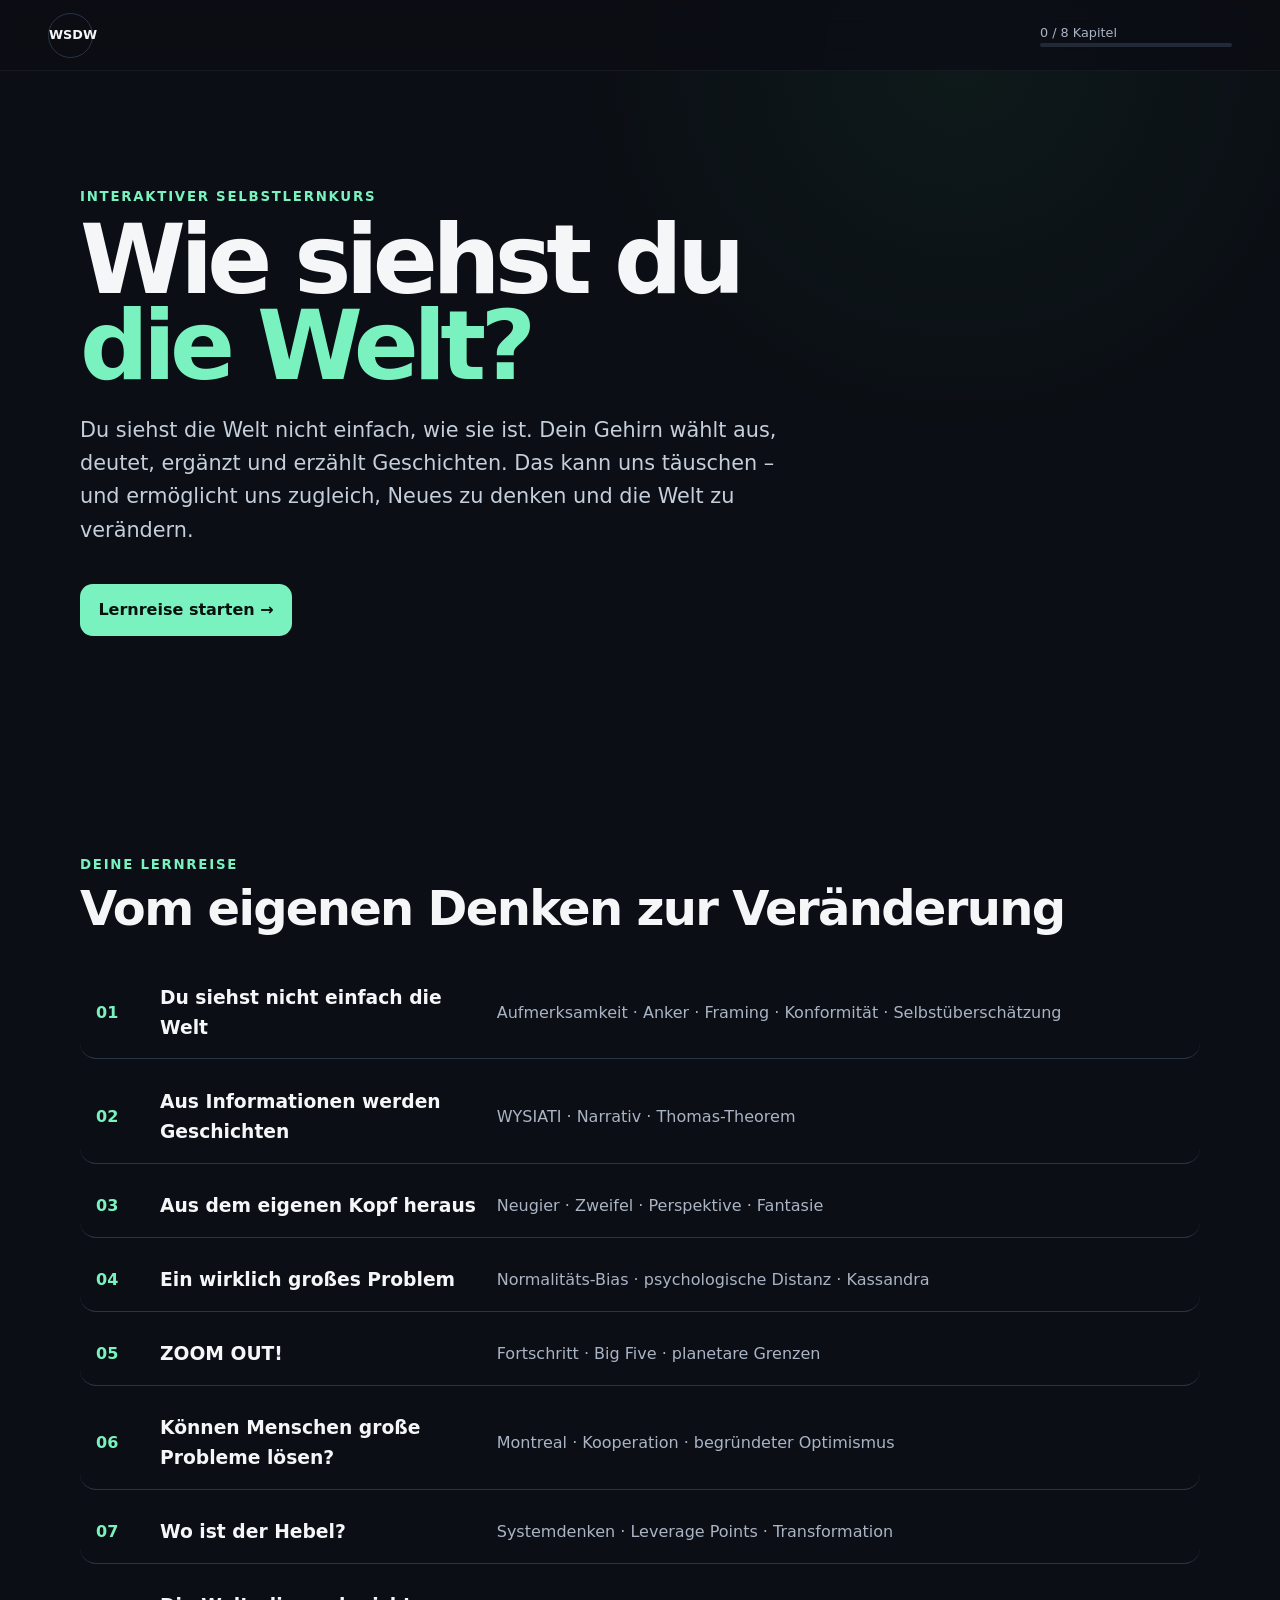
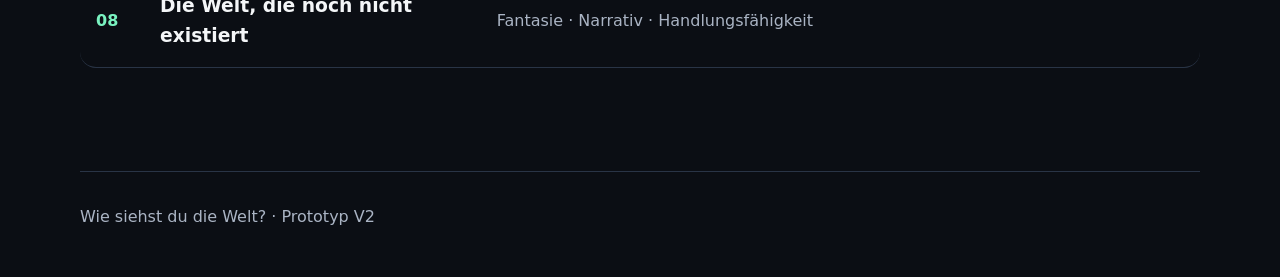
<file: index.html>
<!doctype html><html lang="de"><head><meta charset="utf-8"><meta name="viewport" content="width=device-width,initial-scale=1"><title>Wie siehst du die Welt?</title><link rel="stylesheet" href="css/style.css"><style>
.journey-map{gap:.7rem}
.journey-link{display:block;border-radius:1rem}
.journey-link article,.journey-future{
  border-radius:1rem;
  transition:transform .18s ease,border-color .18s ease,background .18s ease,box-shadow .18s ease;
}
.journey-link:hover article,.journey-link:focus-visible article{
  transform:translateY(-3px);
  border-color:var(--a);
  background:#79f2c00b;
  box-shadow:0 .8rem 2rem #0000002b;
}
.journey-link:focus-visible{outline:none}
.journey-future:hover{
  transform:translateY(-2px);
  background:#ffffff025;
}
@media(prefers-reduced-motion:reduce){
  .journey-link article,.journey-future{transition:none}
  .journey-link:hover article,.journey-future:hover{transform:none}
}
</style></head><body><header><a class="logo" href="index.html">WSDW</a><div><span id="pt">0 / 8 Kapitel</span><div class="bar"><i id="pf"></i></div></div></header><main><section class="lessonhero"><small>INTERAKTIVER SELBSTLERNKURS</small><h1>Wie siehst du <em>die Welt?</em></h1><p>Du siehst die Welt nicht einfach, wie sie ist. Dein Gehirn wählt aus, deutet, ergänzt und erzählt Geschichten. Das kann uns täuschen – und ermöglicht uns zugleich, Neues zu denken und die Welt zu verändern.</p><a class="btn" href="01-denken.html">Lernreise starten →</a></section><section><small>DEINE LERNREISE</small><h2>Vom eigenen Denken zur Veränderung</h2><div class="biasmap journey-map">
<a class="journey-link" href="01-denken.html"><article><span>01</span><h3>Du siehst nicht einfach die Welt</h3><p>Aufmerksamkeit · Anker · Framing · Konformität · Selbstüberschätzung</p></article></a>
<a class="journey-link" href="02-geschichten.html"><article><span>02</span><h3>Aus Informationen werden Geschichten</h3><p>WYSIATI · Narrativ · Thomas-Theorem</p></article></a>
<a class="journey-link" href="03-denkwerkzeuge.html"><article><span>03</span><h3>Aus dem eigenen Kopf heraus</h3><p>Neugier · Zweifel · Perspektive · Fantasie</p></article></a>
<a class="journey-link" href="04-grosse-probleme.html"><article><span>04</span><h3>Ein wirklich großes Problem</h3><p>Normalitäts-Bias · psychologische Distanz · Kassandra</p></article></a>
<a class="journey-link" href="05-zoom-out.html"><article><span>05</span><h3>ZOOM OUT!</h3><p>Fortschritt · Big Five · planetare Grenzen</p></article></a>
<a class="journey-link" href="06-probleme-loesen.html"><article><span>06</span><h3>Können Menschen große Probleme lösen?</h3><p>Montreal · Kooperation · begründeter Optimismus</p></article></a>
<a class="journey-link" href="07-hebel.html"><article><span>07</span><h3>Wo ist der Hebel?</h3><p>Systemdenken · Leverage Points · Transformation</p></article></a>
<a class="journey-link" href="08-zukunft.html"><article><span>08</span><h3>Die Welt, die noch nicht existiert</h3><p>Fantasie · Narrativ · Handlungsfähigkeit</p></article></a>
</div></section></main><footer>Wie siehst du die Welt? · Prototyp V2</footer><script src="js/script.js"></script></body></html>
</file>
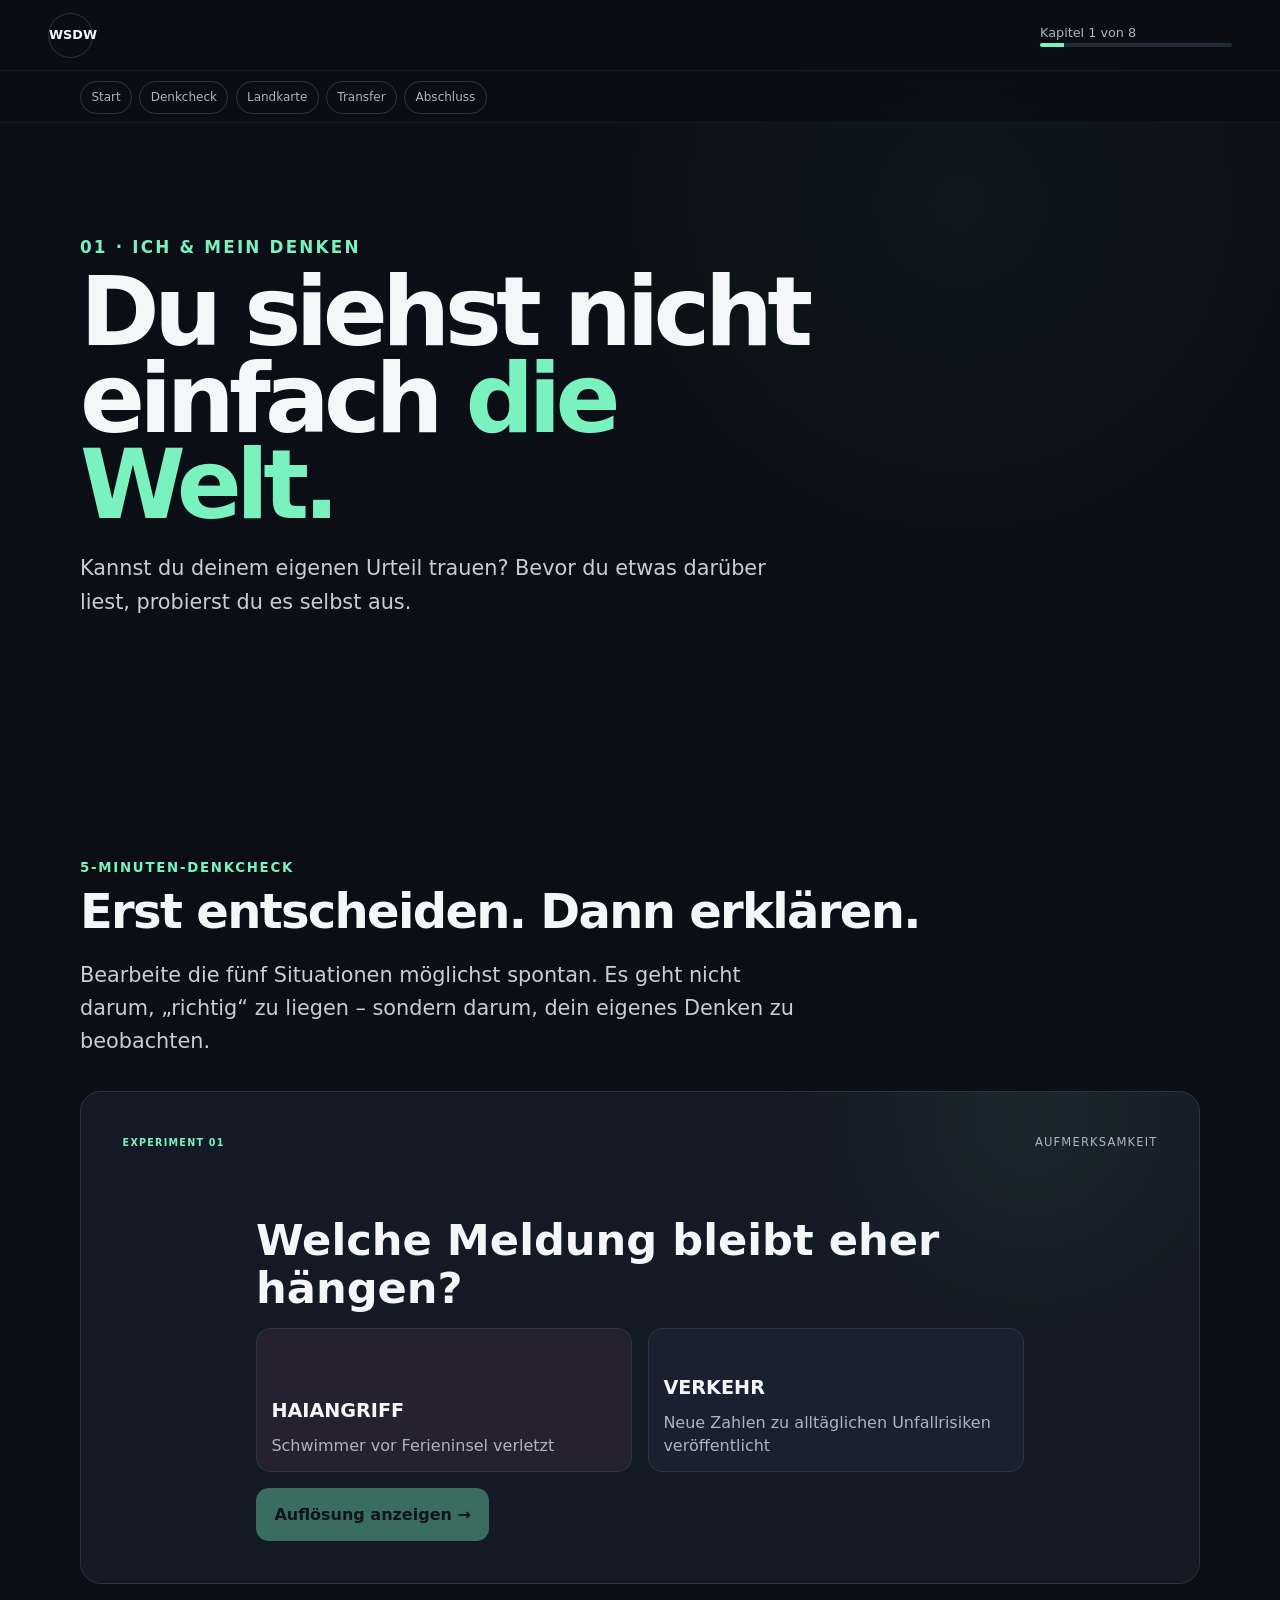
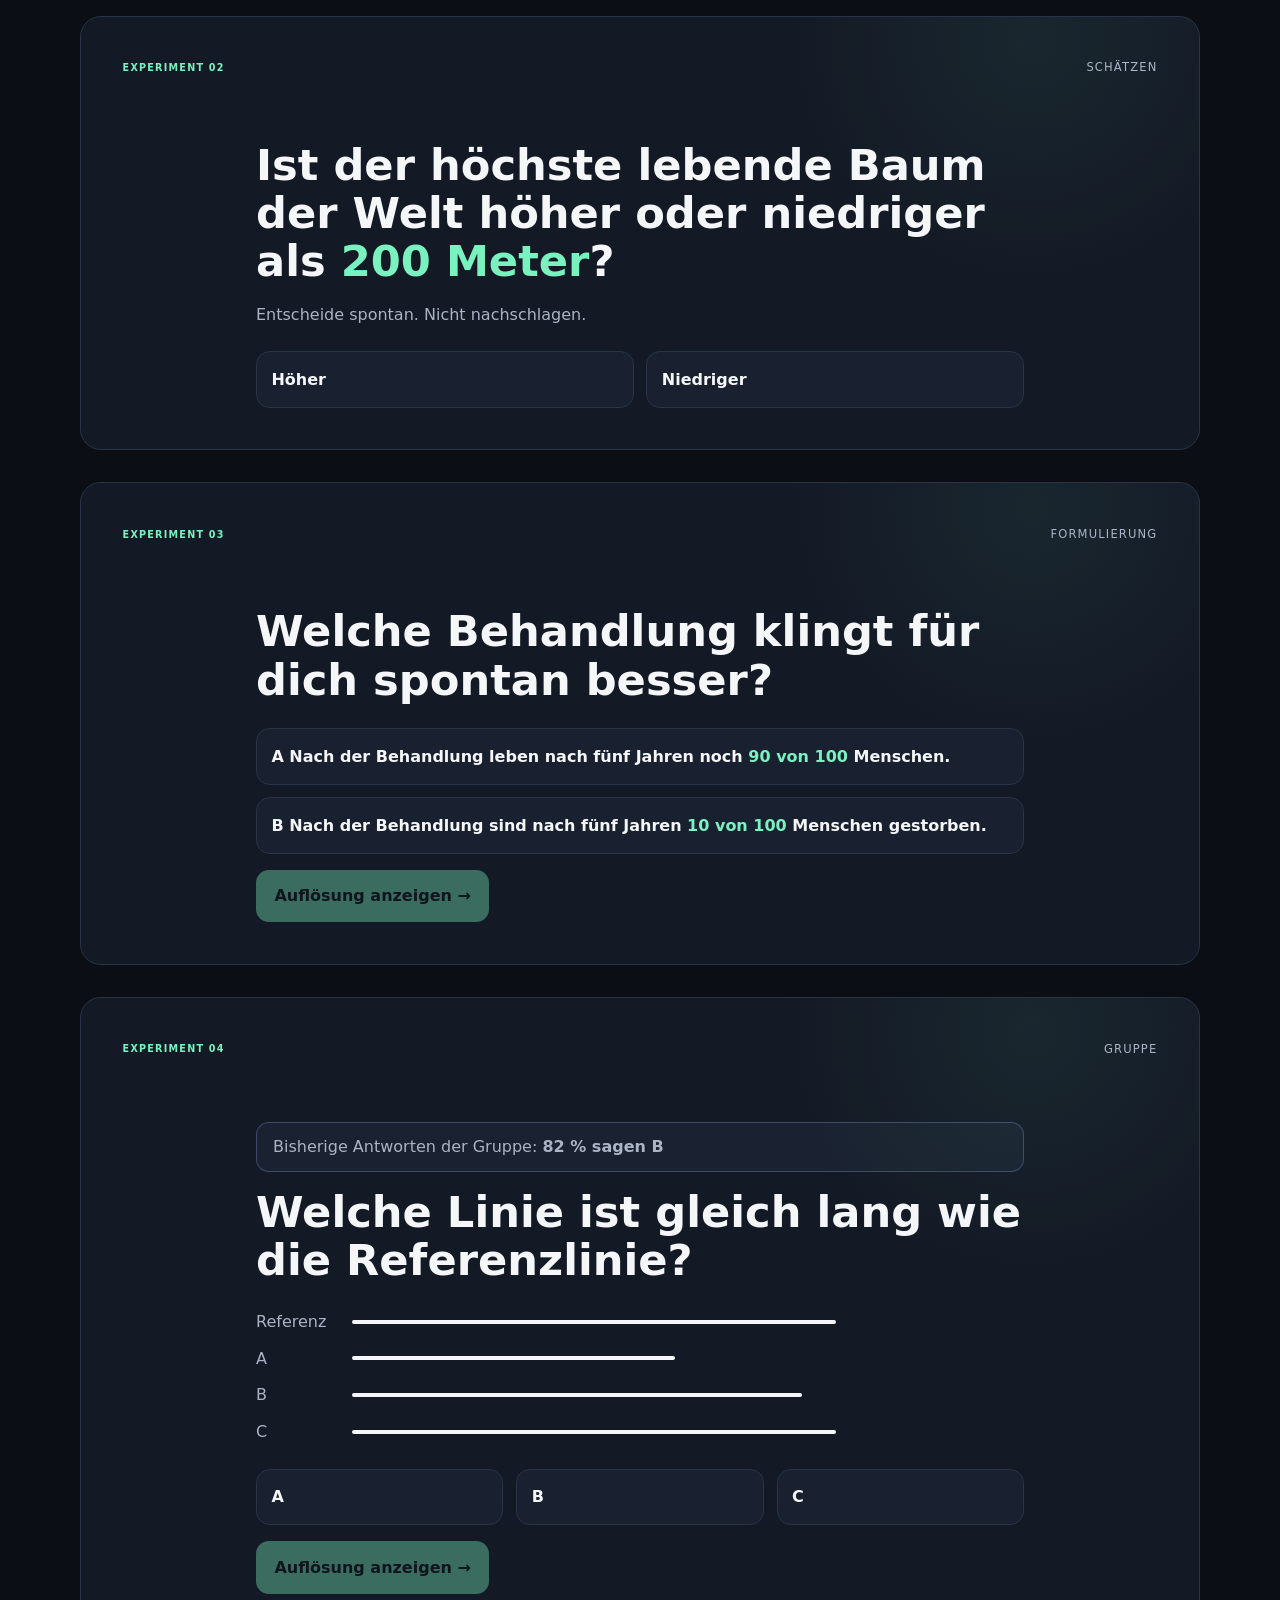
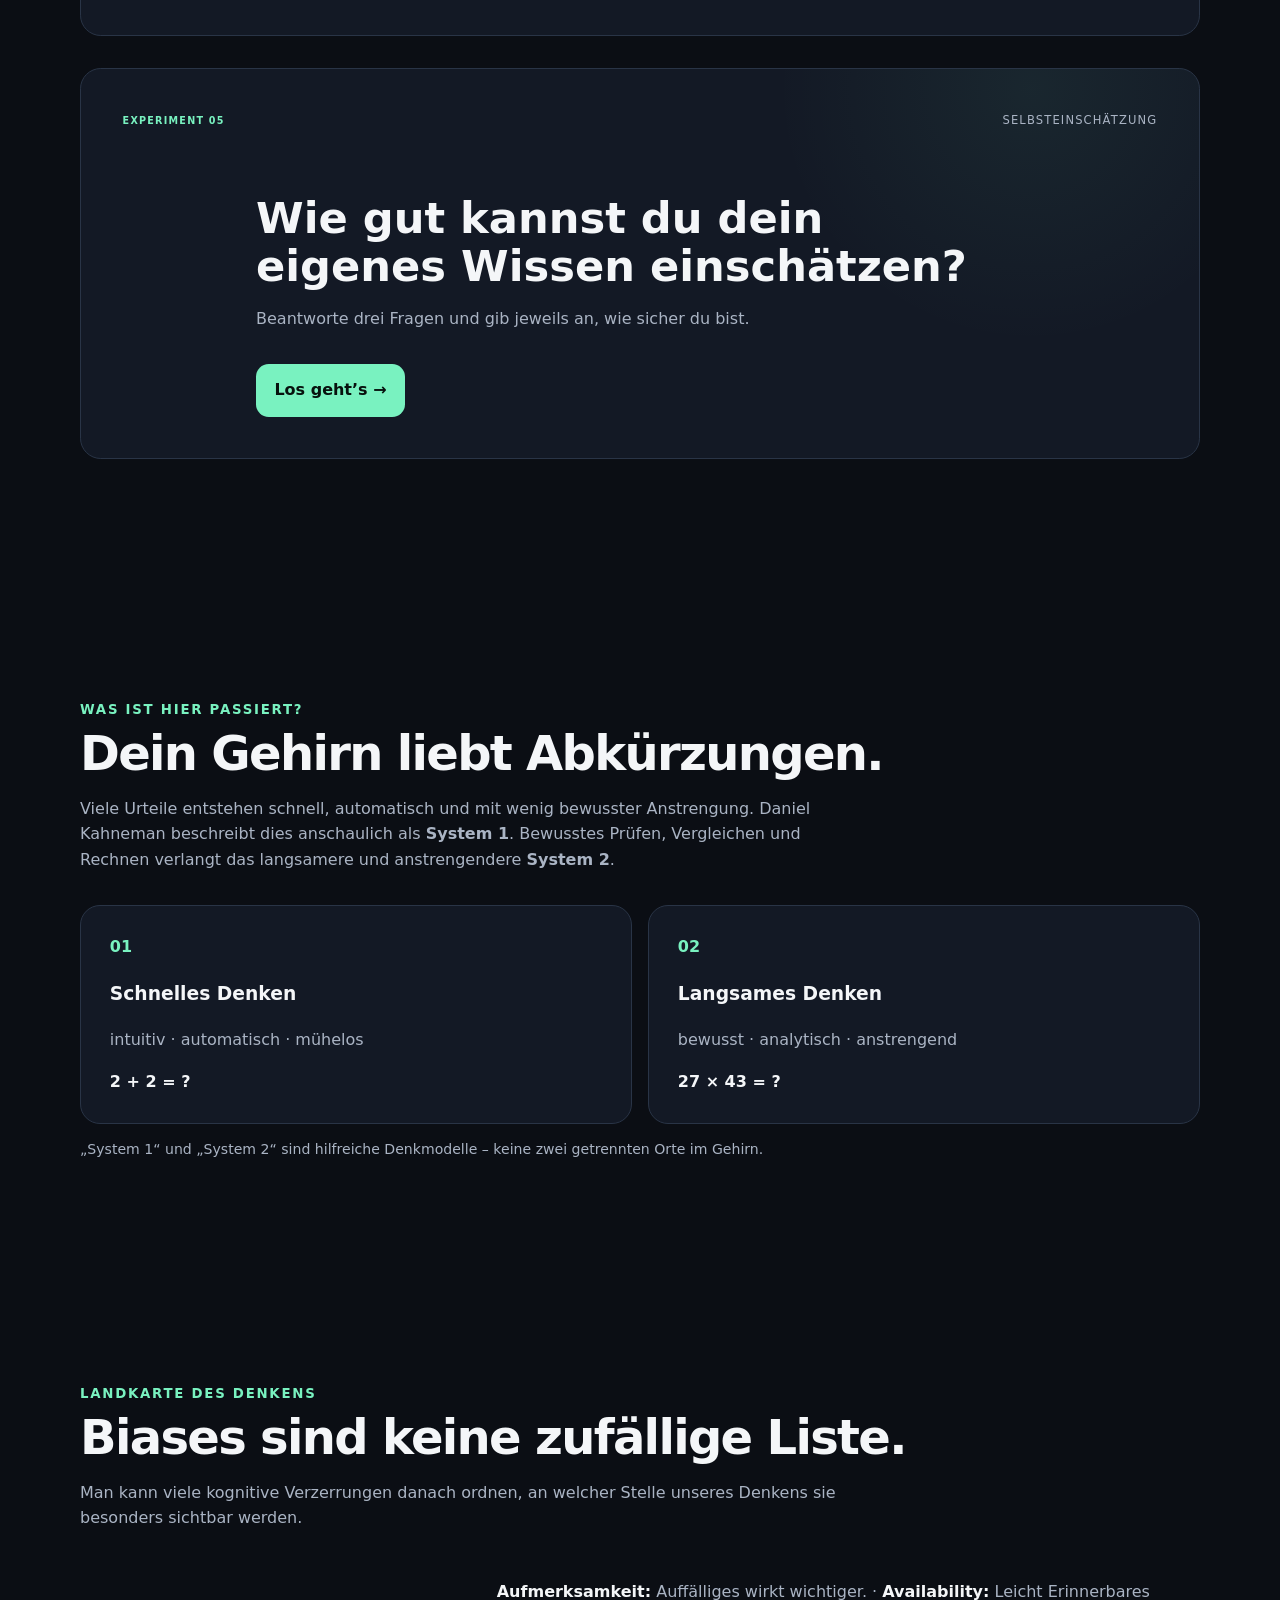
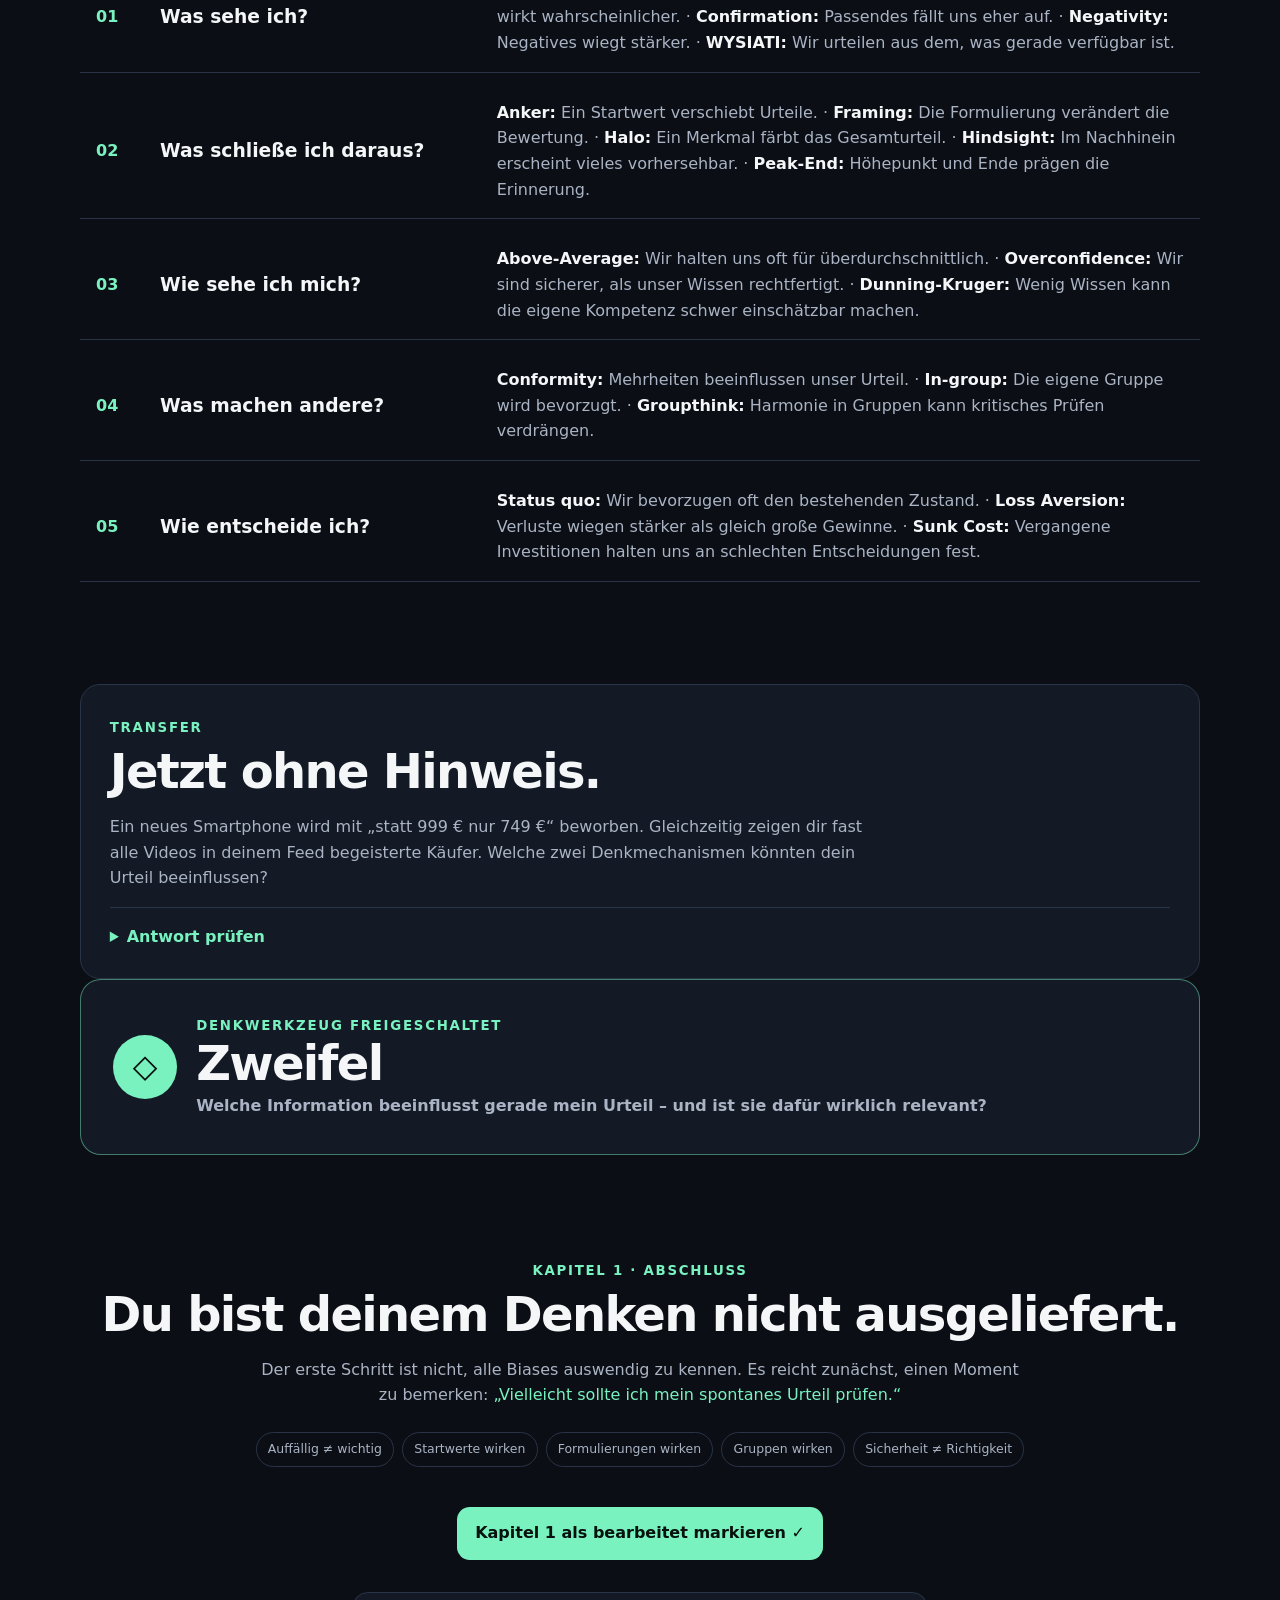
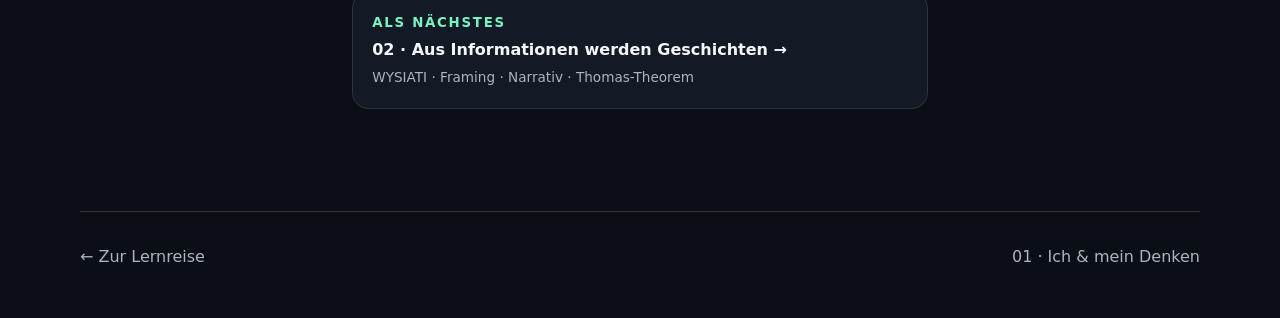
<file: 01-denken.html>
<!doctype html>
<html lang="de">
<head>
<meta charset="utf-8"><meta name="viewport" content="width=device-width,initial-scale=1">
<meta name="theme-color" content="#0b0e14">
<title>01 · Du siehst nicht einfach die Welt</title>
<link rel="stylesheet" href="css/style.css">
<style>
.next{transition:transform .18s ease,border-color .18s ease,background .18s ease}
.next:hover,.next:focus-visible{transform:translateY(-2px);border-color:var(--a);background:#79f2c00b;outline:none}
@media(prefers-reduced-motion:reduce){.next{transition:none}.next:hover{transform:none}}
</style></head>
<body>
<header>
  <a href="index.html" class="logo">WSDW</a>
  <div class="head-progress"><span>Kapitel 1 von 8</span><div class="bar"><i style="width:12.5%"></i></div></div>
</header>

<nav class="section-nav" aria-label="Kapitelabschnitte">
  <a href="#start">Start</a>
  <a href="#denkcheck">Denkcheck</a>
  <a href="#landkarte">Landkarte</a>
  <a href="#transfer">Transfer</a>
  <a href="#abschluss">Abschluss</a>
</nav>

<main>
<section class="lessonhero" id="start">
  <small style="font-size:clamp(.88rem,1.6vw,1.05rem)">01 · ICH & MEIN DENKEN</small>
  <h1>Du siehst nicht einfach <em>die Welt.</em></h1>
  <p>Kannst du deinem eigenen Urteil trauen? Bevor du etwas darüber liest, probierst du es selbst aus.</p>
</section>

<section id="denkcheck">
  <small>5-MINUTEN-DENKCHECK</small>
  <h2>Erst entscheiden. Dann erklären.</h2>
  <p class="intro">Bearbeite die fünf Situationen möglichst spontan. Es geht nicht darum, „richtig“ zu liegen – sondern darum, dein eigenes Denken zu beobachten.</p>

  <article class="experiment" data-exp="attention">
    <div class="exphead"><small>EXPERIMENT 01</small><span>AUFMERKSAMKEIT</span></div>
    <div class="step on">
      <h3>Welche Meldung bleibt eher hängen?</h3>
      <div class="news-grid">
        <button class="news choice" data-pick="dramatic"><b>HAIANGRIFF</b><span>Schwimmer vor Ferieninsel verletzt</span></button>
        <button class="news choice" data-pick="plain"><b>VERKEHR</b><span>Neue Zahlen zu alltäglichen Unfallrisiken veröffentlicht</span></button>
      </div><button class="btn reveal-btn" disabled>Auflösung anzeigen →</button>
    </div>
    <div class="reveal">
      <p class="tag">AUFLÖSUNG</p><h3>Was auffällt, bekommt mehr Gewicht.</h3>
      <p>Ungewöhnliche, emotionale oder bildhafte Informationen ziehen Aufmerksamkeit an. Dadurch können sie wichtiger oder wahrscheinlicher wirken, als sie tatsächlich sind.</p>
      <div class="term"><span>Fachbegriff: <strong>Salience Bias (Aufmerksamkeits-Bias)</strong></span></div>
      <blockquote><b>Merksatz:</b> Auffällig ≠ wichtig.</blockquote>
    </div>
  </article>

  <article class="experiment" data-exp="anchor">
    <div class="exphead"><small>EXPERIMENT 02</small><span>SCHÄTZEN</span></div>
    <div class="step on anchor-q">
      <h3>Ist der höchste lebende Baum der Welt höher oder niedriger als <em>200 Meter</em>?</h3>
      <p>Entscheide spontan. Nicht nachschlagen.</p>
      <div class="choices"><button class="choice">Höher</button><button class="choice">Niedriger</button></div>
    </div>
    <div class="step anchor-est">
      <h3>Wie hoch ist er deiner Schätzung nach?</h3>
      <div class="estimate"><input type="number" inputmode="numeric" placeholder="z. B. 150"><span>Meter</span></div>
      <button class="btn anchor-go">Auflösung anzeigen →</button>
    </div>
    <div class="reveal anchor-reveal">
      <p class="tag">AUFLÖSUNG</p><h3>Die erste Zahl bleibt im Kopf.</h3>
      <p>Hyperion, der höchste bekannte lebende Baum, ist rund 116 Meter hoch. Die 200 Meter waren für die Sachfrage unnötig, können aber die anschließende Schätzung beeinflussen.</p>
      <div class="term"><span>Fachbegriff: <strong>Anchoring Bias (Ankereffekt)</strong></span></div>
      <blockquote><b>Merksatz:</b> Ein Startwert kann spätere Urteile verschieben.</blockquote>
    </div>
  </article>

  <article class="experiment" data-exp="frame">
    <div class="exphead"><small>EXPERIMENT 03</small><span>FORMULIERUNG</span></div>
    <div class="step on">
      <h3>Welche Behandlung klingt für dich spontan besser?</h3>
      <div class="choices vertical">
        <button class="choice"><b>A</b> Nach der Behandlung leben nach fünf Jahren noch <em>90 von 100</em> Menschen.</button>
        <button class="choice"><b>B</b> Nach der Behandlung sind nach fünf Jahren <em>10 von 100</em> Menschen gestorben.</button>
      </div><button class="btn reveal-btn" disabled>Auflösung anzeigen →</button>
    </div>
    <div class="reveal">
      <p class="tag">AUFLÖSUNG</p><h3>Die Fakten waren identisch.</h3>
      <p>90 % Überleben und 10 % Sterblichkeit beschreiben denselben Sachverhalt. Trotzdem kann die Formulierung unsere Bewertung verändern.</p>
      <div class="term"><span>Fachbegriff: <strong>Framing Effect (Rahmungs-Effekt)</strong></span></div>
      <blockquote><b>Merksatz:</b> Gleiche Fakten können sich unterschiedlich anfühlen.</blockquote>
    </div>
  </article>

  <article class="experiment" data-exp="conformity">
    <div class="exphead"><small>EXPERIMENT 04</small><span>GRUPPE</span></div>
    <div class="step on">
      <p class="social-proof">Bisherige Antworten der Gruppe: <b>82 % sagen B</b></p>
      <h3>Welche Linie ist gleich lang wie die Referenzlinie?</h3>
      <div class="lines" aria-label="Linienvergleich">
        <div><span>Referenz</span><i><u style="width:72%"></u></i></div>
        <div><span>A</span><i><u style="width:48%"></u></i></div>
        <div><span>B</span><i><u style="width:67%"></u></i></div>
        <div><span>C</span><i><u style="width:72%"></u></i></div>
      </div>
      <div class="choices three"><button class="choice">A</button><button class="choice">B</button><button class="choice">C</button></div><button class="btn reveal-btn" disabled>Auflösung anzeigen →</button>
    </div>
    <div class="reveal">
      <p class="tag">AUFLÖSUNG</p><h3>C war gleich lang.</h3>
      <p>Die angeblichen „82 %“ waren Teil des Experiments. Mehrheitsmeinungen können unser Urteil beeinflussen – sogar bei einfachen Wahrnehmungsaufgaben. Das klassische Vorbild sind die Konformitätsexperimente von Solomon Asch.</p>
      <div class="term"><span>Fachbegriff: <strong>Conformity Bias (Konformitätseffekt)</strong></span></div>
      <blockquote><b>Merksatz:</b> Viele Stimmen machen eine Aussage nicht automatisch richtig.</blockquote>
    </div>
  </article>

  <article class="experiment" data-exp="confidence">
    <div class="exphead"><small>EXPERIMENT 05</small><span>SELBSTEINSCHÄTZUNG</span></div>
    <div class="confidence-intro">
      <h3>Wie gut kannst du dein eigenes Wissen einschätzen?</h3>
      <p>Beantworte drei Fragen und gib jeweils an, wie sicher du bist.</p>
      <button class="btn start-confidence">Los geht’s →</button>
    </div>
    <div class="confidence-quiz">
      <div class="q" data-correct="B">
        <p><b>1.</b> Welcher Planet ist der Sonne am nächsten?</p>
        <div class="mini-choices"><button>A · Venus</button><button>B · Merkur</button><button>C · Mars</button></div>
        <label>Wie sicher? <input type="range" min="50" max="100" value="75"><output>75 %</output></label>
      </div>
      <div class="q" data-correct="C">
        <p><b>2.</b> Welches Tier ist näher mit Vögeln verwandt?</p>
        <div class="mini-choices"><button>A · Eidechse</button><button>B · Schildkröte</button><button>C · Krokodil</button></div>
        <label>Wie sicher? <input type="range" min="50" max="100" value="75"><output>75 %</output></label>
      </div>
      <div class="q" data-correct="A">
        <p><b>3.</b> Was ist größer?</p>
        <div class="mini-choices"><button>A · Afrika</button><button>B · Grönland</button></div>
        <label>Wie sicher? <input type="range" min="50" max="100" value="75"><output>75 %</output></label>
      </div>
      <button class="btn confidence-go">Auflösung anzeigen →</button>
    </div>
    <div class="reveal confidence-reveal">
      <p class="tag">DEINE KALIBRIERUNG</p><h3><span id="score">–</span> richtig · Ø <span id="certainty">–</span> sicher</h3>
      <p>Menschen überschätzen häufig, wie zuverlässig ihr Wissen oder Urteil ist. Drei Fragen sind natürlich kein psychologischer Test – sie machen aber sichtbar, dass <em>Sicherheit</em> und <em>Richtigkeit</em> zwei verschiedene Dinge sind.</p>
      <div class="term"><span>Fachbegriff: <strong>Overconfidence Bias (Selbstüberschätzung)</strong></span></div>
      <blockquote><b>Merksatz:</b> Sich sicher fühlen ≠ sicher richtig liegen.</blockquote>
    </div>
  </article>
</section>

<section class="bridge">
  <small>WAS IST HIER PASSIERT?</small>
  <h2>Dein Gehirn liebt Abkürzungen.</h2>
  <p>Viele Urteile entstehen schnell, automatisch und mit wenig bewusster Anstrengung. Daniel Kahneman beschreibt dies anschaulich als <b>System 1</b>. Bewusstes Prüfen, Vergleichen und Rechnen verlangt das langsamere und anstrengendere <b>System 2</b>.</p>
  <div class="twocol">
    <article class="card"><b>01</b><h3>Schnelles Denken</h3><p>intuitiv · automatisch · mühelos</p><strong>2 + 2 = ?</strong></article>
    <article class="card"><b>02</b><h3>Langsames Denken</h3><p>bewusst · analytisch · anstrengend</p><strong>27 × 43 = ?</strong></article>
  </div>
  <p class="note">„System 1“ und „System 2“ sind hilfreiche Denkmodelle – keine zwei getrennten Orte im Gehirn.</p>
</section>

<section id="landkarte" class="map-section">
  <small>LANDKARTE DES DENKENS</small><h2>Biases sind keine zufällige Liste.</h2>
  <p>Man kann viele kognitive Verzerrungen danach ordnen, an welcher Stelle unseres Denkens sie besonders sichtbar werden.</p>
  <div class="biasmap">
    <article><span>01</span><h3>Was sehe ich?</h3><p><b>Aufmerksamkeit:</b> Auffälliges wirkt wichtiger. · <b>Availability:</b> Leicht Erinnerbares wirkt wahrscheinlicher. · <b>Confirmation:</b> Passendes fällt uns eher auf. · <b>Negativity:</b> Negatives wiegt stärker. · <b>WYSIATI:</b> Wir urteilen aus dem, was gerade verfügbar ist.</p></article>
    <article><span>02</span><h3>Was schließe ich daraus?</h3><p><b>Anker:</b> Ein Startwert verschiebt Urteile. · <b>Framing:</b> Die Formulierung verändert die Bewertung. · <b>Halo:</b> Ein Merkmal färbt das Gesamturteil. · <b>Hindsight:</b> Im Nachhinein erscheint vieles vorhersehbar. · <b>Peak-End:</b> Höhepunkt und Ende prägen die Erinnerung.</p></article>
    <article><span>03</span><h3>Wie sehe ich mich?</h3><p><b>Above-Average:</b> Wir halten uns oft für überdurchschnittlich. · <b>Overconfidence:</b> Wir sind sicherer, als unser Wissen rechtfertigt. · <b>Dunning-Kruger:</b> Wenig Wissen kann die eigene Kompetenz schwer einschätzbar machen.</p></article>
    <article><span>04</span><h3>Was machen andere?</h3><p><b>Conformity:</b> Mehrheiten beeinflussen unser Urteil. · <b>In-group:</b> Die eigene Gruppe wird bevorzugt. · <b>Groupthink:</b> Harmonie in Gruppen kann kritisches Prüfen verdrängen.</p></article>
    <article><span>05</span><h3>Wie entscheide ich?</h3><p><b>Status quo:</b> Wir bevorzugen oft den bestehenden Zustand. · <b>Loss Aversion:</b> Verluste wiegen stärker als gleich große Gewinne. · <b>Sunk Cost:</b> Vergangene Investitionen halten uns an schlechten Entscheidungen fest.</p></article>
  </div>
</section>

<section id="transfer" class="panel">
  <small>TRANSFER</small><h2>Jetzt ohne Hinweis.</h2>
  <p>Ein neues Smartphone wird mit „statt 999 € nur 749 €“ beworben. Gleichzeitig zeigen dir fast alle Videos in deinem Feed begeisterte Käufer. Welche zwei Denkmechanismen könnten dein Urteil beeinflussen?</p>
  <details><summary>Antwort prüfen</summary><p><b>Ankereffekt:</b> 999 € wird zum Vergleichswert. <b>Konformitätseffekt:</b> Die scheinbare Mehrheit kann das eigene Urteil verschieben. Zusätzlich wäre auch selektive Aufmerksamkeit denkbar.</p></details>
</section>

<section class="unlock">
  <b>◇</b><div><small>DENKWERKZEUG FREIGESCHALTET</small><h2>Zweifel</h2><p><strong>Welche Information beeinflusst gerade mein Urteil – und ist sie dafür wirklich relevant?</strong></p></div>
</section>

<section id="abschluss" class="end">
  <small>KAPITEL 1 · ABSCHLUSS</small>
  <h2>Du bist deinem Denken nicht ausgeliefert.</h2>
  <p>Der erste Schritt ist nicht, alle Biases auswendig zu kennen. Es reicht zunächst, einen Moment zu bemerken: <em>„Vielleicht sollte ich mein spontanes Urteil prüfen.“</em></p>
  <div class="takeaways"><span>Auffällig ≠ wichtig</span><span>Startwerte wirken</span><span>Formulierungen wirken</span><span>Gruppen wirken</span><span>Sicherheit ≠ Richtigkeit</span></div>
  <button class="btn" id="done">Kapitel 1 als bearbeitet markieren ✓</button>
  <a class="next" href="02-geschichten.html"><small>ALS NÄCHSTES</small><strong>02 · Aus Informationen werden Geschichten →</strong><span>WYSIATI · Framing · Narrativ · Thomas-Theorem</span></a>
</section>
</main>
<footer><a href="index.html">← Zur Lernreise</a><span>01 · Ich & mein Denken</span></footer>
<script src="js/script.js"></script>
</body></html>
</file>
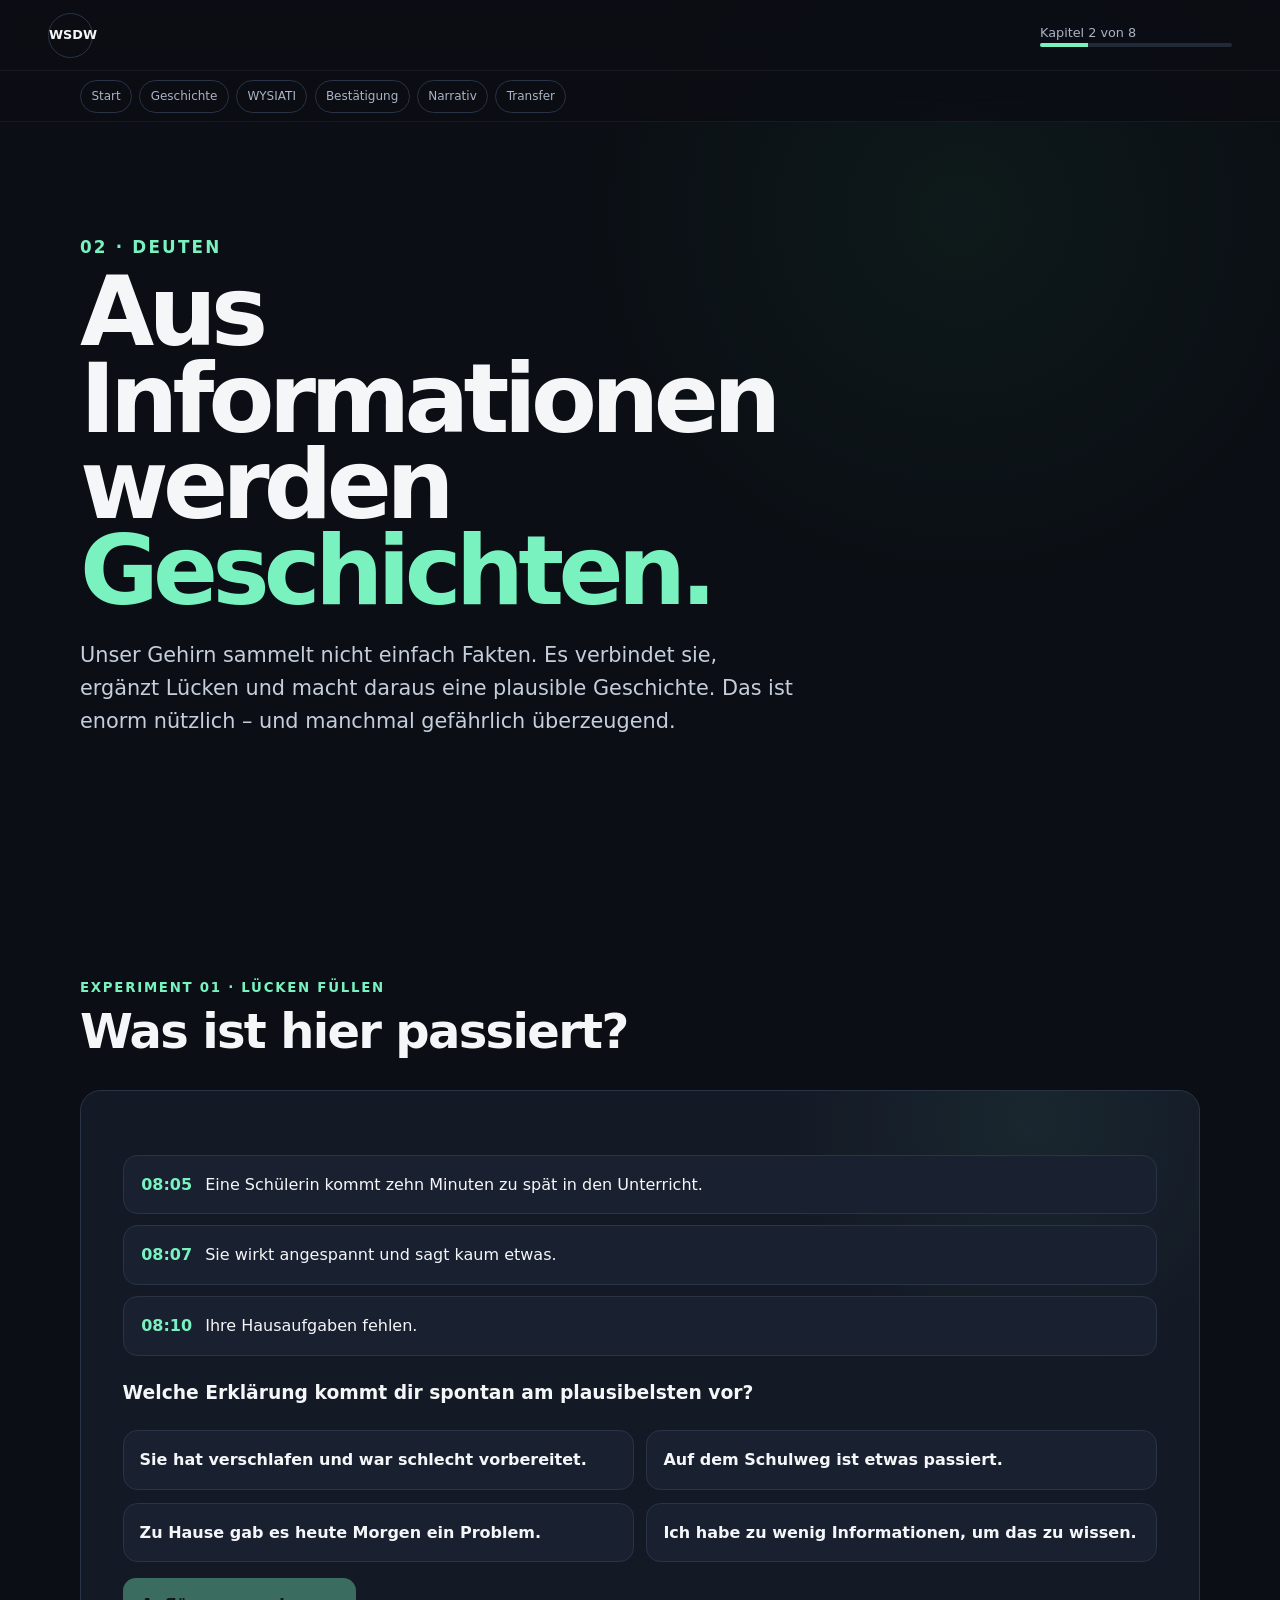
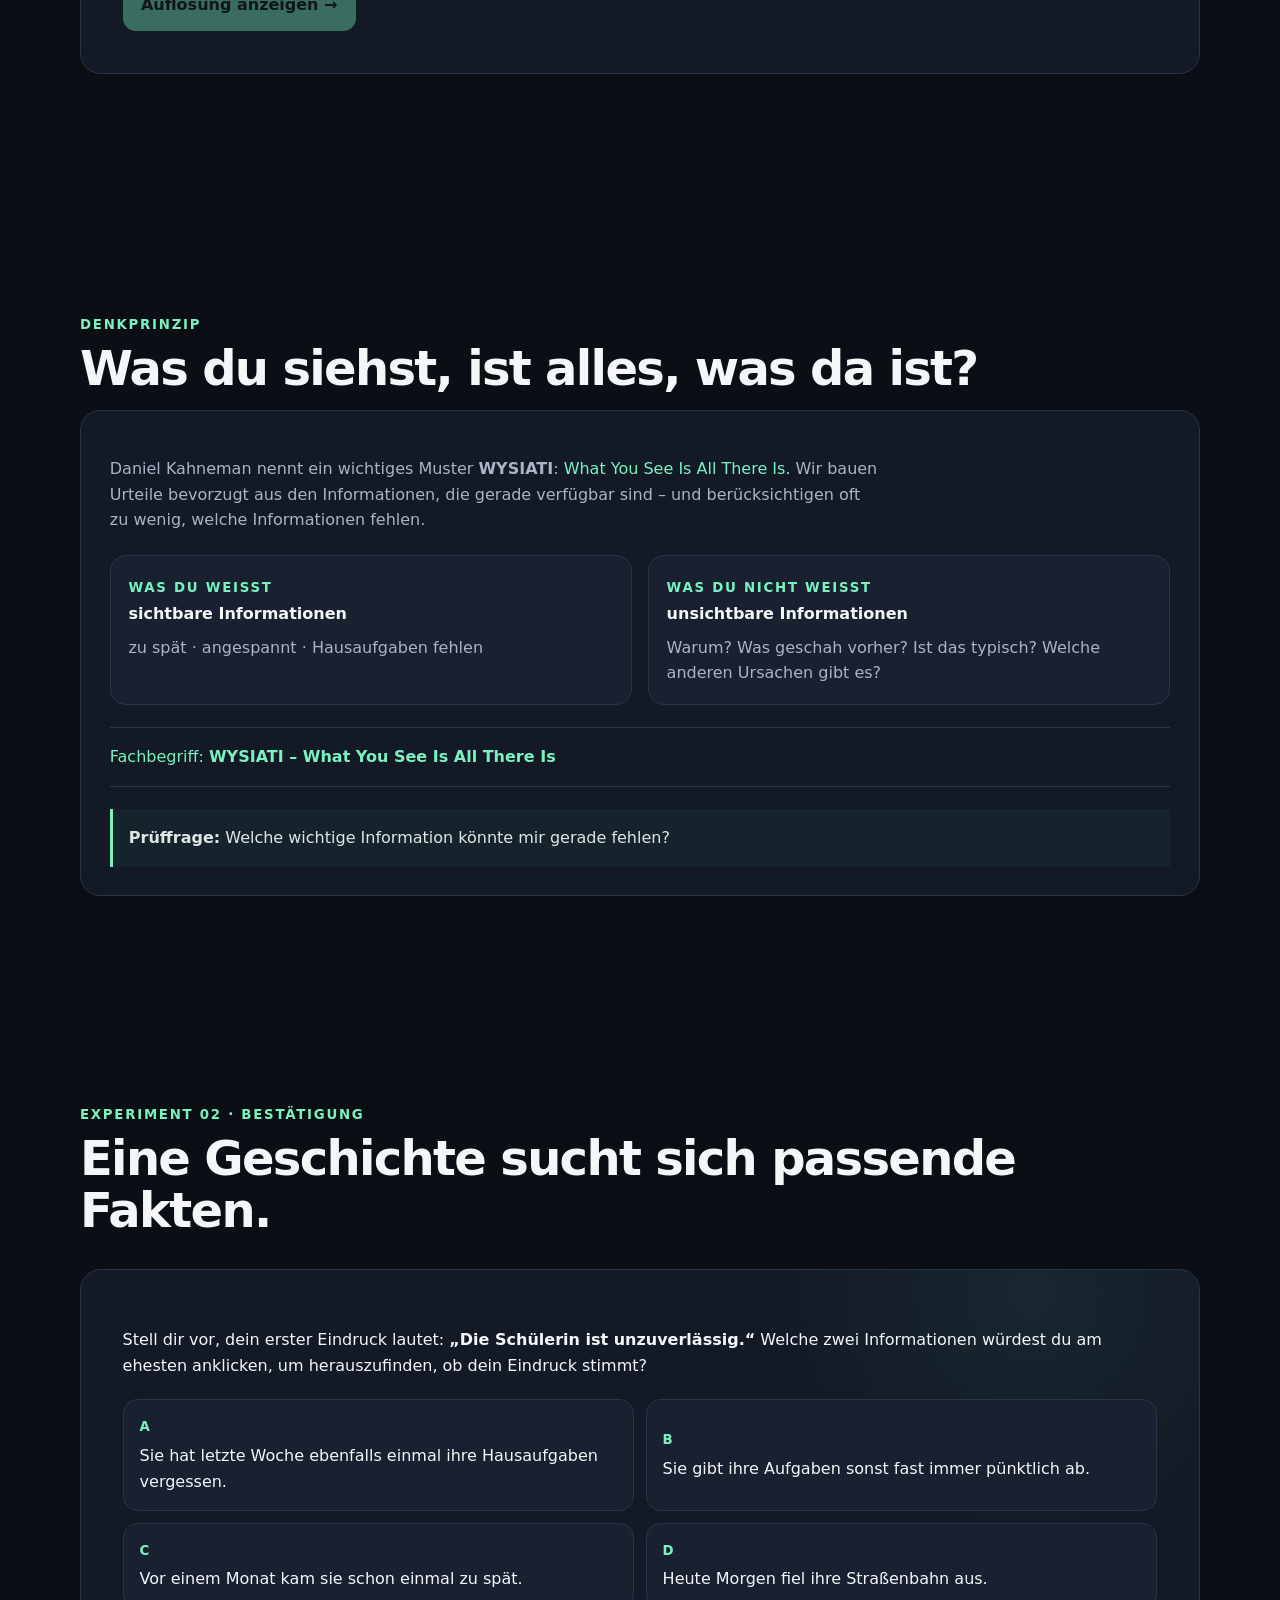
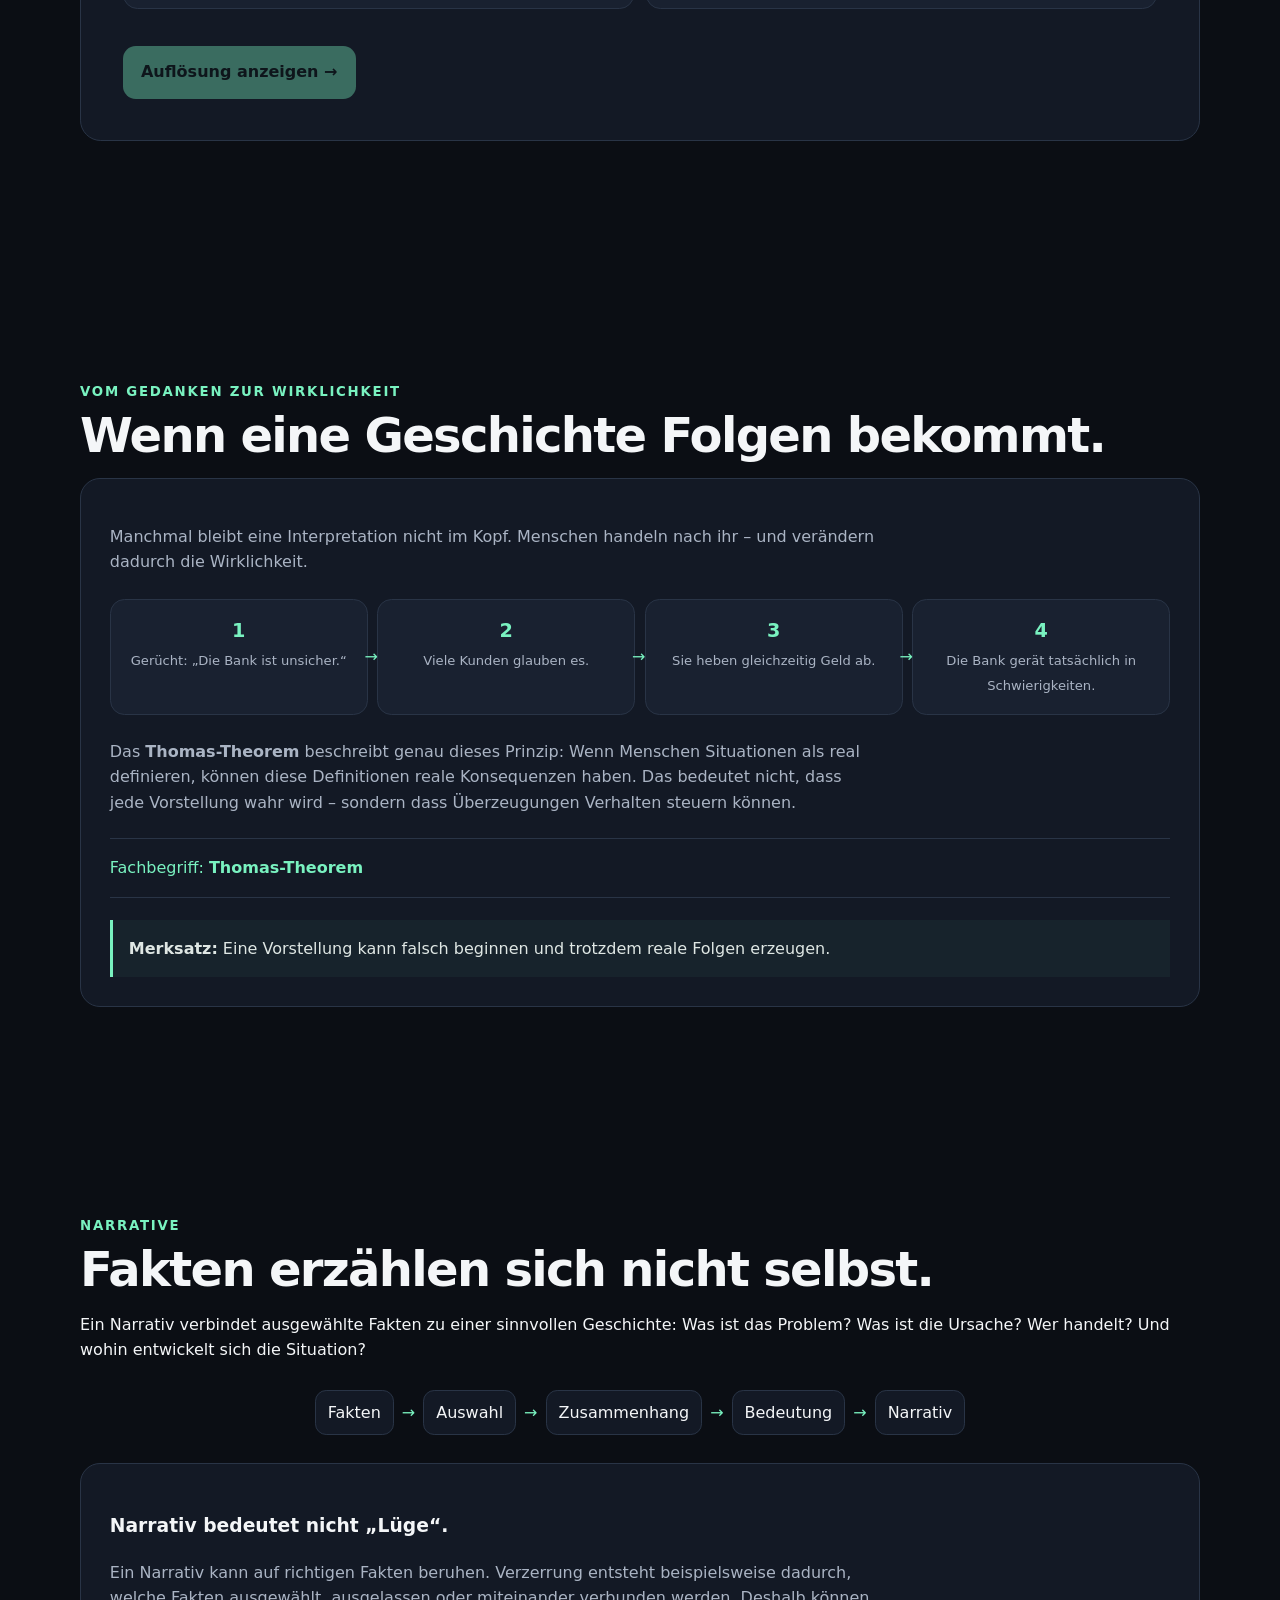
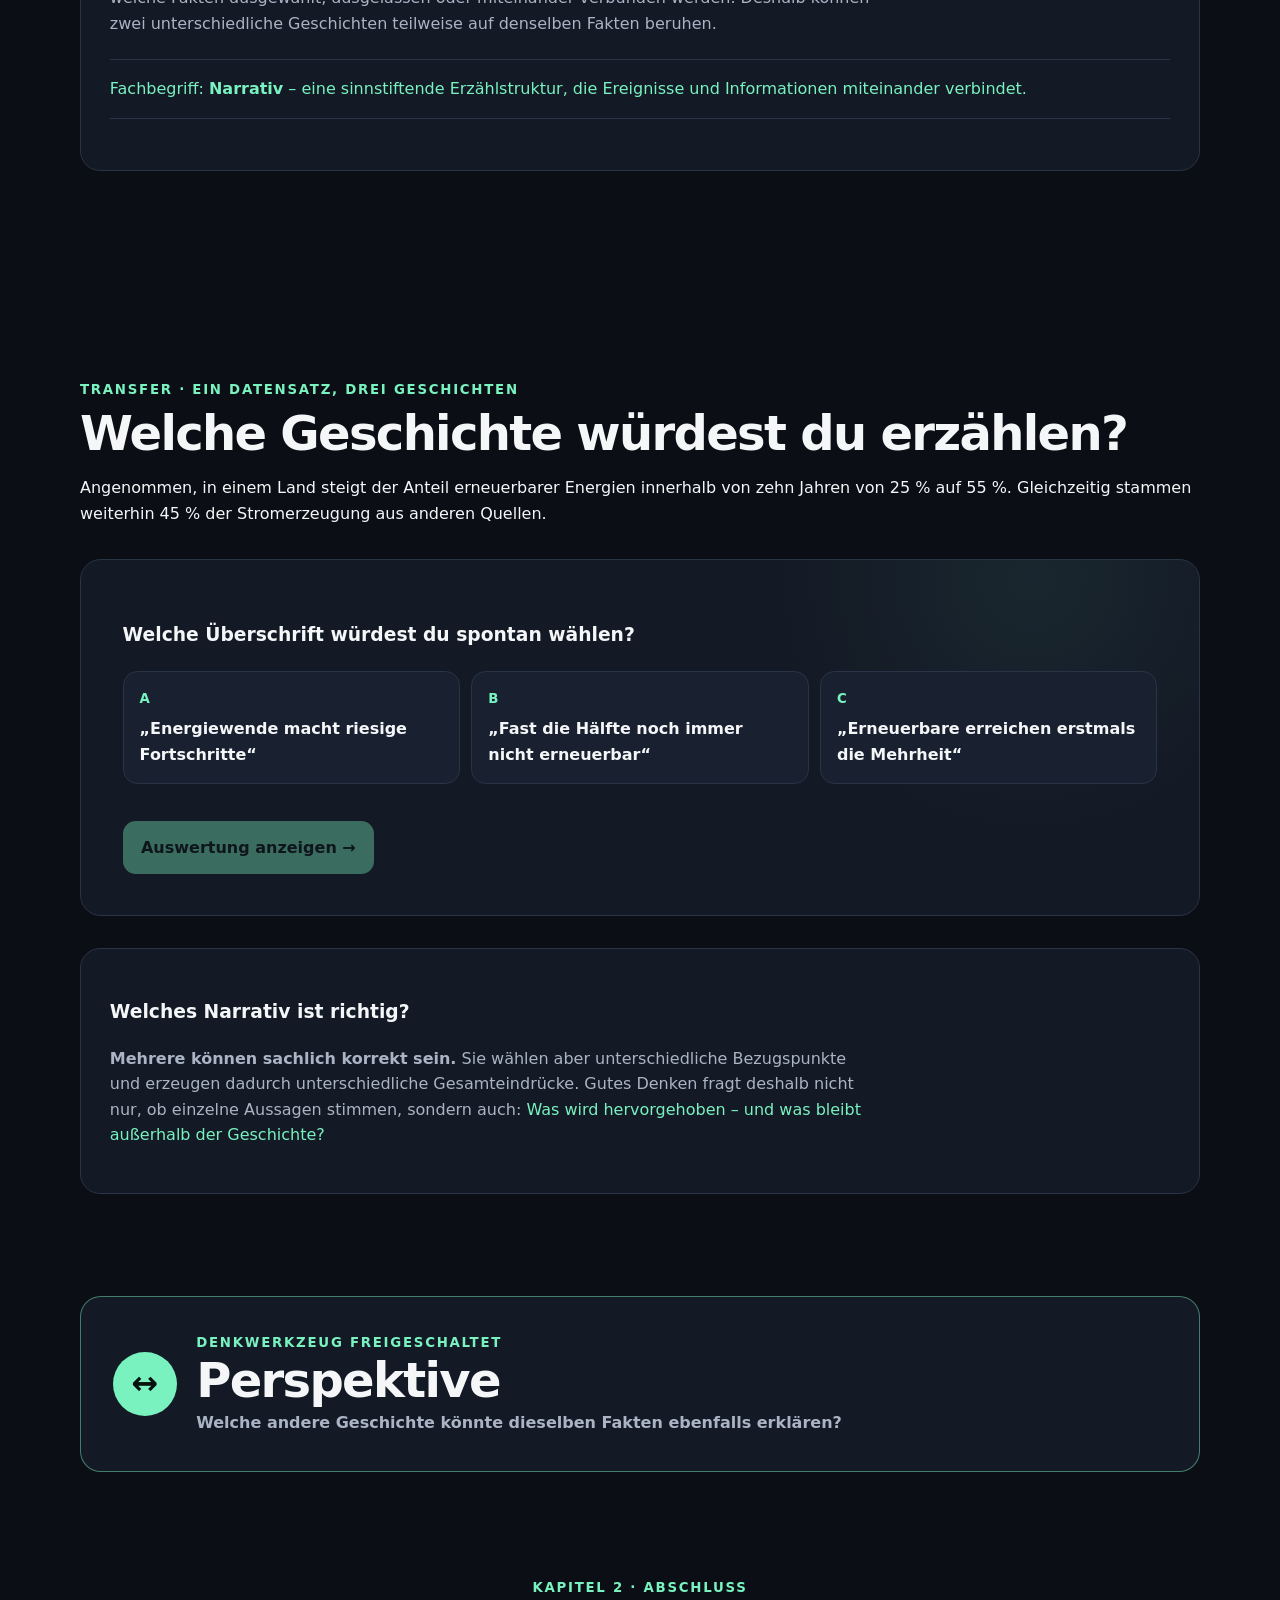
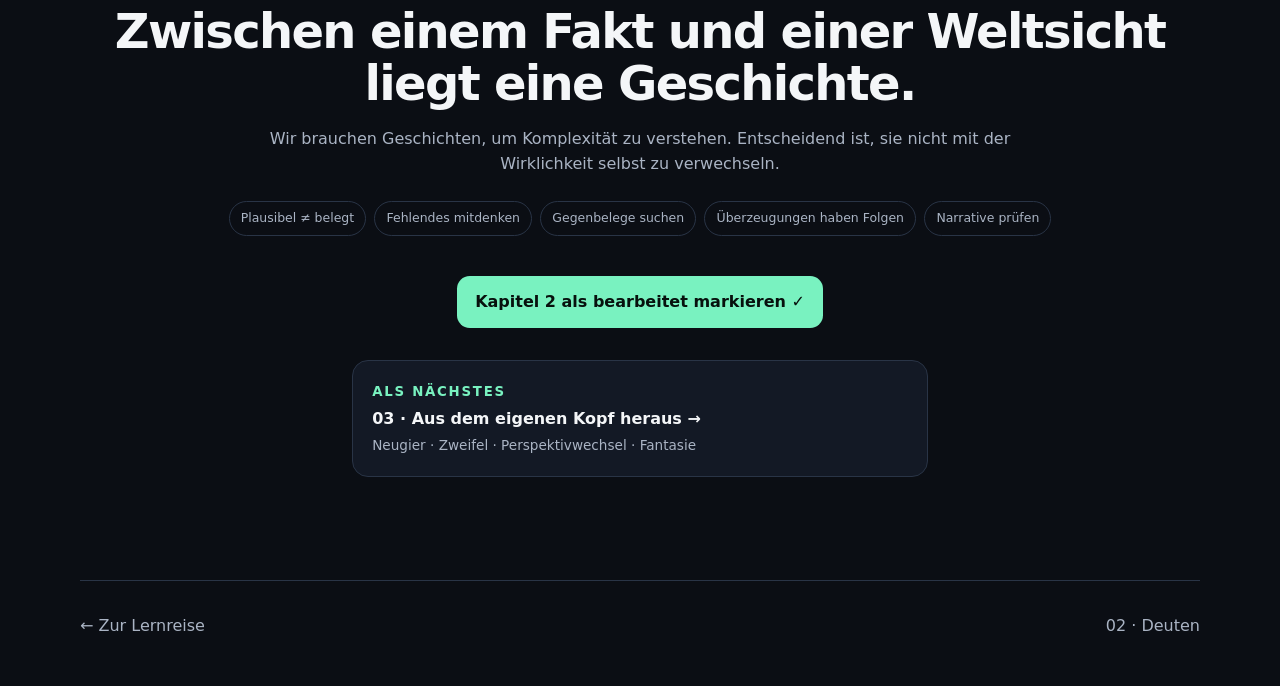
<file: 02-geschichten.html>
<!doctype html>
<html lang="de">
<head>
<meta charset="utf-8">
<meta name="viewport" content="width=device-width,initial-scale=1">
<meta name="theme-color" content="#0b0e14">
<title>02 · Aus Informationen werden Geschichten</title>
<link rel="stylesheet" href="css/style.css">
<style>
/* Kapitel 2 – Ergänzungen; Grundlayout bleibt identisch zu Kapitel 1 */
.k2-nav{position:sticky;top:4.45rem;z-index:9;display:flex;gap:.45rem;overflow:auto;padding:.55rem max(4%,calc((100% - 70rem)/2));background:#0b0e14e8;backdrop-filter:blur(12px);border-bottom:1px solid #ffffff0d;scrollbar-width:none}
.k2-nav a{white-space:nowrap;padding:.35rem .65rem;border:1px solid var(--line);border-radius:99rem;color:var(--mut);font-size:.75rem}
.k2-nav a:hover{color:var(--txt);border-color:var(--a)}
.k2-label{font-size:clamp(.88rem,1.6vw,1.05rem)}
.story-clues{display:grid;gap:.7rem;margin:1.4rem 0}
.story-clues div{padding:1rem 1.1rem;background:var(--s2);border:1px solid var(--line);border-radius:.9rem}
.story-clues b{color:var(--a);margin-right:.5rem}
.story-options{display:grid;grid-template-columns:repeat(2,1fr);gap:.8rem;margin-top:1.4rem}
.story-options button,.evidence-card,.narrative-card{padding:1rem;background:var(--s2);border:1px solid var(--line);border-radius:.9rem;color:var(--txt);text-align:left}
.story-options button{cursor:pointer;font:inherit;font-weight:700}
.story-options button:hover,.story-options button:focus-visible,.evidence-card.selectable:hover,.evidence-card.selectable:focus-visible{outline:none;border-color:var(--a)}
.story-options button.selected,.evidence-card.selected{border-color:var(--a);background:#79f2c012}
.k2-action:disabled{opacity:.38;cursor:not-allowed}
.k2-reveal{display:none;max-width:48rem;margin:1.5rem auto 0}
.k2-reveal.on{display:block}
.k2-term{padding:1rem 0;border-block:1px solid var(--line);margin:1.4rem 0;color:var(--a)}
.k2-term strong{color:var(--a)}
.missing-grid{display:grid;grid-template-columns:1fr 1fr;gap:1rem;margin:1.4rem 0}
.missing-grid article{padding:1.1rem;border:1px solid var(--line);border-radius:1rem;background:var(--s2)}
.missing-grid h4{margin:.1rem 0 .5rem}
.missing-grid p{margin:0;color:var(--mut)}
.confirm-grid{display:grid;grid-template-columns:repeat(2,1fr);gap:.7rem;margin:1.3rem 0}
.evidence-card{cursor:pointer;font:inherit}
.evidence-card small{display:block;margin-bottom:.35rem}
.bankrun{display:grid;grid-template-columns:repeat(4,1fr);gap:.6rem;margin:1.5rem 0}
.bankrun div{position:relative;padding:1rem .8rem;background:var(--s2);border:1px solid var(--line);border-radius:.9rem;text-align:center}
.bankrun div:not(:last-child)::after{content:"→";position:absolute;right:-.7rem;top:50%;transform:translateY(-50%);color:var(--a);z-index:2}
.bankrun b{display:block;color:var(--a);font-size:1.2rem}
.bankrun span{font-size:.82rem;color:var(--mut)}
.narratives{display:grid;grid-template-columns:1fr 1fr;gap:1rem;margin:1.5rem 0}
.narrative-card h4{font-size:1.15rem;margin:.1rem 0 .7rem}
.narrative-card p{color:var(--mut);margin:.5rem 0}
.narrative-card .facts{padding-top:.8rem;border-top:1px solid var(--line);font-size:.88rem}
.chain{display:flex;align-items:center;justify-content:center;flex-wrap:wrap;gap:.5rem;margin:1.7rem 0}
.chain span{padding:.55rem .75rem;border:1px solid var(--line);border-radius:.7rem;background:var(--s)}
.chain i{font-style:normal;color:var(--a)}
.perspective-box{display:grid;grid-template-columns:auto 1fr;gap:1.2rem;align-items:center;padding:clamp(1.2rem,3vw,2rem);border:1px solid #79f2c077;border-radius:1.3rem;background:var(--s)}
.perspective-box>b{display:grid;place-items:center;width:4rem;aspect-ratio:1;border-radius:50%;background:var(--a);color:#07110d;font-size:2rem}
.perspective-box h2{margin:0}
.perspective-box p{color:var(--mut);margin:.2rem 0}
@media(max-width:40rem){
 .k2-nav{top:4.4rem}
 .story-options,.missing-grid,.confirm-grid,.narratives{grid-template-columns:1fr}
 .bankrun{grid-template-columns:1fr}
 .bankrun div:not(:last-child)::after{content:"↓";right:50%;top:auto;bottom:-1.05rem;transform:translateX(50%)}
}

/* Interaktiver Narrativ-Transfer */
.headline-options{display:grid;grid-template-columns:repeat(3,1fr);gap:.7rem;margin:1.3rem 0}.headline-options button,.info-options button{padding:1rem;background:var(--s2);border:1px solid var(--line);border-radius:.9rem;color:var(--txt);font:inherit;text-align:left;cursor:pointer}.headline-options button small{display:block;margin-bottom:.45rem}.headline-options button:hover,.headline-options button:focus-visible,.info-options button:hover,.info-options button:focus-visible{outline:none;border-color:var(--a)}.headline-options button.selected,.info-options button.selected{border-color:var(--a);background:#79f2c012}.narrative-first:disabled{opacity:.38;cursor:not-allowed}.narrative-stage2,.narrative-final{display:none;margin-top:2rem;padding-top:1.5rem;border-top:1px solid var(--line)}.narrative-stage2.on,.narrative-final.on{display:block}.narrative-focus{display:grid;grid-template-columns:repeat(3,1fr);gap:.7rem;margin:1.3rem 0 2rem}.narrative-focus article{padding:1rem;background:var(--s2);border:1px solid var(--line);border-radius:.9rem}.narrative-focus p{margin:.4rem 0 0;color:var(--mut)}.next-question{margin-top:2rem}.info-options{display:grid;grid-template-columns:repeat(2,1fr);gap:.7rem;margin-top:1rem}.info-options button{display:flex;align-items:center;gap:.8rem;font-weight:700}.info-options span{display:grid;place-items:center;flex:0 0 2.6rem;aspect-ratio:1;border-radius:50%;background:#79f2c012;color:var(--a);font-size:.78rem;font-weight:800}@media(max-width:40rem){.headline-options,.narrative-focus,.info-options{grid-template-columns:1fr}}
</style>
</head>
<body>
<header>
  <a href="index.html" class="logo">WSDW</a>
  <div class="head-progress"><span>Kapitel 2 von 8</span><div class="bar"><i style="width:25%"></i></div></div>
</header>

<nav class="k2-nav" aria-label="Kapitelabschnitte">
  <a href="#start">Start</a>
  <a href="#geschichte">Geschichte</a>
  <a href="#wysiati">WYSIATI</a>
  <a href="#confirmation">Bestätigung</a>
  <a href="#narrativ">Narrativ</a>
  <a href="#transfer">Transfer</a>
</nav>

<main>
<section class="lessonhero" id="start">
  <small class="k2-label">02 · DEUTEN</small>
  <h1>Aus Informationen werden <em>Geschichten.</em></h1>
  <p>Unser Gehirn sammelt nicht einfach Fakten. Es verbindet sie, ergänzt Lücken und macht daraus eine plausible Geschichte. Das ist enorm nützlich – und manchmal gefährlich überzeugend.</p>
</section>

<section id="geschichte">
  <small>EXPERIMENT 01 · LÜCKEN FÜLLEN</small>
  <h2>Was ist hier passiert?</h2>
  <article class="experiment" id="storyExp">
    <div class="story-clues">
      <div><b>08:05</b> Eine Schülerin kommt zehn Minuten zu spät in den Unterricht.</div>
      <div><b>08:07</b> Sie wirkt angespannt und sagt kaum etwas.</div>
      <div><b>08:10</b> Ihre Hausaufgaben fehlen.</div>
    </div>
    <h3>Welche Erklärung kommt dir spontan am plausibelsten vor?</h3>
    <div class="story-options">
      <button>Sie hat verschlafen und war schlecht vorbereitet.</button>
      <button>Auf dem Schulweg ist etwas passiert.</button>
      <button>Zu Hause gab es heute Morgen ein Problem.</button>
      <button>Ich habe zu wenig Informationen, um das zu wissen.</button>
    </div>
    <button class="btn k2-action" disabled>Auflösung anzeigen →</button>
    <div class="k2-reveal">
      <p class="tag">AUFLÖSUNG</p>
      <h3>Aus drei Beobachtungen ist bereits eine Geschichte geworden.</h3>
      <p>Keine der ersten drei Erklärungen folgt zwingend aus den Informationen. Trotzdem erzeugt unser Denken sehr schnell Ursachen, Motive und Zusammenhänge. Das hilft uns, eine komplexe Welt handhabbar zu machen – kann aber Lücken mit Vermutungen füllen.</p>
      <blockquote><b>Merksatz:</b> Plausibel ist nicht dasselbe wie belegt.</blockquote>
    </div>
  </article>
</section>

<section id="wysiati">
  <small>DENKPRINZIP</small>
  <h2>Was du siehst, ist alles, was da ist?</h2>
  <article class="panel">
    <p>Daniel Kahneman nennt ein wichtiges Muster <strong>WYSIATI</strong>: <em>What You See Is All There Is.</em> Wir bauen Urteile bevorzugt aus den Informationen, die gerade verfügbar sind – und berücksichtigen oft zu wenig, welche Informationen fehlen.</p>
    <div class="missing-grid">
      <article><small>WAS DU WEISST</small><h4>sichtbare Informationen</h4><p>zu spät · angespannt · Hausaufgaben fehlen</p></article>
      <article><small>WAS DU NICHT WEISST</small><h4>unsichtbare Informationen</h4><p>Warum? Was geschah vorher? Ist das typisch? Welche anderen Ursachen gibt es?</p></article>
    </div>
    <div class="k2-term">Fachbegriff: <strong>WYSIATI – What You See Is All There Is</strong></div>
    <blockquote><b>Prüffrage:</b> Welche wichtige Information könnte mir gerade fehlen?</blockquote>
  </article>
</section>

<section id="confirmation">
  <small>EXPERIMENT 02 · BESTÄTIGUNG</small>
  <h2>Eine Geschichte sucht sich passende Fakten.</h2>
  <article class="experiment" id="confirmExp">
    <p>Stell dir vor, dein erster Eindruck lautet: <strong>„Die Schülerin ist unzuverlässig.“</strong> Welche zwei Informationen würdest du am ehesten anklicken, um herauszufinden, ob dein Eindruck stimmt?</p>
    <div class="confirm-grid">
      <button class="evidence-card selectable" data-kind="confirm"><small>A</small>Sie hat letzte Woche ebenfalls einmal ihre Hausaufgaben vergessen.</button>
      <button class="evidence-card selectable" data-kind="challenge"><small>B</small>Sie gibt ihre Aufgaben sonst fast immer pünktlich ab.</button>
      <button class="evidence-card selectable" data-kind="confirm"><small>C</small>Vor einem Monat kam sie schon einmal zu spät.</button>
      <button class="evidence-card selectable" data-kind="challenge"><small>D</small>Heute Morgen fiel ihre Straßenbahn aus.</button>
    </div>
    <button class="btn k2-action" disabled>Auflösung anzeigen →</button>
    <div class="k2-reveal">
      <p class="tag">AUFLÖSUNG</p><h3>Wir prüfen Hypothesen nicht immer neutral.</h3>
      <p>Wenn eine Vermutung erst einmal im Kopf ist, suchen und gewichten Menschen häufig Informationen stärker, die zu ihr passen. Besonders gutes Prüfen bedeutet deshalb auch: gezielt nach Informationen zu suchen, die die eigene Vermutung <em>widerlegen könnten</em>.</p>
      <div class="k2-term">Fachbegriff: <strong>Confirmation Bias (Bestätigungsfehler)</strong></div>
      <blockquote><b>Merksatz:</b> Frage nicht nur „Was spricht dafür?“, sondern auch „Was müsste ich sehen, wenn ich falsch liege?“</blockquote>
    </div>
  </article>
</section>

<section>
  <small>VOM GEDANKEN ZUR WIRKLICHKEIT</small>
  <h2>Wenn eine Geschichte Folgen bekommt.</h2>
  <article class="panel">
    <p>Manchmal bleibt eine Interpretation nicht im Kopf. Menschen handeln nach ihr – und verändern dadurch die Wirklichkeit.</p>
    <div class="bankrun">
      <div><b>1</b><span>Gerücht: „Die Bank ist unsicher.“</span></div>
      <div><b>2</b><span>Viele Kunden glauben es.</span></div>
      <div><b>3</b><span>Sie heben gleichzeitig Geld ab.</span></div>
      <div><b>4</b><span>Die Bank gerät tatsächlich in Schwierigkeiten.</span></div>
    </div>
    <p>Das <strong>Thomas-Theorem</strong> beschreibt genau dieses Prinzip: Wenn Menschen Situationen als real definieren, können diese Definitionen reale Konsequenzen haben. Das bedeutet nicht, dass jede Vorstellung wahr wird – sondern dass Überzeugungen Verhalten steuern können.</p>
    <div class="k2-term">Fachbegriff: <strong>Thomas-Theorem</strong></div>
    <blockquote><b>Merksatz:</b> Eine Vorstellung kann falsch beginnen und trotzdem reale Folgen erzeugen.</blockquote>
  </article>
</section>

<section id="narrativ">
  <small>NARRATIVE</small>
  <h2>Fakten erzählen sich nicht selbst.</h2>
  <p>Ein Narrativ verbindet ausgewählte Fakten zu einer sinnvollen Geschichte: Was ist das Problem? Was ist die Ursache? Wer handelt? Und wohin entwickelt sich die Situation?</p>
  <div class="chain">
    <span>Fakten</span><i>→</i><span>Auswahl</span><i>→</i><span>Zusammenhang</span><i>→</i><span>Bedeutung</span><i>→</i><span>Narrativ</span>
  </div>
  <article class="panel">
    <h3>Narrativ bedeutet nicht „Lüge“.</h3>
    <p>Ein Narrativ kann auf richtigen Fakten beruhen. Verzerrung entsteht beispielsweise dadurch, welche Fakten ausgewählt, ausgelassen oder miteinander verbunden werden. Deshalb können zwei unterschiedliche Geschichten teilweise auf denselben Fakten beruhen.</p>
    <div class="k2-term">Fachbegriff: <strong>Narrativ</strong> – eine sinnstiftende Erzählstruktur, die Ereignisse und Informationen miteinander verbindet.</div>
  </article>
</section>

<section id="transfer">
  <small>TRANSFER · EIN DATENSATZ, DREI GESCHICHTEN</small>
  <h2>Welche Geschichte würdest du erzählen?</h2>
  <p>Angenommen, in einem Land steigt der Anteil erneuerbarer Energien innerhalb von zehn Jahren von 25 % auf 55 %. Gleichzeitig stammen weiterhin 45 % der Stromerzeugung aus anderen Quellen.</p>
  <article class="experiment" id="narrativeExp">
    <h3>Welche Überschrift würdest du spontan wählen?</h3>
    <div class="headline-options">
      <button data-focus="Fortschritt"><small>A</small><strong>„Energiewende macht riesige Fortschritte“</strong></button>
      <button data-focus="Lücke"><small>B</small><strong>„Fast die Hälfte noch immer nicht erneuerbar“</strong></button>
      <button data-focus="Meilenstein"><small>C</small><strong>„Erneuerbare erreichen erstmals die Mehrheit“</strong></button>
    </div>
    <button class="btn narrative-first" disabled>Auswertung anzeigen →</button>
    <div class="narrative-stage2">
      <p class="tag">DEINE AUSWAHL</p><h3>Alle drei Überschriften lassen sich mit denselben Zahlen vereinbaren.</h3>
      <p id="headlineFeedback"></p>
      <div class="narrative-focus">
        <article><small>A · FORTSCHRITT</small><p>stellt die <strong>Veränderung</strong> der letzten zehn Jahre in den Mittelpunkt.</p></article>
        <article><small>B · LÜCKE</small><p>stellt das <strong>noch ungelöste Problem</strong> in den Mittelpunkt.</p></article>
        <article><small>C · MEILENSTEIN</small><p>stellt das <strong>Überschreiten der 50-%-Marke</strong> in den Mittelpunkt.</p></article>
      </div>
      <h3 class="next-question">Welche Information möchtest du als Nächstes wissen?</h3><p>Du darfst eine auswählen.</p>
      <div class="info-options">
        <button><span>€</span>Entwicklung der Strompreise</button><button><span>CO₂</span>Entwicklung des CO₂-Ausstoßes</button>
        <button><span>↔</span>Vergleich mit anderen Ländern</button><button><span>30</span>Entwicklung der letzten 30 Jahre</button>
      </div>
    </div>
    <div class="narrative-final">
      <p class="tag">WAS GERADE PASSIERT IST</p><h3>Auch die nächste Frage lenkt die Geschichte.</h3>
      <p>Welche Geschichte plausibel erscheint, hängt nicht nur von vorhandenen Fakten ab, sondern auch davon, <strong>welche zusätzlichen Informationen wir suchen</strong>. Damit treffen hier WYSIATI, Confirmation Bias und Narrativ aufeinander.</p>
      <div class="chain"><span>Fakten</span><i>→</i><span>Auswahl</span><i>→</i><span>Perspektive</span><i>→</i><span>Narrativ</span></div>
      <blockquote><b>Prüffrage:</b> Welche andere Geschichte könnten dieselben Fakten ebenfalls erzählen?</blockquote>
    </div>
  </article>
  <article class="panel"><h3>Welches Narrativ ist richtig?</h3><p><strong>Mehrere können sachlich korrekt sein.</strong> Sie wählen aber unterschiedliche Bezugspunkte und erzeugen dadurch unterschiedliche Gesamteindrücke. Gutes Denken fragt deshalb nicht nur, ob einzelne Aussagen stimmen, sondern auch: <em>Was wird hervorgehoben – und was bleibt außerhalb der Geschichte?</em></p></article>
</section>

<section class="perspective-box">
  <b>↔</b>
  <div><small>DENKWERKZEUG FREIGESCHALTET</small><h2>Perspektive</h2><p><strong>Welche andere Geschichte könnte dieselben Fakten ebenfalls erklären?</strong></p></div>
</section>

<section class="end" id="abschluss">
  <small>KAPITEL 2 · ABSCHLUSS</small>
  <h2>Zwischen einem Fakt und einer Weltsicht liegt eine Geschichte.</h2>
  <p>Wir brauchen Geschichten, um Komplexität zu verstehen. Entscheidend ist, sie nicht mit der Wirklichkeit selbst zu verwechseln.</p>
  <div class="takeaways">
    <span>Plausibel ≠ belegt</span><span>Fehlendes mitdenken</span><span>Gegenbelege suchen</span><span>Überzeugungen haben Folgen</span><span>Narrative prüfen</span>
  </div>
  <button class="btn" id="done2">Kapitel 2 als bearbeitet markieren ✓</button>
  <a class="next" href="03-denkwerkzeuge.html"><small>ALS NÄCHSTES</small><strong>03 · Aus dem eigenen Kopf heraus →</strong><span>Neugier · Zweifel · Perspektivwechsel · Fantasie</span></a>
</section>
</main>

<footer><a href="index.html">← Zur Lernreise</a><span>02 · Deuten</span></footer>

<script src="js/script.js"></script>
<script>
document.addEventListener("DOMContentLoaded",()=>{
  // Generic select-then-reveal for story experiment
  const story=document.querySelector("#storyExp");
  if(story){
    const choices=[...story.querySelectorAll(".story-options button")], action=story.querySelector(".k2-action"), reveal=story.querySelector(".k2-reveal");
    choices.forEach(b=>b.addEventListener("click",()=>{
      choices.forEach(x=>x.classList.remove("selected")); b.classList.add("selected"); action.disabled=false;
    }));
    action.addEventListener("click",()=>{reveal.classList.add("on");action.style.display="none";});
  }

  // Confirmation experiment: exactly two selections before reveal
  const confirm=document.querySelector("#confirmExp");
  if(confirm){
    const cards=[...confirm.querySelectorAll(".selectable")], action=confirm.querySelector(".k2-action"), reveal=confirm.querySelector(".k2-reveal");
    const sync=()=>{action.disabled=cards.filter(x=>x.classList.contains("selected")).length!==2};
    cards.forEach(c=>c.addEventListener("click",()=>{
      if(!c.classList.contains("selected") && cards.filter(x=>x.classList.contains("selected")).length>=2) return;
      c.classList.toggle("selected"); sync();
    }));
    action.addEventListener("click",()=>{
      const chosen=cards.filter(x=>x.classList.contains("selected"));
      const confirms=chosen.filter(x=>x.dataset.kind==="confirm").length;
      const p=reveal.querySelector("p:nth-of-type(2)");
      if(confirms===2) p.insertAdjacentHTML("afterbegin","<strong>Du hast zwei bestätigende Hinweise gewählt.</strong> ");
      else if(confirms===1) p.insertAdjacentHTML("afterbegin","<strong>Du hast einen bestätigenden und einen widersprechenden Hinweis gewählt.</strong> ");
      else p.insertAdjacentHTML("afterbegin","<strong>Du hast gezielt nach Gegenbelegen gesucht.</strong> ");
      reveal.classList.add("on");action.style.display="none";
    });
  }


  const narrative=document.querySelector("#narrativeExp");
  if(narrative){
    const headlines=[...narrative.querySelectorAll(".headline-options button")], first=narrative.querySelector(".narrative-first"), stage2=narrative.querySelector(".narrative-stage2"), feedback=narrative.querySelector("#headlineFeedback"); let focus="";
    headlines.forEach(b=>b.addEventListener("click",()=>{headlines.forEach(x=>x.classList.remove("selected"));b.classList.add("selected");focus=b.dataset.focus;first.disabled=false;}));
    first.addEventListener("click",()=>{const m={Fortschritt:"Du hast A gewählt. Damit machst du die Veränderung und den Fortschritt zum Mittelpunkt deiner Geschichte.",Lücke:"Du hast B gewählt. Damit machst du die verbleibende Lücke und das noch ungelöste Problem zum Mittelpunkt deiner Geschichte.",Meilenstein:"Du hast C gewählt. Damit machst du einen erreichten Meilenstein – die Mehrheit erneuerbarer Energien – zum Mittelpunkt deiner Geschichte."};feedback.textContent=m[focus];stage2.classList.add("on");first.style.display="none";});
    const infos=[...narrative.querySelectorAll(".info-options button")];infos.forEach(b=>b.addEventListener("click",()=>{infos.forEach(x=>x.classList.remove("selected"));b.classList.add("selected");narrative.querySelector(".narrative-final").classList.add("on");}));
  }
  const done=document.querySelector("#done2");
  if(done){
    const current=JSON.parse(localStorage.getItem("wsdwDone")||"[]");
    if(current.includes(2))done.textContent="Kapitel 2 ist bearbeitet ✓";
    done.addEventListener("click",()=>{
      const set=new Set(JSON.parse(localStorage.getItem("wsdwDone")||"[]"));set.add(2);
      localStorage.setItem("wsdwDone",JSON.stringify([...set]));done.textContent="Kapitel 2 ist bearbeitet ✓";
    });
  }
});
</script>
</body>
</html>
</file>
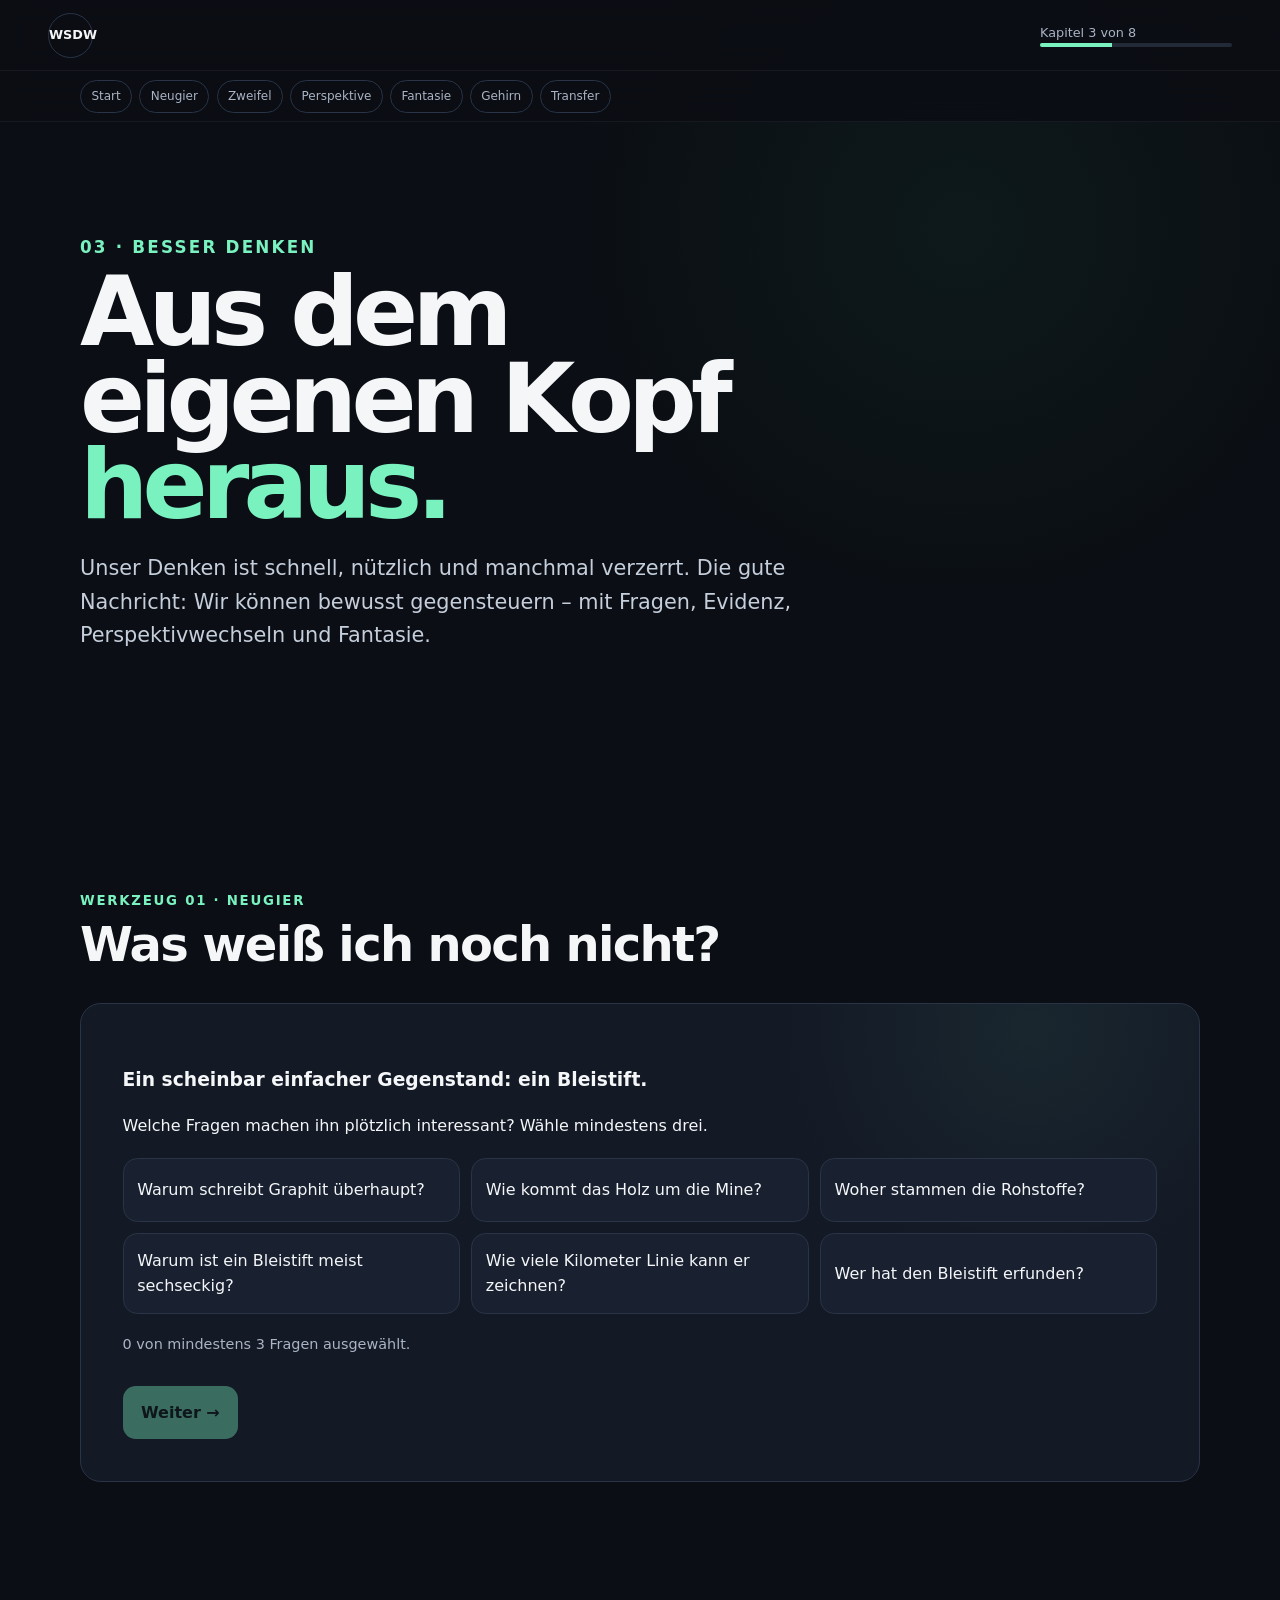
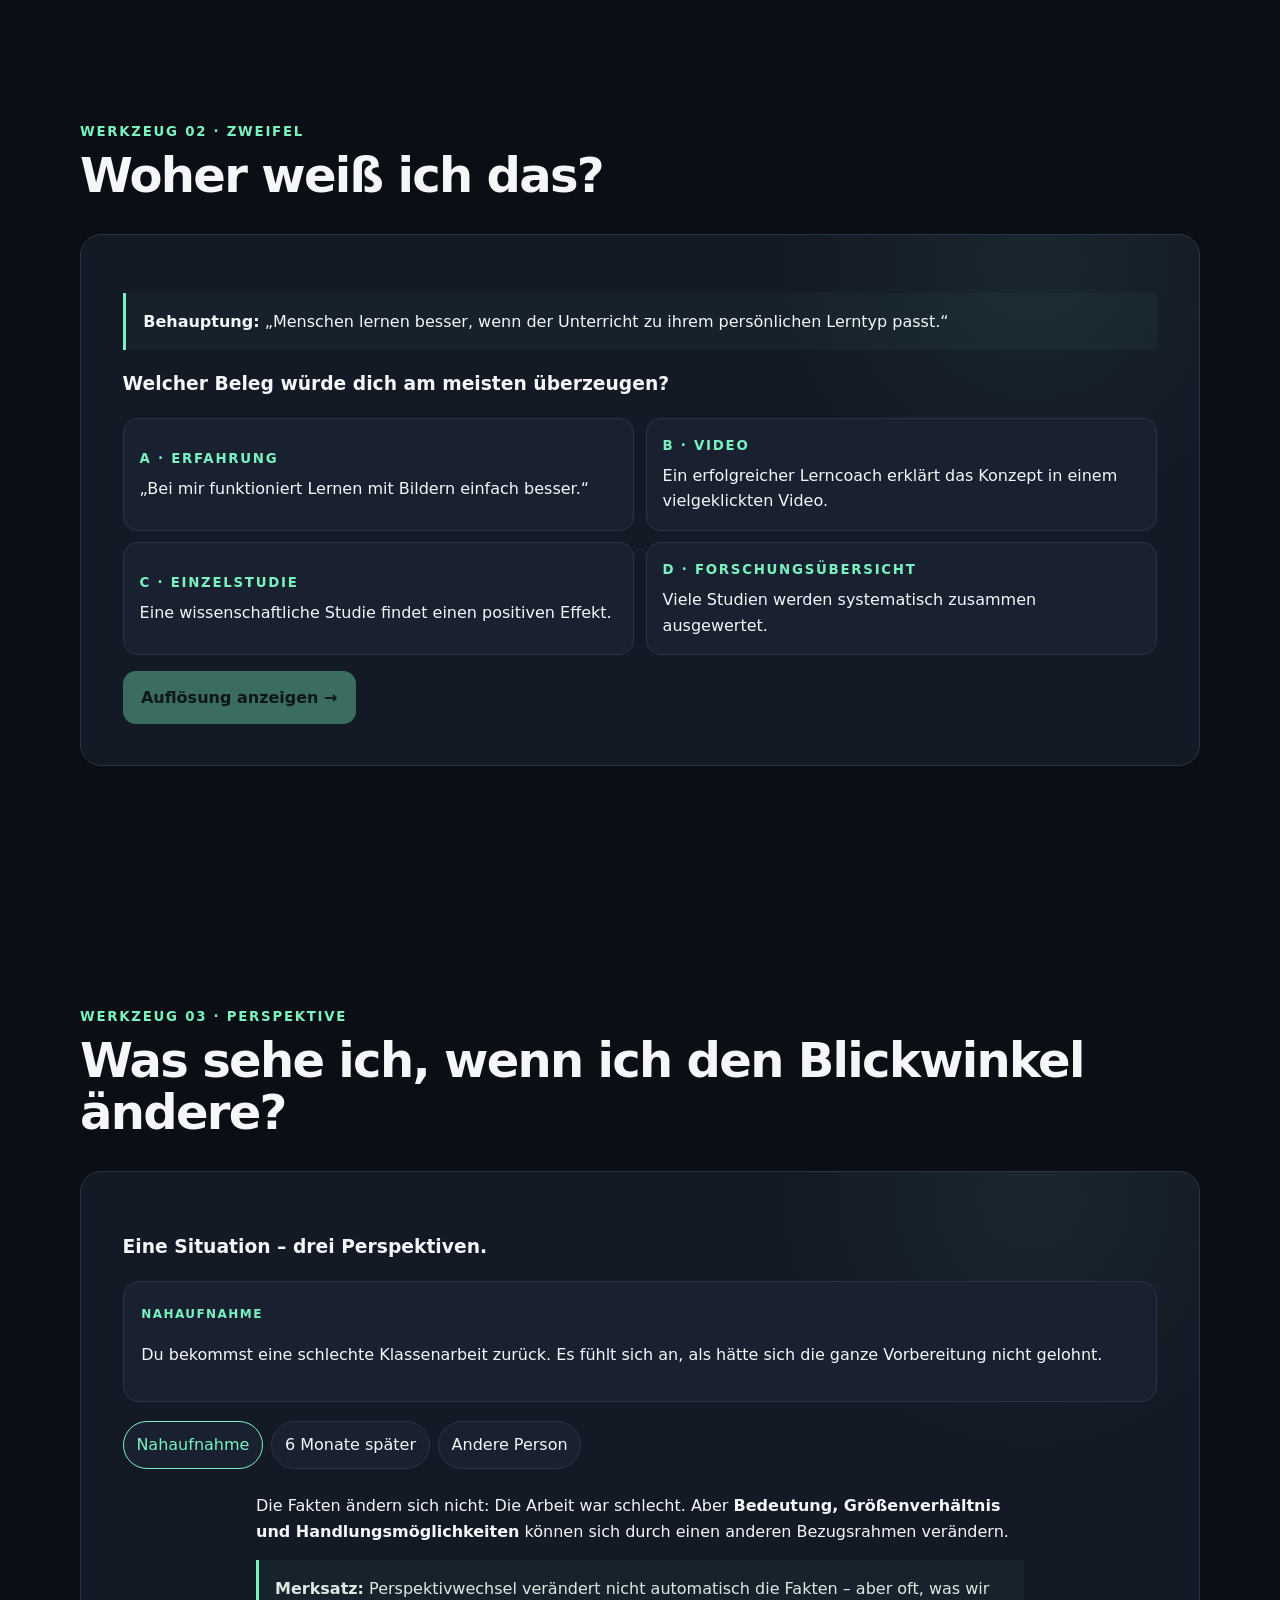
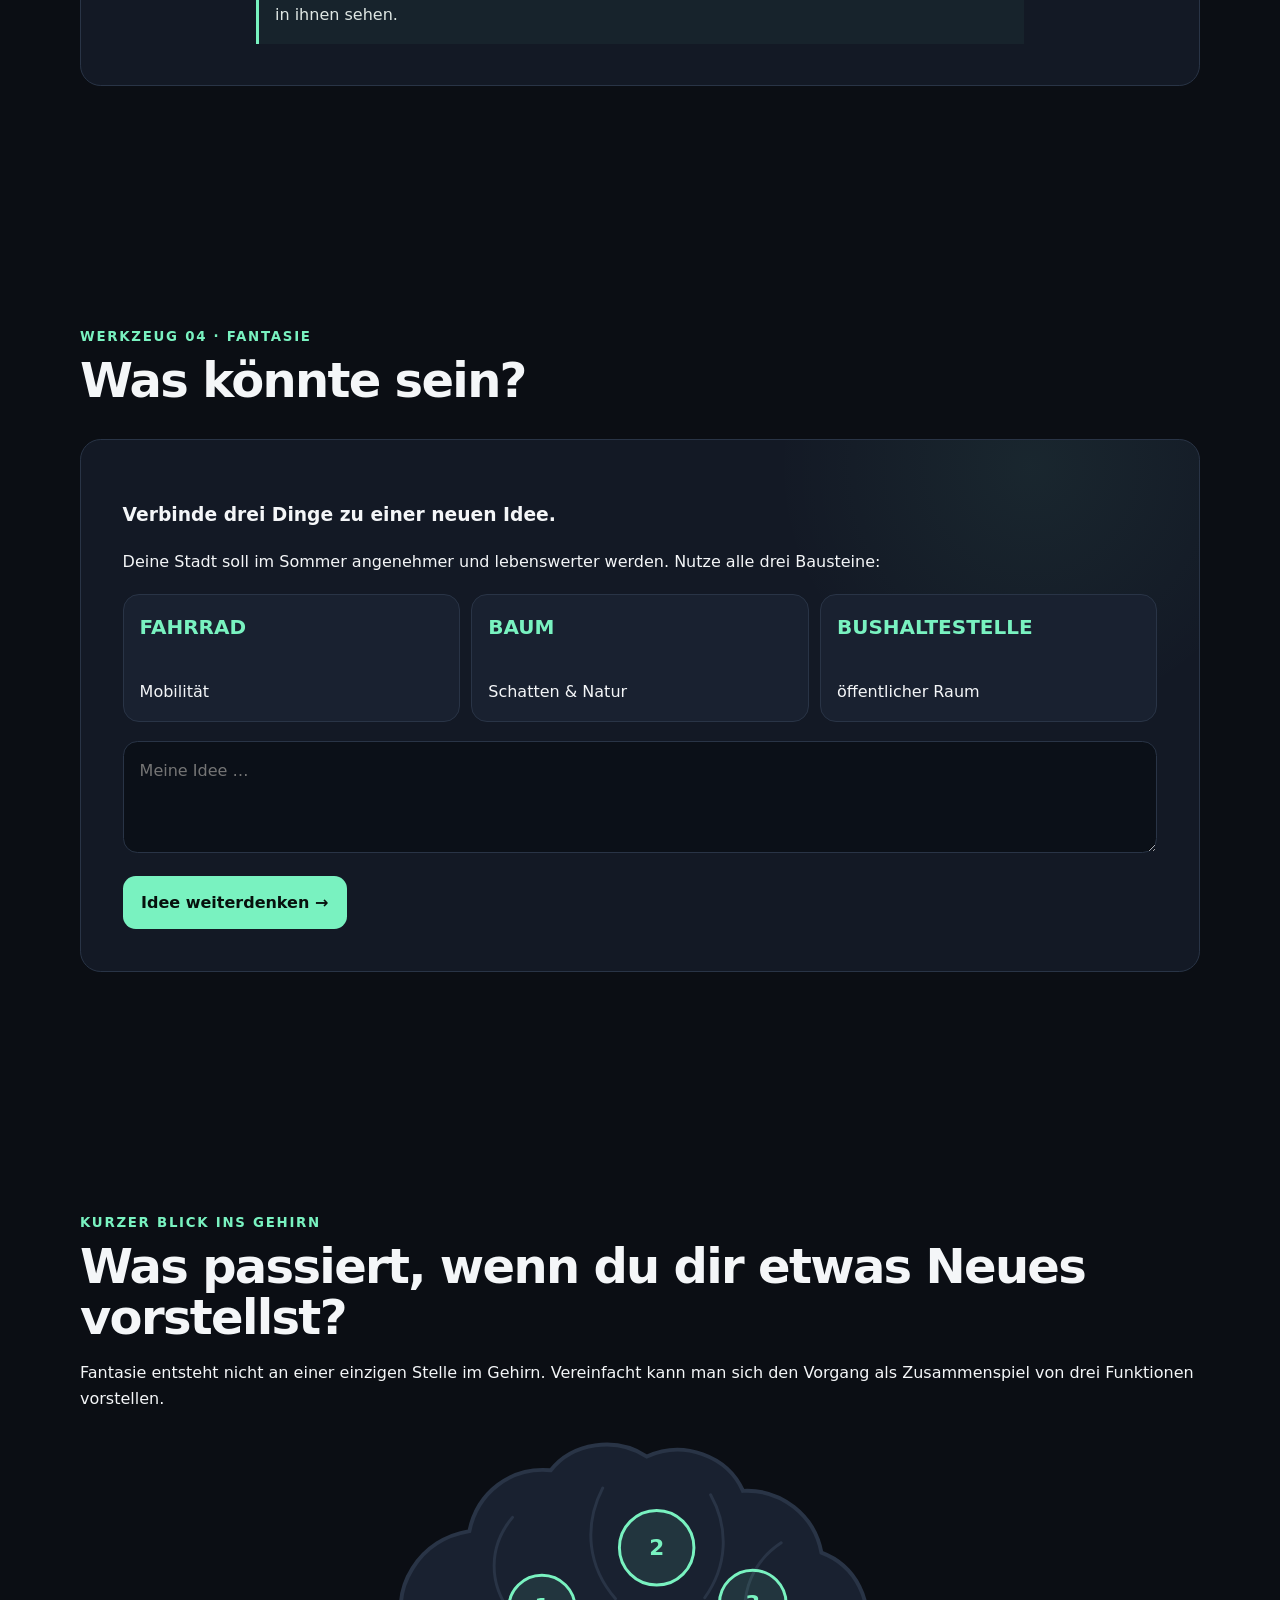
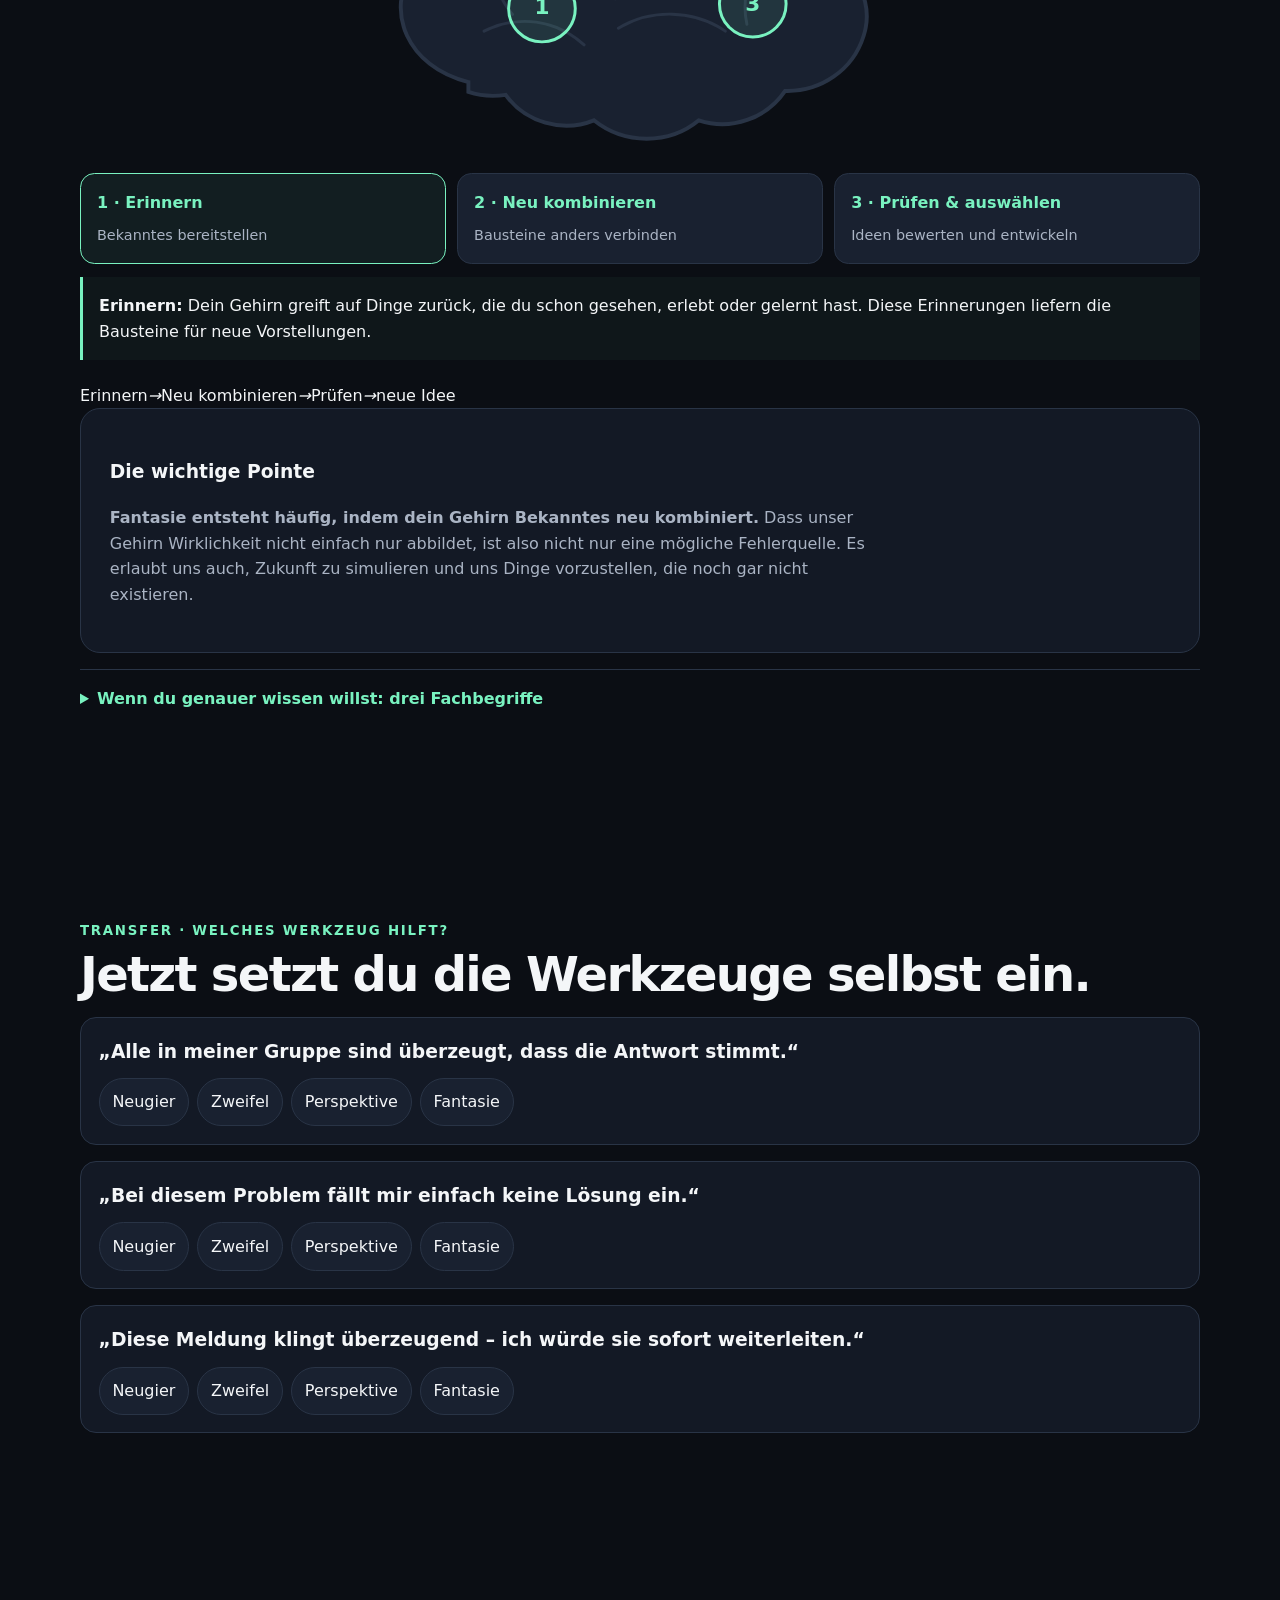
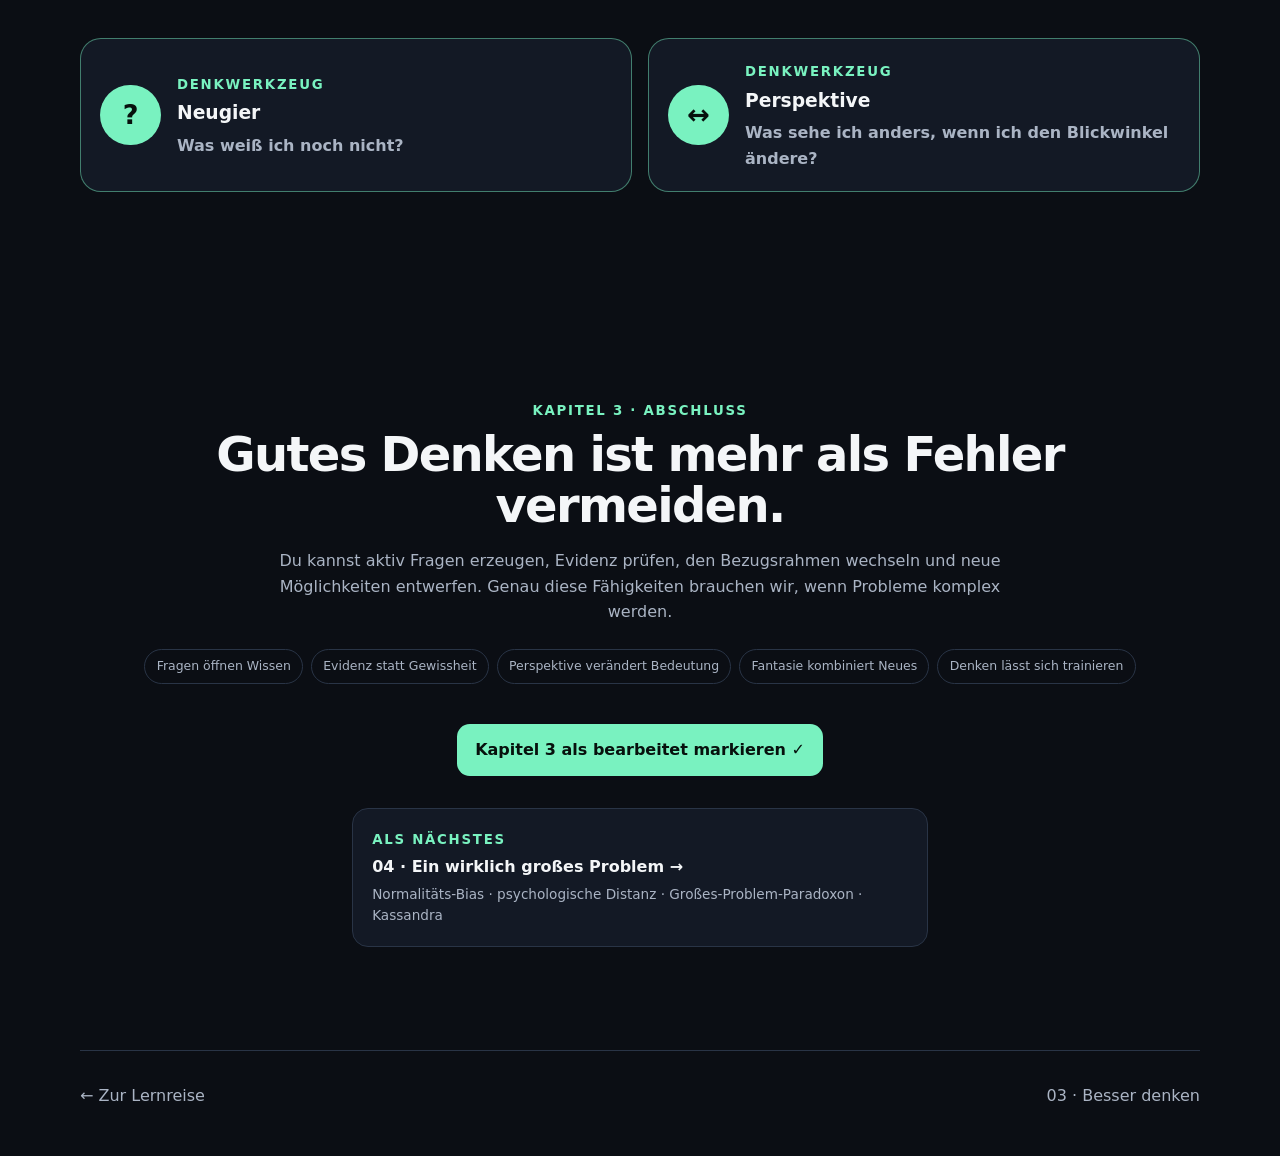
<file: 03-denkwerkzeuge.html>
<!doctype html>
<html lang="de">
<head>
<meta charset="utf-8">
<meta name="viewport" content="width=device-width,initial-scale=1">
<meta name="theme-color" content="#0b0e14">
<title>03 · Aus dem eigenen Kopf heraus</title>
<link rel="stylesheet" href="css/style.css">
<style>
/* Kapitel 3 – Ergänzungen; Grundlayout bleibt identisch */
.k3-nav{position:sticky;top:4.45rem;z-index:9;display:flex;gap:.45rem;overflow:auto;padding:.55rem max(4%,calc((100% - 70rem)/2));background:#0b0e14e8;backdrop-filter:blur(12px);border-bottom:1px solid #ffffff0d;scrollbar-width:none}
.k3-nav a{white-space:nowrap;padding:.35rem .65rem;border:1px solid var(--line);border-radius:99rem;color:var(--mut);font-size:.75rem}
.k3-nav a:hover{color:var(--txt);border-color:var(--a)}
.k3-label{font-size:clamp(.88rem,1.6vw,1.05rem)}
.k3-reveal{display:none;max-width:48rem;margin:1.5rem auto 0}
.k3-reveal.on{display:block}
.k3-action:disabled{opacity:.38;cursor:not-allowed}

/* Neugier */
.question-cloud{display:grid;grid-template-columns:repeat(3,1fr);gap:.7rem;margin:1.2rem 0}
.question-chip{min-height:4rem;padding:.85rem;background:var(--s2);border:1px solid var(--line);border-radius:.9rem;color:var(--txt);font:inherit;text-align:left;cursor:pointer}
.question-chip:hover,.question-chip:focus-visible{outline:none;border-color:var(--a)}
.question-chip.selected{border-color:var(--a);background:#79f2c012}
.question-counter{color:var(--mut);font-size:.9rem;margin-top:.8rem}
.curiosity-box{display:grid;grid-template-columns:auto 1fr;gap:1rem;padding:1rem;border:1px solid var(--line);border-radius:1rem;background:var(--s2);margin:1.2rem 0}
.curiosity-box>b{color:var(--a);font-size:1.6rem}

/* Evidenz */
.claim{padding:1rem 1.1rem;margin:1rem 0 1.2rem;border-left:.22rem solid var(--a);background:#79f2c009}
.evidence-grid{display:grid;grid-template-columns:repeat(2,1fr);gap:.7rem}
.evidence-grid button{padding:1rem;background:var(--s2);border:1px solid var(--line);border-radius:.9rem;color:var(--txt);font:inherit;text-align:left;cursor:pointer}
.evidence-grid button:hover,.evidence-grid button:focus-visible{outline:none;border-color:var(--a)}
.evidence-grid button.selected{border-color:var(--a);background:#79f2c012}
.evidence-grid small{display:block;margin-bottom:.4rem}
.evidence-rank{display:grid;gap:.5rem;margin:1.2rem 0}
.evidence-rank div{display:grid;grid-template-columns:2rem 1fr;gap:.7rem;align-items:start;padding:.8rem;border-bottom:1px solid var(--line)}
.evidence-rank b{color:var(--a)}

/* Perspektive */
.perspective-scene{display:grid;gap:.8rem;margin:1.2rem 0}
.perspective-view{display:none;padding:1.1rem;background:var(--s2);border:1px solid var(--line);border-radius:1rem}
.perspective-view.on{display:block}
.perspective-tabs{display:flex;flex-wrap:wrap;gap:.5rem;margin-top:1rem}
.perspective-tabs button{padding:.65rem .8rem;background:var(--s2);border:1px solid var(--line);border-radius:99rem;color:var(--txt);font:inherit;cursor:pointer}
.perspective-tabs button.active{border-color:var(--a);color:var(--a)}
.view-tag{color:var(--a);font-weight:800;font-size:.75rem;letter-spacing:.12em}

/* Fantasie */
.ingredient-row{display:grid;grid-template-columns:repeat(3,1fr);gap:.7rem;margin:1.2rem 0}
.ingredient{display:flex;flex-direction:column;justify-content:space-between;min-height:8rem;padding:1rem;border:1px solid var(--line);border-radius:1rem;background:var(--s2)}
.ingredient b{font-size:1.25rem;color:var(--a)}
.idea-box{width:100%;min-height:7rem;padding:1rem;background:#0b1018;color:var(--txt);border:1px solid var(--line);border-radius:.9rem;resize:vertical;font:inherit}
.idea-result{display:none;margin-top:1.2rem;padding-top:1.2rem;border-top:1px solid var(--line)}
.idea-result.on{display:block}

/* Gehirn */
.brain-grid{display:grid;grid-template-columns:repeat(4,1fr);gap:.7rem;margin:1.2rem 0}
.brain-node{padding:1rem;background:var(--s2);border:1px solid var(--line);border-radius:1rem;cursor:pointer;min-height:9rem}
.brain-node:hover,.brain-node:focus-visible{outline:none;border-color:var(--a)}
.brain-node.active{border-color:var(--a);background:#79f2c012}
.brain-node b{display:block;color:var(--a);margin-bottom:.5rem}
.brain-detail{min-height:6rem;padding:1rem;border-left:.22rem solid var(--a);background:#79f2c009}
.more-brain{margin-top:1rem}
.more-brain summary{color:var(--a);font-weight:800;cursor:pointer}
.more-brain-grid{display:grid;grid-template-columns:repeat(3,1fr);gap:.7rem;margin-top:1rem}
.more-brain-grid article{padding:1rem;background:var(--s2);border:1px solid var(--line);border-radius:.9rem}

/* Werkzeug-Transfer */
.tool-transfer{display:grid;gap:1rem}
.scenario{padding:1.1rem;background:var(--s);border:1px solid var(--line);border-radius:1rem}
.scenario h3{margin:.1rem 0 .7rem}
.tool-options{display:flex;flex-wrap:wrap;gap:.5rem}
.tool-options button{padding:.65rem .8rem;background:var(--s2);border:1px solid var(--line);border-radius:99rem;color:var(--txt);font:inherit;cursor:pointer}
.tool-options button:hover,.tool-options button:focus-visible{outline:none;border-color:var(--a)}
.tool-options button.selected{border-color:var(--a);background:#79f2c012}
.tool-feedback{display:none;margin-top:.8rem;color:var(--mut)}
.tool-feedback.on{display:block}

/* Werkzeugkarten */
.tool-unlocks{display:grid;grid-template-columns:repeat(2,1fr);gap:1rem}
.tool-unlock-card{display:grid;grid-template-columns:auto 1fr;gap:1rem;align-items:center;padding:1.2rem;border:1px solid #79f2c077;border-radius:1.3rem;background:var(--s)}
.tool-unlock-card>b{display:grid;place-items:center;width:3.8rem;aspect-ratio:1;border-radius:50%;background:var(--a);color:#07110d;font-size:1.7rem}
.tool-unlock-card h3{margin:.1rem 0 .3rem}
.tool-unlock-card p{margin:0;color:var(--mut)}

@media(max-width:48rem){
 .question-cloud,.brain-grid{grid-template-columns:repeat(2,1fr)}
 .ingredient-row{grid-template-columns:1fr}
}
@media(max-width:40rem){
 .k3-nav{top:4.4rem}
 .question-cloud,.evidence-grid,.brain-grid,.more-brain-grid,.tool-unlocks{grid-template-columns:1fr}
}

/* Vereinfachter Gehirn-Exkurs */
.simple-brain{margin:1.4rem 0}
.brain-visual{max-width:38rem;margin:0 auto 1rem}
.brain-visual svg{display:block;width:100%;height:auto}
.brain-outline{fill:var(--s2);stroke:var(--line);stroke-width:4}
.brain-line{fill:none;stroke:var(--line);stroke-width:3;stroke-linecap:round}
.brain-hotspot{fill:#79f2c018;stroke:var(--a);stroke-width:3}
.brain-visual text{fill:var(--a);font-size:22px;font-weight:800;text-anchor:middle}
.brain-steps{display:grid;grid-template-columns:repeat(3,1fr);gap:.7rem}
.brain-step{padding:1rem;background:var(--s2);border:1px solid var(--line);border-radius:.9rem;color:var(--txt);font:inherit;text-align:left;cursor:pointer}
.brain-step b{display:block;color:var(--a);margin-bottom:.35rem}
.brain-step span{color:var(--mut);font-size:.9rem}
.brain-step:hover,.brain-step:focus-visible{outline:none;border-color:var(--a)}
.brain-step.active{border-color:var(--a);background:#79f2c012}
.brain-simple-detail{margin-top:.8rem;min-height:5.2rem;padding:1rem;border-left:.22rem solid var(--a);background:#79f2c009}
@media(max-width:40rem){.brain-steps{grid-template-columns:1fr}}

</style>
</head>

<body>
<header>
  <a href="index.html" class="logo">WSDW</a>
  <div class="head-progress"><span>Kapitel 3 von 8</span><div class="bar"><i style="width:37.5%"></i></div></div>
</header>

<nav class="k3-nav" aria-label="Kapitelabschnitte">
  <a href="#start">Start</a>
  <a href="#neugier">Neugier</a>
  <a href="#zweifel">Zweifel</a>
  <a href="#perspektive">Perspektive</a>
  <a href="#fantasie">Fantasie</a>
  <a href="#gehirn">Gehirn</a>
  <a href="#transfer">Transfer</a>
</nav>

<main>
<section class="lessonhero" id="start">
  <small class="k3-label">03 · BESSER DENKEN</small>
  <h1>Aus dem eigenen Kopf <em>heraus.</em></h1>
  <p>Unser Denken ist schnell, nützlich und manchmal verzerrt. Die gute Nachricht: Wir können bewusst gegensteuern – mit Fragen, Evidenz, Perspektivwechseln und Fantasie.</p>
</section>

<section id="neugier">
  <small>WERKZEUG 01 · NEUGIER</small>
  <h2>Was weiß ich noch nicht?</h2>
  <article class="experiment" id="curiosityExp">
    <h3>Ein scheinbar einfacher Gegenstand: ein Bleistift.</h3>
    <p>Welche Fragen machen ihn plötzlich interessant? Wähle mindestens drei.</p>
    <div class="question-cloud">
      <button class="question-chip">Warum schreibt Graphit überhaupt?</button>
      <button class="question-chip">Wie kommt das Holz um die Mine?</button>
      <button class="question-chip">Woher stammen die Rohstoffe?</button>
      <button class="question-chip">Warum ist ein Bleistift meist sechseckig?</button>
      <button class="question-chip">Wie viele Kilometer Linie kann er zeichnen?</button>
      <button class="question-chip">Wer hat den Bleistift erfunden?</button>
    </div>
    <p class="question-counter">0 von mindestens 3 Fragen ausgewählt.</p>
    <button class="btn k3-action" disabled>Weiter →</button>

    <div class="k3-reveal">
      <p class="tag">AUFLÖSUNG</p>
      <h3>Neugier beginnt mit einer bemerkten Wissenslücke.</h3>
      <p>Oft werden Dinge erst interessant, wenn wir merken, dass zwischen dem, was wir wissen, und dem, was wir gern verstehen würden, eine Lücke liegt. Genau diese Lücke kann den Wunsch auslösen, weiterzufragen.</p>
      <div class="curiosity-box"><b>?</b><div><strong>Information-Gap-Idee</strong><br><span>Neugier wächst, wenn uns bewusst wird, dass uns ein Stück Information fehlt.</span></div></div>
      <blockquote><b>Merksatz:</b> Gute Fragen sind kein Zeichen von Unwissen – sie sind ein Werkzeug, Wissen zu erweitern.</blockquote>
    </div>
  </article>
</section>

<section id="zweifel">
  <small>WERKZEUG 02 · ZWEIFEL</small>
  <h2>Woher weiß ich das?</h2>
  <article class="experiment" id="evidenceExp">
    <div class="claim"><strong>Behauptung:</strong> „Menschen lernen besser, wenn der Unterricht zu ihrem persönlichen Lerntyp passt.“</div>
    <h3>Welcher Beleg würde dich am meisten überzeugen?</h3>
    <div class="evidence-grid">
      <button data-rank="1"><small>A · ERFAHRUNG</small>„Bei mir funktioniert Lernen mit Bildern einfach besser.“</button>
      <button data-rank="2"><small>B · VIDEO</small>Ein erfolgreicher Lerncoach erklärt das Konzept in einem vielgeklickten Video.</button>
      <button data-rank="3"><small>C · EINZELSTUDIE</small>Eine wissenschaftliche Studie findet einen positiven Effekt.</button>
      <button data-rank="4"><small>D · FORSCHUNGSÜBERSICHT</small>Viele Studien werden systematisch zusammen ausgewertet.</button>
    </div>
    <button class="btn k3-action" disabled>Auflösung anzeigen →</button>

    <div class="k3-reveal">
      <p class="tag">AUFLÖSUNG</p>
      <h3>Nicht jede Evidenz trägt gleich viel.</h3>
      <p>Persönliche Erfahrungen können Hinweise geben, aber sie sind anfällig für Zufälle und Verzerrungen. Einzelstudien sind stärker, können aber ebenfalls irren. Systematische Übersichten über viele Studien liefern meist eine belastbarere Grundlage.</p>
      <div class="evidence-rank">
        <div><b>1</b><span>Systematische Forschungsübersicht – viele Studien, transparente Auswahl, Gesamtbild.</span></div>
        <div><b>2</b><span>Gut gemachte Einzelstudie – kontrolliert, aber nur ein Ausschnitt.</span></div>
        <div><b>3</b><span>Expertenaussage oder Lernvideo – Qualität hängt stark von Grundlage und Expertise ab.</span></div>
        <div><b>4</b><span>Persönliche Erfahrung – anschaulich, aber kein verlässlicher Nachweis allgemeiner Wirkung.</span></div>
      </div>
      <p>Zweifel bedeutet deshalb nicht: <em>„Ich glaube gar nichts.“</em> Sondern: <strong>Ich passe die Stärke meiner Überzeugung an die Stärke der Evidenz an.</strong></p>
      <blockquote><b>Intellektuelle Demut:</b> „Das ist meine derzeit beste Einschätzung – aber welche Evidenz könnte zeigen, dass ich falsch liege?“</blockquote>
    </div>
  </article>
</section>

<section id="perspektive">
  <small>WERKZEUG 03 · PERSPEKTIVE</small>
  <h2>Was sehe ich, wenn ich den Blickwinkel ändere?</h2>
  <article class="experiment" id="perspectiveExp">
    <h3>Eine Situation – drei Perspektiven.</h3>
    <div class="perspective-scene">
      <div class="perspective-view on" data-view="near">
        <span class="view-tag">NAHAUFNAHME</span>
        <p>Du bekommst eine schlechte Klassenarbeit zurück. Es fühlt sich an, als hätte sich die ganze Vorbereitung nicht gelohnt.</p>
      </div>
      <div class="perspective-view" data-view="time">
        <span class="view-tag">ZEITLICH HERAUSGEZOOMT</span>
        <p>Ein halbes Jahr später ist diese Arbeit nur noch eine von vielen Rückmeldungen. Vielleicht hat sie sogar gezeigt, welche Lernstrategie nicht funktioniert hat.</p>
      </div>
      <div class="perspective-view" data-view="other">
        <span class="view-tag">ANDERE PERSON</span>
        <p>Eine Freundin sieht nicht nur die Note, sondern dass du dich intensiv vorbereitet hast und nun ziemlich genau weißt, woran du arbeiten kannst.</p>
      </div>
    </div>
    <div class="perspective-tabs">
      <button class="active" data-target="near">Nahaufnahme</button>
      <button data-target="time">6 Monate später</button>
      <button data-target="other">Andere Person</button>
    </div>
    <div class="k3-reveal on">
      <p>Die Fakten ändern sich nicht: Die Arbeit war schlecht. Aber <strong>Bedeutung, Größenverhältnis und Handlungsmöglichkeiten</strong> können sich durch einen anderen Bezugsrahmen verändern.</p>
      <blockquote><b>Merksatz:</b> Perspektivwechsel verändert nicht automatisch die Fakten – aber oft, was wir in ihnen sehen.</blockquote>
    </div>
  </article>
</section>

<section id="fantasie">
  <small>WERKZEUG 04 · FANTASIE</small>
  <h2>Was könnte sein?</h2>
  <article class="experiment" id="ideaExp">
    <h3>Verbinde drei Dinge zu einer neuen Idee.</h3>
    <p>Deine Stadt soll im Sommer angenehmer und lebenswerter werden. Nutze alle drei Bausteine:</p>
    <div class="ingredient-row">
      <div class="ingredient"><b>FAHRRAD</b><span>Mobilität</span></div>
      <div class="ingredient"><b>BAUM</b><span>Schatten & Natur</span></div>
      <div class="ingredient"><b>BUSHALTESTELLE</b><span>öffentlicher Raum</span></div>
    </div>
    <textarea class="idea-box" placeholder="Meine Idee …"></textarea>
    <button class="btn idea-go">Idee weiterdenken →</button>
    <div class="idea-result">
      <p class="tag">WAS DU GERADE GEMACHT HAST</p>
      <h3>Du hast Bekanntes neu kombiniert.</h3>
      <p>Fantasie muss nicht bedeuten, etwas vollständig aus dem Nichts zu erschaffen. Unser Gehirn kann bekannte Elemente, Erfahrungen und Wissensbausteine <strong>neu zusammensetzen</strong> – und daraus Möglichkeiten erzeugen, die noch nicht existieren.</p>
      <blockquote><b>Merksatz:</b> Fantasie ist oft Rekombination: Bekanntes wird anders verbunden.</blockquote>
    </div>
  </article>
</section>

<section id="gehirn">
  <small>KURZER BLICK INS GEHIRN</small>
  <h2>Was passiert, wenn du dir etwas Neues vorstellst?</h2>
  <p>Fantasie entsteht nicht an einer einzigen Stelle im Gehirn. Vereinfacht kann man sich den Vorgang als Zusammenspiel von drei Funktionen vorstellen.</p>

  <div class="simple-brain" id="simpleBrain">
    <div class="brain-visual" aria-label="Vereinfachte Darstellung eines Gehirns">
      <svg viewBox="0 0 620 330" role="img" aria-labelledby="brainTitle brainDesc">
        <title id="brainTitle">Vereinfachtes Gehirn mit drei Denkfunktionen</title>
        <desc id="brainDesc">Drei farblich hervorgehobene Bereiche stehen für Erinnern, neu Kombinieren sowie Prüfen und Auswählen.</desc>
        <path class="brain-outline" d="M135 253C72 237 50 181 78 137c13-21 34-34 58-38 8-39 42-66 83-62 22-28 66-35 98-14 37-17 82-1 98 35 39-2 73 25 80 63 35 13 54 51 43 85-11 35-44 57-80 56-19 28-55 41-88 30-30 25-76 25-107 0-32 13-70 2-90-26-13 2-26 1-38-3z"/>
        <path class="brain-line" d="M180 85c-25 30-25 69 0 99M272 55c-20 39-15 81 13 113M382 62c19 34 17 73-6 105M454 111c-29 19-42 51-35 83M151 201c35-17 73-12 102 14M288 198c33-20 77-19 109 3"/>
        <circle class="brain-hotspot" cx="210" cy="178" r="34"/>
        <circle class="brain-hotspot" cx="327" cy="116" r="38"/>
        <circle class="brain-hotspot" cx="425" cy="173" r="34"/>
        <text x="210" y="184">1</text>
        <text x="327" y="123">2</text>
        <text x="425" y="180">3</text>
      </svg>
    </div>

    <div class="brain-steps">
      <button class="brain-step active" data-simple="remember">
        <b>1 · Erinnern</b>
        <span>Bekanntes bereitstellen</span>
      </button>
      <button class="brain-step" data-simple="combine">
        <b>2 · Neu kombinieren</b>
        <span>Bausteine anders verbinden</span>
      </button>
      <button class="brain-step" data-simple="check">
        <b>3 · Prüfen & auswählen</b>
        <span>Ideen bewerten und entwickeln</span>
      </button>
    </div>

    <div class="brain-simple-detail" id="simpleBrainDetail">
      <strong>Erinnern:</strong> Dein Gehirn greift auf Dinge zurück, die du schon gesehen, erlebt oder gelernt hast. Diese Erinnerungen liefern die Bausteine für neue Vorstellungen.
    </div>
  </div>

  <div class="chain">
    <span>Erinnern</span><i>→</i><span>Neu kombinieren</span><i>→</i><span>Prüfen</span><i>→</i><span>neue Idee</span>
  </div>

  <article class="panel">
    <h3>Die wichtige Pointe</h3>
    <p><strong>Fantasie entsteht häufig, indem dein Gehirn Bekanntes neu kombiniert.</strong> Dass unser Gehirn Wirklichkeit nicht einfach nur abbildet, ist also nicht nur eine mögliche Fehlerquelle. Es erlaubt uns auch, Zukunft zu simulieren und uns Dinge vorzustellen, die noch gar nicht existieren.</p>
  </article>

  <details class="more-brain">
    <summary>Wenn du genauer wissen willst: drei Fachbegriffe</summary>
    <div class="more-brain-grid">
      <article><strong>Hippocampus</strong><p>hilft dabei, Erinnerungen abzurufen und miteinander zu verbinden.</p></article>
      <article><strong>Default Mode Network</strong><p>ist ein Netzwerk, das unter anderem bei inneren Vorstellungen und gedanklichen Zukunftsszenarien beteiligt ist.</p></article>
      <article><strong>Präfrontaler Kortex</strong><p>hilft, Ideen zu prüfen, auszuwählen und zielgerichtet weiterzuentwickeln.</p></article>
    </div>
  </details>
</section>

<section id="transfer">
  <small>TRANSFER · WELCHES WERKZEUG HILFT?</small>
  <h2>Jetzt setzt du die Werkzeuge selbst ein.</h2>
  <div class="tool-transfer">
    <article class="scenario">
      <h3>„Alle in meiner Gruppe sind überzeugt, dass die Antwort stimmt.“</h3>
      <div class="tool-options">
        <button data-good="zweifel">Neugier</button><button data-good="zweifel">Zweifel</button><button data-good="perspektive">Perspektive</button><button data-good="fantasie">Fantasie</button>
      </div>
      <p class="tool-feedback">Besonders hilfreich sind <strong>Zweifel</strong> („Welche Evidenz haben wir?“) und <strong>Perspektive</strong> („Wie würde jemand außerhalb unserer Gruppe urteilen?“).</p>
    </article>

    <article class="scenario">
      <h3>„Bei diesem Problem fällt mir einfach keine Lösung ein.“</h3>
      <div class="tool-options">
        <button>Neugier</button><button>Zweifel</button><button>Perspektive</button><button>Fantasie</button>
      </div>
      <p class="tool-feedback">Hier können <strong>Neugier</strong> („Welche Information fehlt?“), <strong>Perspektivwechsel</strong> und besonders <strong>Fantasie</strong> neue Möglichkeiten öffnen.</p>
    </article>

    <article class="scenario">
      <h3>„Diese Meldung klingt überzeugend – ich würde sie sofort weiterleiten.“</h3>
      <div class="tool-options">
        <button>Neugier</button><button>Zweifel</button><button>Perspektive</button><button>Fantasie</button>
      </div>
      <p class="tool-feedback"><strong>Zweifel</strong> ist hier zentral: Quelle, Evidenz und mögliche Gegeninformationen prüfen. <strong>Neugier</strong> hilft zu fragen, was noch fehlt.</p>
    </article>
  </div>
</section>

<section class="tool-unlocks">
  <article class="tool-unlock-card">
    <b>?</b><div><small>DENKWERKZEUG</small><h3>Neugier</h3><p><strong>Was weiß ich noch nicht?</strong></p></div>
  </article>
  <article class="tool-unlock-card">
    <b>↔</b><div><small>DENKWERKZEUG</small><h3>Perspektive</h3><p><strong>Was sehe ich anders, wenn ich den Blickwinkel ändere?</strong></p></div>
  </article>
</section>

<section class="end" id="abschluss">
  <small>KAPITEL 3 · ABSCHLUSS</small>
  <h2>Gutes Denken ist mehr als Fehler vermeiden.</h2>
  <p>Du kannst aktiv Fragen erzeugen, Evidenz prüfen, den Bezugsrahmen wechseln und neue Möglichkeiten entwerfen. Genau diese Fähigkeiten brauchen wir, wenn Probleme komplex werden.</p>
  <div class="takeaways">
    <span>Fragen öffnen Wissen</span>
    <span>Evidenz statt Gewissheit</span>
    <span>Perspektive verändert Bedeutung</span>
    <span>Fantasie kombiniert Neues</span>
    <span>Denken lässt sich trainieren</span>
  </div>
  <button class="btn" id="done3">Kapitel 3 als bearbeitet markieren ✓</button>
  <a class="next" href="04-grosse-probleme.html">
    <small>ALS NÄCHSTES</small>
    <strong>04 · Ein wirklich großes Problem →</strong>
    <span>Normalitäts-Bias · psychologische Distanz · Großes-Problem-Paradoxon · Kassandra</span>
  </a>
</section>
</main>

<footer><a href="index.html">← Zur Lernreise</a><span>03 · Besser denken</span></footer>

<script src="js/script.js"></script>
<script>
document.addEventListener("DOMContentLoaded",()=>{

  // Neugier
  const cur=document.querySelector("#curiosityExp");
  if(cur){
    const chips=[...cur.querySelectorAll(".question-chip")];
    const counter=cur.querySelector(".question-counter");
    const action=cur.querySelector(".k3-action");
    chips.forEach(c=>c.addEventListener("click",()=>{
      c.classList.toggle("selected");
      const n=chips.filter(x=>x.classList.contains("selected")).length;
      counter.textContent=`${n} von mindestens 3 Fragen ausgewählt.`;
      action.disabled=n<3;
    }));
    action.addEventListener("click",()=>{
      cur.querySelector(".k3-reveal").classList.add("on");
      action.style.display="none";
    });
  }

  // Evidenz
  const ev=document.querySelector("#evidenceExp");
  if(ev){
    const options=[...ev.querySelectorAll(".evidence-grid button")];
    const action=ev.querySelector(".k3-action");
    options.forEach(b=>b.addEventListener("click",()=>{
      options.forEach(x=>x.classList.remove("selected"));
      b.classList.add("selected");
      action.disabled=false;
    }));
    action.addEventListener("click",()=>{
      ev.querySelector(".k3-reveal").classList.add("on");
      action.style.display="none";
    });
  }

  // Perspektive
  const pexp=document.querySelector("#perspectiveExp");
  if(pexp){
    const tabs=[...pexp.querySelectorAll(".perspective-tabs button")];
    const views=[...pexp.querySelectorAll(".perspective-view")];
    tabs.forEach(t=>t.addEventListener("click",()=>{
      tabs.forEach(x=>x.classList.remove("active"));t.classList.add("active");
      views.forEach(v=>v.classList.toggle("on",v.dataset.view===t.dataset.target));
    }));
  }

  // Fantasie
  const idea=document.querySelector("#ideaExp");
  if(idea){
    idea.querySelector(".idea-go").addEventListener("click",()=>{
      const box=idea.querySelector(".idea-box");
      if(!box.value.trim()){box.focus();return;}
      idea.querySelector(".idea-result").classList.add("on");
    });
  }

  // Vereinfachter Gehirn-Exkurs
  const simpleBrain=document.querySelector("#simpleBrain");
  const simpleDetail=document.querySelector("#simpleBrainDetail");
  if(simpleBrain && simpleDetail){
    const texts={
      remember:"<strong>Erinnern:</strong> Dein Gehirn greift auf Dinge zurück, die du schon gesehen, erlebt oder gelernt hast. Diese Erinnerungen liefern die Bausteine für neue Vorstellungen.",
      combine:"<strong>Neu kombinieren:</strong> Dein Gehirn kann bekannte Bausteine auf ungewohnte Weise miteinander verbinden. Aus Fahrrad, Baum und Bushaltestelle kann so eine Idee entstehen, die vorher noch nicht da war.",
      check:"<strong>Prüfen & auswählen:</strong> Nicht jede spontane Idee ist brauchbar. Dein Gehirn kann Möglichkeiten vergleichen, verwerfen, verändern und gezielt weiterentwickeln."
    };
    simpleBrain.querySelectorAll(".brain-step").forEach(b=>b.addEventListener("click",()=>{
      simpleBrain.querySelectorAll(".brain-step").forEach(x=>x.classList.remove("active"));
      b.classList.add("active");
      simpleDetail.innerHTML=texts[b.dataset.simple];
    }));
  }

  // Werkzeugtransfer: mehrere Antworten können sinnvoll sein; Auswahl öffnet Reflexion
  document.querySelectorAll(".scenario").forEach(s=>{
    const buttons=[...s.querySelectorAll(".tool-options button")];
    buttons.forEach(b=>b.addEventListener("click",()=>{
      buttons.forEach(x=>x.classList.remove("selected"));
      b.classList.add("selected");
      s.querySelector(".tool-feedback").classList.add("on");
    }));
  });

  // Fortschritt
  const done=document.querySelector("#done3");
  if(done){
    const current=JSON.parse(localStorage.getItem("wsdwDone")||"[]");
    if(current.includes(3))done.textContent="Kapitel 3 ist bearbeitet ✓";
    done.addEventListener("click",()=>{
      const set=new Set(JSON.parse(localStorage.getItem("wsdwDone")||"[]"));
      set.add(3);
      localStorage.setItem("wsdwDone",JSON.stringify([...set]));
      done.textContent="Kapitel 3 ist bearbeitet ✓";
    });
  }
});
</script>
</body>
</html>
</file>
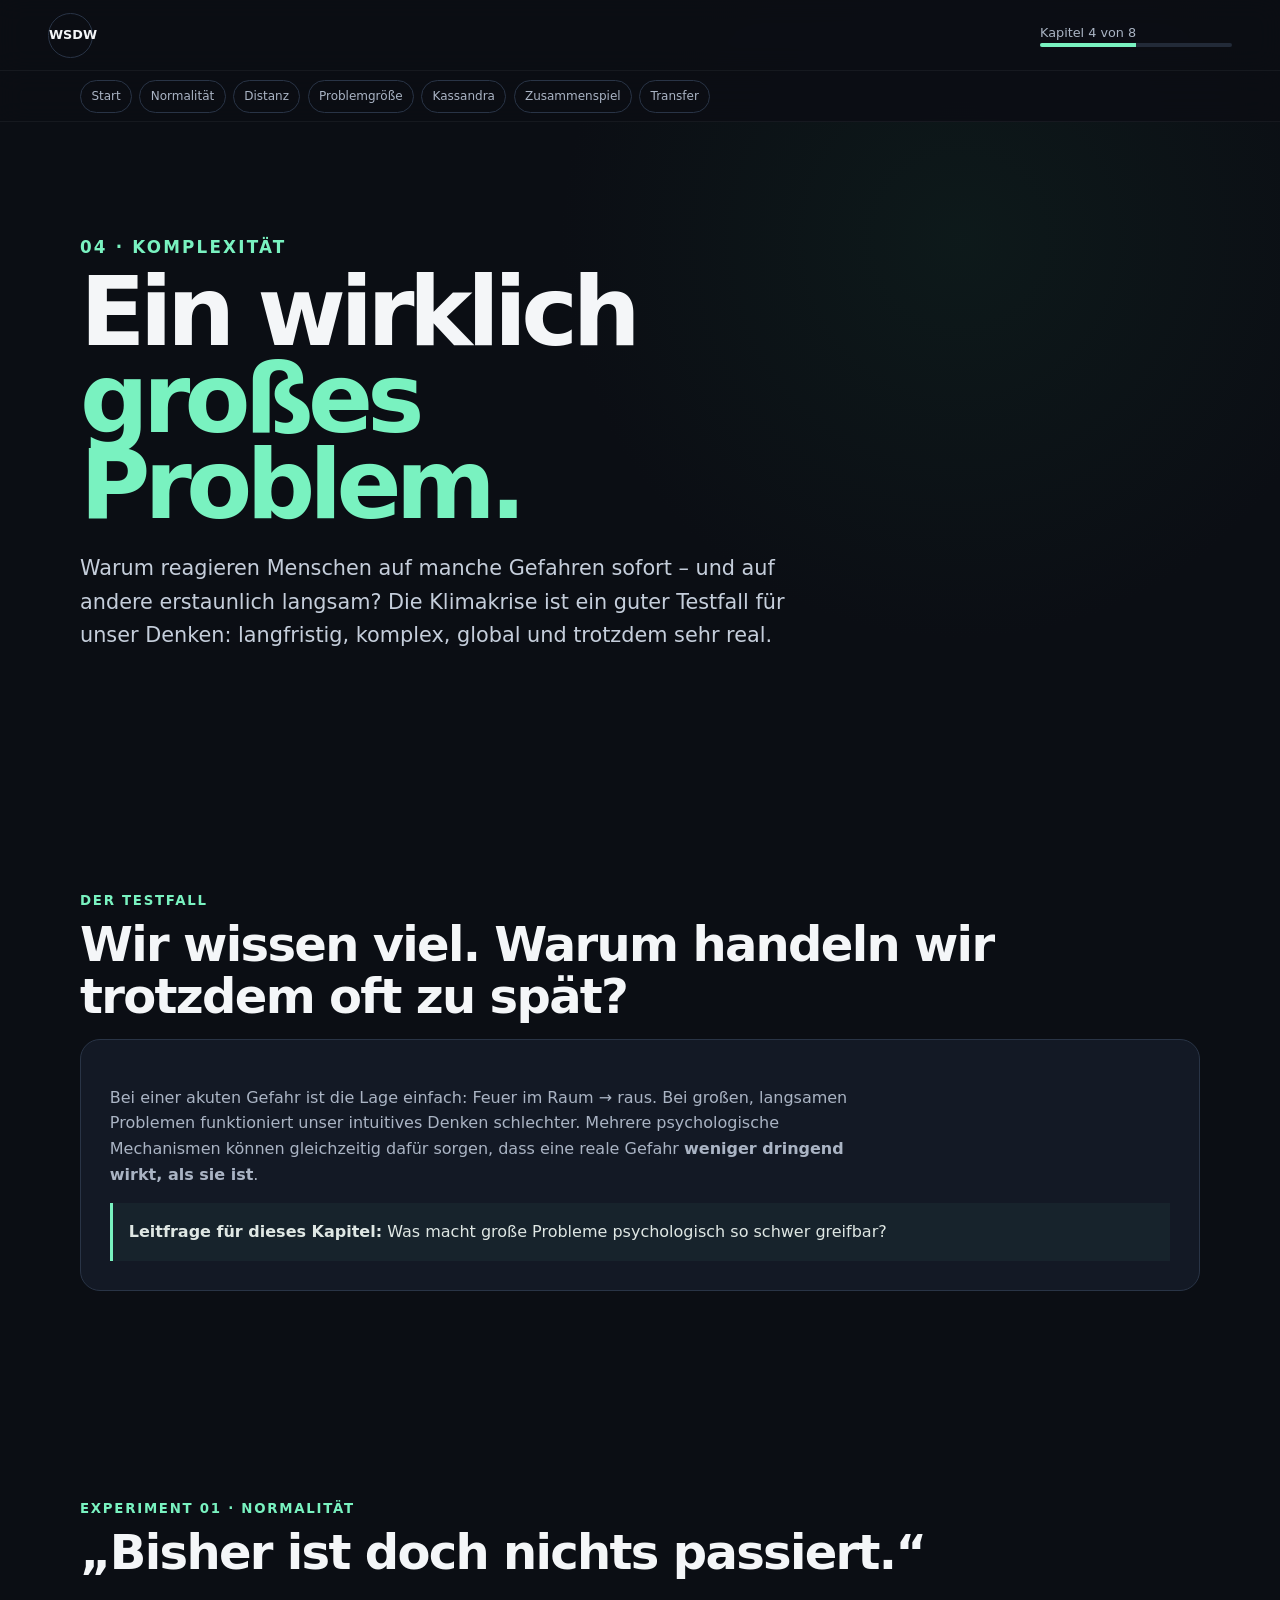
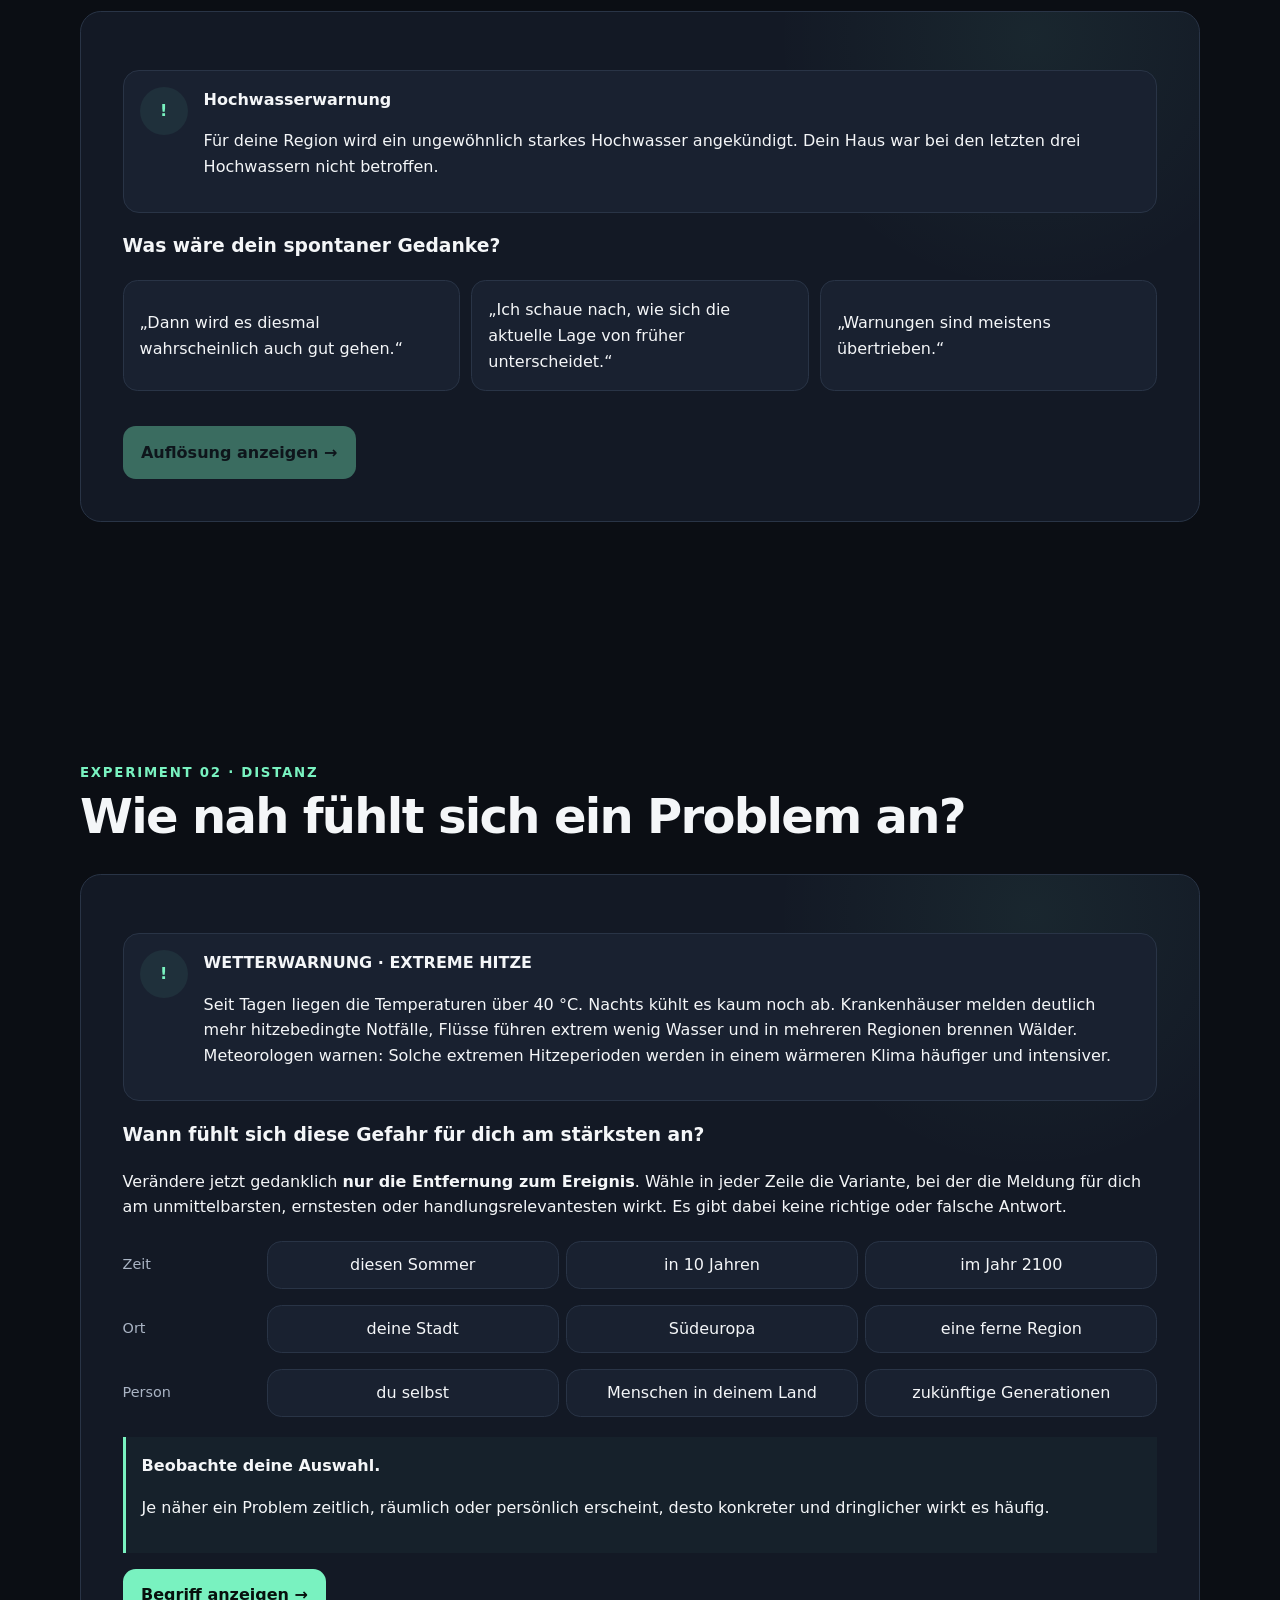
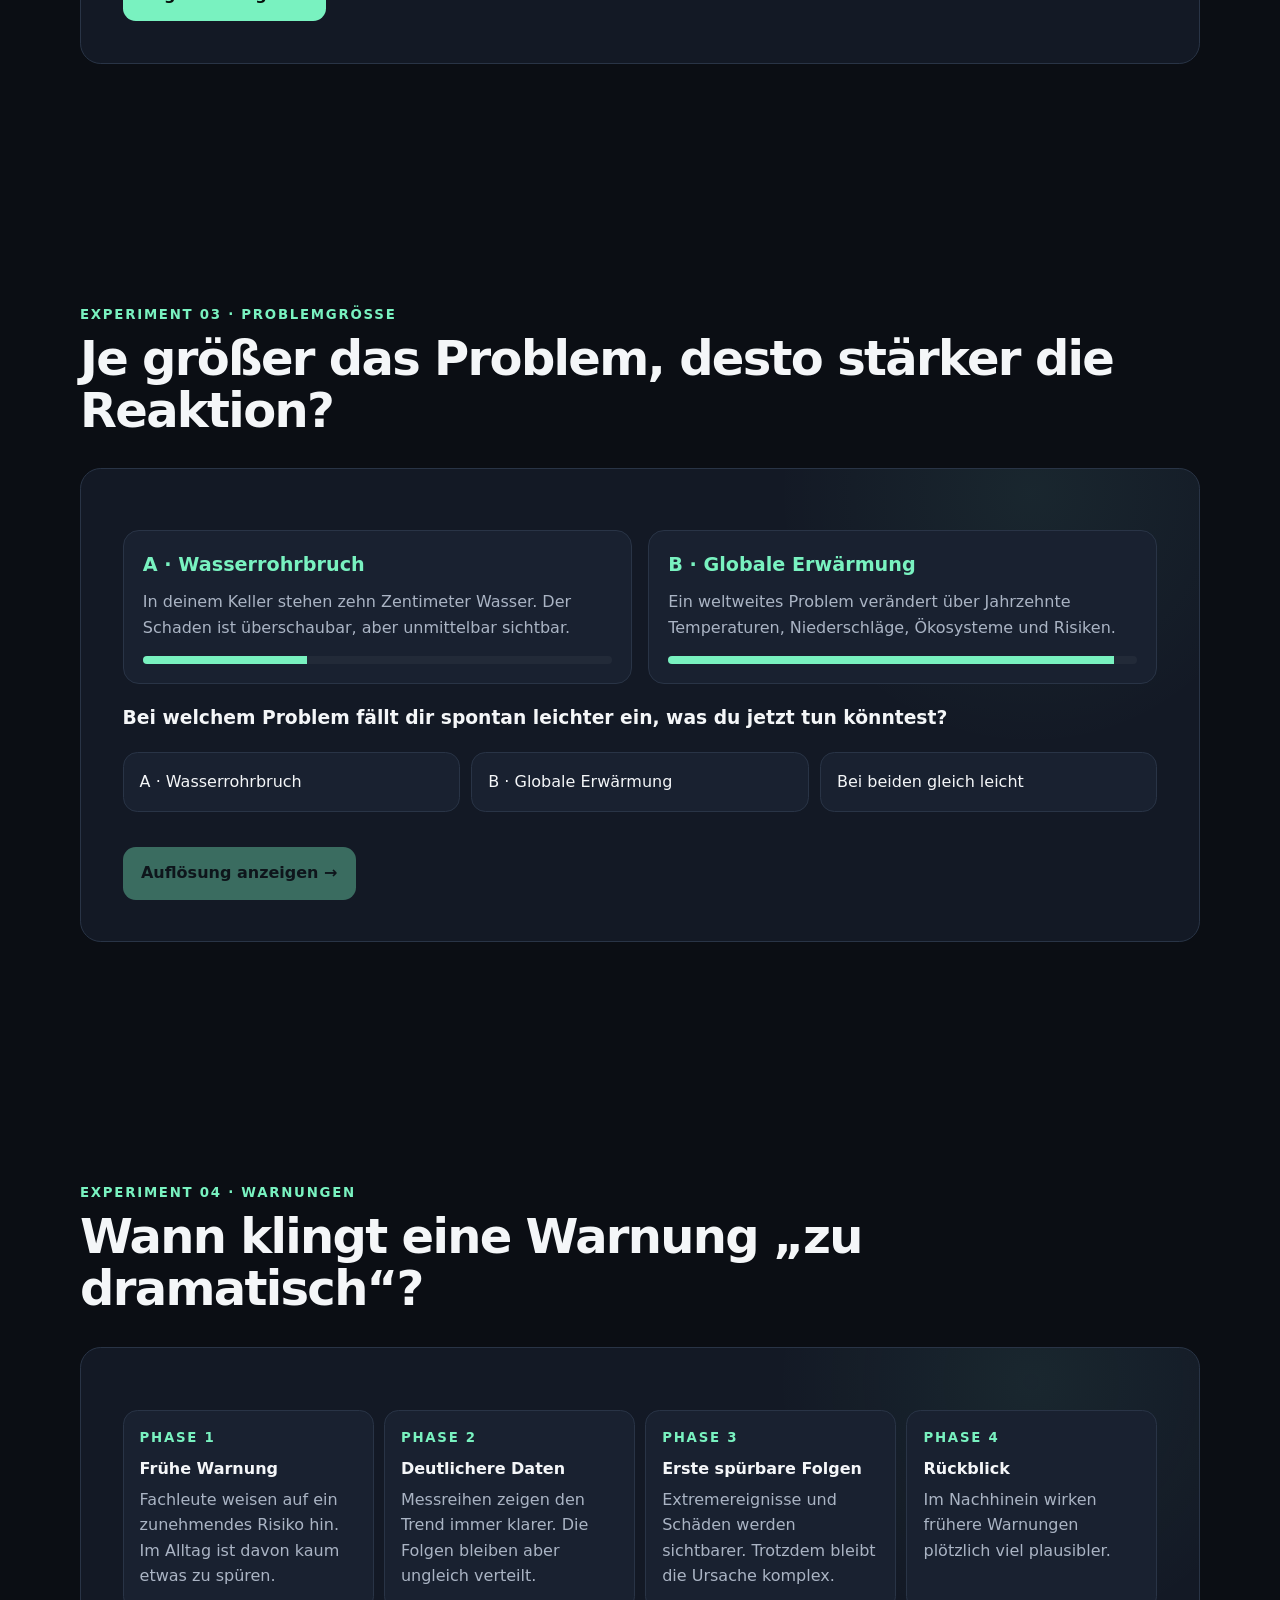
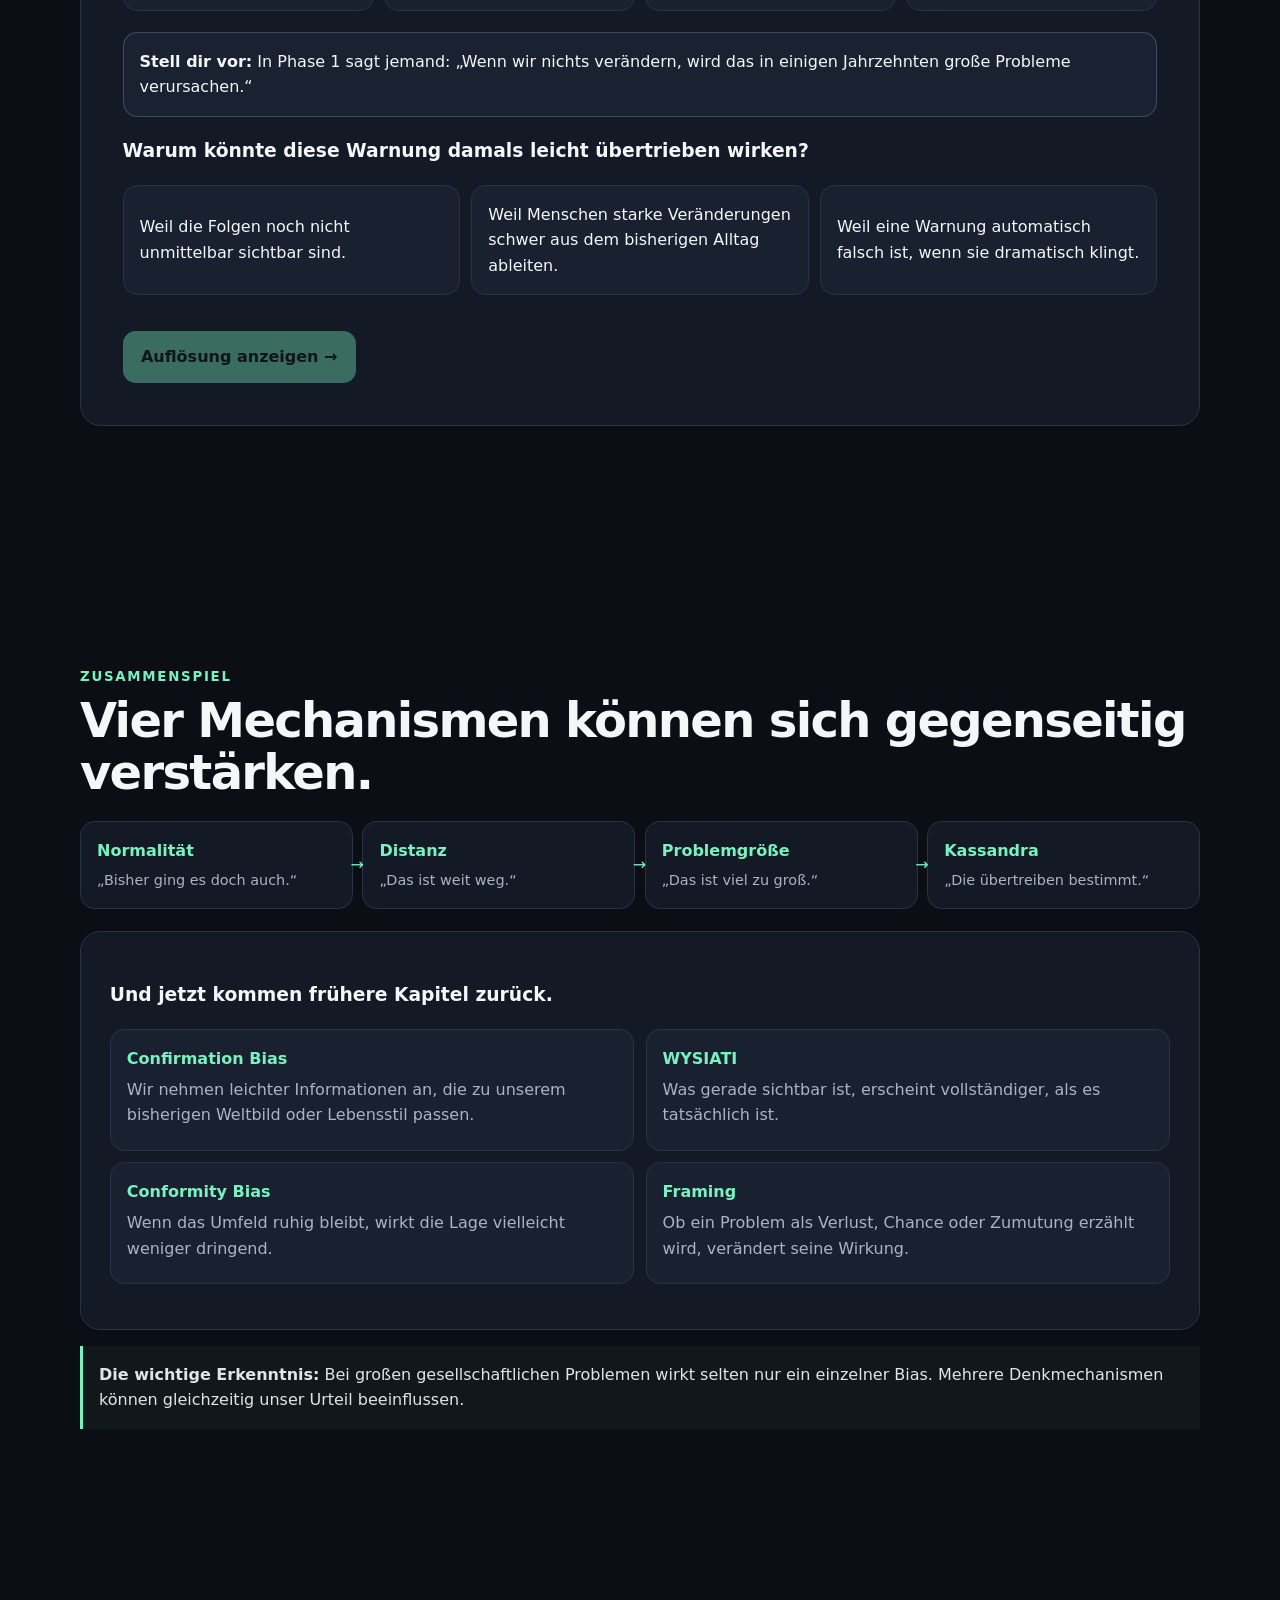
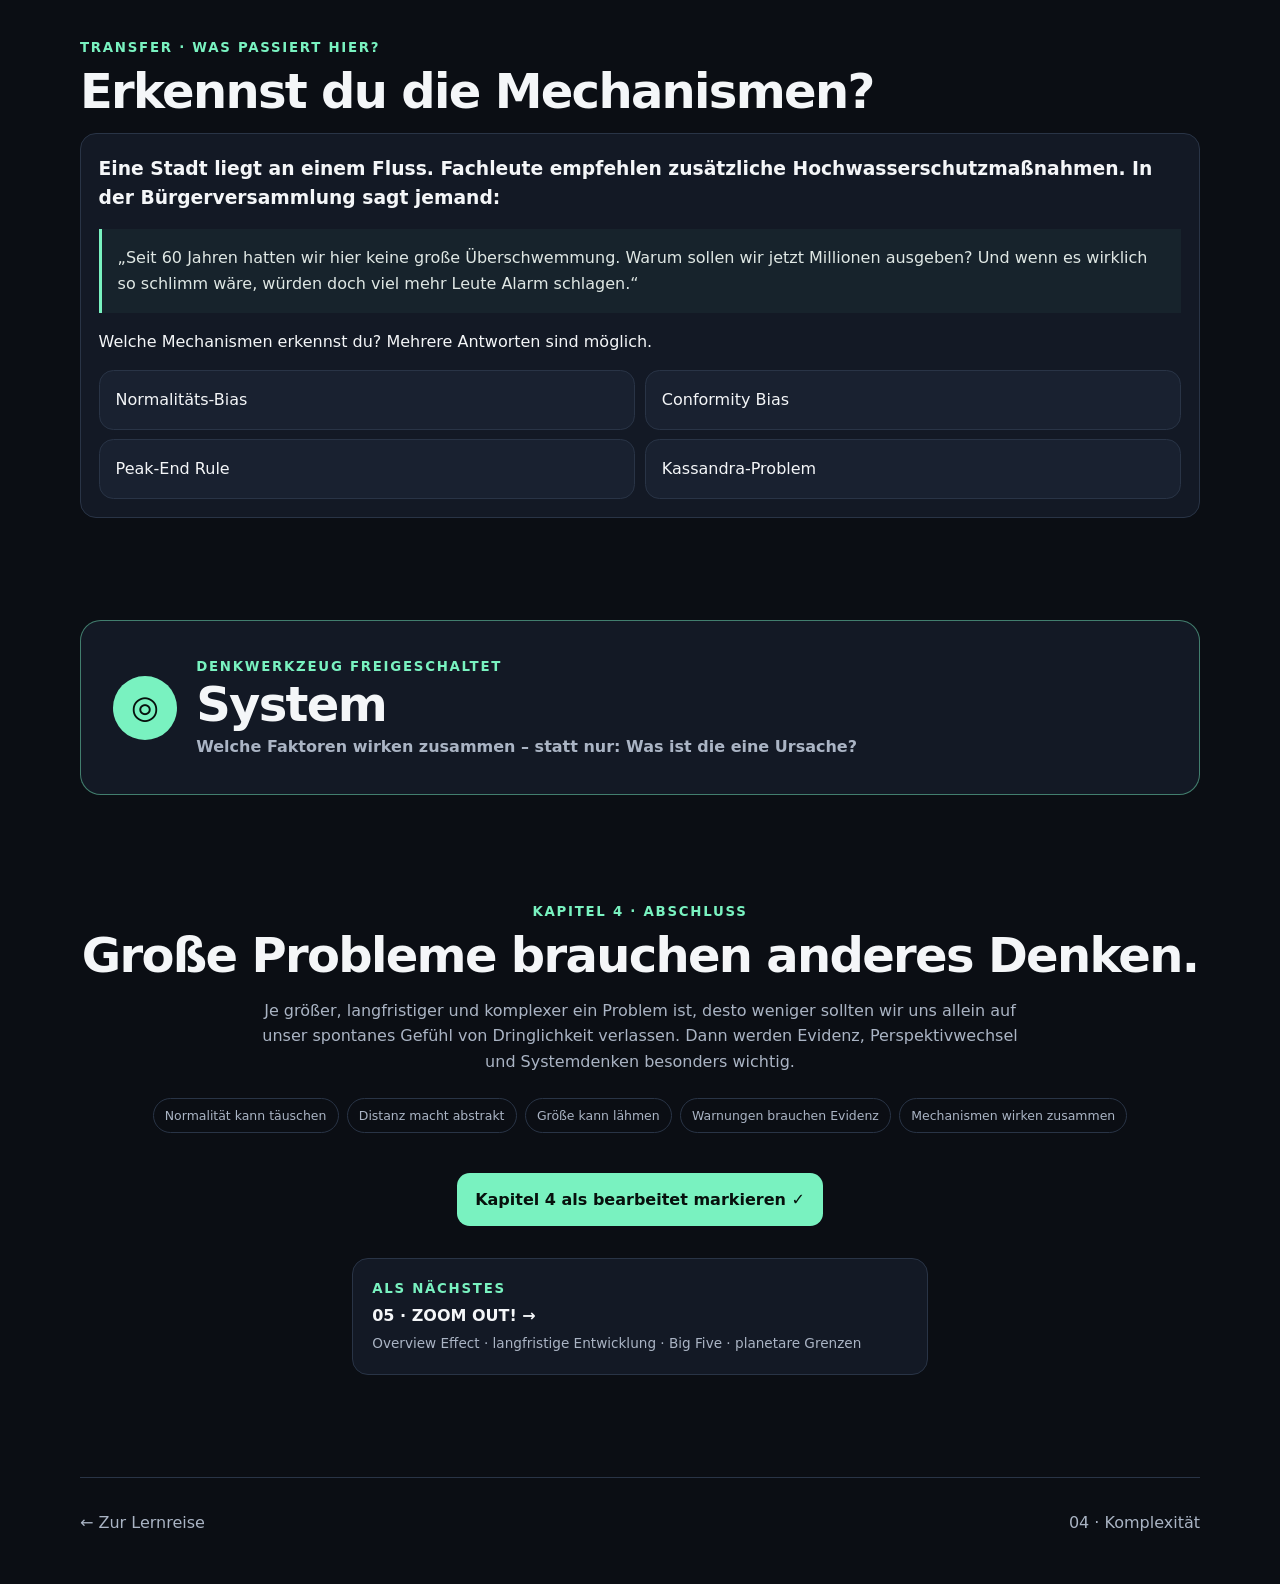
<file: 04-grosse-probleme.html>
<!doctype html>
<html lang="de">
<head>
<meta charset="utf-8">
<meta name="viewport" content="width=device-width,initial-scale=1">
<meta name="theme-color" content="#0b0e14">
<title>04 · Ein wirklich großes Problem</title>
<link rel="stylesheet" href="css/style.css">
<style>
/* Kapitel 4 – Ergänzungen; Grundlayout bleibt identisch */
.k4-nav{position:sticky;top:4.45rem;z-index:9;display:flex;gap:.45rem;overflow:auto;padding:.55rem max(4%,calc((100% - 70rem)/2));background:#0b0e14e8;backdrop-filter:blur(12px);border-bottom:1px solid #ffffff0d;scrollbar-width:none}
.k4-nav a{white-space:nowrap;padding:.35rem .65rem;border:1px solid var(--line);border-radius:99rem;color:var(--mut);font-size:.75rem}
.k4-nav a:hover{color:var(--txt);border-color:var(--a)}
.k4-label{font-size:clamp(.88rem,1.6vw,1.05rem)}
.k4-reveal{display:none;max-width:48rem;margin:1.5rem auto 0}
.k4-reveal.on{display:block}
.k4-action:disabled{opacity:.38;cursor:not-allowed}

/* Normalitäts-Bias */
.warning-card{display:grid;grid-template-columns:auto 1fr;gap:1rem;align-items:start;padding:1rem;background:var(--s2);border:1px solid var(--line);border-radius:1rem;margin:1rem 0}
.warning-icon{display:grid;place-items:center;width:3rem;aspect-ratio:1;border-radius:50%;background:#79f2c012;color:var(--a);font-weight:900}
.decision-grid{display:grid;grid-template-columns:repeat(3,1fr);gap:.7rem;margin:1.2rem 0}
.decision-grid button,.distance-options button,.problem-options button,.cassandra-options button,.synthesis-options button{
  padding:1rem;background:var(--s2);border:1px solid var(--line);border-radius:.9rem;color:var(--txt);font:inherit;text-align:left;cursor:pointer
}
.decision-grid button:hover,.decision-grid button:focus-visible,
.distance-options button:hover,.distance-options button:focus-visible,
.problem-options button:hover,.problem-options button:focus-visible,
.cassandra-options button:hover,.cassandra-options button:focus-visible,
.synthesis-options button:hover,.synthesis-options button:focus-visible{outline:none;border-color:var(--a)}
.decision-grid button.selected,.distance-options button.selected,.problem-options button.selected,.cassandra-options button.selected,.synthesis-options button.selected{
  border-color:var(--a);background:#79f2c012
}

/* Psychologische Distanz */
.distance-demo{display:grid;gap:1rem;margin:1.3rem 0}
.distance-row{display:grid;grid-template-columns:8rem 1fr;gap:1rem;align-items:center}
.distance-row span{color:var(--mut);font-size:.9rem}
.distance-scale{display:grid;grid-template-columns:repeat(3,1fr);gap:.45rem}
.distance-scale button{min-height:3rem;text-align:center;padding:.6rem}
.distance-result{padding:1rem;border-left:.22rem solid var(--a);background:#79f2c009;margin-top:1rem}

/* Großes Problem */
.problem-pair{display:grid;grid-template-columns:1fr 1fr;gap:1rem;margin:1.2rem 0}
.problem-card{padding:1.2rem;background:var(--s2);border:1px solid var(--line);border-radius:1rem}
.problem-card b{display:block;color:var(--a);font-size:1.2rem;margin-bottom:.5rem}
.problem-card p{color:var(--mut);margin:.4rem 0}
.problem-meter{height:.45rem;background:#222a38;border-radius:99rem;overflow:hidden;margin-top:1rem}
.problem-meter i{display:block;height:100%;background:var(--a);width:var(--w)}

/* Kassandra */
.timeline{display:grid;grid-template-columns:repeat(4,1fr);gap:.65rem;margin:1.3rem 0}
.timeline article{padding:1rem;background:var(--s2);border:1px solid var(--line);border-radius:.9rem;min-height:10rem}
.timeline small{display:block;margin-bottom:.5rem}
.timeline p{margin:.3rem 0;color:var(--mut)}
.timeline strong{color:var(--txt)}
.cassandra-note{padding:1rem;background:#9db8ff0d;border:1px solid #9db8ff44;border-radius:.9rem;margin:1rem 0}

/* Zusammenspiel */
.mechanism-chain{display:grid;grid-template-columns:repeat(4,1fr);gap:.6rem;margin:1.4rem 0}
.mechanism-chain article{position:relative;padding:1rem;background:var(--s);border:1px solid var(--line);border-radius:.9rem}
.mechanism-chain article:not(:last-child)::after{content:"→";position:absolute;right:-.75rem;top:50%;transform:translateY(-50%);color:var(--a);z-index:2}
.mechanism-chain b{display:block;color:var(--a);margin-bottom:.35rem}
.mechanism-chain p{margin:0;color:var(--mut);font-size:.9rem}
.revisit-grid{display:grid;grid-template-columns:repeat(2,1fr);gap:.7rem;margin:1rem 0}
.revisit-grid article{padding:1rem;background:var(--s2);border:1px solid var(--line);border-radius:.9rem}
.revisit-grid b{color:var(--a)}
.revisit-grid p{color:var(--mut);margin:.35rem 0}

/* Transfer */
.case-card{padding:1.1rem;background:var(--s);border:1px solid var(--line);border-radius:1rem}
.case-card h3{margin:.1rem 0 .7rem}
.synthesis-options{display:grid;grid-template-columns:repeat(2,1fr);gap:.6rem;margin-top:1rem}
.case-feedback{display:none;margin-top:1rem;padding-top:1rem;border-top:1px solid var(--line);color:var(--mut)}
.case-feedback.on{display:block}
.k4-tool{display:grid;grid-template-columns:auto 1fr;gap:1.2rem;align-items:center;padding:clamp(1.2rem,3vw,2rem);border:1px solid #79f2c077;border-radius:1.3rem;background:var(--s)}
.k4-tool>b{display:grid;place-items:center;width:4rem;aspect-ratio:1;border-radius:50%;background:var(--a);color:#07110d;font-size:2rem}
.k4-tool h2{margin:0}
.k4-tool p{margin:.2rem 0;color:var(--mut)}

@media(max-width:48rem){
 .decision-grid,.timeline,.mechanism-chain{grid-template-columns:1fr 1fr}
 .problem-pair{grid-template-columns:1fr}
}
@media(max-width:40rem){
 .k4-nav{top:4.4rem}
 .decision-grid,.timeline,.mechanism-chain,.revisit-grid,.synthesis-options{grid-template-columns:1fr}
 .distance-row{grid-template-columns:1fr}
 .mechanism-chain article:not(:last-child)::after{content:"↓";right:50%;top:auto;bottom:-1.1rem;transform:translateX(50%)}
}
</style>
</head>

<body>
<header>
  <a href="index.html" class="logo">WSDW</a>
  <div class="head-progress"><span>Kapitel 4 von 8</span><div class="bar"><i style="width:50%"></i></div></div>
</header>

<nav class="k4-nav" aria-label="Kapitelabschnitte">
  <a href="#start">Start</a>
  <a href="#normalitaet">Normalität</a>
  <a href="#distanz">Distanz</a>
  <a href="#problem">Problemgröße</a>
  <a href="#kassandra">Kassandra</a>
  <a href="#zusammenspiel">Zusammenspiel</a>
  <a href="#transfer">Transfer</a>
</nav>

<main>
<section class="lessonhero" id="start">
  <small class="k4-label">04 · KOMPLEXITÄT</small>
  <h1>Ein wirklich <em>großes Problem.</em></h1>
  <p>Warum reagieren Menschen auf manche Gefahren sofort – und auf andere erstaunlich langsam? Die Klimakrise ist ein guter Testfall für unser Denken: langfristig, komplex, global und trotzdem sehr real.</p>
</section>

<section>
  <small>DER TESTFALL</small>
  <h2>Wir wissen viel. Warum handeln wir trotzdem oft zu spät?</h2>
  <article class="panel">
    <p>Bei einer akuten Gefahr ist die Lage einfach: Feuer im Raum → raus. Bei großen, langsamen Problemen funktioniert unser intuitives Denken schlechter. Mehrere psychologische Mechanismen können gleichzeitig dafür sorgen, dass eine reale Gefahr <strong>weniger dringend wirkt, als sie ist</strong>.</p>
    <blockquote><b>Leitfrage für dieses Kapitel:</b> Was macht große Probleme psychologisch so schwer greifbar?</blockquote>
  </article>
</section>

<section id="normalitaet">
  <small>EXPERIMENT 01 · NORMALITÄT</small>
  <h2>„Bisher ist doch nichts passiert.“</h2>
  <article class="experiment" id="normalExp">
    <div class="warning-card">
      <div class="warning-icon">!</div>
      <div><strong>Hochwasserwarnung</strong><p>Für deine Region wird ein ungewöhnlich starkes Hochwasser angekündigt. Dein Haus war bei den letzten drei Hochwassern nicht betroffen.</p></div>
    </div>
    <h3>Was wäre dein spontaner Gedanke?</h3>
    <div class="decision-grid">
      <button>„Dann wird es diesmal wahrscheinlich auch gut gehen.“</button>
      <button>„Ich schaue nach, wie sich die aktuelle Lage von früher unterscheidet.“</button>
      <button>„Warnungen sind meistens übertrieben.“</button>
    </div>
    <button class="btn k4-action" disabled>Auflösung anzeigen →</button>
    <div class="k4-reveal">
      <p class="tag">AUFLÖSUNG</p>
      <h3>Vergangenheit fühlt sich wie ein guter Maßstab für die Zukunft an.</h3>
      <p>Der <strong>Normalitäts-Bias</strong> beschreibt die Tendenz, auch bei ungewöhnlichen Entwicklungen zunächst davon auszugehen, dass im Wesentlichen alles so weitergeht wie bisher. Warnzeichen werden dadurch leichter unterschätzt.</p>
      <div class="k4-term" style="color:var(--a)">Fachbegriff: <strong style="color:var(--a)">Normalcy Bias (Normalitäts-Bias)</strong></div>
      <blockquote><b>Merksatz:</b> Dass etwas bisher gut gegangen ist, beweist nicht, dass es so bleiben muss.</blockquote>
    </div>
  </article>
</section>

<section id="distanz">
  <small>EXPERIMENT 02 · DISTANZ</small>
  <h2>Wie nah fühlt sich ein Problem an?</h2>
  <article class="experiment" id="distanceExp">
    <div class="warning-card">
      <div class="warning-icon">!</div>
      <div>
        <strong>WETTERWARNUNG · EXTREME HITZE</strong>
        <p>Seit Tagen liegen die Temperaturen über 40&nbsp;°C. Nachts kühlt es kaum noch ab. Krankenhäuser melden deutlich mehr hitzebedingte Notfälle, Flüsse führen extrem wenig Wasser und in mehreren Regionen brennen Wälder. Meteorologen warnen: Solche extremen Hitzeperioden werden in einem wärmeren Klima häufiger und intensiver.</p>
      </div>
    </div>

    <h3>Wann fühlt sich diese Gefahr für dich am stärksten an?</h3>
    <p>Verändere jetzt gedanklich <strong>nur die Entfernung zum Ereignis</strong>. Wähle in jeder Zeile die Variante, bei der die Meldung für dich am unmittelbarsten, ernstesten oder handlungsrelevantesten wirkt. Es gibt dabei keine richtige oder falsche Antwort.</p>

    <div class="distance-demo">
      <div class="distance-row">
        <span>Zeit</span>
        <div class="distance-scale distance-options">
          <button data-d="near">diesen Sommer</button>
          <button data-d="mid">in 10 Jahren</button>
          <button data-d="far">im Jahr 2100</button>
        </div>
      </div>
      <div class="distance-row">
        <span>Ort</span>
        <div class="distance-scale distance-options">
          <button data-d="near">deine Stadt</button>
          <button data-d="mid">Südeuropa</button>
          <button data-d="far">eine ferne Region</button>
        </div>
      </div>
      <div class="distance-row">
        <span>Person</span>
        <div class="distance-scale distance-options">
          <button data-d="near">du selbst</button>
          <button data-d="mid">Menschen in deinem Land</button>
          <button data-d="far">zukünftige Generationen</button>
        </div>
      </div>
    </div>

    <div class="distance-result">
      <strong id="distanceHeadline">Beobachte deine Auswahl.</strong>
      <p id="distanceText">Je näher ein Problem zeitlich, räumlich oder persönlich erscheint, desto konkreter und dringlicher wirkt es häufig.</p>
    </div>

    <button class="btn k4-action">Begriff anzeigen →</button>
    <div class="k4-reveal">
      <h3>Entfernung verändert, wie konkret etwas wirkt.</h3>
      <p><strong>Psychologische Distanz</strong> beschreibt, dass zeitlich, räumlich oder sozial entfernte Ereignisse abstrakter wahrgenommen werden. Genau das kann langfristige Gefahren weniger handlungsnah erscheinen lassen.</p>
      <blockquote><b>Prüffrage:</b> Würde ich dasselbe Problem anders bewerten, wenn es morgen, hier und bei mir selbst passiert?</blockquote>
    </div>
  </article>
</section>

<section id="problem">
  <small>EXPERIMENT 03 · PROBLEMGRÖSSE</small>
  <h2>Je größer das Problem, desto stärker die Reaktion?</h2>
  <article class="experiment" id="problemExp">
    <div class="problem-pair">
      <article class="problem-card">
        <b>A · Wasserrohrbruch</b>
        <p>In deinem Keller stehen zehn Zentimeter Wasser. Der Schaden ist überschaubar, aber unmittelbar sichtbar.</p>
        <div class="problem-meter"><i style="--w:35%"></i></div>
      </article>
      <article class="problem-card">
        <b>B · Globale Erwärmung</b>
        <p>Ein weltweites Problem verändert über Jahrzehnte Temperaturen, Niederschläge, Ökosysteme und Risiken.</p>
        <div class="problem-meter"><i style="--w:95%"></i></div>
      </article>
    </div>

    <h3>Bei welchem Problem fällt dir spontan leichter ein, was du jetzt tun könntest?</h3>
    <div class="problem-options decision-grid">
      <button>A · Wasserrohrbruch</button>
      <button>B · Globale Erwärmung</button>
      <button>Bei beiden gleich leicht</button>
    </div>
    <button class="btn k4-action" disabled>Auflösung anzeigen →</button>

    <div class="k4-reveal">
      <p class="tag">AUFLÖSUNG</p>
      <h3>Große Probleme können ausgerechnet weniger handhabbar wirken.</h3>
      <p>Sehr große, langfristige und komplexe Probleme können überwältigend und abstrakt erscheinen. Statt mehr Handlung auszulösen, können sie zu Verdrängung, Gewöhnung oder dem Gefühl führen: <em>„Was soll ich allein schon tun?“</em></p>
      <p>Für dieses Muster verwenden wir hier den anschaulichen Begriff <strong>Großes-Problem-Paradoxon</strong>. Es ist kein so klar definierter psychologischer Fachbegriff wie der Normalitäts-Bias, sondern eine hilfreiche Denkfigur.</p>
      <blockquote><b>Merksatz:</b> Ein größeres Problem erzeugt nicht automatisch ein stärkeres Gefühl von Handlungsfähigkeit.</blockquote>
    </div>
  </article>
</section>

<section id="kassandra">
  <small>EXPERIMENT 04 · WARNUNGEN</small>
  <h2>Wann klingt eine Warnung „zu dramatisch“?</h2>
  <article class="experiment" id="cassandraExp">
    <div class="timeline">
      <article><small>PHASE 1</small><strong>Frühe Warnung</strong><p>Fachleute weisen auf ein zunehmendes Risiko hin. Im Alltag ist davon kaum etwas zu spüren.</p></article>
      <article><small>PHASE 2</small><strong>Deutlichere Daten</strong><p>Messreihen zeigen den Trend immer klarer. Die Folgen bleiben aber ungleich verteilt.</p></article>
      <article><small>PHASE 3</small><strong>Erste spürbare Folgen</strong><p>Extremereignisse und Schäden werden sichtbarer. Trotzdem bleibt die Ursache komplex.</p></article>
      <article><small>PHASE 4</small><strong>Rückblick</strong><p>Im Nachhinein wirken frühere Warnungen plötzlich viel plausibler.</p></article>
    </div>

    <div class="cassandra-note">
      <strong>Stell dir vor:</strong> In Phase 1 sagt jemand: „Wenn wir nichts verändern, wird das in einigen Jahrzehnten große Probleme verursachen.“
    </div>

    <h3>Warum könnte diese Warnung damals leicht übertrieben wirken?</h3>
    <div class="cassandra-options decision-grid">
      <button>Weil die Folgen noch nicht unmittelbar sichtbar sind.</button>
      <button>Weil Menschen starke Veränderungen schwer aus dem bisherigen Alltag ableiten.</button>
      <button>Weil eine Warnung automatisch falsch ist, wenn sie dramatisch klingt.</button>
    </div>
    <button class="btn k4-action" disabled>Auflösung anzeigen →</button>

    <div class="k4-reveal">
      <p class="tag">AUFLÖSUNG</p>
      <h3>Warnende können recht haben – und trotzdem unglaubwürdig wirken.</h3>
      <p>Das <strong>Kassandra-Syndrom</strong> ist eine metaphorische Bezeichnung für Situationen, in denen vor einer realen Gefahr gewarnt wird, die Warnung aber nicht ernst genommen wird. Der Name geht auf Kassandra aus der griechischen Mythologie zurück, deren richtige Prophezeiungen niemand glaubte.</p>
      <p>Wichtig: Nicht jede Warnung ist deshalb richtig. Gute Warnungen brauchen <strong>Evidenz</strong>. Das Problem entsteht, wenn gute Evidenz psychologisch weniger stark wirkt als der vertraute Alltag.</p>
      <blockquote><b>Merksatz:</b> Eine schwer vorstellbare Gefahr kann eine gut begründete Warnung unglaubwürdig erscheinen lassen.</blockquote>
    </div>
  </article>
</section>

<section id="zusammenspiel">
  <small>ZUSAMMENSPIEL</small>
  <h2>Vier Mechanismen können sich gegenseitig verstärken.</h2>

  <div class="mechanism-chain">
    <article><b>Normalität</b><p>„Bisher ging es doch auch.“</p></article>
    <article><b>Distanz</b><p>„Das ist weit weg.“</p></article>
    <article><b>Problemgröße</b><p>„Das ist viel zu groß.“</p></article>
    <article><b>Kassandra</b><p>„Die übertreiben bestimmt.“</p></article>
  </div>

  <article class="panel">
    <h3>Und jetzt kommen frühere Kapitel zurück.</h3>
    <div class="revisit-grid">
      <article><b>Confirmation Bias</b><p>Wir nehmen leichter Informationen an, die zu unserem bisherigen Weltbild oder Lebensstil passen.</p></article>
      <article><b>WYSIATI</b><p>Was gerade sichtbar ist, erscheint vollständiger, als es tatsächlich ist.</p></article>
      <article><b>Conformity Bias</b><p>Wenn das Umfeld ruhig bleibt, wirkt die Lage vielleicht weniger dringend.</p></article>
      <article><b>Framing</b><p>Ob ein Problem als Verlust, Chance oder Zumutung erzählt wird, verändert seine Wirkung.</p></article>
    </div>
  </article>

  <blockquote><b>Die wichtige Erkenntnis:</b> Bei großen gesellschaftlichen Problemen wirkt selten nur ein einzelner Bias. Mehrere Denkmechanismen können gleichzeitig unser Urteil beeinflussen.</blockquote>
</section>

<section id="transfer">
  <small>TRANSFER · WAS PASSIERT HIER?</small>
  <h2>Erkennst du die Mechanismen?</h2>

  <div class="case-card" id="caseExp">
    <h3>Eine Stadt liegt an einem Fluss. Fachleute empfehlen zusätzliche Hochwasserschutzmaßnahmen. In der Bürgerversammlung sagt jemand:</h3>
    <blockquote>„Seit 60 Jahren hatten wir hier keine große Überschwemmung. Warum sollen wir jetzt Millionen ausgeben? Und wenn es wirklich so schlimm wäre, würden doch viel mehr Leute Alarm schlagen.“</blockquote>

    <p>Welche Mechanismen erkennst du? Mehrere Antworten sind möglich.</p>
    <div class="synthesis-options">
      <button data-correct="yes">Normalitäts-Bias</button>
      <button data-correct="yes">Conformity Bias</button>
      <button data-correct="no">Peak-End Rule</button>
      <button data-correct="yes">Kassandra-Problem</button>
    </div>

    <div class="case-feedback">
      <strong>Gut beobachtet:</strong> Besonders deutlich sind Normalitäts-Bias („60 Jahre nichts passiert“) und sozialer Einfluss („sonst würden mehr Leute Alarm schlagen“). Je nach Kontext kann auch das Kassandra-Muster eine Rolle spielen, wenn fachlich begründete Warnungen als übertrieben abgetan werden.
    </div>
  </div>
</section>

<section class="k4-tool">
  <b>◎</b>
  <div>
    <small>DENKWERKZEUG FREIGESCHALTET</small>
    <h2>System</h2>
    <p><strong>Welche Faktoren wirken zusammen – statt nur: Was ist die eine Ursache?</strong></p>
  </div>
</section>

<section class="end" id="abschluss">
  <small>KAPITEL 4 · ABSCHLUSS</small>
  <h2>Große Probleme brauchen anderes Denken.</h2>
  <p>Je größer, langfristiger und komplexer ein Problem ist, desto weniger sollten wir uns allein auf unser spontanes Gefühl von Dringlichkeit verlassen. Dann werden Evidenz, Perspektivwechsel und Systemdenken besonders wichtig.</p>

  <div class="takeaways">
    <span>Normalität kann täuschen</span>
    <span>Distanz macht abstrakt</span>
    <span>Größe kann lähmen</span>
    <span>Warnungen brauchen Evidenz</span>
    <span>Mechanismen wirken zusammen</span>
  </div>

  <button class="btn" id="done4">Kapitel 4 als bearbeitet markieren ✓</button>

  <a class="next" href="05-zoom-out.html">
    <small>ALS NÄCHSTES</small>
    <strong>05 · ZOOM OUT! →</strong>
    <span>Overview Effect · langfristige Entwicklung · Big Five · planetare Grenzen</span>
  </a>
</section>
</main>

<footer><a href="index.html">← Zur Lernreise</a><span>04 · Komplexität</span></footer>

<script src="js/script.js"></script>
<script>
document.addEventListener("DOMContentLoaded",()=>{

  function setupSingleChoice(id){
    const exp=document.querySelector(id);
    if(!exp)return;
    const buttons=[...exp.querySelectorAll(".decision-grid button")];
    const action=exp.querySelector(".k4-action");
    const reveal=exp.querySelector(".k4-reveal");
    buttons.forEach(b=>b.addEventListener("click",()=>{
      buttons.forEach(x=>x.classList.remove("selected"));
      b.classList.add("selected");
      action.disabled=false;
    }));
    action.addEventListener("click",()=>{
      reveal.classList.add("on");
      action.style.display="none";
    });
  }

  setupSingleChoice("#normalExp");
  setupSingleChoice("#problemExp");
  setupSingleChoice("#cassandraExp");

  // Psychologische Distanz
  const dist=document.querySelector("#distanceExp");
  if(dist){
    const rows=[...dist.querySelectorAll(".distance-row")];
    const headline=dist.querySelector("#distanceHeadline");
    const text=dist.querySelector("#distanceText");
    const update=()=>{
      const chosen=[...dist.querySelectorAll(".distance-options button.selected")];
      const near=chosen.filter(x=>x.dataset.d==="near").length;
      const far=chosen.filter(x=>x.dataset.d==="far").length;
      if(chosen.length===0){
        headline.textContent="Beobachte deine Auswahl.";
        text.textContent="Je näher ein Problem zeitlich, räumlich oder persönlich erscheint, desto konkreter und dringlicher wirkt es häufig.";
      }else if(near>far){
        headline.textContent="Du hast eher nahe Varianten gewählt.";
        text.textContent="Nähe macht Folgen oft konkreter: Sie lassen sich leichter vorstellen und mit dem eigenen Leben verbinden.";
      }else if(far>near){
        headline.textContent="Du hast eher entfernte Varianten gewählt.";
        text.textContent="Interessant – deine Auswahl zeigt, dass persönliche Reaktionen unterschiedlich sein können. Im Durchschnitt werden entfernte Folgen jedoch oft abstrakter verarbeitet.";
      }else{
        headline.textContent="Deine Auswahl ist gemischt.";
        text.textContent="Psychologische Distanz ist kein Schalter. Zeit, Ort und persönliche Betroffenheit können unterschiedlich stark wirken.";
      }
    };
    rows.forEach(row=>{
      const buttons=[...row.querySelectorAll("button")];
      buttons.forEach(b=>b.addEventListener("click",()=>{
        buttons.forEach(x=>x.classList.remove("selected"));
        b.classList.add("selected");
        update();
      }));
    });
    const action=dist.querySelector(".k4-action");
    action.addEventListener("click",()=>{
      dist.querySelector(".k4-reveal").classList.add("on");
      action.style.display="none";
    });
  }

  // Transferfall – Mehrfachauswahl
  const caseExp=document.querySelector("#caseExp");
  if(caseExp){
    const buttons=[...caseExp.querySelectorAll(".synthesis-options button")];
    buttons.forEach(b=>b.addEventListener("click",()=>{
      b.classList.toggle("selected");
      caseExp.querySelector(".case-feedback").classList.add("on");
    }));
  }

  // Fortschritt
  const done=document.querySelector("#done4");
  if(done){
    const current=JSON.parse(localStorage.getItem("wsdwDone")||"[]");
    if(current.includes(4))done.textContent="Kapitel 4 ist bearbeitet ✓";
    done.addEventListener("click",()=>{
      const set=new Set(JSON.parse(localStorage.getItem("wsdwDone")||"[]"));
      set.add(4);
      localStorage.setItem("wsdwDone",JSON.stringify([...set]));
      done.textContent="Kapitel 4 ist bearbeitet ✓";
    });
  }
});
</script>
</body>
</html>
</file>
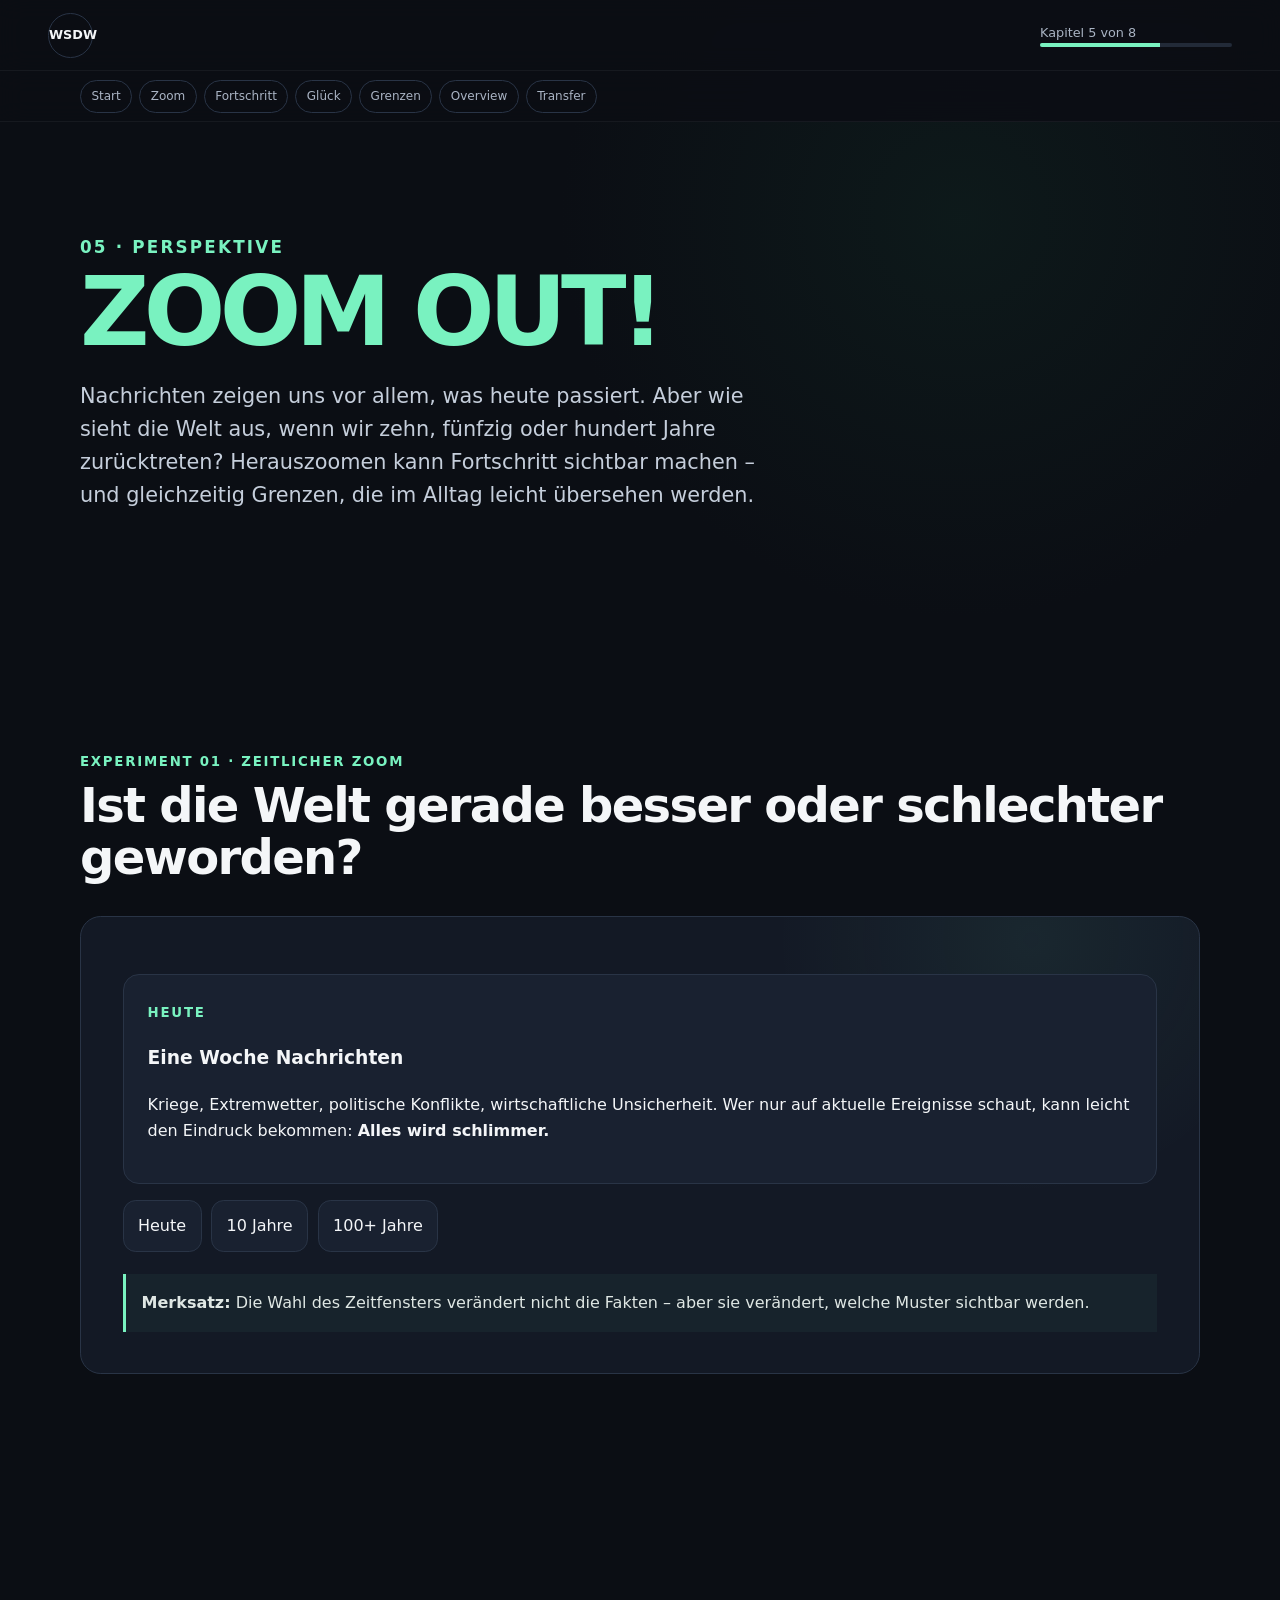
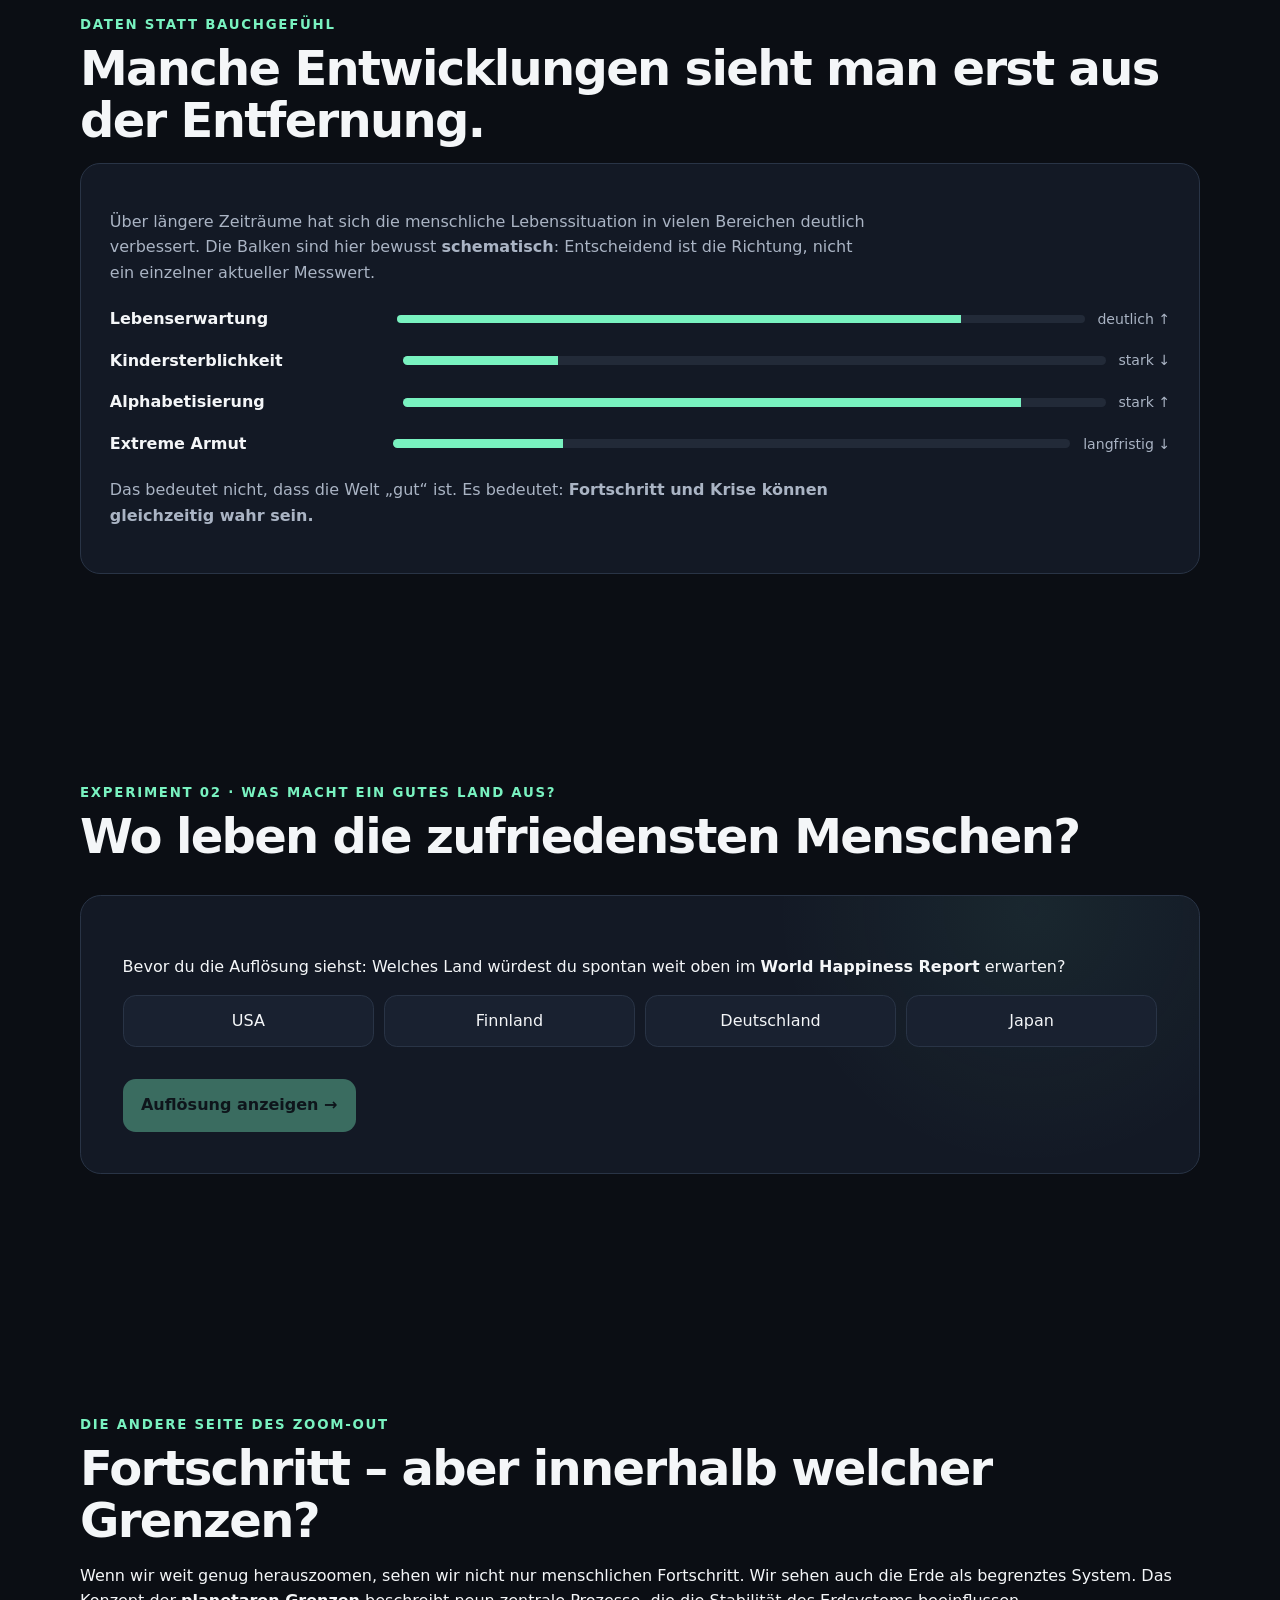
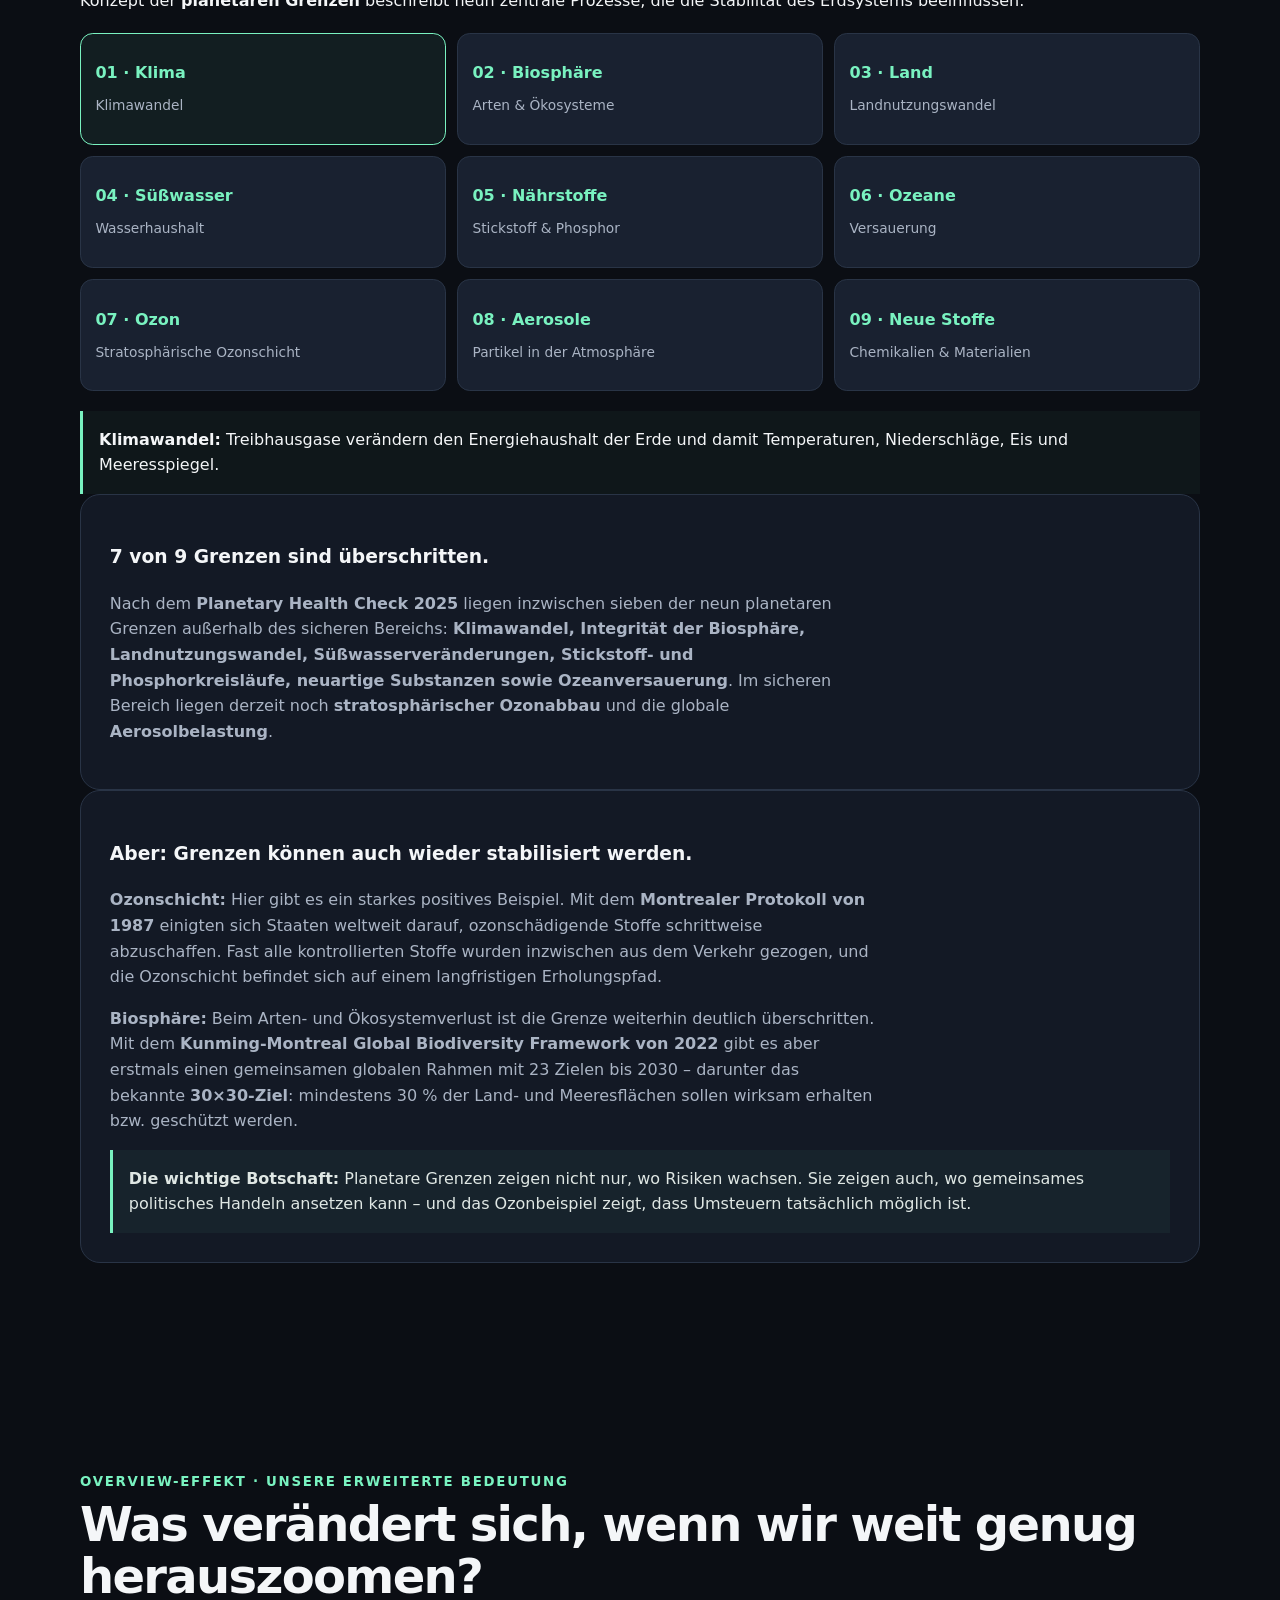
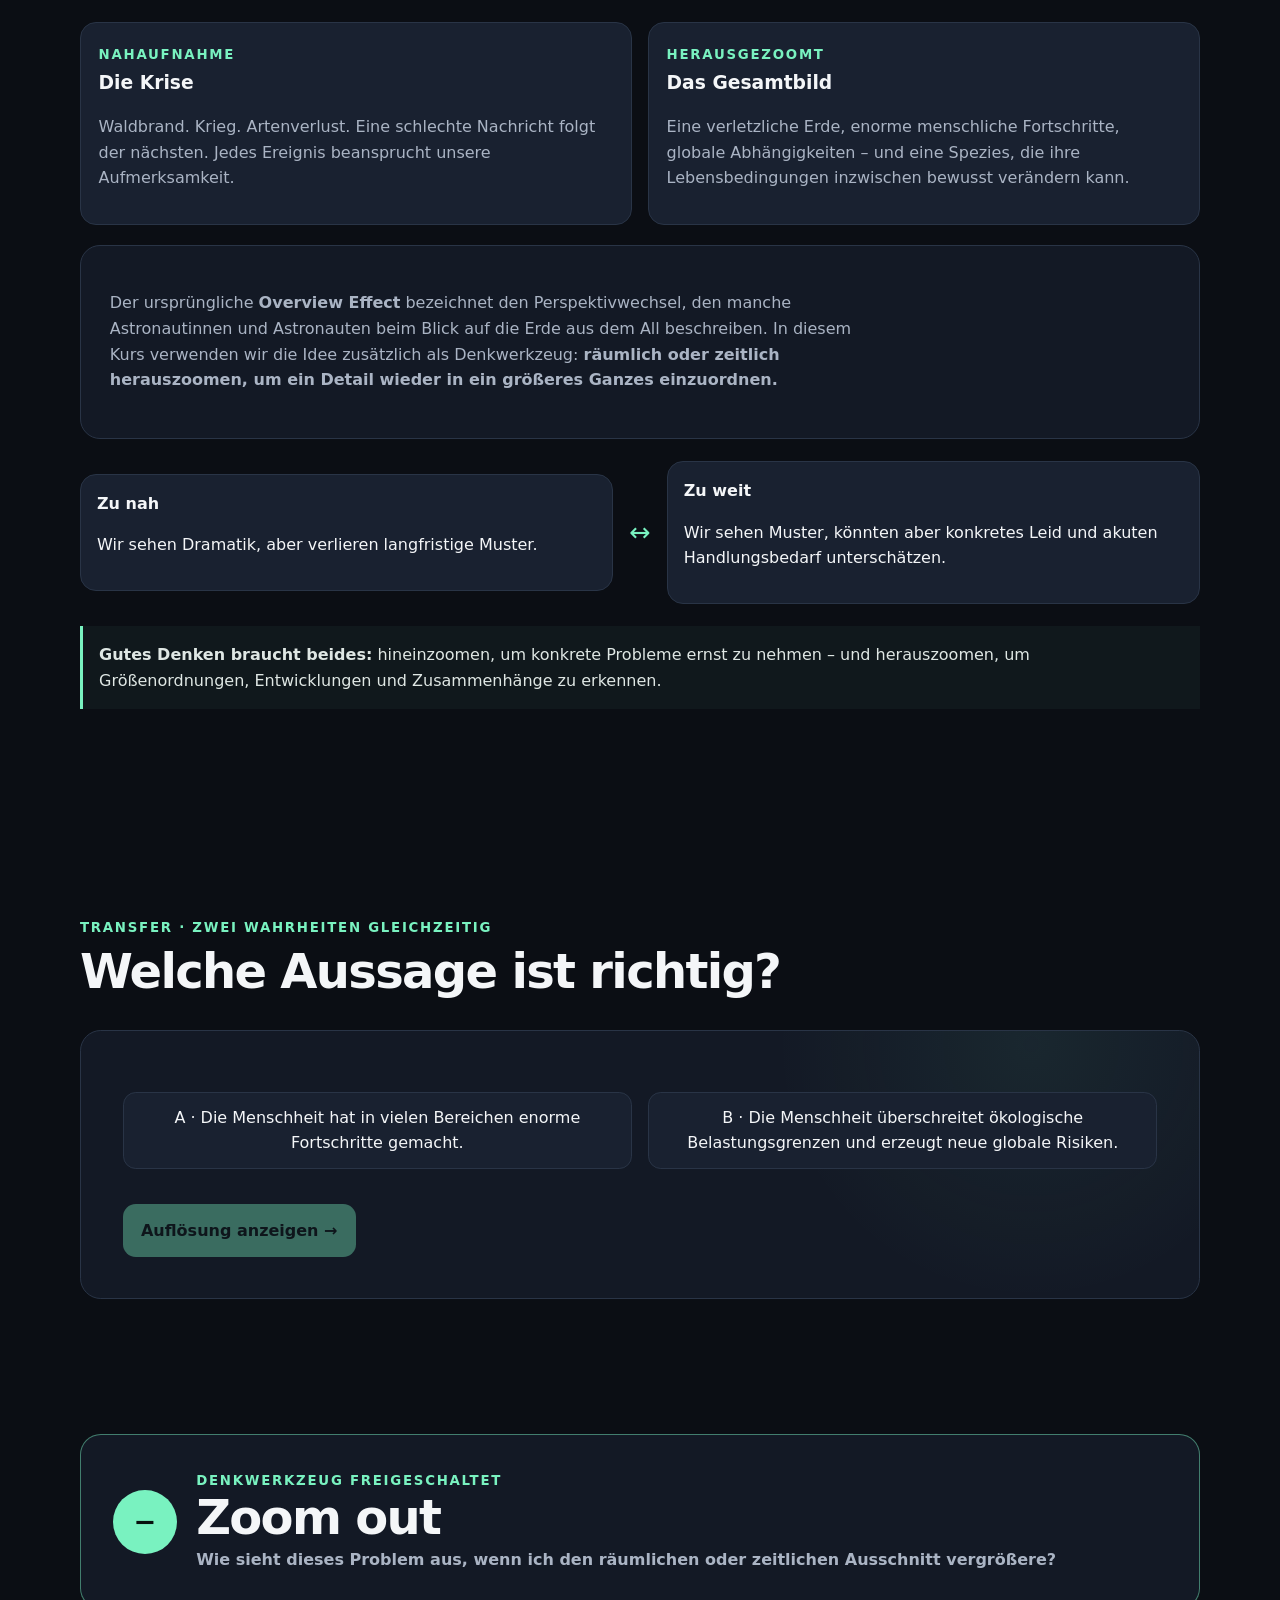
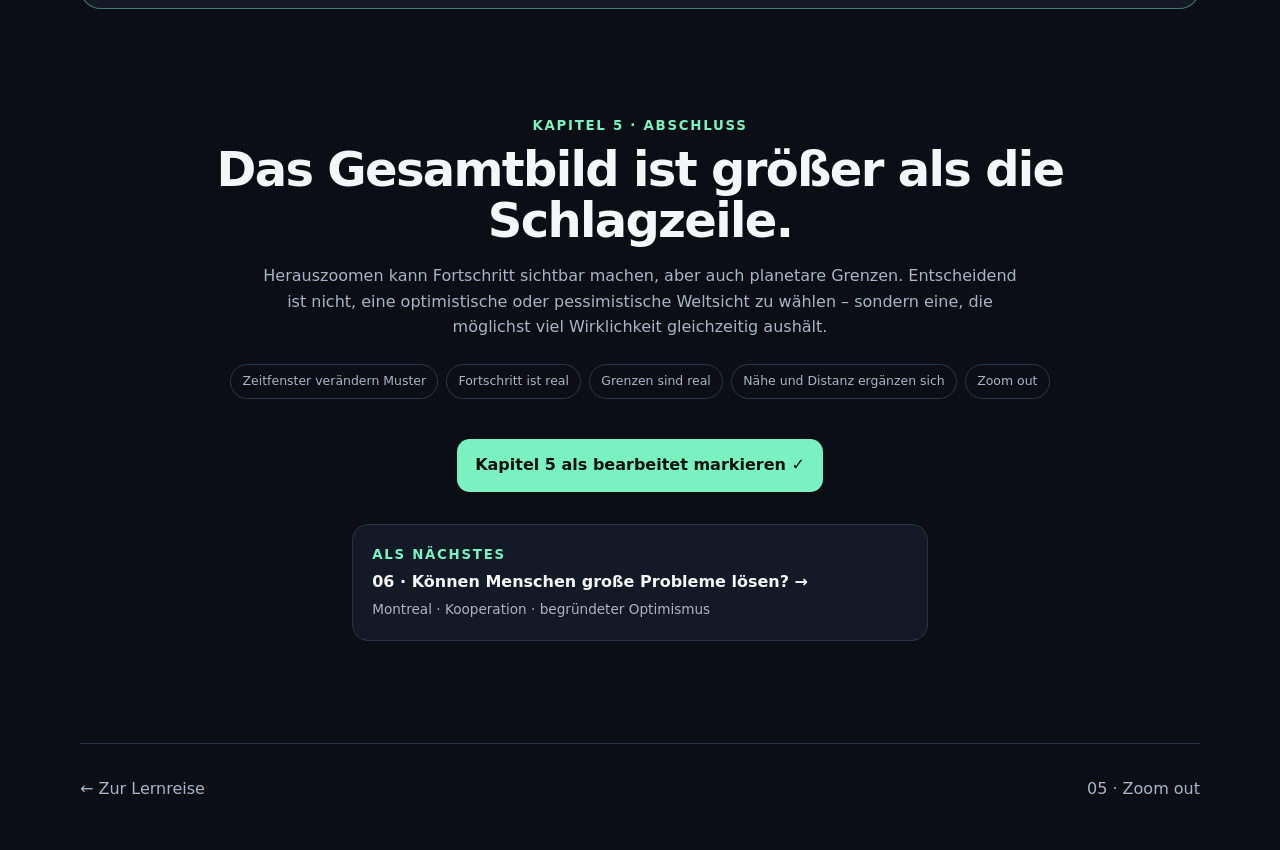
<file: 05-zoom-out.html>
<!doctype html>
<html lang="de">
<head>
<meta charset="utf-8"><meta name="viewport" content="width=device-width,initial-scale=1">
<meta name="theme-color" content="#0b0e14">
<title>05 · ZOOM OUT!</title>
<link rel="stylesheet" href="css/style.css">
<style>
.k5-nav{position:sticky;top:4.45rem;z-index:9;display:flex;gap:.45rem;overflow:auto;padding:.55rem max(4%,calc((100% - 70rem)/2));background:#0b0e14e8;backdrop-filter:blur(12px);border-bottom:1px solid #ffffff0d;scrollbar-width:none}
.k5-nav a{white-space:nowrap;padding:.35rem .65rem;border:1px solid var(--line);border-radius:99rem;color:var(--mut);font-size:.75rem}.k5-nav a:hover{color:var(--txt);border-color:var(--a)}
.k5-label{font-size:clamp(.88rem,1.6vw,1.05rem)}.k5-reveal{display:none;margin-top:1.4rem}.k5-reveal.on{display:block}.k5-action:disabled{opacity:.38;cursor:not-allowed}
.zoom-scene{padding:clamp(1rem,3vw,1.5rem);border:1px solid var(--line);border-radius:1rem;background:var(--s2);margin:1rem 0}.zoom-scene:not(.on){display:none}
.zoom-scene small{color:var(--a)}.zoom-controls{display:flex;gap:.6rem;flex-wrap:wrap}.zoom-controls button,.rank-options button,.boundary-btn,.overview-btn{padding:.75rem .9rem;background:var(--s2);border:1px solid var(--line);border-radius:.8rem;color:var(--txt);font:inherit;cursor:pointer}.zoom-controls button:hover,.rank-options button:hover,.boundary-btn:hover,.overview-btn:hover{border-color:var(--a)}.overview-btn.selected{border-color:var(--a);background:#79f2c012;color:var(--txt)}
.progress-bars{display:grid;gap:1rem;margin:1.3rem 0}.progress-item{display:grid;grid-template-columns:minmax(8rem,1.2fr) 3fr auto;gap:.8rem;align-items:center}.track{height:.55rem;background:#222a38;border-radius:99rem;overflow:hidden}.track i{display:block;height:100%;width:var(--w);background:var(--a)}
.progress-item b{color:var(--a)}.progress-item span{color:var(--mut);font-size:.88rem}
.rank-options{display:grid;grid-template-columns:repeat(4,1fr);gap:.6rem;margin:1rem 0}.rank-options button.selected{border-color:var(--a);background:#79f2c012}
.boundaries{display:grid;grid-template-columns:repeat(3,1fr);gap:.7rem;margin:1.2rem 0}.boundary-btn{text-align:left;min-height:7rem}.boundary-btn b{display:block;color:var(--a);margin-bottom:.4rem}.boundary-btn span{color:var(--mut);font-size:.86rem}.boundary-btn.active{border-color:var(--a);background:#79f2c012}
.boundary-detail{padding:1rem;border-left:.22rem solid var(--a);background:#79f2c009;min-height:5rem}
.overview-wrap{display:grid;grid-template-columns:1fr 1fr;gap:1rem;margin:1.2rem 0}.overview-card{padding:1.1rem;background:var(--s2);border:1px solid var(--line);border-radius:1rem}.overview-card h3{margin:.1rem 0 .6rem}.overview-card p{color:var(--mut)}
.balance{display:grid;grid-template-columns:1fr auto 1fr;gap:1rem;align-items:center;margin:1.4rem 0}.balance article{padding:1rem;background:var(--s2);border:1px solid var(--line);border-radius:1rem}.balance>span{color:var(--a);font-size:1.6rem}
.tool{display:grid;grid-template-columns:auto 1fr;gap:1.2rem;align-items:center;padding:clamp(1.2rem,3vw,2rem);border:1px solid #79f2c077;border-radius:1.3rem;background:var(--s)}.tool>b{display:grid;place-items:center;width:4rem;aspect-ratio:1;border-radius:50%;background:var(--a);color:#07110d;font-size:1.7rem}.tool h2{margin:0}.tool p{margin:.2rem 0;color:var(--mut)}
@media(max-width:48rem){.boundaries{grid-template-columns:repeat(2,1fr)}.rank-options{grid-template-columns:repeat(2,1fr)}}
@media(max-width:40rem){.k5-nav{top:4.4rem}.progress-item{grid-template-columns:1fr auto}.progress-item .track{grid-column:1/-1;grid-row:2}.boundaries,.rank-options,.overview-wrap{grid-template-columns:1fr}.balance{grid-template-columns:1fr}.balance>span{text-align:center;transform:rotate(90deg)}}
</style>
</head>
<body>
<header><a href="index.html" class="logo">WSDW</a><div class="head-progress"><span>Kapitel 5 von 8</span><div class="bar"><i style="width:62.5%"></i></div></div></header>
<nav class="k5-nav" aria-label="Kapitelabschnitte"><a href="#start">Start</a><a href="#zoom">Zoom</a><a href="#fortschritt">Fortschritt</a><a href="#glueck">Glück</a><a href="#grenzen">Grenzen</a><a href="#overview">Overview</a><a href="#transfer">Transfer</a></nav>
<main>
<section class="lessonhero" id="start"><small class="k5-label">05 · PERSPEKTIVE</small><h1><em>ZOOM OUT!</em></h1><p>Nachrichten zeigen uns vor allem, was heute passiert. Aber wie sieht die Welt aus, wenn wir zehn, fünfzig oder hundert Jahre zurücktreten? Herauszoomen kann Fortschritt sichtbar machen – und gleichzeitig Grenzen, die im Alltag leicht übersehen werden.</p></section>

<section id="zoom"><small>EXPERIMENT 01 · ZEITLICHER ZOOM</small><h2>Ist die Welt gerade besser oder schlechter geworden?</h2>
<article class="experiment" id="zoomExp">
<div class="zoom-scene on" data-z="0"><small>HEUTE</small><h3>Eine Woche Nachrichten</h3><p>Kriege, Extremwetter, politische Konflikte, wirtschaftliche Unsicherheit. Wer nur auf aktuelle Ereignisse schaut, kann leicht den Eindruck bekommen: <strong>Alles wird schlimmer.</strong></p></div>
<div class="zoom-scene" data-z="1"><small>10 JAHRE</small><h3>Ein Jahrzehnt</h3><p>Krisen bleiben sichtbar – aber daneben tauchen Entwicklungen auf: neue Technologien, sinkende Kosten erneuerbarer Energien, medizinische Fortschritte und gesellschaftliche Veränderungen.</p></div>
<div class="zoom-scene" data-z="2"><small>100+ JAHRE</small><h3>Ein Jahrhundert</h3><p>Jetzt werden große Trends sichtbar: stark gestiegene Lebenserwartung, weniger Kindersterblichkeit, mehr Bildung und enorme wissenschaftlich-technische Möglichkeiten – neben neuen globalen Risiken.</p></div>
<div class="zoom-controls"><button data-go="0">Heute</button><button data-go="1">10 Jahre</button><button data-go="2">100+ Jahre</button></div>
<div class="k5-reveal on"><blockquote><b>Merksatz:</b> Die Wahl des Zeitfensters verändert nicht die Fakten – aber sie verändert, welche Muster sichtbar werden.</blockquote></div>
</article></section>

<section id="fortschritt"><small>DATEN STATT BAUCHGEFÜHL</small><h2>Manche Entwicklungen sieht man erst aus der Entfernung.</h2>
<article class="panel"><p>Über längere Zeiträume hat sich die menschliche Lebenssituation in vielen Bereichen deutlich verbessert. Die Balken sind hier bewusst <strong>schematisch</strong>: Entscheidend ist die Richtung, nicht ein einzelner aktueller Messwert.</p>
<div class="progress-bars">
<div class="progress-item"><strong>Lebenserwartung</strong><div class="track"><i style="--w:82%"></i></div><span>deutlich ↑</span></div>
<div class="progress-item"><strong>Kindersterblichkeit</strong><div class="track"><i style="--w:22%"></i></div><span>stark ↓</span></div>
<div class="progress-item"><strong>Alphabetisierung</strong><div class="track"><i style="--w:88%"></i></div><span>stark ↑</span></div>
<div class="progress-item"><strong>Extreme Armut</strong><div class="track"><i style="--w:25%"></i></div><span>langfristig ↓</span></div>
</div>
<p>Das bedeutet nicht, dass die Welt „gut“ ist. Es bedeutet: <strong>Fortschritt und Krise können gleichzeitig wahr sein.</strong></p></article></section>

<section id="glueck"><small>EXPERIMENT 02 · WAS MACHT EIN GUTES LAND AUS?</small><h2>Wo leben die zufriedensten Menschen?</h2>
<article class="experiment" id="happyExp"><p>Bevor du die Auflösung siehst: Welches Land würdest du spontan weit oben im <strong>World Happiness Report</strong> erwarten?</p>
<div class="rank-options"><button>USA</button><button>Finnland</button><button>Deutschland</button><button>Japan</button></div><button class="btn k5-action" disabled>Auflösung anzeigen →</button>
<div class="k5-reveal"><p class="tag">AUFLÖSUNG</p><h3>Finnland liegt seit Jahren ganz vorne.</h3><p>Der World Happiness Report vergleicht nicht einfach Wohlstand, sondern basiert vor allem darauf, wie Menschen ihr eigenes Leben bewerten. Gute Lebensbedingungen, soziale Unterstützung, Vertrauen und Freiheit spielen dabei eine wichtige Rolle.</p><p><strong>Wichtig:</strong> Die genaue Rangliste verändert sich von Jahr zu Jahr. Deshalb gehören aktuelle Platzierungen nicht fest in unseren Kurscode, sondern sollten bei Bedarf mit dem neuesten Bericht geprüft werden.</p><blockquote><b>Perspektivwechsel:</b> Eine Gesellschaft lässt sich nicht mit nur einer Kennzahl beschreiben.</blockquote></div></article></section>

<section id="grenzen"><small>DIE ANDERE SEITE DES ZOOM-OUT</small><h2>Fortschritt – aber innerhalb welcher Grenzen?</h2>
<p>Wenn wir weit genug herauszoomen, sehen wir nicht nur menschlichen Fortschritt. Wir sehen auch die Erde als begrenztes System. Das Konzept der <strong>planetaren Grenzen</strong> beschreibt neun zentrale Prozesse, die die Stabilität des Erdsystems beeinflussen.</p>
<div class="boundaries" id="boundaryGrid">
<button class="boundary-btn active" data-b="climate"><b>01 · Klima</b><span>Klimawandel</span></button>
<button class="boundary-btn" data-b="biosphere"><b>02 · Biosphäre</b><span>Arten & Ökosysteme</span></button>
<button class="boundary-btn" data-b="land"><b>03 · Land</b><span>Landnutzungswandel</span></button>
<button class="boundary-btn" data-b="fresh"><b>04 · Süßwasser</b><span>Wasserhaushalt</span></button>
<button class="boundary-btn" data-b="nutrients"><b>05 · Nährstoffe</b><span>Stickstoff & Phosphor</span></button>
<button class="boundary-btn" data-b="ocean"><b>06 · Ozeane</b><span>Versauerung</span></button>
<button class="boundary-btn" data-b="ozone"><b>07 · Ozon</b><span>Stratosphärische Ozonschicht</span></button>
<button class="boundary-btn" data-b="aerosol"><b>08 · Aerosole</b><span>Partikel in der Atmosphäre</span></button>
<button class="boundary-btn" data-b="novel"><b>09 · Neue Stoffe</b><span>Chemikalien & Materialien</span></button>
</div>
<div class="boundary-detail" id="boundaryDetail"><strong>Klimawandel:</strong> Treibhausgase verändern den Energiehaushalt der Erde und damit Temperaturen, Niederschläge, Eis und Meeresspiegel.</div>
<article class="panel">
  <h3>7 von 9 Grenzen sind überschritten.</h3>
  <p>Nach dem <strong>Planetary Health Check 2025</strong> liegen inzwischen sieben der neun planetaren Grenzen außerhalb des sicheren Bereichs: <strong>Klimawandel, Integrität der Biosphäre, Landnutzungswandel, Süßwasserveränderungen, Stickstoff- und Phosphorkreisläufe, neuartige Substanzen sowie Ozeanversauerung</strong>. Im sicheren Bereich liegen derzeit noch <strong>stratosphärischer Ozonabbau</strong> und die globale <strong>Aerosolbelastung</strong>.</p>
  
</article>

<article class="panel">
  <h3>Aber: Grenzen können auch wieder stabilisiert werden.</h3>
  <p><strong>Ozonschicht:</strong> Hier gibt es ein starkes positives Beispiel. Mit dem <strong>Montrealer Protokoll von 1987</strong> einigten sich Staaten weltweit darauf, ozonschädigende Stoffe schrittweise abzuschaffen. Fast alle kontrollierten Stoffe wurden inzwischen aus dem Verkehr gezogen, und die Ozonschicht befindet sich auf einem langfristigen Erholungspfad.</p>
  <p><strong>Biosphäre:</strong> Beim Arten- und Ökosystemverlust ist die Grenze weiterhin deutlich überschritten. Mit dem <strong>Kunming-Montreal Global Biodiversity Framework von 2022</strong> gibt es aber erstmals einen gemeinsamen globalen Rahmen mit 23 Zielen bis 2030 – darunter das bekannte <strong>30×30-Ziel</strong>: mindestens 30&nbsp;% der Land- und Meeresflächen sollen wirksam erhalten bzw. geschützt werden.</p>
  <blockquote><b>Die wichtige Botschaft:</b> Planetare Grenzen zeigen nicht nur, wo Risiken wachsen. Sie zeigen auch, wo gemeinsames politisches Handeln ansetzen kann – und das Ozonbeispiel zeigt, dass Umsteuern tatsächlich möglich ist.</blockquote>
</article>
</section>

<section id="overview"><small>OVERVIEW-EFFEKT · UNSERE ERWEITERTE BEDEUTUNG</small><h2>Was verändert sich, wenn wir weit genug herauszoomen?</h2>
<div class="overview-wrap">
<article class="overview-card"><small>NAHAUFNAHME</small><h3>Die Krise</h3><p>Waldbrand. Krieg. Artenverlust. Eine schlechte Nachricht folgt der nächsten. Jedes Ereignis beansprucht unsere Aufmerksamkeit.</p></article>
<article class="overview-card"><small>HERAUSGEZOOMT</small><h3>Das Gesamtbild</h3><p>Eine verletzliche Erde, enorme menschliche Fortschritte, globale Abhängigkeiten – und eine Spezies, die ihre Lebensbedingungen inzwischen bewusst verändern kann.</p></article>
</div>
<article class="panel"><p>Der ursprüngliche <strong>Overview Effect</strong> bezeichnet den Perspektivwechsel, den manche Astronautinnen und Astronauten beim Blick auf die Erde aus dem All beschreiben. In diesem Kurs verwenden wir die Idee zusätzlich als Denkwerkzeug: <strong>räumlich oder zeitlich herauszoomen, um ein Detail wieder in ein größeres Ganzes einzuordnen.</strong></p></article>
<div class="balance"><article><strong>Zu nah</strong><p>Wir sehen Dramatik, aber verlieren langfristige Muster.</p></article><span>↔</span><article><strong>Zu weit</strong><p>Wir sehen Muster, könnten aber konkretes Leid und akuten Handlungsbedarf unterschätzen.</p></article></div>
<blockquote><b>Gutes Denken braucht beides:</b> hineinzoomen, um konkrete Probleme ernst zu nehmen – und herauszoomen, um Größenordnungen, Entwicklungen und Zusammenhänge zu erkennen.</blockquote>
</section>

<section id="transfer"><small>TRANSFER · ZWEI WAHRHEITEN GLEICHZEITIG</small><h2>Welche Aussage ist richtig?</h2>
<article class="experiment" id="bothExp"><div class="overview-wrap"><button class="overview-btn">A · Die Menschheit hat in vielen Bereichen enorme Fortschritte gemacht.</button><button class="overview-btn">B · Die Menschheit überschreitet ökologische Belastungsgrenzen und erzeugt neue globale Risiken.</button></div>
<button class="btn k5-action" disabled>Auflösung anzeigen →</button><div class="k5-reveal"><h3>A und B.</h3><p>Das ist die zentrale Denkbewegung dieses Kapitels: <strong>Fortschritt anzuerkennen, ohne Probleme kleinzureden – und Probleme ernst zu nehmen, ohne Fortschritt unsichtbar zu machen.</strong></p><blockquote>Optimismus ist dann keine Behauptung, dass alles gut wird. Er kann aus der Erkenntnis entstehen, dass Veränderung bereits möglich war – und deshalb wieder möglich sein kann.</blockquote></div></article></section>

<section class="tool"><b>−</b><div><small>DENKWERKZEUG FREIGESCHALTET</small><h2>Zoom out</h2><p><strong>Wie sieht dieses Problem aus, wenn ich den räumlichen oder zeitlichen Ausschnitt vergrößere?</strong></p></div></section>

<section class="end" id="abschluss"><small>KAPITEL 5 · ABSCHLUSS</small><h2>Das Gesamtbild ist größer als die Schlagzeile.</h2><p>Herauszoomen kann Fortschritt sichtbar machen, aber auch planetare Grenzen. Entscheidend ist nicht, eine optimistische oder pessimistische Weltsicht zu wählen – sondern eine, die möglichst viel Wirklichkeit gleichzeitig aushält.</p>
<div class="takeaways"><span>Zeitfenster verändern Muster</span><span>Fortschritt ist real</span><span>Grenzen sind real</span><span>Nähe und Distanz ergänzen sich</span><span>Zoom out</span></div>
<button class="btn" id="done5">Kapitel 5 als bearbeitet markieren ✓</button>
<a class="next" href="06-probleme-loesen.html"><small>ALS NÄCHSTES</small><strong>06 · Können Menschen große Probleme lösen? →</strong><span>Montreal · Kooperation · begründeter Optimismus</span></a></section>
</main>
<footer><a href="index.html">← Zur Lernreise</a><span>05 · Zoom out</span></footer>
<script src="js/script.js"></script>
<script>
document.addEventListener("DOMContentLoaded",()=>{
 const zoom=document.querySelector("#zoomExp"); if(zoom){zoom.querySelectorAll(".zoom-controls button").forEach(b=>b.addEventListener("click",()=>{zoom.querySelectorAll(".zoom-scene").forEach(s=>s.classList.toggle("on",s.dataset.z===b.dataset.go))}))}
 function single(expSel,optSel){const e=document.querySelector(expSel);if(!e)return;const bs=[...e.querySelectorAll(optSel)],a=e.querySelector(".k5-action"),r=e.querySelector(".k5-reveal");bs.forEach(b=>b.addEventListener("click",()=>{bs.forEach(x=>x.classList.remove("selected"));b.classList.add("selected");a.disabled=false}));a.addEventListener("click",()=>{r.classList.add("on");a.style.display="none"})}
 single("#happyExp",".rank-options button");
 const both=document.querySelector("#bothExp");
 if(both){
   const bs=[...both.querySelectorAll(".overview-btn")];
   const action=both.querySelector(".k5-action");
   const reveal=both.querySelector(".k5-reveal");
   bs.forEach(b=>b.addEventListener("click",()=>{
     b.classList.toggle("selected");
     action.disabled=bs.filter(x=>x.classList.contains("selected")).length<2;
   }));
   action.addEventListener("click",()=>{
     reveal.classList.add("on");
     action.style.display="none";
   });
 }
 const grid=document.querySelector("#boundaryGrid"),detail=document.querySelector("#boundaryDetail");
 if(grid&&detail){const t={
 climate:"<strong>Klimawandel:</strong> Durch die Verbrennung von Kohle, Öl und Gas steigt die Konzentration von Treibhausgasen wie CO₂. Dadurch bleibt mehr Wärme im Erdsystem. Die Folgen reichen von steigenden Durchschnittstemperaturen über häufigere und intensivere Hitzewellen bis zu schmelzendem Eis und steigendem Meeresspiegel. Die planetare Grenze ist überschritten.",
 biosphere:"<strong>Integrität der Biosphäre:</strong> Gemeint ist nicht nur die Zahl der Arten, sondern auch, ob Populationen und Ökosysteme ihre Funktionen erfüllen können. Lebensraumverlust, Übernutzung, invasive Arten, Verschmutzung und Klimawandel setzen die Biosphäre stark unter Druck. Die Grenze ist deutlich überschritten. Das Kunming-Montreal Global Biodiversity Framework von 2022 soll gegensteuern – unter anderem mit dem Ziel, bis 2030 mindestens 30 % der Land- und Meeresflächen wirksam zu erhalten bzw. zu schützen.",
 land:"<strong>Landnutzungswandel:</strong> Wälder, Grasländer und andere natürliche Ökosysteme werden in Äcker, Weiden, Straßen oder Siedlungen umgewandelt. Dadurch gehen Lebensräume verloren; zugleich verändern sich Kohlenstoffspeicherung, Verdunstung und regionale Wasserkreisläufe. Besonders bedeutsam ist der Verlust großer Waldgebiete. Die planetare Grenze ist überschritten.",
 fresh:"<strong>Veränderung des Süßwassers:</strong> Es geht nicht nur um Wasser in Flüssen, Seen und Grundwasser („blaues Wasser“), sondern auch um die Feuchtigkeit im Boden („grünes Wasser“). Staudämme, Bewässerung, Grundwasserentnahme, Entwaldung und Klimawandel verändern diese Kreisläufe. Das beeinflusst Pflanzen, Ökosysteme und Landwirtschaft weit über einzelne Gewässer hinaus. Die Grenze ist überschritten.",
 nutrients:"<strong>Stickstoff- und Phosphorkreisläufe:</strong> Stickstoff und Phosphor sind lebenswichtige Nährstoffe. Durch Kunstdünger gelangen jedoch sehr große zusätzliche Mengen in Böden und Gewässer. Folgen können überdüngte Seen und Küstengewässer, Sauerstoffmangel und Veränderungen von Ökosystemen sein. Vor allem die Landwirtschaft spielt hier eine zentrale Rolle. Die planetare Grenze ist deutlich überschritten.",
 ocean:"<strong>Ozeanversauerung:</strong> Die Meere nehmen einen Teil des vom Menschen ausgestoßenen CO₂ auf. Dadurch verändert sich die Chemie des Meerwassers: Der pH-Wert sinkt und Carbonat-Ionen werden knapper. Das erschwert besonders Korallen, Muscheln und anderen kalkbildenden Organismen den Aufbau ihrer Strukturen. Nach der aktuellen Bewertung ist inzwischen auch diese planetare Grenze überschritten.",
 ozone:"<strong>Stratosphärische Ozonschicht:</strong> Ozon hoch in der Atmosphäre schützt Lebewesen vor einem großen Teil der schädlichen UV-Strahlung. Stoffe wie FCKW hatten diese Schutzschicht stark geschädigt. Das Montrealer Protokoll von 1987 leitete den weltweiten Ausstieg aus ozonschädigenden Stoffen ein. Heute liegt diese planetare Grenze im sicheren Bereich und die Ozonschicht erholt sich – eines der stärksten Beispiele für erfolgreiche internationale Umweltpolitik.",
 aerosol:"<strong>Atmosphärische Aerosole:</strong> Aerosole sind winzige feste oder flüssige Teilchen in der Luft – etwa Ruß, Staub oder Sulfatpartikel. Sie können Sonnenlicht reflektieren oder absorbieren, die Bildung von Wolken verändern und Niederschlagsmuster beeinflussen. Gleichzeitig ist Feinstaub ein großes Gesundheitsproblem. Global gilt die planetare Grenze derzeit als nicht überschritten; regional können Aerosolbelastungen trotzdem sehr problematisch sein.",
 novel:"<strong>Neuartige Substanzen:</strong> Dazu gehören synthetische Chemikalien, Kunststoffe und andere vom Menschen erzeugte oder stark veränderte Stoffe – zum Beispiel PFAS oder Mikroplastik. Weltweit kommen sehr viele solcher Stoffe in Umlauf, während ihre langfristigen Wirkungen oft nur teilweise untersucht sind. Entscheidend ist deshalb auch die Frage, ob Freisetzung und Verbreitung schneller erfolgen, als Risiken geprüft und kontrolliert werden können. Die planetare Grenze gilt als überschritten."
 };grid.querySelectorAll(".boundary-btn").forEach(b=>b.addEventListener("click",()=>{grid.querySelectorAll(".boundary-btn").forEach(x=>x.classList.remove("active"));b.classList.add("active");detail.innerHTML=t[b.dataset.b]}))}
 const done=document.querySelector("#done5");if(done){const c=JSON.parse(localStorage.getItem("wsdwDone")||"[]");if(c.includes(5))done.textContent="Kapitel 5 ist bearbeitet ✓";done.addEventListener("click",()=>{const s=new Set(JSON.parse(localStorage.getItem("wsdwDone")||"[]"));s.add(5);localStorage.setItem("wsdwDone",JSON.stringify([...s]));done.textContent="Kapitel 5 ist bearbeitet ✓"})}
});
</script>
</body></html>
</file>
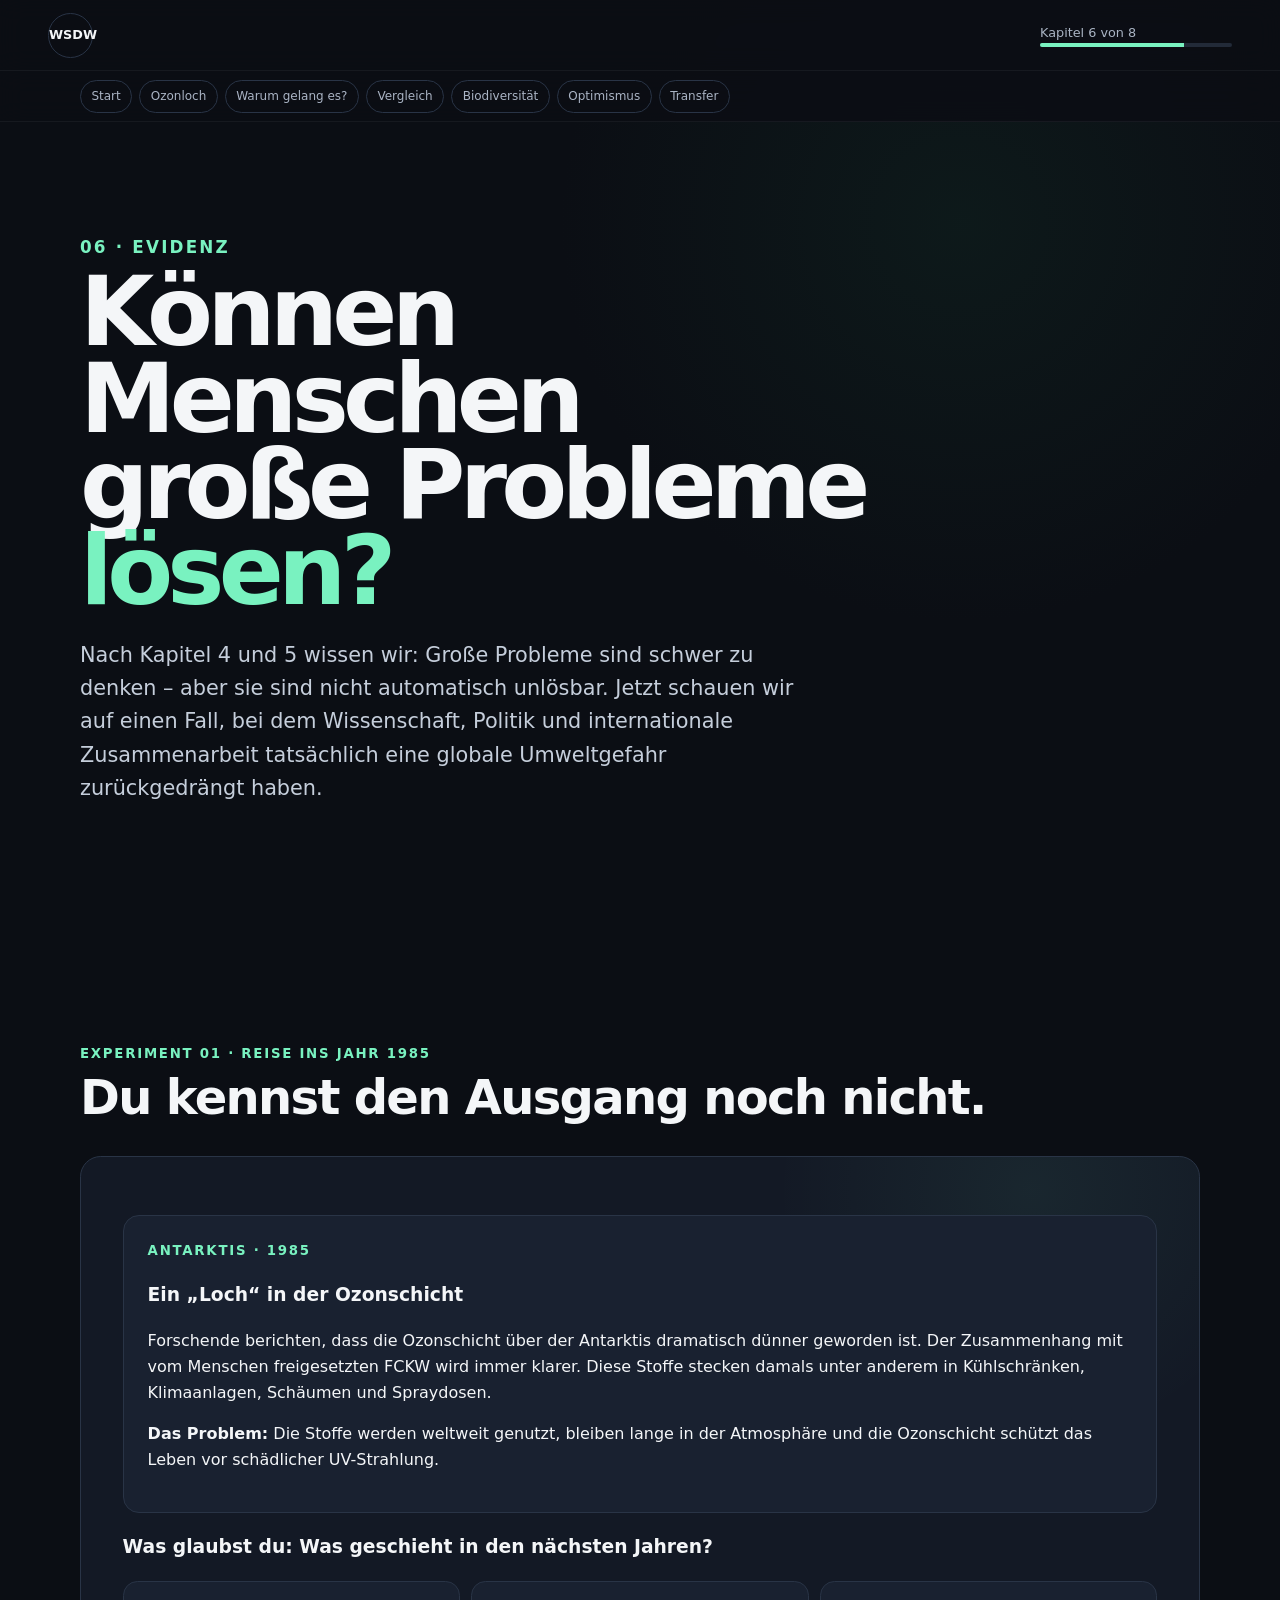
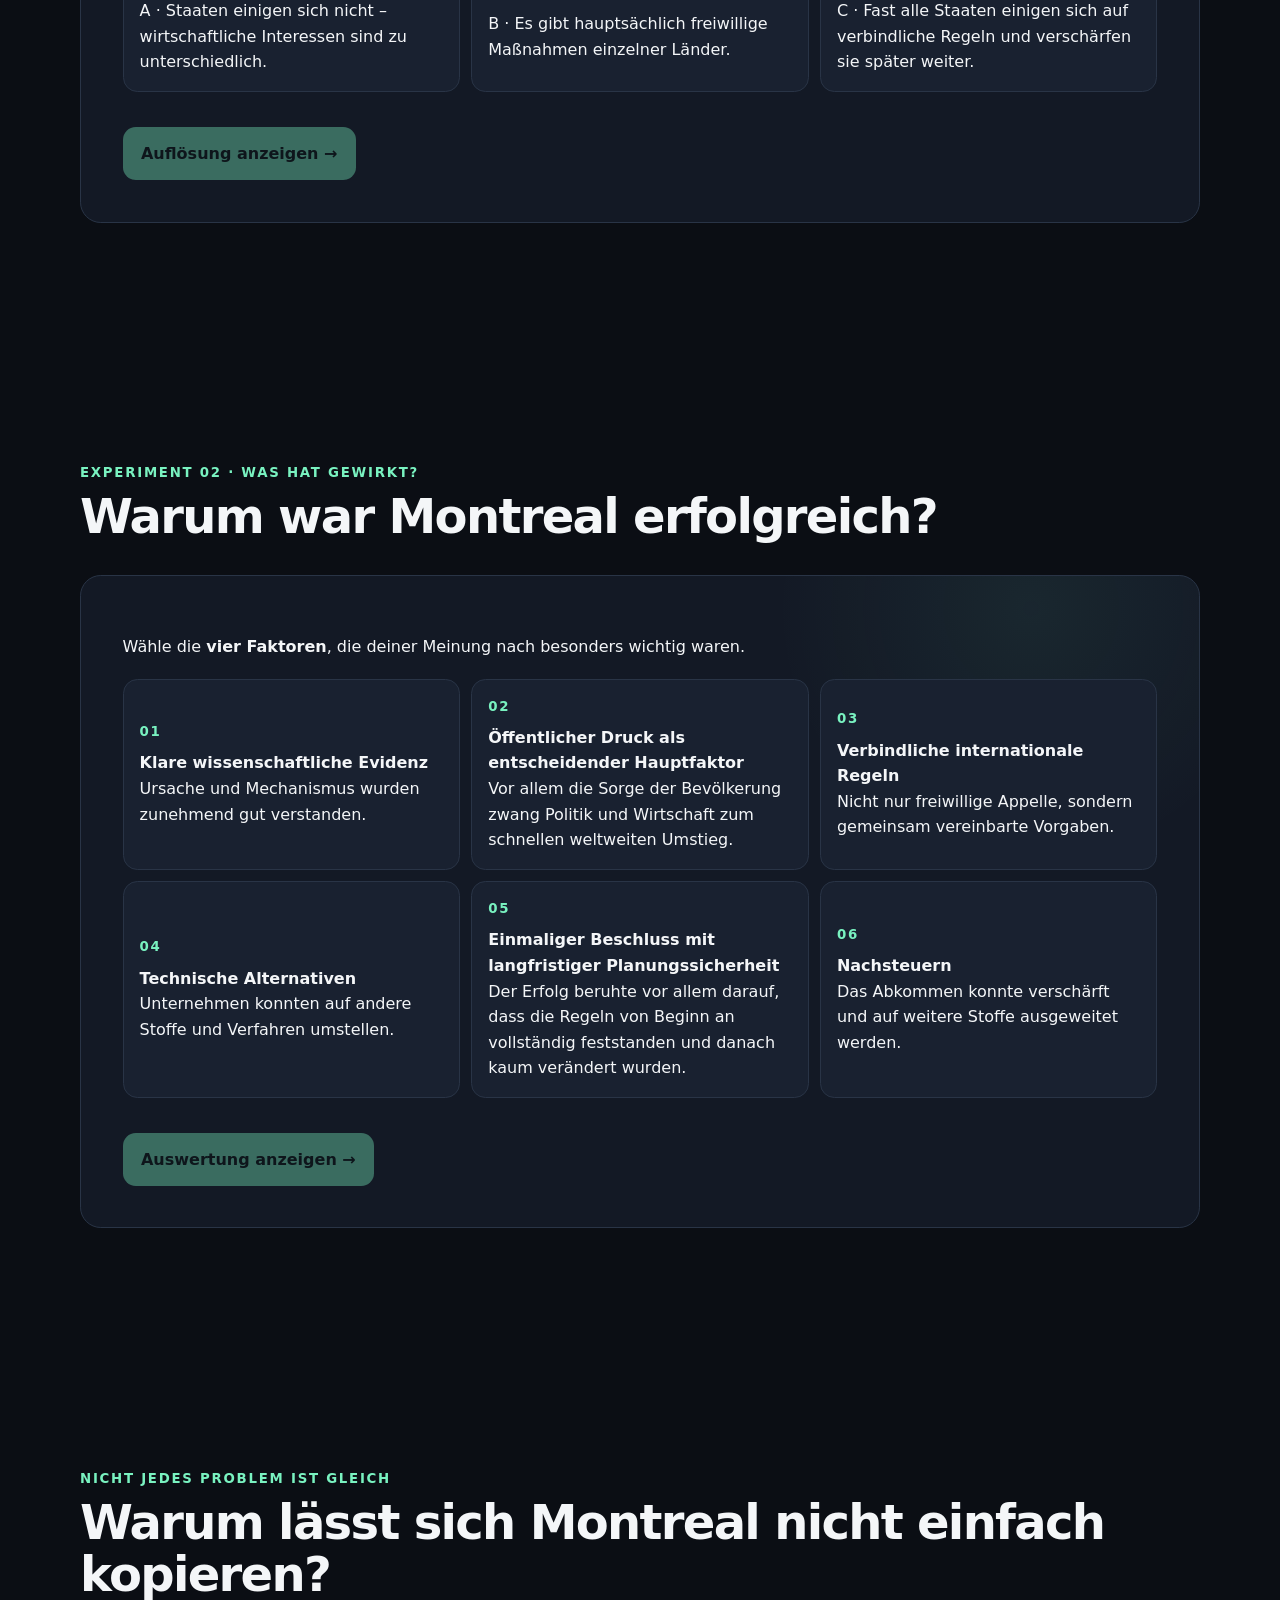
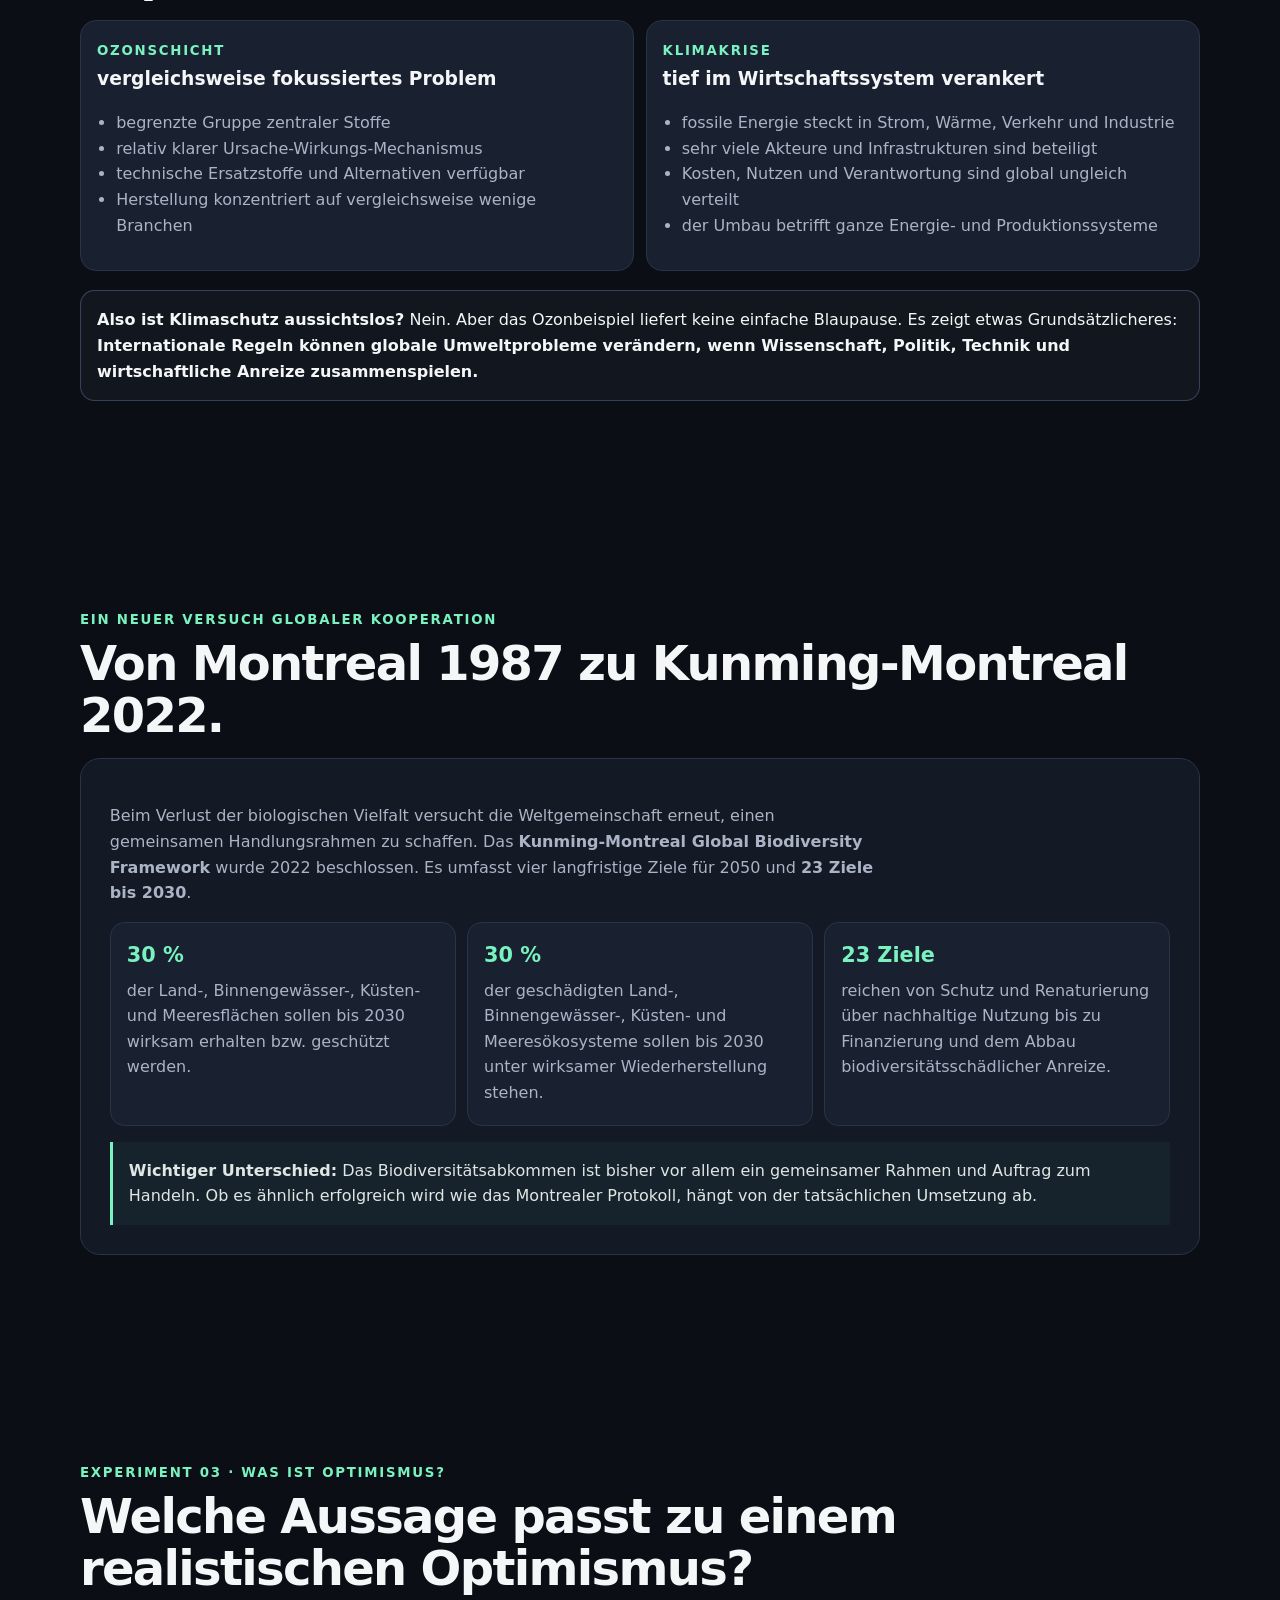
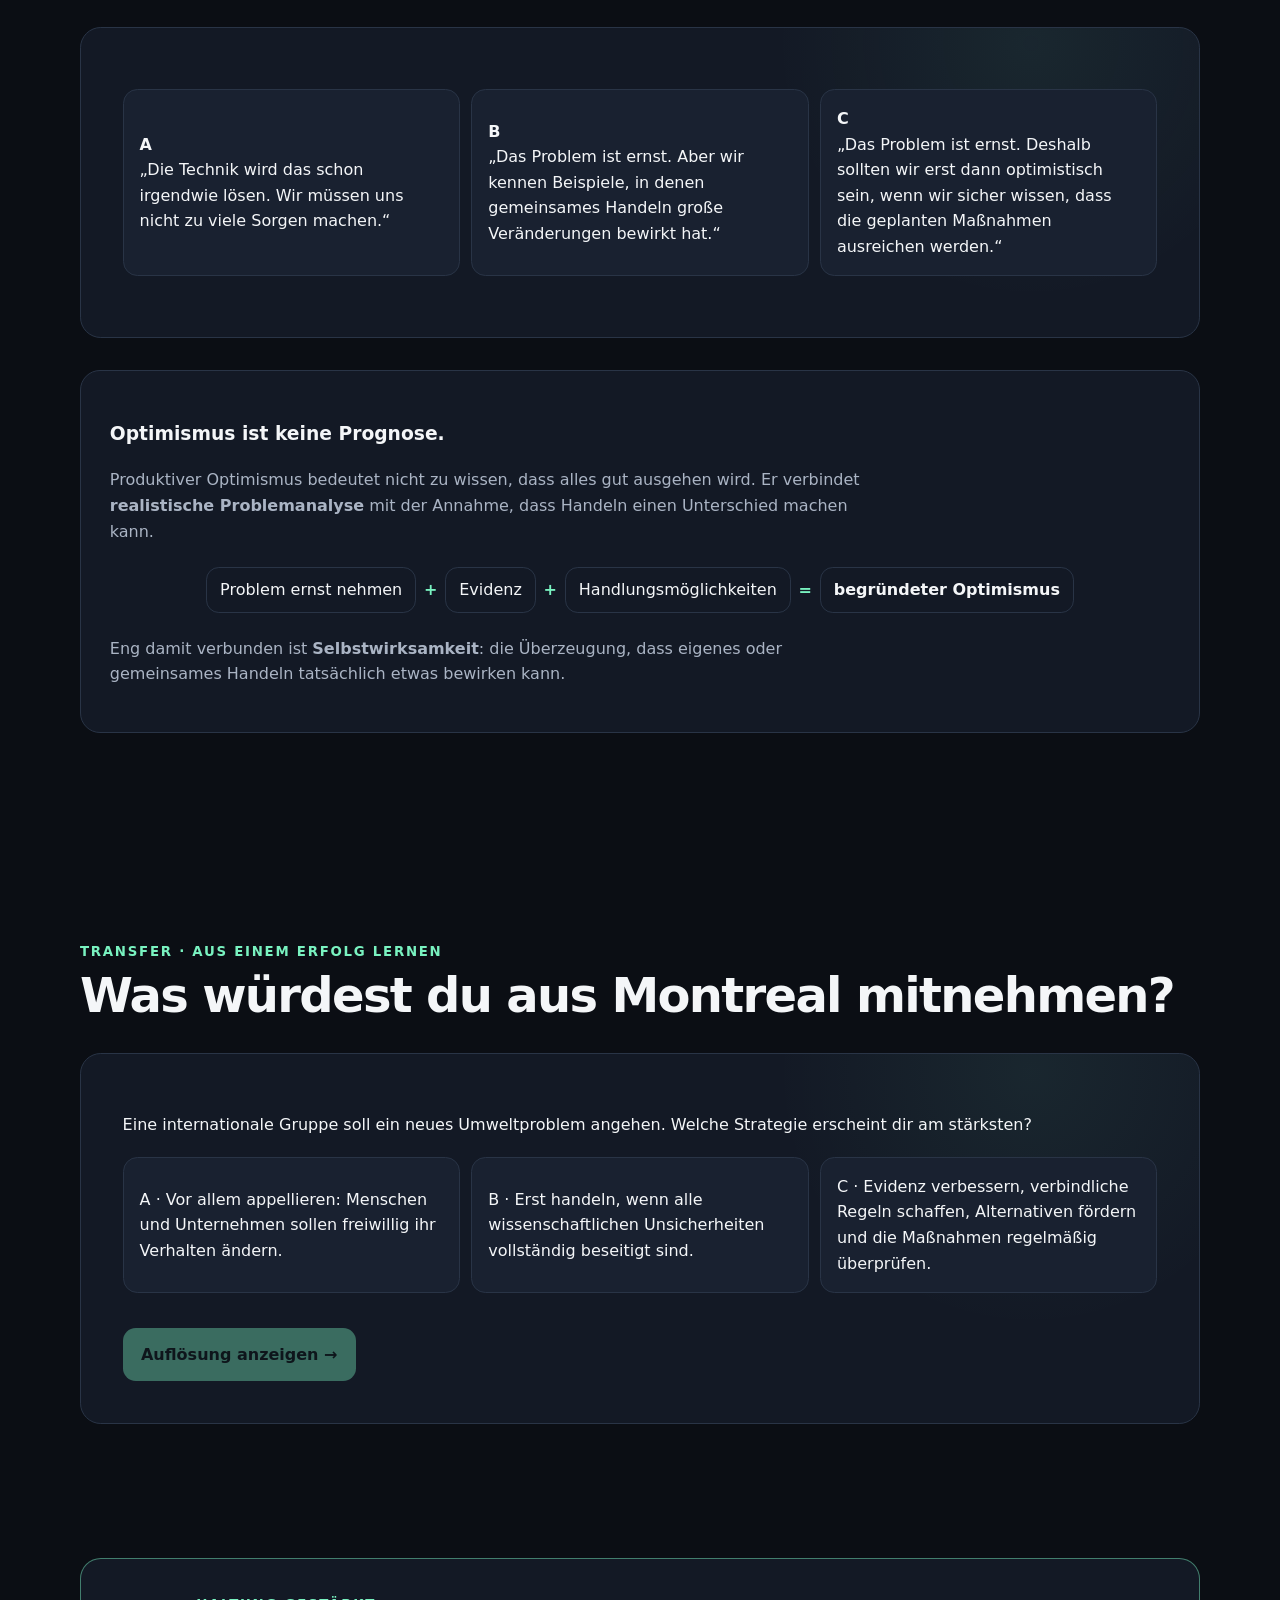
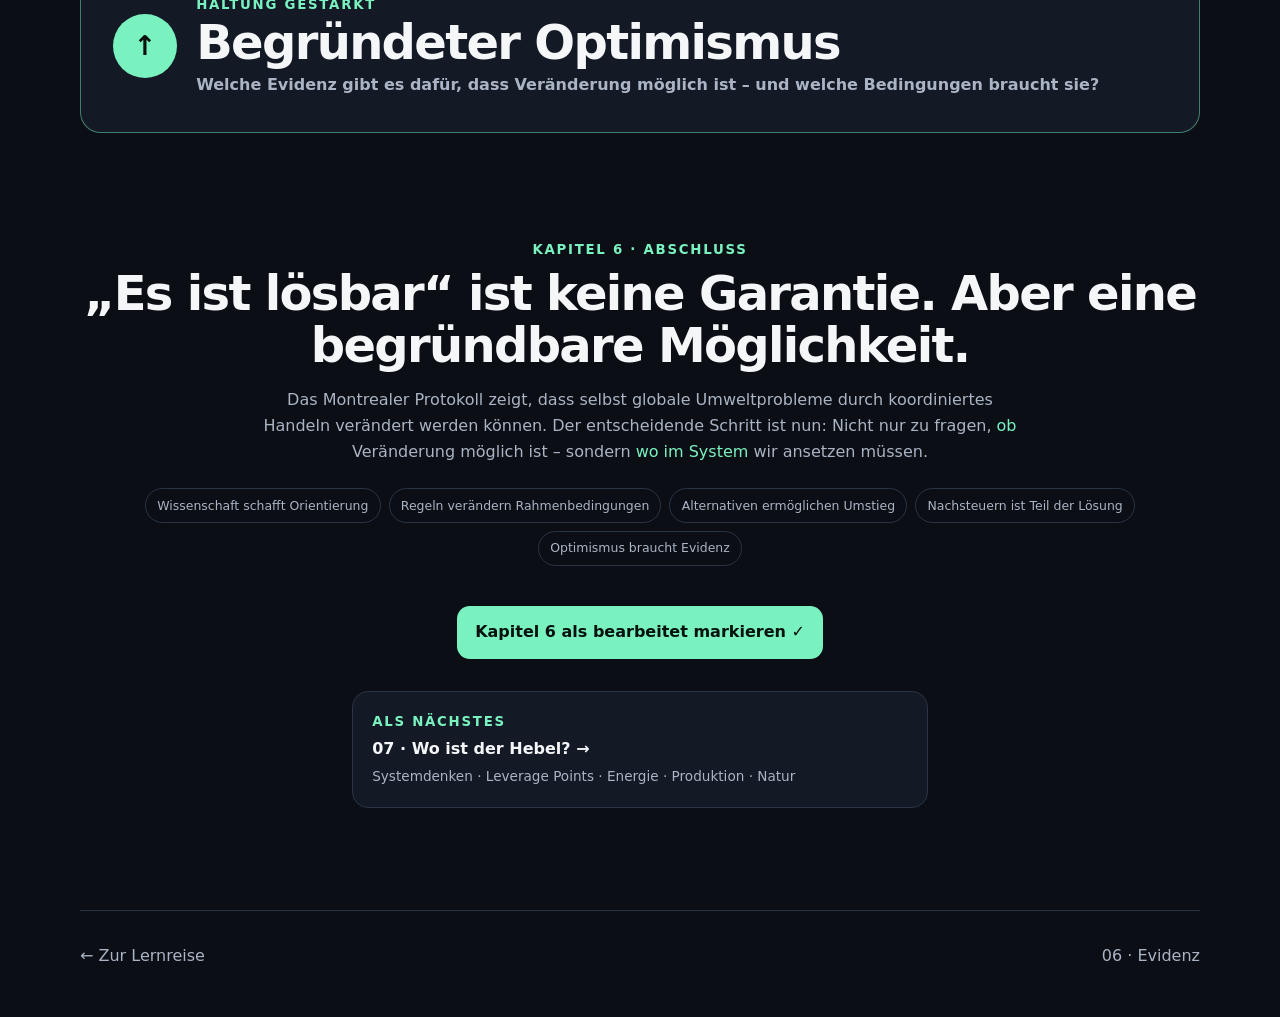
<file: 06-probleme-loesen.html>
<!doctype html>
<html lang="de">
<head>
<meta charset="utf-8">
<meta name="viewport" content="width=device-width,initial-scale=1">
<meta name="theme-color" content="#0b0e14">
<title>06 · Können Menschen große Probleme lösen?</title>
<link rel="stylesheet" href="css/style.css">
<style>
.k6-nav{position:sticky;top:4.45rem;z-index:9;display:flex;gap:.45rem;overflow:auto;padding:.55rem max(4%,calc((100% - 70rem)/2));background:#0b0e14e8;backdrop-filter:blur(12px);border-bottom:1px solid #ffffff0d;scrollbar-width:none}
.k6-nav a{white-space:nowrap;padding:.35rem .65rem;border:1px solid var(--line);border-radius:99rem;color:var(--mut);font-size:.75rem}
.k6-nav a:hover{color:var(--txt);border-color:var(--a)}
.k6-label{font-size:clamp(.88rem,1.6vw,1.05rem)}
.k6-reveal{display:none;margin-top:1.4rem}.k6-reveal.on{display:block}.k6-action:disabled{opacity:.38;cursor:not-allowed}

.history-card{padding:clamp(1rem,3vw,1.5rem);background:var(--s2);border:1px solid var(--line);border-radius:1rem;margin:1rem 0}
.history-card small{display:block;margin-bottom:.35rem}
.prediction-grid,.ingredient-grid,.compare-grid,.optimism-grid{display:grid;gap:.7rem;margin:1.2rem 0}
.prediction-grid{grid-template-columns:repeat(3,1fr)}
.prediction-grid button,.ingredient-grid button,.compare-grid button,.optimism-grid button{
 padding:1rem;background:var(--s2);border:1px solid var(--line);border-radius:.9rem;color:var(--txt);font:inherit;text-align:left;cursor:pointer
}
.prediction-grid button:hover,.prediction-grid button:focus-visible,.ingredient-grid button:hover,.ingredient-grid button:focus-visible,.compare-grid button:hover,.compare-grid button:focus-visible,.optimism-grid button:hover,.optimism-grid button:focus-visible{outline:none;border-color:var(--a)}
.prediction-grid button.selected,.ingredient-grid button.selected,.compare-grid button.selected,.optimism-grid button.selected{border-color:var(--a);background:#79f2c012}

.ozone-timeline{display:grid;grid-template-columns:repeat(5,1fr);gap:.6rem;margin:1.3rem 0}
.ozone-timeline article{position:relative;padding:1rem;background:var(--s2);border:1px solid var(--line);border-radius:.9rem;min-height:10rem}
.ozone-timeline article:not(:last-child)::after{content:"→";position:absolute;right:-.72rem;top:50%;transform:translateY(-50%);color:var(--a);z-index:2}
.ozone-timeline small{display:block;margin-bottom:.4rem}.ozone-timeline strong{display:block}.ozone-timeline p{color:var(--mut);font-size:.88rem;margin:.35rem 0}
.success-metrics{display:grid;grid-template-columns:repeat(3,1fr);gap:.7rem;margin:1.2rem 0}
.success-metrics div{padding:1rem;background:var(--s2);border:1px solid var(--line);border-radius:.9rem}
.success-metrics b{display:block;color:var(--a);font-size:clamp(1.3rem,3vw,2rem);line-height:1.1;margin-bottom:.35rem}
.success-metrics span{color:var(--mut);font-size:.88rem}

.ingredient-grid{grid-template-columns:repeat(3,1fr)}
.ingredient-grid button{min-height:8rem}.ingredient-grid small{display:block;margin-bottom:.5rem}
.ingredient-result{display:none;padding:1rem;border-left:.22rem solid var(--a);background:#79f2c009;margin-top:1rem}.ingredient-result.on{display:block}

.compare-grid{grid-template-columns:1fr 1fr}
.compare-card{padding:1rem;background:var(--s2);border:1px solid var(--line);border-radius:1rem}
.compare-card h3{margin:.1rem 0 .7rem}.compare-card ul{padding-left:1.2rem;color:var(--mut)}
.compare-card strong{color:var(--txt)}
.difference-note{padding:1rem;margin-top:1rem;border:1px solid #9db8ff44;background:#9db8ff0d;border-radius:.9rem}

.biodiv-goals{display:grid;grid-template-columns:repeat(3,1fr);gap:.7rem;margin:1rem 0}
.biodiv-goals article{padding:1rem;background:var(--s2);border:1px solid var(--line);border-radius:.9rem}
.biodiv-goals b{color:var(--a);font-size:1.3rem;display:block;margin-bottom:.35rem}
.biodiv-goals p{color:var(--mut);margin:.2rem 0}

.optimism-grid{grid-template-columns:repeat(3,1fr)}
.optimism-feedback{display:none;margin-top:1rem;padding:1rem;border-left:.22rem solid var(--a);background:#79f2c009}.optimism-feedback.on{display:block}
.formula{display:flex;align-items:center;justify-content:center;flex-wrap:wrap;gap:.5rem;margin:1.4rem 0}
.formula span{padding:.6rem .8rem;background:var(--s);border:1px solid var(--line);border-radius:.8rem}
.formula i{font-style:normal;color:var(--a);font-weight:900}

.tool{display:grid;grid-template-columns:auto 1fr;gap:1.2rem;align-items:center;padding:clamp(1.2rem,3vw,2rem);border:1px solid #79f2c077;border-radius:1.3rem;background:var(--s)}
.tool>b{display:grid;place-items:center;width:4rem;aspect-ratio:1;border-radius:50%;background:var(--a);color:#07110d;font-size:1.7rem}
.tool h2{margin:0}.tool p{margin:.2rem 0;color:var(--mut)}

@media(max-width:55rem){.ozone-timeline{grid-template-columns:repeat(2,1fr)}.ozone-timeline article:not(:last-child)::after{display:none}.ingredient-grid,.biodiv-goals{grid-template-columns:repeat(2,1fr)}}
@media(max-width:40rem){.k6-nav{top:4.4rem}.prediction-grid,.ingredient-grid,.compare-grid,.optimism-grid,.success-metrics,.biodiv-goals,.ozone-timeline{grid-template-columns:1fr}}
</style>
</head>

<body>
<header>
  <a href="index.html" class="logo">WSDW</a>
  <div class="head-progress"><span>Kapitel 6 von 8</span><div class="bar"><i style="width:75%"></i></div></div>
</header>

<nav class="k6-nav" aria-label="Kapitelabschnitte">
  <a href="#start">Start</a>
  <a href="#ozon">Ozonloch</a>
  <a href="#warum">Warum gelang es?</a>
  <a href="#vergleich">Vergleich</a>
  <a href="#biodiversitaet">Biodiversität</a>
  <a href="#optimismus">Optimismus</a>
  <a href="#transfer">Transfer</a>
</nav>

<main>
<section class="lessonhero" id="start">
  <small class="k6-label">06 · EVIDENZ</small>
  <h1>Können Menschen große Probleme <em>lösen?</em></h1>
  <p>Nach Kapitel 4 und 5 wissen wir: Große Probleme sind schwer zu denken – aber sie sind nicht automatisch unlösbar. Jetzt schauen wir auf einen Fall, bei dem Wissenschaft, Politik und internationale Zusammenarbeit tatsächlich eine globale Umweltgefahr zurückgedrängt haben.</p>
</section>

<section id="ozon">
  <small>EXPERIMENT 01 · REISE INS JAHR 1985</small>
  <h2>Du kennst den Ausgang noch nicht.</h2>

  <article class="experiment" id="predictionExp">
    <div class="history-card">
      <small>ANTARKTIS · 1985</small>
      <h3>Ein „Loch“ in der Ozonschicht</h3>
      <p>Forschende berichten, dass die Ozonschicht über der Antarktis dramatisch dünner geworden ist. Der Zusammenhang mit vom Menschen freigesetzten FCKW wird immer klarer. Diese Stoffe stecken damals unter anderem in Kühlschränken, Klimaanlagen, Schäumen und Spraydosen.</p>
      <p><strong>Das Problem:</strong> Die Stoffe werden weltweit genutzt, bleiben lange in der Atmosphäre und die Ozonschicht schützt das Leben vor schädlicher UV-Strahlung.</p>
    </div>

    <h3>Was glaubst du: Was geschieht in den nächsten Jahren?</h3>
    <div class="prediction-grid">
      <button>A · Staaten einigen sich nicht – wirtschaftliche Interessen sind zu unterschiedlich.</button>
      <button>B · Es gibt hauptsächlich freiwillige Maßnahmen einzelner Länder.</button>
      <button>C · Fast alle Staaten einigen sich auf verbindliche Regeln und verschärfen sie später weiter.</button>
    </div>
    <button class="btn k6-action" disabled>Auflösung anzeigen →</button>

    <div class="k6-reveal">
      <p class="tag">AUFLÖSUNG</p>
      <h3>C – und zwar erstaunlich schnell.</h3>

      <div class="ozone-timeline">
        <article><small>1970ER</small><strong>Wissenschaft</strong><p>Forschende zeigen, wie FCKW Ozon in der Stratosphäre abbauen können.</p></article>
        <article><small>1985</small><strong>Ozonloch</strong><p>Messungen über der Antarktis machen das Problem weltweit sichtbar.</p></article>
        <article><small>1987</small><strong>Montreal</strong><p>Staaten beschließen verbindliche Regeln für ozonschädigende Stoffe.</p></article>
        <article><small>DANACH</small><strong>Nachsteuern</strong><p>Die Regeln werden mehrfach verschärft und weitere Stoffe aufgenommen.</p></article>
        <article><small>HEUTE</small><strong>Erholung</strong><p>Die Ozonschicht ist auf einem langfristigen Erholungspfad.</p></article>
      </div>

      <div class="success-metrics">
        <div><b>1987</b><span>Montrealer Protokoll beschlossen</span></div>
        <div><b>nahezu 99 %</b><span>der kontrollierten ozonschädigenden Stoffe wurden weltweit schrittweise aus dem Verkehr gezogen</span></div>
        <div><b>~2040–2066</b><span>je nach Region erwartete Rückkehr der Ozonschicht auf Werte von 1980 bei fortgesetzter Einhaltung</span></div>
      </div>

      <blockquote><b>Die wichtige Erkenntnis:</b> Ein globales Umweltproblem wurde nicht dadurch kleiner, dass man es optimistisch betrachtete – sondern durch Forschung, Regeln, technische Alternativen und internationale Kooperation.</blockquote>
    </div>
  </article>
</section>

<section id="warum">
  <small>EXPERIMENT 02 · WAS HAT GEWIRKT?</small>
  <h2>Warum war Montreal erfolgreich?</h2>

  <article class="experiment" id="ingredientsExp">
    <p>Wähle die <strong>vier Faktoren</strong>, die deiner Meinung nach besonders wichtig waren.</p>

    <div class="ingredient-grid">
      <button data-good="yes"><small>01</small><strong>Klare wissenschaftliche Evidenz</strong><br>Ursache und Mechanismus wurden zunehmend gut verstanden.</button>
      <button data-good="no"><small>02</small><strong>Öffentlicher Druck als entscheidender Hauptfaktor</strong><br>Vor allem die Sorge der Bevölkerung zwang Politik und Wirtschaft zum schnellen weltweiten Umstieg.</button>
      <button data-good="yes"><small>03</small><strong>Verbindliche internationale Regeln</strong><br>Nicht nur freiwillige Appelle, sondern gemeinsam vereinbarte Vorgaben.</button>
      <button data-good="yes"><small>04</small><strong>Technische Alternativen</strong><br>Unternehmen konnten auf andere Stoffe und Verfahren umstellen.</button>
      <button data-good="no"><small>05</small><strong>Einmaliger Beschluss mit langfristiger Planungssicherheit</strong><br>Der Erfolg beruhte vor allem darauf, dass die Regeln von Beginn an vollständig feststanden und danach kaum verändert wurden.</button>
      <button data-good="yes"><small>06</small><strong>Nachsteuern</strong><br>Das Abkommen konnte verschärft und auf weitere Stoffe ausgeweitet werden.</button>
    </div>

    <button class="btn k6-action" disabled>Auswertung anzeigen →</button>

    <div class="ingredient-result">
      <h3 id="ingredientHeadline">–</h3>
      <p>Erfolg entstand nicht durch einen einzelnen „Superhebel“. Entscheidend war das <strong>Zusammenspiel</strong>: belastbare Wissenschaft, international verbindliche Regeln, technische Umstellungsmöglichkeiten und die Fähigkeit, das Abkommen später zu verschärfen.</p>
      <blockquote><b>Systemdenken:</b> Lösungen funktionieren oft, weil mehrere Bedingungen gleichzeitig verändert werden.</blockquote>
    </div>
  </article>
</section>

<section id="vergleich">
  <small>NICHT JEDES PROBLEM IST GLEICH</small>
  <h2>Warum lässt sich Montreal nicht einfach kopieren?</h2>

  <div class="compare-grid">
    <article class="compare-card">
      <small>OZONSCHICHT</small>
      <h3>vergleichsweise fokussiertes Problem</h3>
      <ul>
        <li>begrenzte Gruppe zentraler Stoffe</li>
        <li>relativ klarer Ursache-Wirkungs-Mechanismus</li>
        <li>technische Ersatzstoffe und Alternativen verfügbar</li>
        <li>Herstellung konzentriert auf vergleichsweise wenige Branchen</li>
      </ul>
    </article>

    <article class="compare-card">
      <small>KLIMAKRISE</small>
      <h3>tief im Wirtschaftssystem verankert</h3>
      <ul>
        <li>fossile Energie steckt in Strom, Wärme, Verkehr und Industrie</li>
        <li>sehr viele Akteure und Infrastrukturen sind beteiligt</li>
        <li>Kosten, Nutzen und Verantwortung sind global ungleich verteilt</li>
        <li>der Umbau betrifft ganze Energie- und Produktionssysteme</li>
      </ul>
    </article>
  </div>

  <div class="difference-note">
    <strong>Also ist Klimaschutz aussichtslos?</strong> Nein. Aber das Ozonbeispiel liefert keine einfache Blaupause. Es zeigt etwas Grundsätzlicheres: <strong>Internationale Regeln können globale Umweltprobleme verändern, wenn Wissenschaft, Politik, Technik und wirtschaftliche Anreize zusammenspielen.</strong>
  </div>
</section>

<section id="biodiversitaet">
  <small>EIN NEUER VERSUCH GLOBALER KOOPERATION</small>
  <h2>Von Montreal 1987 zu Kunming-Montreal 2022.</h2>

  <article class="panel">
    <p>Beim Verlust der biologischen Vielfalt versucht die Weltgemeinschaft erneut, einen gemeinsamen Handlungsrahmen zu schaffen. Das <strong>Kunming-Montreal Global Biodiversity Framework</strong> wurde 2022 beschlossen. Es umfasst vier langfristige Ziele für 2050 und <strong>23 Ziele bis 2030</strong>.</p>

    <div class="biodiv-goals">
      <article><b>30 %</b><p>der Land-, Binnengewässer-, Küsten- und Meeresflächen sollen bis 2030 wirksam erhalten bzw. geschützt werden.</p></article>
      <article><b>30 %</b><p>der geschädigten Land-, Binnengewässer-, Küsten- und Meeresökosysteme sollen bis 2030 unter wirksamer Wiederherstellung stehen.</p></article>
      <article><b>23 Ziele</b><p>reichen von Schutz und Renaturierung über nachhaltige Nutzung bis zu Finanzierung und dem Abbau biodiversitätsschädlicher Anreize.</p></article>
    </div>

    <blockquote><b>Wichtiger Unterschied:</b> Das Biodiversitätsabkommen ist bisher vor allem ein gemeinsamer Rahmen und Auftrag zum Handeln. Ob es ähnlich erfolgreich wird wie das Montrealer Protokoll, hängt von der tatsächlichen Umsetzung ab.</blockquote>
  </article>
</section>

<section id="optimismus">
  <small>EXPERIMENT 03 · WAS IST OPTIMISMUS?</small>
  <h2>Welche Aussage passt zu einem realistischen Optimismus?</h2>

  <article class="experiment" id="optimismExp">
    <div class="optimism-grid">
      <button data-kind="naive"><strong>A</strong><br>„Die Technik wird das schon irgendwie lösen. Wir müssen uns nicht zu viele Sorgen machen.“</button>
      <button data-kind="realistic"><strong>B</strong><br>„Das Problem ist ernst. Aber wir kennen Beispiele, in denen gemeinsames Handeln große Veränderungen bewirkt hat.“</button>
      <button data-kind="fatalistic"><strong>C</strong><br>„Das Problem ist ernst. Deshalb sollten wir erst dann optimistisch sein, wenn wir sicher wissen, dass die geplanten Maßnahmen ausreichen werden.“</button>
    </div>

    <div class="optimism-feedback" id="optimismFeedback"></div>
  </article>

  <article class="panel">
    <h3>Optimismus ist keine Prognose.</h3>
    <p>Produktiver Optimismus bedeutet nicht zu wissen, dass alles gut ausgehen wird. Er verbindet <strong>realistische Problemanalyse</strong> mit der Annahme, dass Handeln einen Unterschied machen kann.</p>

    <div class="formula">
      <span>Problem ernst nehmen</span><i>+</i><span>Evidenz</span><i>+</i><span>Handlungsmöglichkeiten</span><i>=</i><span><strong>begründeter Optimismus</strong></span>
    </div>

    <p>Eng damit verbunden ist <strong>Selbstwirksamkeit</strong>: die Überzeugung, dass eigenes oder gemeinsames Handeln tatsächlich etwas bewirken kann.</p>
  </article>
</section>

<section id="transfer">
  <small>TRANSFER · AUS EINEM ERFOLG LERNEN</small>
  <h2>Was würdest du aus Montreal mitnehmen?</h2>

  <article class="experiment" id="transferExp">
    <p>Eine internationale Gruppe soll ein neues Umweltproblem angehen. Welche Strategie erscheint dir am stärksten?</p>

    <div class="prediction-grid">
      <button>A · Vor allem appellieren: Menschen und Unternehmen sollen freiwillig ihr Verhalten ändern.</button>
      <button>B · Erst handeln, wenn alle wissenschaftlichen Unsicherheiten vollständig beseitigt sind.</button>
      <button>C · Evidenz verbessern, verbindliche Regeln schaffen, Alternativen fördern und die Maßnahmen regelmäßig überprüfen.</button>
    </div>

    <button class="btn k6-action" disabled>Auflösung anzeigen →</button>

    <div class="k6-reveal">
      <h3>C ist die stärkste Systemantwort.</h3>
      <p>Nicht weil dieses Rezept jedes Problem automatisch löst, sondern weil es mehrere Ebenen gleichzeitig verbindet: <strong>Wissen → Regeln → Innovation → Umsetzung → Überprüfung → Nachsteuern.</strong></p>
      <blockquote>Die entscheidende Frage ist nicht nur: „Was müsste ein einzelner Mensch anders machen?“ – sondern auch: <strong>„Welche Bedingungen machen das gewünschte Verhalten für viele Menschen möglich und wahrscheinlich?“</strong></blockquote>
    </div>
  </article>
</section>

<section class="tool">
  <b>↑</b>
  <div>
    <small>HALTUNG GESTÄRKT</small>
    <h2>Begründeter Optimismus</h2>
    <p><strong>Welche Evidenz gibt es dafür, dass Veränderung möglich ist – und welche Bedingungen braucht sie?</strong></p>
  </div>
</section>

<section class="end" id="abschluss">
  <small>KAPITEL 6 · ABSCHLUSS</small>
  <h2>„Es ist lösbar“ ist keine Garantie. Aber eine begründbare Möglichkeit.</h2>
  <p>Das Montrealer Protokoll zeigt, dass selbst globale Umweltprobleme durch koordiniertes Handeln verändert werden können. Der entscheidende Schritt ist nun: Nicht nur zu fragen, <em>ob</em> Veränderung möglich ist – sondern <em>wo im System</em> wir ansetzen müssen.</p>

  <div class="takeaways">
    <span>Wissenschaft schafft Orientierung</span>
    <span>Regeln verändern Rahmenbedingungen</span>
    <span>Alternativen ermöglichen Umstieg</span>
    <span>Nachsteuern ist Teil der Lösung</span>
    <span>Optimismus braucht Evidenz</span>
  </div>

  <button class="btn" id="done6">Kapitel 6 als bearbeitet markieren ✓</button>

  <a class="next" href="07-hebel.html">
    <small>ALS NÄCHSTES</small>
    <strong>07 · Wo ist der Hebel? →</strong>
    <span>Systemdenken · Leverage Points · Energie · Produktion · Natur</span>
  </a>
</section>
</main>

<footer><a href="index.html">← Zur Lernreise</a><span>06 · Evidenz</span></footer>

<script src="js/script.js"></script>
<script>
document.addEventListener("DOMContentLoaded",()=>{

  function single(expSelector, buttonSelector){
    const exp=document.querySelector(expSelector); if(!exp)return;
    const bs=[...exp.querySelectorAll(buttonSelector)];
    const action=exp.querySelector(".k6-action");
    const reveal=exp.querySelector(".k6-reveal");
    bs.forEach(b=>b.addEventListener("click",()=>{
      bs.forEach(x=>x.classList.remove("selected"));
      b.classList.add("selected");
      action.disabled=false;
    }));
    action.addEventListener("click",()=>{
      reveal.classList.add("on");
      action.style.display="none";
    });
  }

  single("#predictionExp",".prediction-grid button");
  single("#transferExp",".prediction-grid button");

  // Erfolgsfaktoren: genau vier wählen
  const ing=document.querySelector("#ingredientsExp");
  if(ing){
    const bs=[...ing.querySelectorAll(".ingredient-grid button")];
    const action=ing.querySelector(".k6-action");
    const result=ing.querySelector(".ingredient-result");
    const sync=()=>{action.disabled=bs.filter(x=>x.classList.contains("selected")).length!==4};
    bs.forEach(b=>b.addEventListener("click",()=>{
      if(!b.classList.contains("selected") && bs.filter(x=>x.classList.contains("selected")).length>=4)return;
      b.classList.toggle("selected");
      sync();
    }));
    action.addEventListener("click",()=>{
      const chosen=bs.filter(x=>x.classList.contains("selected"));
      const correct=chosen.filter(x=>x.dataset.good==="yes").length;
      ing.querySelector("#ingredientHeadline").textContent =
        correct===4 ? "Du hast die vier zentralen Faktoren getroffen." :
        `${correct} von 4 ausgewählten Faktoren passen gut.`;
      result.classList.add("on");
      action.style.display="none";
    });
  }

  // Optimismus
  const opt=document.querySelector("#optimismExp");
  if(opt){
    const feedback=opt.querySelector("#optimismFeedback");
    opt.querySelectorAll(".optimism-grid button").forEach(b=>b.addEventListener("click",()=>{
      opt.querySelectorAll(".optimism-grid button").forEach(x=>x.classList.remove("selected"));
      b.classList.add("selected");
      const msgs={
        naive:"A ist eher naiver Optimismus: Hoffnung ersetzt hier die Analyse und das Handeln.",
        realistic:"B trifft es: Das Problem wird nicht verharmlost, aber historische Evidenz zeigt, dass koordiniertes Handeln Wirkung haben kann.",
        fatalistic:"C klingt zunächst vernünftig, setzt Optimismus aber mit Gewissheit gleich. Begründeter Optimismus braucht keine Garantie auf Erfolg – sondern gute Gründe dafür, dass Handeln Wirkung entfalten kann."
      };
      feedback.textContent=msgs[b.dataset.kind];
      feedback.classList.add("on");
    }));
  }

  const done=document.querySelector("#done6");
  if(done){
    const current=JSON.parse(localStorage.getItem("wsdwDone")||"[]");
    if(current.includes(6))done.textContent="Kapitel 6 ist bearbeitet ✓";
    done.addEventListener("click",()=>{
      const set=new Set(JSON.parse(localStorage.getItem("wsdwDone")||"[]"));
      set.add(6);localStorage.setItem("wsdwDone",JSON.stringify([...set]));
      done.textContent="Kapitel 6 ist bearbeitet ✓";
    });
  }
});
</script>
</body>
</html>
</file>
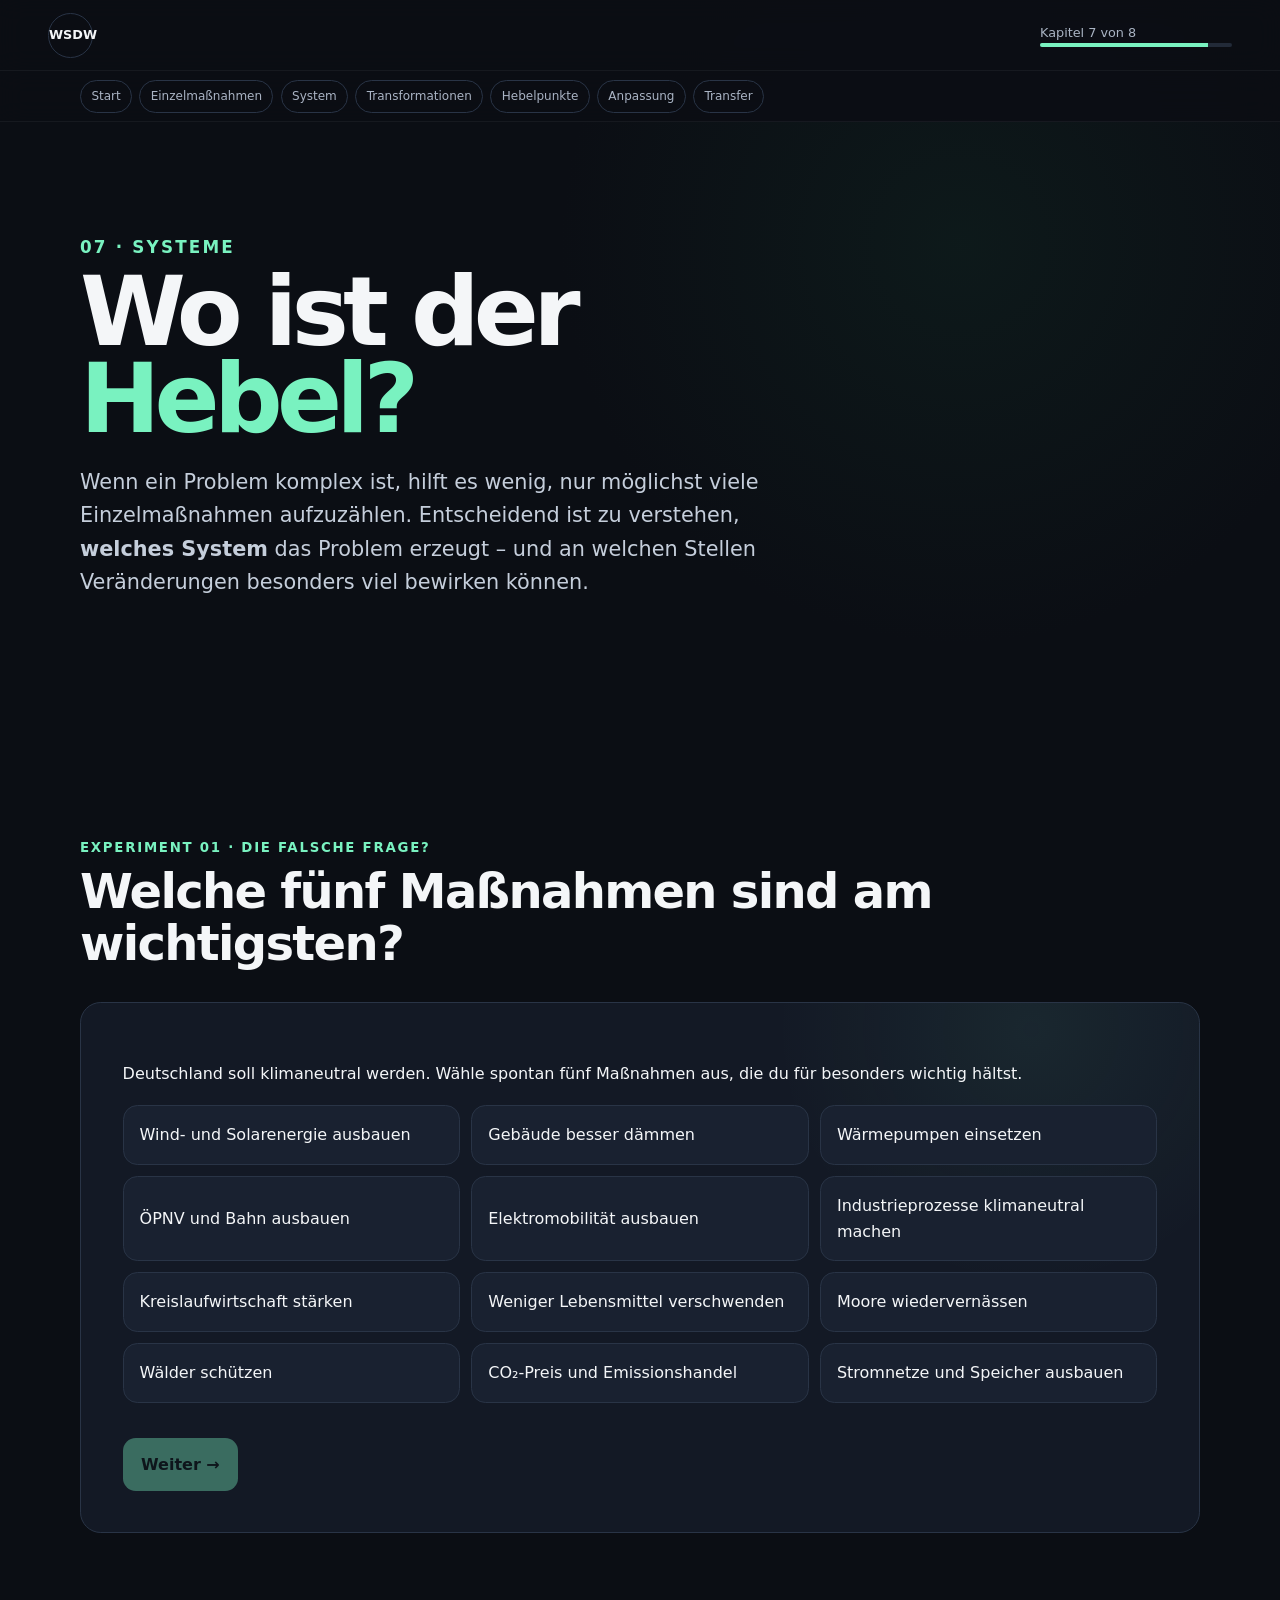
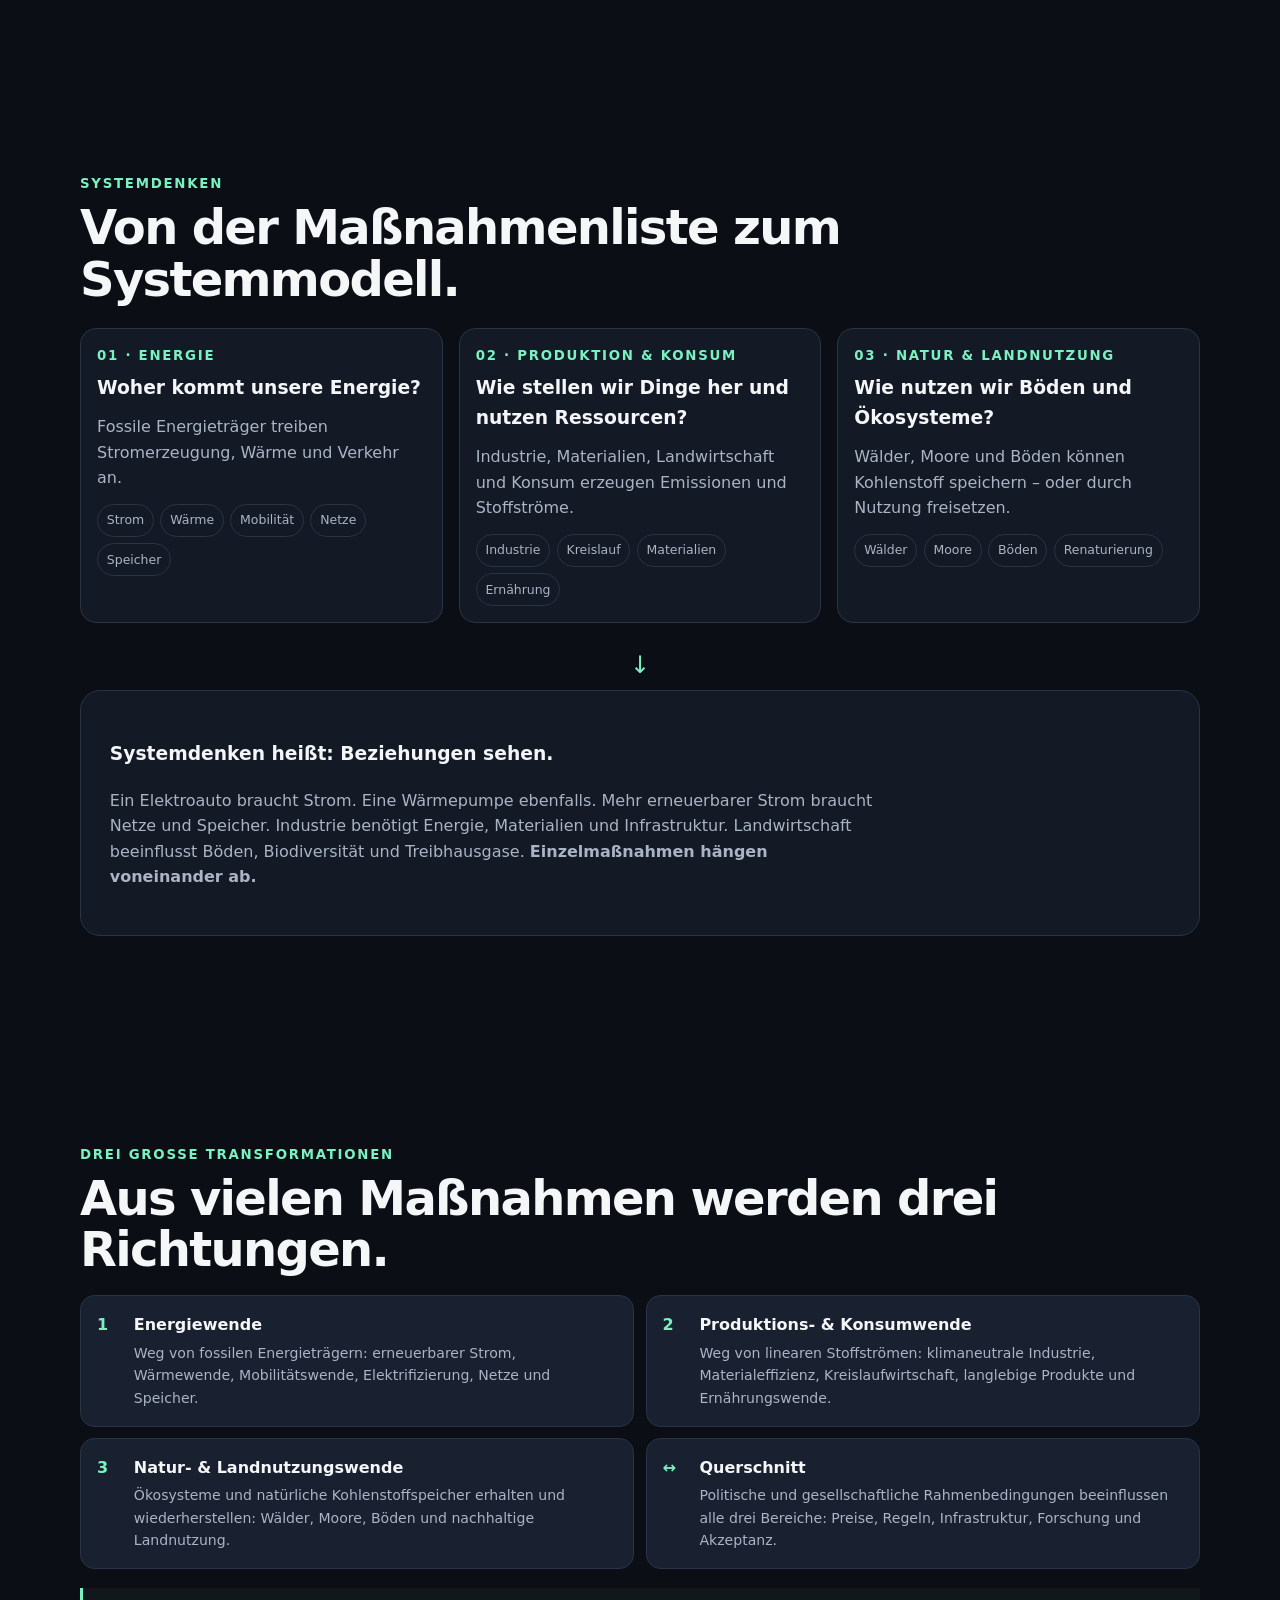
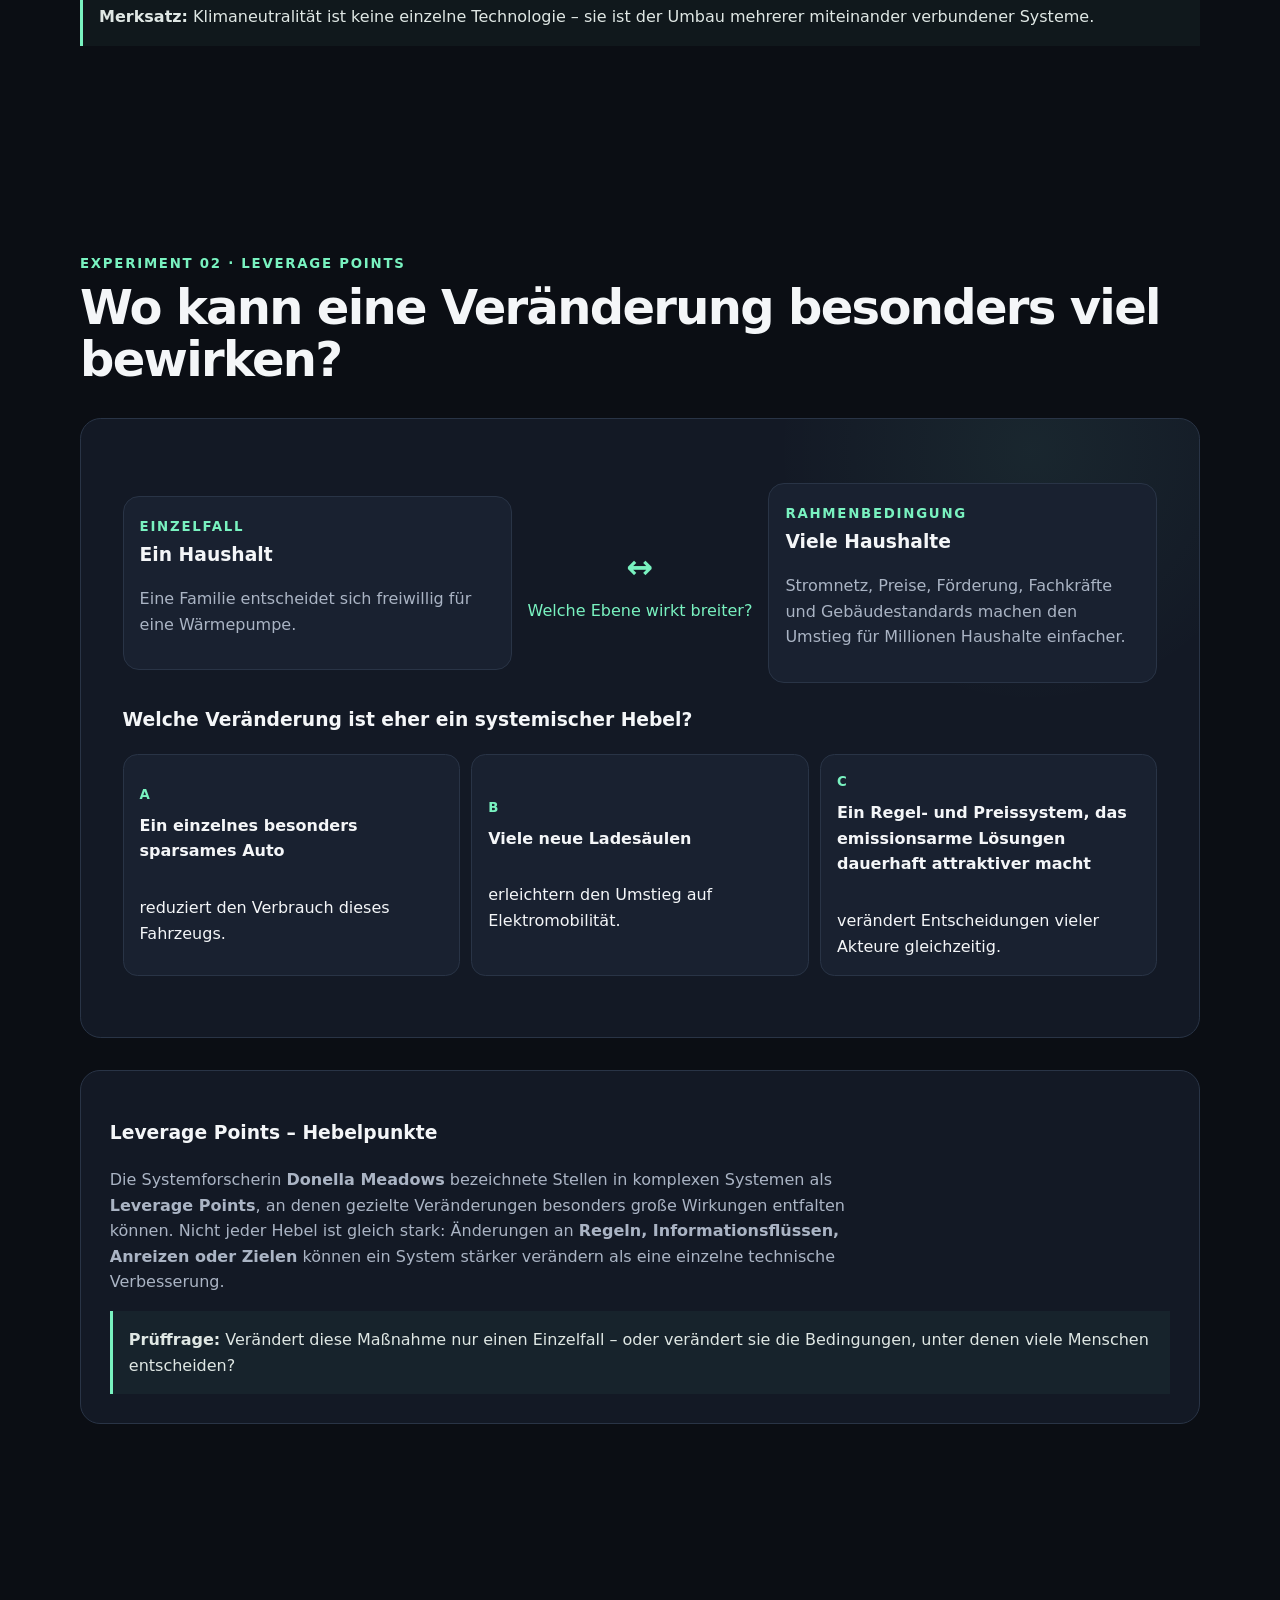
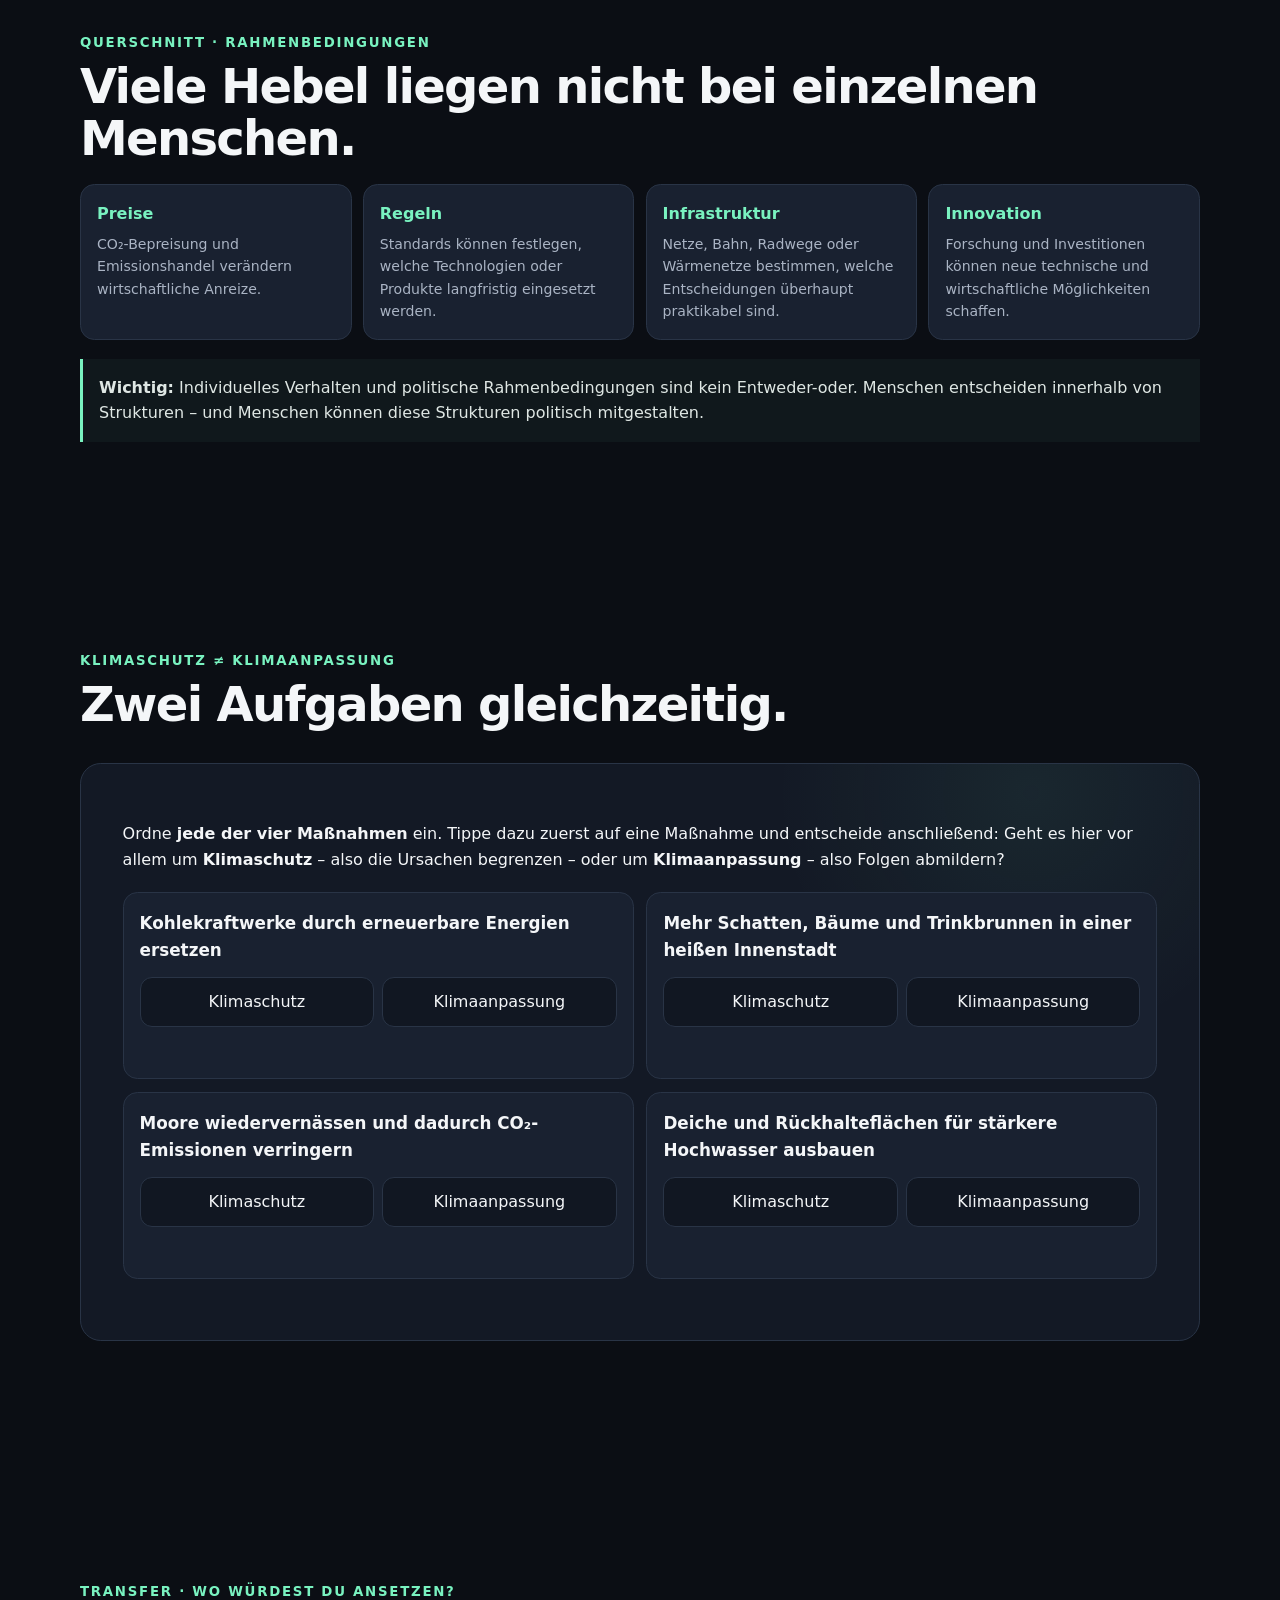
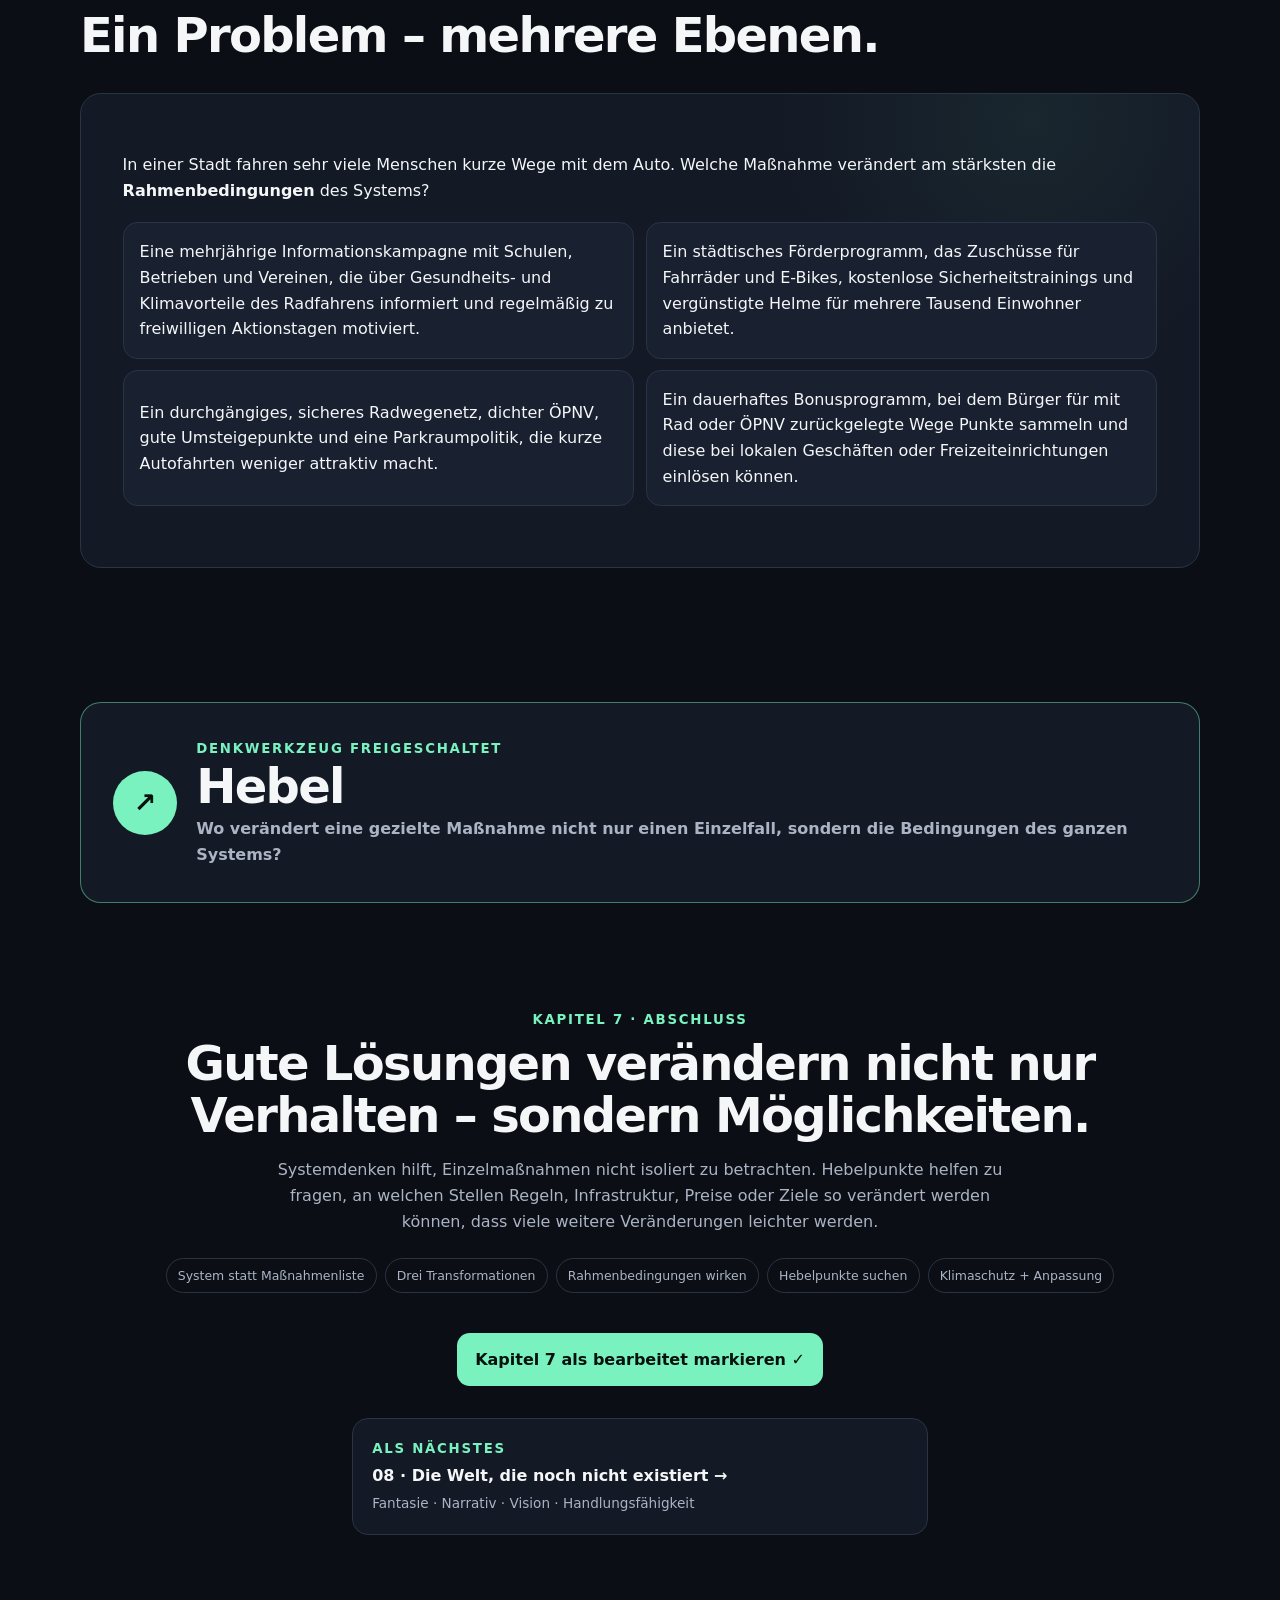
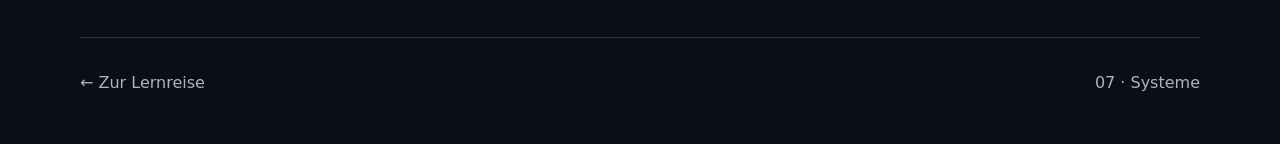
<file: 07-hebel.html>
<!doctype html>
<html lang="de">
<head>
<meta charset="utf-8">
<meta name="viewport" content="width=device-width,initial-scale=1">
<meta name="theme-color" content="#0b0e14">
<title>07 · Wo ist der Hebel?</title>
<link rel="stylesheet" href="css/style.css">
<style>
.k7-nav{position:sticky;top:4.45rem;z-index:9;display:flex;gap:.45rem;overflow:auto;padding:.55rem max(4%,calc((100% - 70rem)/2));background:#0b0e14e8;backdrop-filter:blur(12px);border-bottom:1px solid #ffffff0d;scrollbar-width:none}
.k7-nav a{white-space:nowrap;padding:.35rem .65rem;border:1px solid var(--line);border-radius:99rem;color:var(--mut);font-size:.75rem}
.k7-nav a:hover{color:var(--txt);border-color:var(--a)}
.k7-label{font-size:clamp(.88rem,1.6vw,1.05rem)}
.k7-reveal{display:none;margin-top:1.4rem}.k7-reveal.on{display:block}
.k7-action:disabled{opacity:.38;cursor:not-allowed}

.measure-grid,.cluster-grid,.lever-grid,.adapt-grid,.transfer-grid{display:grid;gap:.7rem;margin:1.2rem 0}
.measure-grid{grid-template-columns:repeat(3,1fr)}
.measure-grid button,.cluster-item,.lever-option,.adapt-grid button,.transfer-grid button{
  padding:1rem;background:var(--s2);border:1px solid var(--line);border-radius:.9rem;color:var(--txt);font:inherit;text-align:left
}
.measure-grid button,.lever-option,.adapt-grid button,.transfer-grid button{cursor:pointer}
.measure-grid button:hover,.measure-grid button:focus-visible,.lever-option:hover,.lever-option:focus-visible,.adapt-grid button:hover,.adapt-grid button:focus-visible,.transfer-grid button:hover,.transfer-grid button:focus-visible{outline:none;border-color:var(--a)}
.measure-grid button.selected,.lever-option.selected,.adapt-grid button.selected,.transfer-grid button.selected{border-color:var(--a);background:#79f2c012}

.system-map{display:grid;grid-template-columns:repeat(3,1fr);gap:1rem;margin:1.4rem 0}
.system-column{padding:1rem;border:1px solid var(--line);border-radius:1rem;background:var(--s)}
.system-column>small{display:block;margin-bottom:.4rem}
.system-column h3{margin:.1rem 0 .7rem}
.system-column p{color:var(--mut);margin:.3rem 0 .8rem}
.system-tags{display:flex;flex-wrap:wrap;gap:.4rem}
.system-tags span{padding:.35rem .55rem;border:1px solid var(--line);border-radius:99rem;color:var(--mut);font-size:.78rem}
.system-arrow{text-align:center;color:var(--a);font-size:1.5rem;margin:.4rem 0}

.cluster-grid{grid-template-columns:repeat(2,1fr)}
.cluster-item{display:flex;gap:.8rem;align-items:flex-start}
.cluster-item b{color:var(--a);min-width:1.5rem}
.cluster-item span{color:var(--mut);font-size:.88rem;display:block;margin-top:.25rem}

.lever-diagram{display:grid;grid-template-columns:1fr auto 1fr;gap:1rem;align-items:center;margin:1.4rem 0}
.lever-side{padding:1rem;background:var(--s2);border:1px solid var(--line);border-radius:1rem}
.lever-side h3{margin:.1rem 0 .6rem}
.lever-side p{color:var(--mut)}
.lever-center{display:flex;flex-direction:column;align-items:center;gap:.3rem;color:var(--a)}
.lever-center b{font-size:2rem}
.lever-grid{grid-template-columns:repeat(3,1fr)}
.lever-option small{display:block;margin-bottom:.45rem}
.lever-option strong{display:block;margin-bottom:.35rem}
.lever-feedback{display:none;padding:1rem;border-left:.22rem solid var(--a);background:#79f2c009;margin-top:1rem}
.lever-feedback.on{display:block}

.crosscut{display:grid;grid-template-columns:repeat(4,1fr);gap:.7rem;margin:1.2rem 0}
.crosscut article{padding:1rem;background:var(--s2);border:1px solid var(--line);border-radius:.9rem}
.crosscut b{display:block;color:var(--a);margin-bottom:.4rem}
.crosscut p{color:var(--mut);font-size:.88rem;margin:0}

.adapt-grid{grid-template-columns:repeat(2,1fr)}
.adapt-grid button{min-height:6.5rem}
.adapt-feedback{display:none;margin-top:1rem;padding:1rem;border-left:.22rem solid var(--a);background:#79f2c009}.adapt-feedback.on{display:block}

.transfer-grid{grid-template-columns:repeat(2,1fr)}
.transfer-grid button{min-height:7rem}
.transfer-feedback{display:none;margin-top:1rem;padding:1rem;border-left:.22rem solid var(--a);background:#79f2c009}.transfer-feedback.on{display:block}

.tool{display:grid;grid-template-columns:auto 1fr;gap:1.2rem;align-items:center;padding:clamp(1.2rem,3vw,2rem);border:1px solid #79f2c077;border-radius:1.3rem;background:var(--s)}
.tool>b{display:grid;place-items:center;width:4rem;aspect-ratio:1;border-radius:50%;background:var(--a);color:#07110d;font-size:1.7rem}
.tool h2{margin:0}.tool p{margin:.2rem 0;color:var(--mut)}

@media(max-width:55rem){
 .measure-grid,.system-map,.lever-grid,.crosscut{grid-template-columns:1fr 1fr}
}
@media(max-width:40rem){
 .k7-nav{top:4.4rem}
 .measure-grid,.system-map,.cluster-grid,.lever-grid,.crosscut,.adapt-grid,.transfer-grid{grid-template-columns:1fr}
 .lever-diagram{grid-template-columns:1fr}
 .lever-center{transform:rotate(90deg)}
}

.adapt-cards{display:grid;grid-template-columns:repeat(2,1fr);gap:.8rem;margin:1.2rem 0}
.adapt-card{padding:1rem;background:var(--s2);border:1px solid var(--line);border-radius:.9rem}
.adapt-card h3{margin:.1rem 0 .8rem;font-size:1.05rem}
.adapt-choice{display:grid;grid-template-columns:1fr 1fr;gap:.5rem}
.adapt-choice button{padding:.7rem;background:#111722;border:1px solid var(--line);border-radius:.75rem;color:var(--txt);font:inherit;cursor:pointer}
.adapt-choice button:hover,.adapt-choice button:focus-visible{outline:none;border-color:var(--a)}
.adapt-choice button.selected{border-color:var(--a);background:#79f2c012}
.adapt-result{min-height:1.5rem;margin:.7rem 0 0;color:var(--mut);font-size:.88rem}
.adapt-result.correct{color:var(--a)}
@media(max-width:40rem){.adapt-cards{grid-template-columns:1fr}}

</style>
</head>

<body>
<header>
  <a href="index.html" class="logo">WSDW</a>
  <div class="head-progress"><span>Kapitel 7 von 8</span><div class="bar"><i style="width:87.5%"></i></div></div>
</header>

<nav class="k7-nav" aria-label="Kapitelabschnitte">
  <a href="#start">Start</a>
  <a href="#einzelmassnahmen">Einzelmaßnahmen</a>
  <a href="#system">System</a>
  <a href="#wenden">Transformationen</a>
  <a href="#hebel">Hebelpunkte</a>
  <a href="#anpassung">Anpassung</a>
  <a href="#transfer">Transfer</a>
</nav>

<main>
<section class="lessonhero" id="start">
  <small class="k7-label">07 · SYSTEME</small>
  <h1>Wo ist der <em>Hebel?</em></h1>
  <p>Wenn ein Problem komplex ist, hilft es wenig, nur möglichst viele Einzelmaßnahmen aufzuzählen. Entscheidend ist zu verstehen, <strong>welches System</strong> das Problem erzeugt – und an welchen Stellen Veränderungen besonders viel bewirken können.</p>
</section>

<section id="einzelmassnahmen">
  <small>EXPERIMENT 01 · DIE FALSCHE FRAGE?</small>
  <h2>Welche fünf Maßnahmen sind am wichtigsten?</h2>

  <article class="experiment" id="measureExp">
    <p>Deutschland soll klimaneutral werden. Wähle spontan fünf Maßnahmen aus, die du für besonders wichtig hältst.</p>

    <div class="measure-grid">
      <button>Wind- und Solarenergie ausbauen</button>
      <button>Gebäude besser dämmen</button>
      <button>Wärmepumpen einsetzen</button>
      <button>ÖPNV und Bahn ausbauen</button>
      <button>Elektromobilität ausbauen</button>
      <button>Industrieprozesse klimaneutral machen</button>
      <button>Kreislaufwirtschaft stärken</button>
      <button>Weniger Lebensmittel verschwenden</button>
      <button>Moore wiedervernässen</button>
      <button>Wälder schützen</button>
      <button>CO₂-Preis und Emissionshandel</button>
      <button>Stromnetze und Speicher ausbauen</button>
    </div>

    <button class="btn k7-action" disabled>Weiter →</button>

    <div class="k7-reveal">
      <p class="tag">AUFLÖSUNG</p>
      <h3>Vielleicht ist „Welche fünf?“ schon die falsche Frage.</h3>
      <p>Viele dieser Maßnahmen sind sinnvoll. Aber sie wirken auf <strong>unterschiedliche Teile desselben Systems</strong>. Wer nur einzelne Maßnahmen gegeneinander ausspielt, übersieht leicht, dass Klimaneutralität mehrere große Bereiche gleichzeitig verändern muss.</p>
      <blockquote><b>Neue Frage:</b> Welche Systeme erzeugen die Emissionen – und wie müssen sie sich verändern?</blockquote>
    </div>
  </article>
</section>

<section id="system">
  <small>SYSTEMDENKEN</small>
  <h2>Von der Maßnahmenliste zum Systemmodell.</h2>

  <div class="system-map">
    <article class="system-column">
      <small>01 · ENERGIE</small>
      <h3>Woher kommt unsere Energie?</h3>
      <p>Fossile Energieträger treiben Stromerzeugung, Wärme und Verkehr an.</p>
      <div class="system-tags"><span>Strom</span><span>Wärme</span><span>Mobilität</span><span>Netze</span><span>Speicher</span></div>
    </article>

    <article class="system-column">
      <small>02 · PRODUKTION & KONSUM</small>
      <h3>Wie stellen wir Dinge her und nutzen Ressourcen?</h3>
      <p>Industrie, Materialien, Landwirtschaft und Konsum erzeugen Emissionen und Stoffströme.</p>
      <div class="system-tags"><span>Industrie</span><span>Kreislauf</span><span>Materialien</span><span>Ernährung</span></div>
    </article>

    <article class="system-column">
      <small>03 · NATUR & LANDNUTZUNG</small>
      <h3>Wie nutzen wir Böden und Ökosysteme?</h3>
      <p>Wälder, Moore und Böden können Kohlenstoff speichern – oder durch Nutzung freisetzen.</p>
      <div class="system-tags"><span>Wälder</span><span>Moore</span><span>Böden</span><span>Renaturierung</span></div>
    </article>
  </div>

  <div class="system-arrow">↓</div>

  <article class="panel">
    <h3>Systemdenken heißt: Beziehungen sehen.</h3>
    <p>Ein Elektroauto braucht Strom. Eine Wärmepumpe ebenfalls. Mehr erneuerbarer Strom braucht Netze und Speicher. Industrie benötigt Energie, Materialien und Infrastruktur. Landwirtschaft beeinflusst Böden, Biodiversität und Treibhausgase. <strong>Einzelmaßnahmen hängen voneinander ab.</strong></p>
  </article>
</section>

<section id="wenden">
  <small>DREI GROSSE TRANSFORMATIONEN</small>
  <h2>Aus vielen Maßnahmen werden drei Richtungen.</h2>

  <div class="cluster-grid">
    <article class="cluster-item"><b>1</b><div><strong>Energiewende</strong><span>Weg von fossilen Energieträgern: erneuerbarer Strom, Wärmewende, Mobilitätswende, Elektrifizierung, Netze und Speicher.</span></div></article>
    <article class="cluster-item"><b>2</b><div><strong>Produktions- & Konsumwende</strong><span>Weg von linearen Stoffströmen: klimaneutrale Industrie, Materialeffizienz, Kreislaufwirtschaft, langlebige Produkte und Ernährungswende.</span></div></article>
    <article class="cluster-item"><b>3</b><div><strong>Natur- & Landnutzungswende</strong><span>Ökosysteme und natürliche Kohlenstoffspeicher erhalten und wiederherstellen: Wälder, Moore, Böden und nachhaltige Landnutzung.</span></div></article>
    <article class="cluster-item"><b>↔</b><div><strong>Querschnitt</strong><span>Politische und gesellschaftliche Rahmenbedingungen beeinflussen alle drei Bereiche: Preise, Regeln, Infrastruktur, Forschung und Akzeptanz.</span></div></article>
  </div>

  <blockquote><b>Merksatz:</b> Klimaneutralität ist keine einzelne Technologie – sie ist der Umbau mehrerer miteinander verbundener Systeme.</blockquote>
</section>

<section id="hebel">
  <small>EXPERIMENT 02 · LEVERAGE POINTS</small>
  <h2>Wo kann eine Veränderung besonders viel bewirken?</h2>

  <article class="experiment" id="leverExp">
    <div class="lever-diagram">
      <article class="lever-side">
        <small>EINZELFALL</small>
        <h3>Ein Haushalt</h3>
        <p>Eine Familie entscheidet sich freiwillig für eine Wärmepumpe.</p>
      </article>
      <div class="lever-center"><b>↔</b><span>Welche Ebene wirkt breiter?</span></div>
      <article class="lever-side">
        <small>RAHMENBEDINGUNG</small>
        <h3>Viele Haushalte</h3>
        <p>Stromnetz, Preise, Förderung, Fachkräfte und Gebäudestandards machen den Umstieg für Millionen Haushalte einfacher.</p>
      </article>
    </div>

    <h3>Welche Veränderung ist eher ein systemischer Hebel?</h3>
    <div class="lever-grid">
      <button class="lever-option" data-good="small"><small>A</small><strong>Ein einzelnes besonders sparsames Auto</strong><br>reduziert den Verbrauch dieses Fahrzeugs.</button>
      <button class="lever-option" data-good="medium"><small>B</small><strong>Viele neue Ladesäulen</strong><br>erleichtern den Umstieg auf Elektromobilität.</button>
      <button class="lever-option" data-good="large"><small>C</small><strong>Ein Regel- und Preissystem, das emissionsarme Lösungen dauerhaft attraktiver macht</strong><br>verändert Entscheidungen vieler Akteure gleichzeitig.</button>
    </div>

    <div class="lever-feedback" id="leverFeedback"></div>
  </article>

  <article class="panel">
    <h3>Leverage Points – Hebelpunkte</h3>
    <p>Die Systemforscherin <strong>Donella Meadows</strong> bezeichnete Stellen in komplexen Systemen als <strong>Leverage Points</strong>, an denen gezielte Veränderungen besonders große Wirkungen entfalten können. Nicht jeder Hebel ist gleich stark: Änderungen an <strong>Regeln, Informationsflüssen, Anreizen oder Zielen</strong> können ein System stärker verändern als eine einzelne technische Verbesserung.</p>
    <blockquote><b>Prüffrage:</b> Verändert diese Maßnahme nur einen Einzelfall – oder verändert sie die Bedingungen, unter denen viele Menschen entscheiden?</blockquote>
  </article>
</section>

<section>
  <small>QUERSCHNITT · RAHMENBEDINGUNGEN</small>
  <h2>Viele Hebel liegen nicht bei einzelnen Menschen.</h2>

  <div class="crosscut">
    <article><b>Preise</b><p>CO₂-Bepreisung und Emissionshandel verändern wirtschaftliche Anreize.</p></article>
    <article><b>Regeln</b><p>Standards können festlegen, welche Technologien oder Produkte langfristig eingesetzt werden.</p></article>
    <article><b>Infrastruktur</b><p>Netze, Bahn, Radwege oder Wärmenetze bestimmen, welche Entscheidungen überhaupt praktikabel sind.</p></article>
    <article><b>Innovation</b><p>Forschung und Investitionen können neue technische und wirtschaftliche Möglichkeiten schaffen.</p></article>
  </div>

  <blockquote><b>Wichtig:</b> Individuelles Verhalten und politische Rahmenbedingungen sind kein Entweder-oder. Menschen entscheiden innerhalb von Strukturen – und Menschen können diese Strukturen politisch mitgestalten.</blockquote>
</section>

<section id="anpassung">
  <small>KLIMASCHUTZ ≠ KLIMAANPASSUNG</small>
  <h2>Zwei Aufgaben gleichzeitig.</h2>

  <article class="experiment" id="adaptExp">
    <p>Ordne <strong>jede der vier Maßnahmen</strong> ein. Tippe dazu zuerst auf eine Maßnahme und entscheide anschließend: Geht es hier vor allem um <strong>Klimaschutz</strong> – also die Ursachen begrenzen – oder um <strong>Klimaanpassung</strong> – also Folgen abmildern?</p>

    <div class="adapt-cards">
      <article class="adapt-card" data-correct="mitigation">
        <h3>Kohlekraftwerke durch erneuerbare Energien ersetzen</h3>
        <div class="adapt-choice">
          <button data-choice="mitigation">Klimaschutz</button>
          <button data-choice="adaptation">Klimaanpassung</button>
        </div>
        <p class="adapt-result"></p>
      </article>

      <article class="adapt-card" data-correct="adaptation">
        <h3>Mehr Schatten, Bäume und Trinkbrunnen in einer heißen Innenstadt</h3>
        <div class="adapt-choice">
          <button data-choice="mitigation">Klimaschutz</button>
          <button data-choice="adaptation">Klimaanpassung</button>
        </div>
        <p class="adapt-result"></p>
      </article>

      <article class="adapt-card" data-correct="mitigation">
        <h3>Moore wiedervernässen und dadurch CO₂-Emissionen verringern</h3>
        <div class="adapt-choice">
          <button data-choice="mitigation">Klimaschutz</button>
          <button data-choice="adaptation">Klimaanpassung</button>
        </div>
        <p class="adapt-result"></p>
      </article>

      <article class="adapt-card" data-correct="adaptation">
        <h3>Deiche und Rückhalteflächen für stärkere Hochwasser ausbauen</h3>
        <div class="adapt-choice">
          <button data-choice="mitigation">Klimaschutz</button>
          <button data-choice="adaptation">Klimaanpassung</button>
        </div>
        <p class="adapt-result"></p>
      </article>
    </div>

    <div class="adapt-feedback" id="adaptFeedback">
      <h3>Klimaschutz und Anpassung ergänzen sich.</h3>
      <p><strong>Mitigation / Klimaschutz</strong> begrenzt die Ursachen – vor allem Treibhausgasemissionen. <strong>Adaptation / Klimaanpassung</strong> reduziert Schäden durch Folgen, die bereits auftreten oder nicht mehr vollständig vermeidbar sind. Manche Maßnahmen können in der Realität sogar beides zugleich leisten – hier ordnen wir jeweils nach der wichtigsten Funktion.</p>
    </div>
  </article>
</section>

<section id="transfer">
  <small>TRANSFER · WO WÜRDEST DU ANSETZEN?</small>
  <h2>Ein Problem – mehrere Ebenen.</h2>

  <article class="experiment" id="transferExp">
    <p>In einer Stadt fahren sehr viele Menschen kurze Wege mit dem Auto. Welche Maßnahme verändert am stärksten die <strong>Rahmenbedingungen</strong> des Systems?</p>

    <div class="transfer-grid">
      <button data-level="individual">Eine mehrjährige Informationskampagne mit Schulen, Betrieben und Vereinen, die über Gesundheits- und Klimavorteile des Radfahrens informiert und regelmäßig zu freiwilligen Aktionstagen motiviert.</button>
      <button data-level="individual">Ein städtisches Förderprogramm, das Zuschüsse für Fahrräder und E-Bikes, kostenlose Sicherheitstrainings und vergünstigte Helme für mehrere Tausend Einwohner anbietet.</button>
      <button data-level="system">Ein durchgängiges, sicheres Radwegenetz, dichter ÖPNV, gute Umsteigepunkte und eine Parkraumpolitik, die kurze Autofahrten weniger attraktiv macht.</button>
      <button data-level="individual">Ein dauerhaftes Bonusprogramm, bei dem Bürger für mit Rad oder ÖPNV zurückgelegte Wege Punkte sammeln und diese bei lokalen Geschäften oder Freizeiteinrichtungen einlösen können.</button>
    </div>

    <div class="transfer-feedback" id="transferFeedback"></div>
  </article>
</section>

<section class="tool">
  <b>↗</b>
  <div>
    <small>DENKWERKZEUG FREIGESCHALTET</small>
    <h2>Hebel</h2>
    <p><strong>Wo verändert eine gezielte Maßnahme nicht nur einen Einzelfall, sondern die Bedingungen des ganzen Systems?</strong></p>
  </div>
</section>

<section class="end" id="abschluss">
  <small>KAPITEL 7 · ABSCHLUSS</small>
  <h2>Gute Lösungen verändern nicht nur Verhalten – sondern Möglichkeiten.</h2>
  <p>Systemdenken hilft, Einzelmaßnahmen nicht isoliert zu betrachten. Hebelpunkte helfen zu fragen, an welchen Stellen Regeln, Infrastruktur, Preise oder Ziele so verändert werden können, dass viele weitere Veränderungen leichter werden.</p>

  <div class="takeaways">
    <span>System statt Maßnahmenliste</span>
    <span>Drei Transformationen</span>
    <span>Rahmenbedingungen wirken</span>
    <span>Hebelpunkte suchen</span>
    <span>Klimaschutz + Anpassung</span>
  </div>

  <button class="btn" id="done7">Kapitel 7 als bearbeitet markieren ✓</button>

  <a class="next" href="08-zukunft.html">
    <small>ALS NÄCHSTES</small>
    <strong>08 · Die Welt, die noch nicht existiert →</strong>
    <span>Fantasie · Narrativ · Vision · Handlungsfähigkeit</span>
  </a>
</section>
</main>

<footer><a href="index.html">← Zur Lernreise</a><span>07 · Systeme</span></footer>

<script src="js/script.js"></script>
<script>
document.addEventListener("DOMContentLoaded",()=>{

  // Maßnahmen-Auswahl: genau fünf
  const measure=document.querySelector("#measureExp");
  if(measure){
    const bs=[...measure.querySelectorAll(".measure-grid button")];
    const action=measure.querySelector(".k7-action");
    const sync=()=>{action.disabled=bs.filter(x=>x.classList.contains("selected")).length!==5};
    bs.forEach(b=>b.addEventListener("click",()=>{
      if(!b.classList.contains("selected") && bs.filter(x=>x.classList.contains("selected")).length>=5)return;
      b.classList.toggle("selected");sync();
    }));
    action.addEventListener("click",()=>{
      measure.querySelector(".k7-reveal").classList.add("on");
      action.style.display="none";
    });
  }

  // Hebelpunkte
  const lever=document.querySelector("#leverExp");
  if(lever){
    const feedback=lever.querySelector("#leverFeedback");
    lever.querySelectorAll(".lever-option").forEach(b=>b.addEventListener("click",()=>{
      lever.querySelectorAll(".lever-option").forEach(x=>x.classList.remove("selected"));
      b.classList.add("selected");
      const messages={
        small:"A wirkt direkt, aber nur auf einen einzelnen Fall. Das ist nützlich – jedoch kein besonders starker systemischer Hebel.",
        medium:"B verändert Infrastruktur und damit die Möglichkeiten vieler Menschen. Das ist bereits ein deutlich stärkerer Hebel.",
        large:"C greift besonders tief ins System ein: Regeln und Anreize beeinflussen viele Entscheidungen gleichzeitig und können weitere Veränderungen auslösen."
      };
      feedback.textContent=messages[b.dataset.good];
      feedback.classList.add("on");
    }));
  }

  // Klimaschutz vs Anpassung
  const adapt=document.querySelector("#adaptExp");
  if(adapt){
    const cards=[...adapt.querySelectorAll(".adapt-card")];
    cards.forEach(card=>{
      const buttons=[...card.querySelectorAll(".adapt-choice button")];
      const result=card.querySelector(".adapt-result");
      buttons.forEach(b=>b.addEventListener("click",()=>{
        buttons.forEach(x=>x.classList.remove("selected"));
        b.classList.add("selected");
        card.dataset.answered="yes";
        if(b.dataset.choice===card.dataset.correct){
          result.textContent="Passt – das ist hier die wichtigste Funktion.";
          result.className="adapt-result correct";
        }else{
          result.textContent="Nicht ganz: Hier steht vor allem die andere Funktion im Vordergrund.";
          result.className="adapt-result";
        }
        if(cards.every(c=>c.dataset.answered==="yes")){
          adapt.querySelector("#adaptFeedback").classList.add("on");
        }
      }));
    });
  }

  // Transfer
  const transfer=document.querySelector("#transferExp");
  if(transfer){
    const feedback=transfer.querySelector("#transferFeedback");
    transfer.querySelectorAll(".transfer-grid button").forEach(b=>b.addEventListener("click",()=>{
      transfer.querySelectorAll(".transfer-grid button").forEach(x=>x.classList.remove("selected"));
      b.classList.add("selected");
      if(b.dataset.level==="system"){
        feedback.innerHTML="<strong>Genau.</strong> Ein zusammenhängendes Radwegenetz, guter ÖPNV und Parkraumpolitik verändern gleichzeitig Sicherheit, Komfort, Zeitaufwand und Attraktivität verschiedener Verkehrsmittel. Damit ändern sich die Bedingungen für sehr viele Entscheidungen.";
      }else{
        feedback.innerHTML="<strong>Diese Maßnahme kann helfen,</strong> verändert aber vor allem einzelne Entscheidungen. Ein stärkerer Hebel würde die Rahmenbedingungen so verändern, dass klimafreundliche Mobilität für viele Menschen einfacher und attraktiver wird.";
      }
      feedback.classList.add("on");
    }));
  }

  const done=document.querySelector("#done7");
  if(done){
    const current=JSON.parse(localStorage.getItem("wsdwDone")||"[]");
    if(current.includes(7))done.textContent="Kapitel 7 ist bearbeitet ✓";
    done.addEventListener("click",()=>{
      const set=new Set(JSON.parse(localStorage.getItem("wsdwDone")||"[]"));
      set.add(7);localStorage.setItem("wsdwDone",JSON.stringify([...set]));
      done.textContent="Kapitel 7 ist bearbeitet ✓";
    });
  }
});
</script>
</body>
</html>
</file>
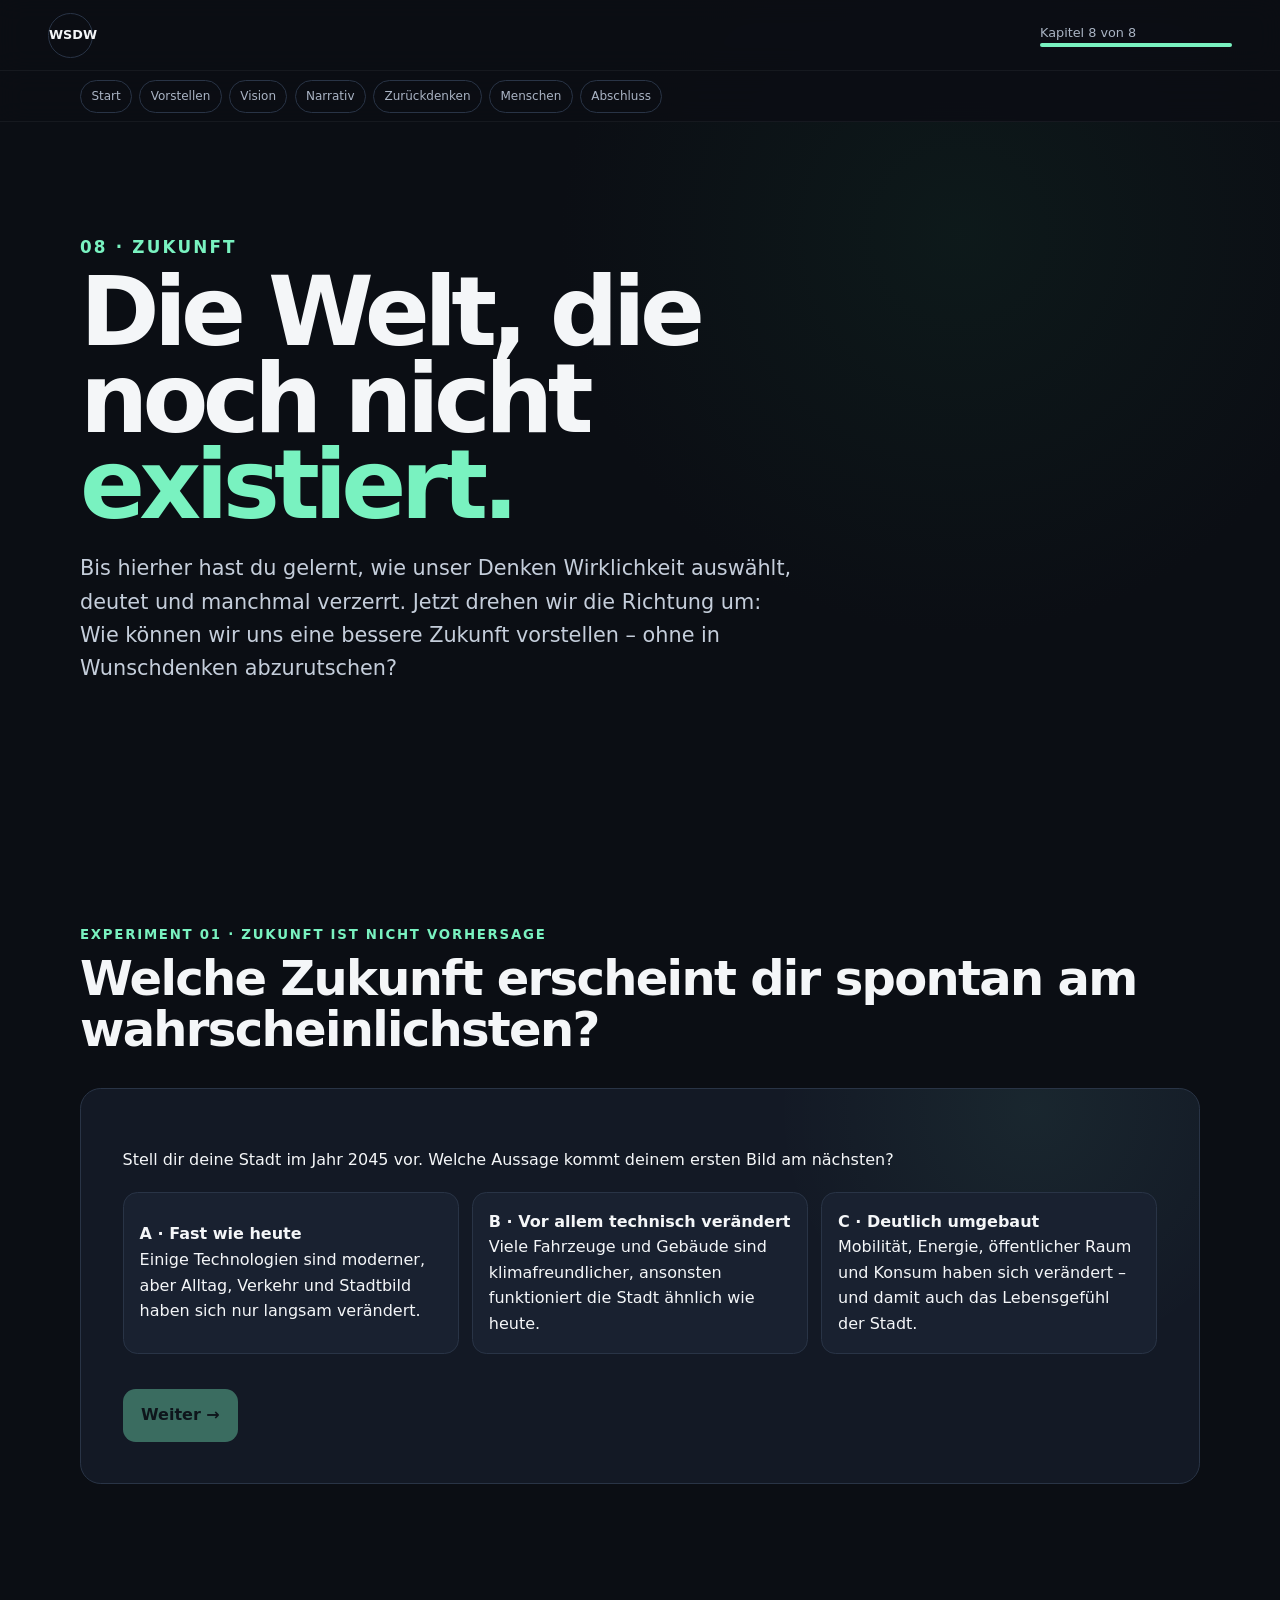
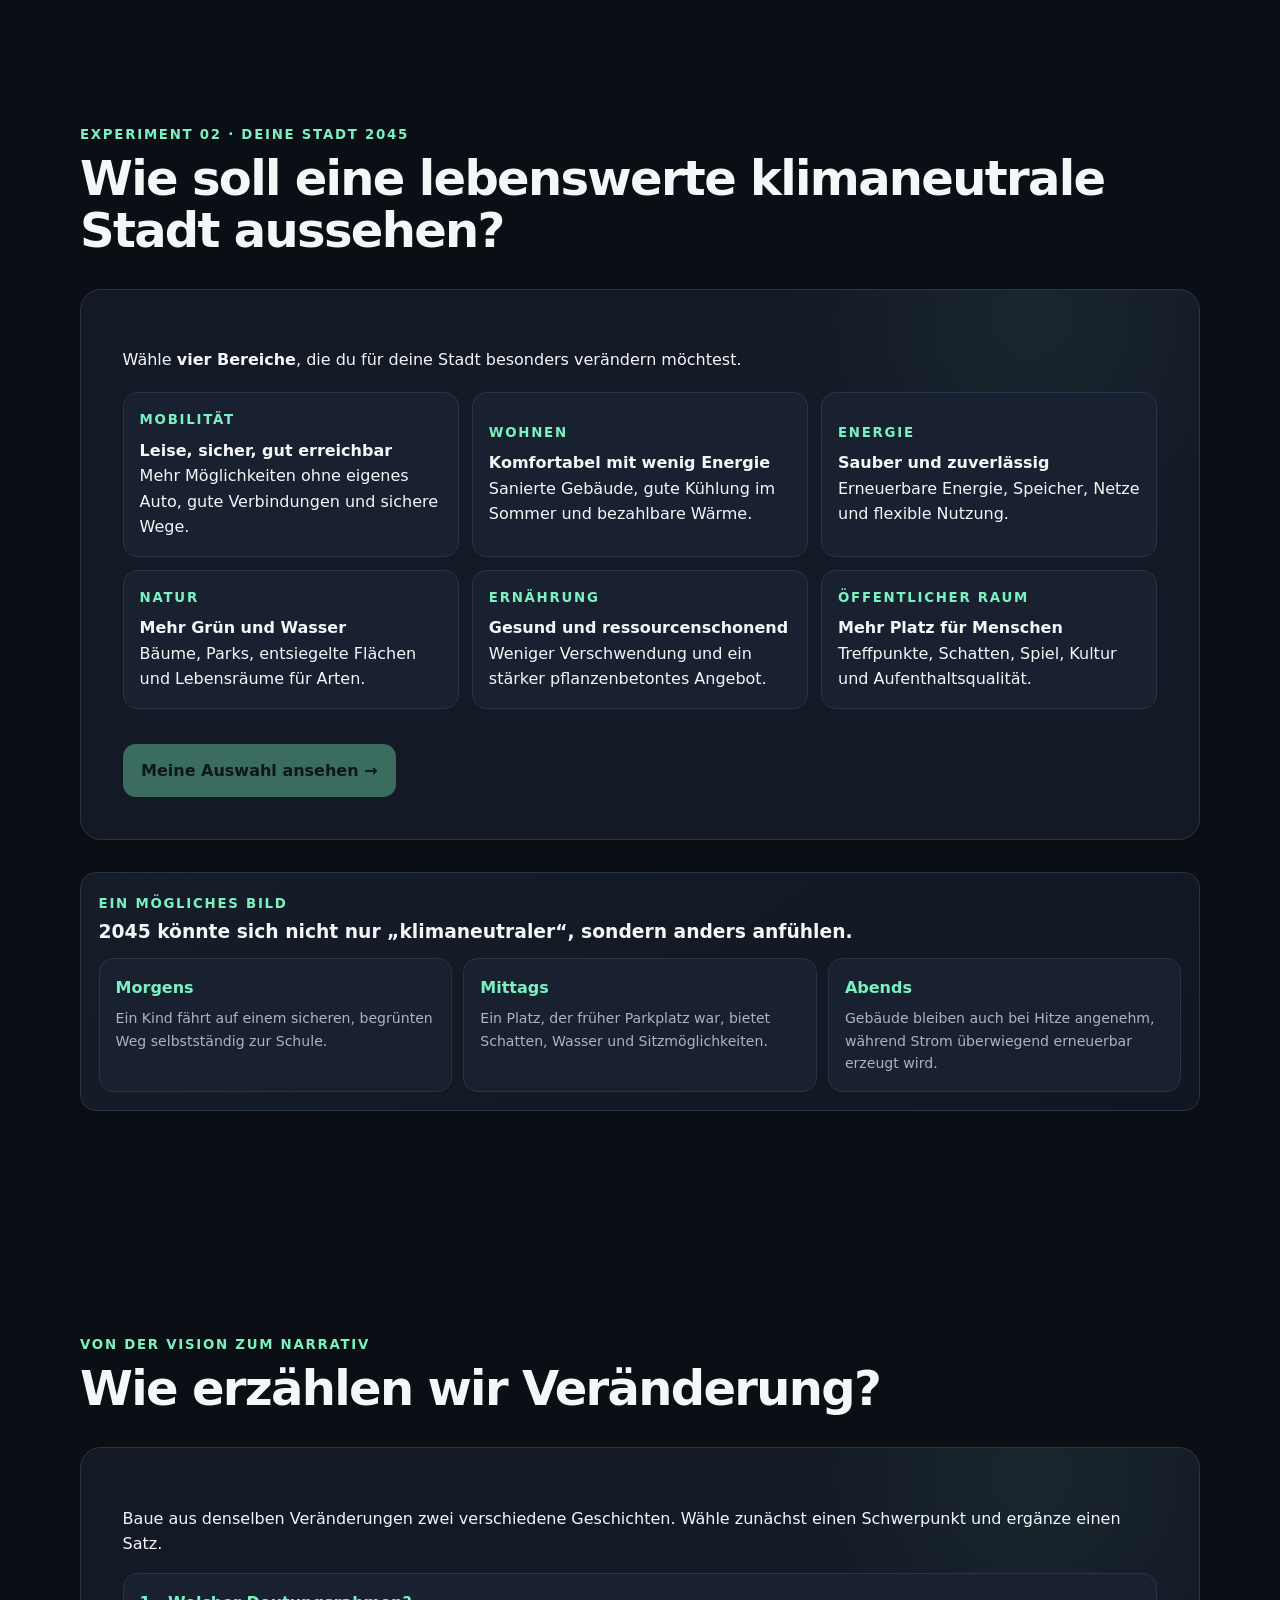
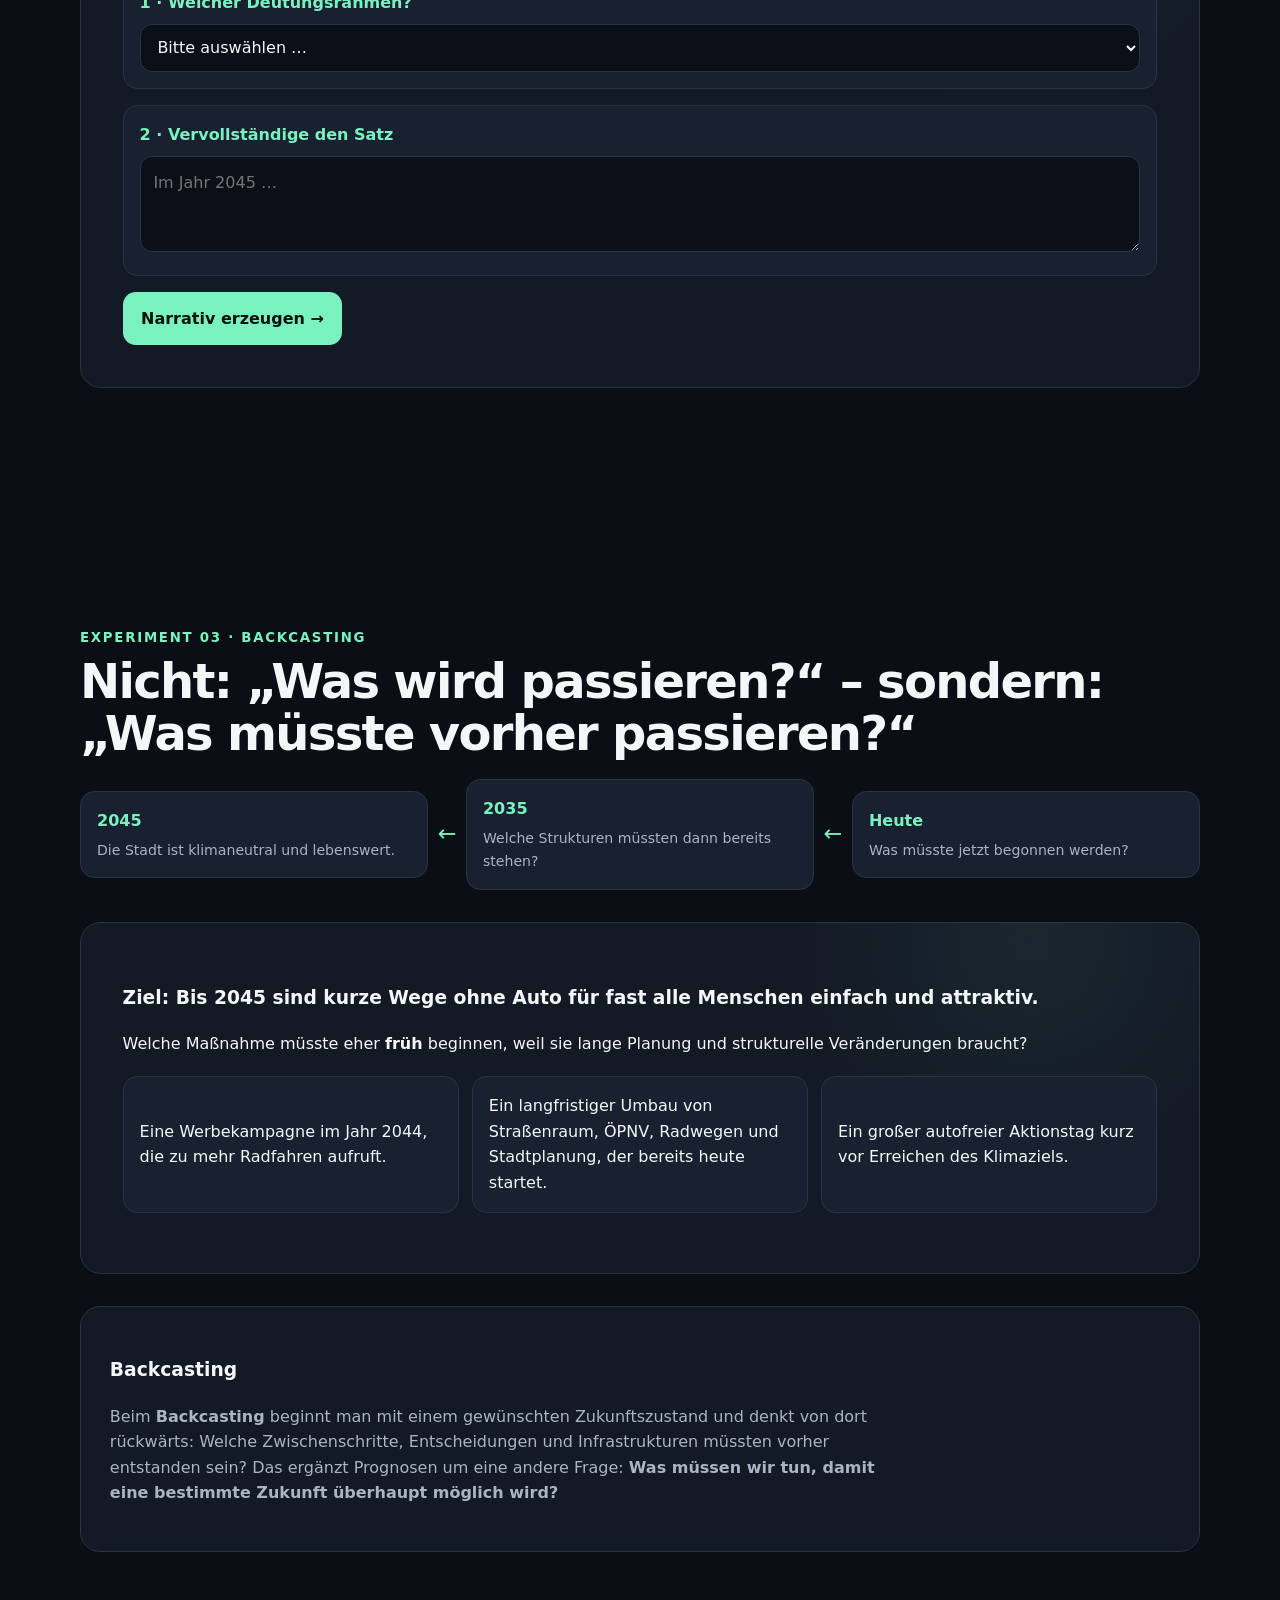
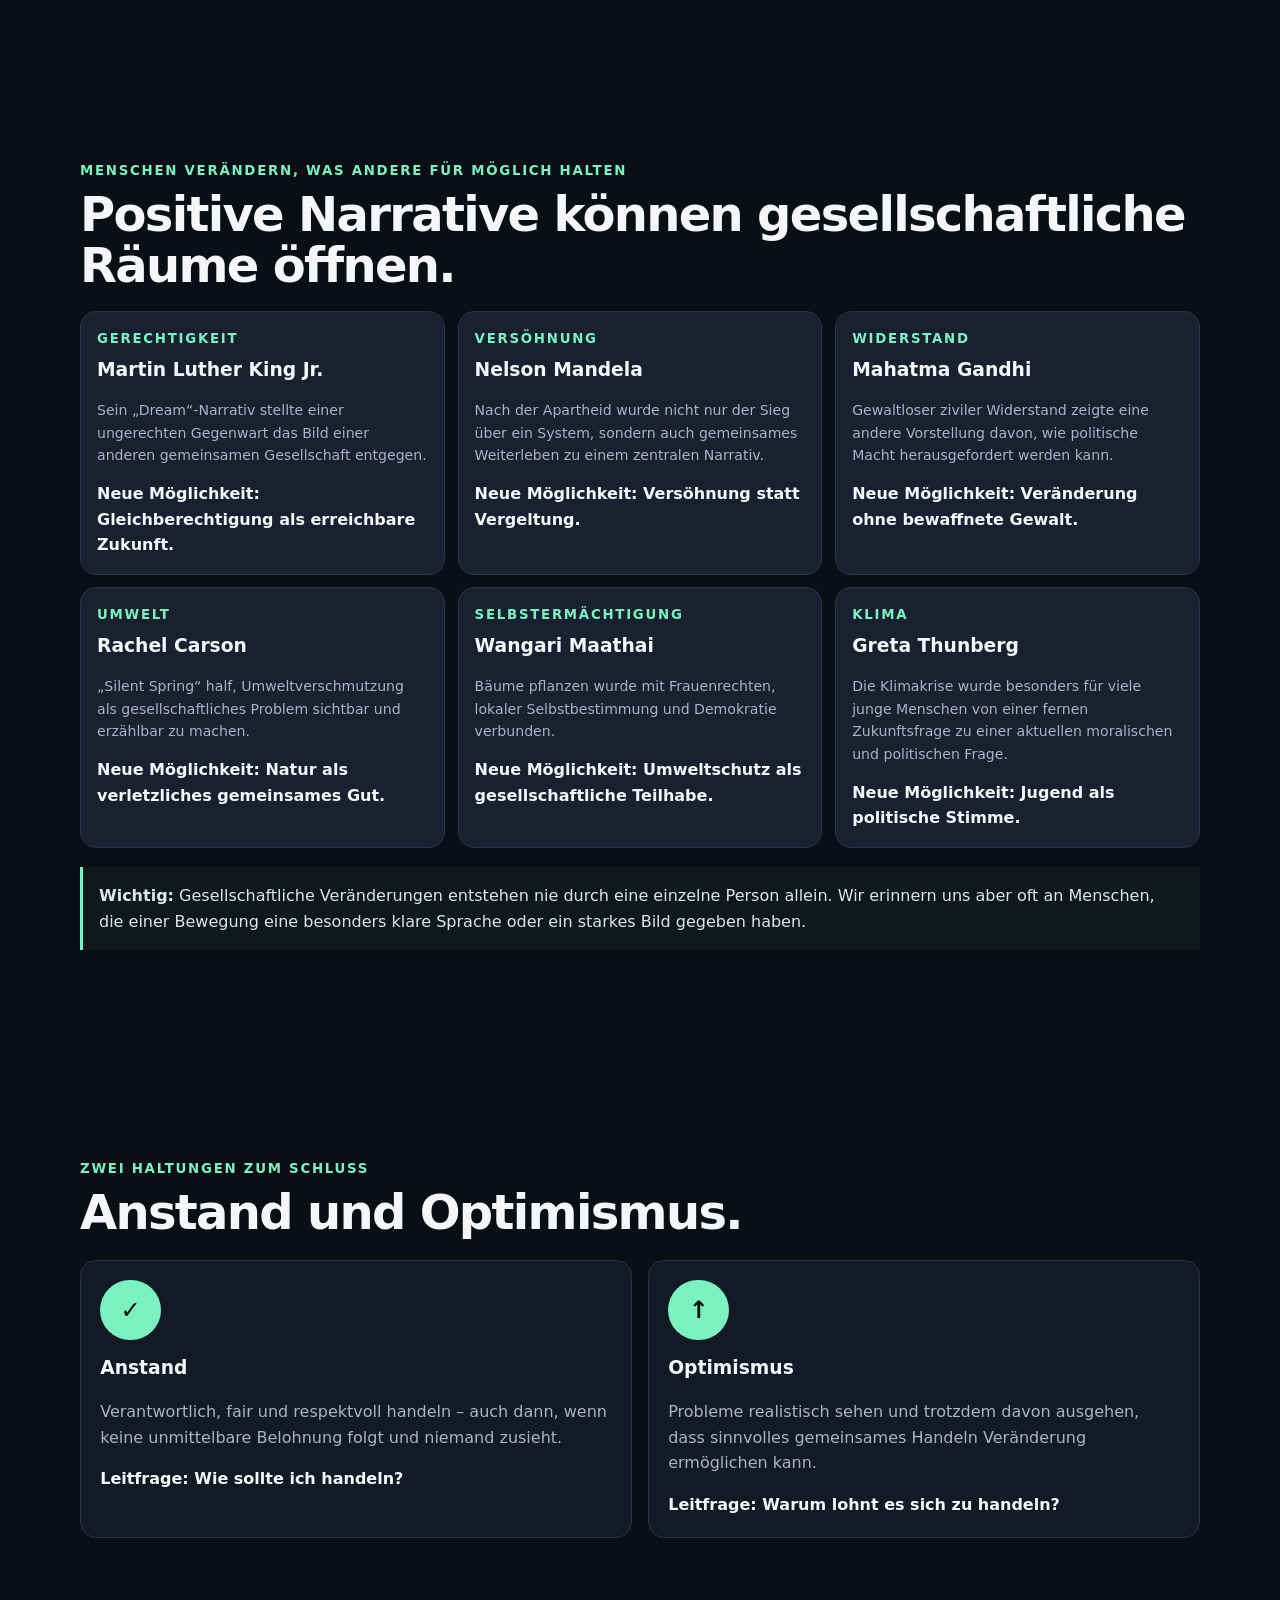
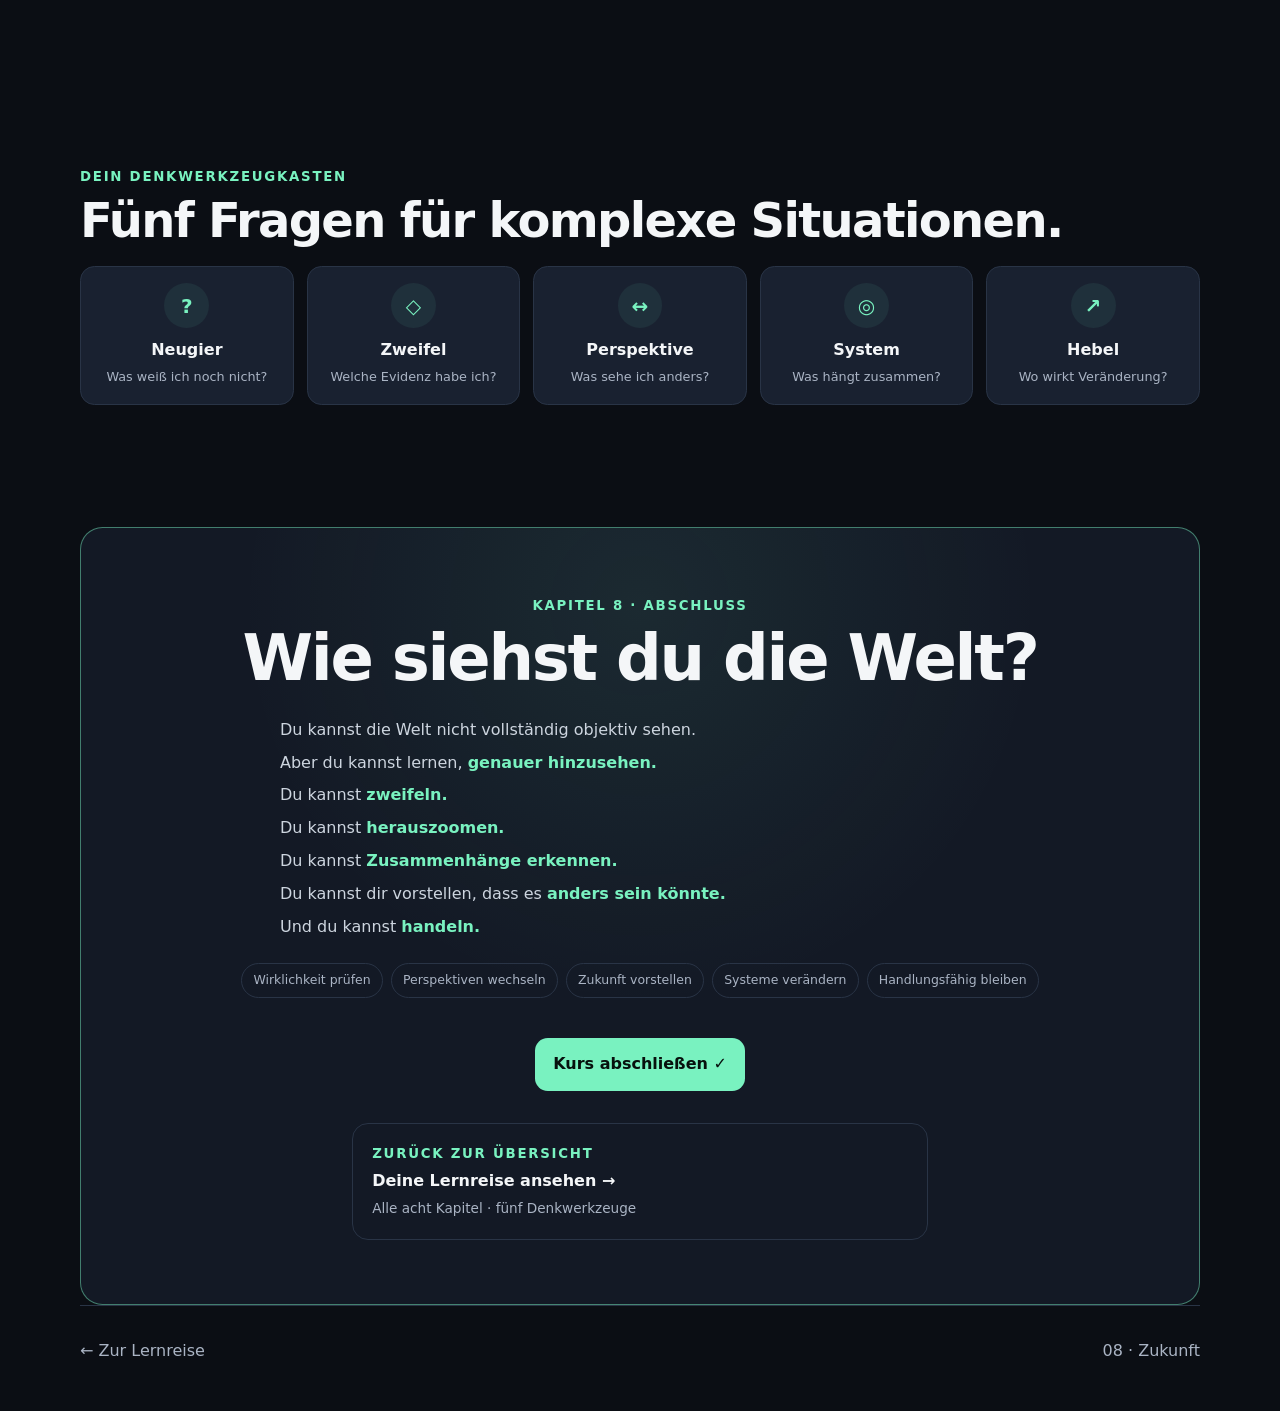
<file: 08-zukunft.html>
<!doctype html>
<html lang="de">
<head>
<meta charset="utf-8">
<meta name="viewport" content="width=device-width,initial-scale=1">
<meta name="theme-color" content="#0b0e14">
<title>08 · Die Welt, die noch nicht existiert</title>
<link rel="stylesheet" href="css/style.css">
<style>
.k8-nav{position:sticky;top:4.45rem;z-index:9;display:flex;gap:.45rem;overflow:auto;padding:.55rem max(4%,calc((100% - 70rem)/2));background:#0b0e14e8;backdrop-filter:blur(12px);border-bottom:1px solid #ffffff0d;scrollbar-width:none}
.k8-nav a{white-space:nowrap;padding:.35rem .65rem;border:1px solid var(--line);border-radius:99rem;color:var(--mut);font-size:.75rem}
.k8-nav a:hover{color:var(--txt);border-color:var(--a)}
.k8-label{font-size:clamp(.88rem,1.6vw,1.05rem)}
.k8-reveal{display:none;margin-top:1.4rem}.k8-reveal.on{display:block}.k8-action:disabled{opacity:.38;cursor:not-allowed}

.future-grid,.vision-grid,.backcast-grid,.people-grid,.final-tools{display:grid;gap:.8rem;margin:1.2rem 0}
.future-grid{grid-template-columns:repeat(3,1fr)}
.future-grid button,.vision-grid button,.backcast-grid button{
  padding:1rem;background:var(--s2);border:1px solid var(--line);border-radius:.9rem;color:var(--txt);font:inherit;text-align:left;cursor:pointer
}
.future-grid button:hover,.future-grid button:focus-visible,.vision-grid button:hover,.vision-grid button:focus-visible,.backcast-grid button:hover,.backcast-grid button:focus-visible{outline:none;border-color:var(--a)}
.future-grid button.selected,.vision-grid button.selected,.backcast-grid button.selected{border-color:var(--a);background:#79f2c012}

.city-card{padding:1.1rem;background:linear-gradient(145deg,#151d29,#111722);border:1px solid var(--line);border-radius:1rem;margin:1rem 0}
.city-card h3{margin:.1rem 0 .7rem}
.city-scenes{display:grid;grid-template-columns:repeat(3,1fr);gap:.7rem}
.city-scenes article{padding:1rem;background:var(--s2);border:1px solid var(--line);border-radius:.9rem}
.city-scenes b{display:block;color:var(--a);margin-bottom:.4rem}
.city-scenes p{color:var(--mut);font-size:.88rem;margin:0}

.vision-grid{grid-template-columns:repeat(3,1fr)}
.vision-grid button{min-height:8rem}
.vision-grid small{display:block;margin-bottom:.45rem}
.vision-summary{display:none;padding:1rem;border-left:.22rem solid var(--a);background:#79f2c009;margin-top:1rem}.vision-summary.on{display:block}

.narrative-builder{display:grid;gap:1rem}
.builder-row{padding:1rem;background:var(--s2);border:1px solid var(--line);border-radius:.9rem}
.builder-row label{display:block;color:var(--a);font-weight:800;margin-bottom:.5rem}
.builder-row select,.builder-row textarea{width:100%;background:#0b1018;color:var(--txt);border:1px solid var(--line);border-radius:.75rem;padding:.8rem;font:inherit}
.builder-row textarea{min-height:6rem;resize:vertical}
.narrative-output{display:none;margin-top:1.2rem;padding:1rem;border:1px solid #79f2c077;border-radius:1rem;background:#79f2c008}
.narrative-output.on{display:block}
.narrative-output h3{margin:.1rem 0 .7rem}

.backcast-line{display:grid;grid-template-columns:1fr auto 1fr auto 1fr;gap:.6rem;align-items:center;margin:1.2rem 0}
.backcast-line article{padding:1rem;background:var(--s2);border:1px solid var(--line);border-radius:.9rem}
.backcast-line>span{color:var(--a);font-size:1.4rem}
.backcast-line b{display:block;color:var(--a);margin-bottom:.35rem}
.backcast-line p{color:var(--mut);font-size:.88rem;margin:0}
.backcast-grid{grid-template-columns:repeat(3,1fr)}
.backcast-feedback{display:none;margin-top:1rem;padding:1rem;border-left:.22rem solid var(--a);background:#79f2c009}.backcast-feedback.on{display:block}

.people-grid{grid-template-columns:repeat(3,1fr)}
.person-card{padding:1rem;background:var(--s2);border:1px solid var(--line);border-radius:1rem}
.person-card small{display:block;margin-bottom:.35rem}
.person-card h3{margin:.1rem 0 .5rem}
.person-card p{color:var(--mut);font-size:.88rem}
.person-card strong{color:var(--txt)}

.ethics-pair{display:grid;grid-template-columns:1fr 1fr;gap:1rem;margin:1.3rem 0}
.ethics-card{padding:1.2rem;background:var(--s);border:1px solid var(--line);border-radius:1rem}
.ethics-card>b{display:grid;place-items:center;width:3.8rem;aspect-ratio:1;border-radius:50%;background:var(--a);color:#07110d;font-size:1.5rem;margin-bottom:.8rem}
.ethics-card h3{margin:.1rem 0 .5rem}
.ethics-card p{color:var(--mut)}

.final-tools{grid-template-columns:repeat(5,1fr)}
.final-tools article{padding:1rem;background:var(--s2);border:1px solid var(--line);border-radius:.9rem;text-align:center}
.final-tools b{display:grid;place-items:center;width:2.8rem;aspect-ratio:1;border-radius:50%;background:#79f2c012;color:var(--a);margin:0 auto .55rem;font-size:1.25rem}
.final-tools strong{display:block}
.final-tools span{color:var(--mut);font-size:.8rem}

.closing{padding:clamp(2rem,5vw,4rem);border:1px solid #79f2c077;border-radius:1.4rem;background:radial-gradient(circle at 50% 10%,#79f2c014,transparent 25rem),var(--s);text-align:center}
.closing h2{font-size:clamp(2rem,5vw,4rem)}
.closing-lines{max-width:45rem;margin:1.5rem auto;text-align:left}
.closing-lines p{margin:.45rem 0;color:#cdd5df}
.closing-lines strong{color:var(--a)}

@media(max-width:55rem){.future-grid,.vision-grid,.people-grid,.final-tools{grid-template-columns:repeat(2,1fr)}}
@media(max-width:40rem){
 .k8-nav{top:4.4rem}
 .future-grid,.vision-grid,.people-grid,.final-tools,.ethics-pair,.backcast-grid{grid-template-columns:1fr}
 .city-scenes{grid-template-columns:1fr}
 .backcast-line{grid-template-columns:1fr}.backcast-line>span{text-align:center;transform:rotate(90deg)}
}
</style>
</head>

<body>
<header>
  <a href="index.html" class="logo">WSDW</a>
  <div class="head-progress"><span>Kapitel 8 von 8</span><div class="bar"><i style="width:100%"></i></div></div>
</header>

<nav class="k8-nav" aria-label="Kapitelabschnitte">
  <a href="#start">Start</a>
  <a href="#vorstellen">Vorstellen</a>
  <a href="#vision">Vision</a>
  <a href="#narrativ">Narrativ</a>
  <a href="#zurueckdenken">Zurückdenken</a>
  <a href="#menschen">Menschen</a>
  <a href="#abschluss">Abschluss</a>
</nav>

<main>
<section class="lessonhero" id="start">
  <small class="k8-label">08 · ZUKUNFT</small>
  <h1>Die Welt, die noch nicht <em>existiert.</em></h1>
  <p>Bis hierher hast du gelernt, wie unser Denken Wirklichkeit auswählt, deutet und manchmal verzerrt. Jetzt drehen wir die Richtung um: Wie können wir uns eine bessere Zukunft vorstellen – ohne in Wunschdenken abzurutschen?</p>
</section>

<section id="vorstellen">
  <small>EXPERIMENT 01 · ZUKUNFT IST NICHT VORHERSAGE</small>
  <h2>Welche Zukunft erscheint dir spontan am wahrscheinlichsten?</h2>

  <article class="experiment" id="futureExp">
    <p>Stell dir deine Stadt im Jahr 2045 vor. Welche Aussage kommt deinem ersten Bild am nächsten?</p>
    <div class="future-grid">
      <button data-kind="same"><strong>A · Fast wie heute</strong><br>Einige Technologien sind moderner, aber Alltag, Verkehr und Stadtbild haben sich nur langsam verändert.</button>
      <button data-kind="tech"><strong>B · Vor allem technisch verändert</strong><br>Viele Fahrzeuge und Gebäude sind klimafreundlicher, ansonsten funktioniert die Stadt ähnlich wie heute.</button>
      <button data-kind="transform"><strong>C · Deutlich umgebaut</strong><br>Mobilität, Energie, öffentlicher Raum und Konsum haben sich verändert – und damit auch das Lebensgefühl der Stadt.</button>
    </div>
    <button class="btn k8-action" disabled>Weiter →</button>

    <div class="k8-reveal">
      <p class="tag">AUFLÖSUNG</p>
      <h3>Keine dieser Antworten ist eine Vorhersage.</h3>
      <p>Zukunft ist nicht etwas, das wir einfach „richtig erraten“. Unsere Vorstellungen hängen davon ab, welche Entwicklungen wir für möglich halten – und genau das beeinflusst wiederum, welche Veränderungen wir unterstützen oder anstoßen.</p>
      <blockquote><b>Merksatz:</b> Eine Zukunftsvorstellung ist keine Prognose. Sie kann aber ein Ausgangspunkt für Handeln sein.</blockquote>
    </div>
  </article>
</section>

<section id="vision">
  <small>EXPERIMENT 02 · DEINE STADT 2045</small>
  <h2>Wie soll eine lebenswerte klimaneutrale Stadt aussehen?</h2>

  <article class="experiment" id="visionExp">
    <p>Wähle <strong>vier Bereiche</strong>, die du für deine Stadt besonders verändern möchtest.</p>

    <div class="vision-grid">
      <button data-topic="Mobilität"><small>MOBILITÄT</small><strong>Leise, sicher, gut erreichbar</strong><br>Mehr Möglichkeiten ohne eigenes Auto, gute Verbindungen und sichere Wege.</button>
      <button data-topic="Wohnen"><small>WOHNEN</small><strong>Komfortabel mit wenig Energie</strong><br>Sanierte Gebäude, gute Kühlung im Sommer und bezahlbare Wärme.</button>
      <button data-topic="Energie"><small>ENERGIE</small><strong>Sauber und zuverlässig</strong><br>Erneuerbare Energie, Speicher, Netze und flexible Nutzung.</button>
      <button data-topic="Natur"><small>NATUR</small><strong>Mehr Grün und Wasser</strong><br>Bäume, Parks, entsiegelte Flächen und Lebensräume für Arten.</button>
      <button data-topic="Ernährung"><small>ERNÄHRUNG</small><strong>Gesund und ressourcenschonend</strong><br>Weniger Verschwendung und ein stärker pflanzenbetontes Angebot.</button>
      <button data-topic="Öffentlicher Raum"><small>ÖFFENTLICHER RAUM</small><strong>Mehr Platz für Menschen</strong><br>Treffpunkte, Schatten, Spiel, Kultur und Aufenthaltsqualität.</button>
    </div>

    <button class="btn k8-action" disabled>Meine Auswahl ansehen →</button>

    <div class="vision-summary">
      <h3>Deine Vision hat vier Schwerpunkte:</h3>
      <p id="visionTopics"></p>
      <p>Eine Vision wird interessant, wenn sie nicht nur sagt, <em>was weg soll</em>, sondern beschreibt, <strong>wie ein besserer Zustand konkret aussehen könnte</strong>.</p>
    </div>
  </article>

  <div class="city-card">
    <small>EIN MÖGLICHES BILD</small>
    <h3>2045 könnte sich nicht nur „klimaneutraler“, sondern anders anfühlen.</h3>
    <div class="city-scenes">
      <article><b>Morgens</b><p>Ein Kind fährt auf einem sicheren, begrünten Weg selbstständig zur Schule.</p></article>
      <article><b>Mittags</b><p>Ein Platz, der früher Parkplatz war, bietet Schatten, Wasser und Sitzmöglichkeiten.</p></article>
      <article><b>Abends</b><p>Gebäude bleiben auch bei Hitze angenehm, während Strom überwiegend erneuerbar erzeugt wird.</p></article>
    </div>
  </div>
</section>

<section id="narrativ">
  <small>VON DER VISION ZUM NARRATIV</small>
  <h2>Wie erzählen wir Veränderung?</h2>

  <article class="experiment" id="narrativeBuilder">
    <p>Baue aus denselben Veränderungen zwei verschiedene Geschichten. Wähle zunächst einen Schwerpunkt und ergänze einen Satz.</p>

    <div class="narrative-builder">
      <div class="builder-row">
        <label for="frameSelect">1 · Welcher Deutungsrahmen?</label>
        <select id="frameSelect">
          <option value="">Bitte auswählen …</option>
          <option value="loss">Verlust: Was müssen wir aufgeben?</option>
          <option value="gain">Gewinn: Was können wir gewinnen?</option>
          <option value="modern">Modernisierung: Was wird besser funktionieren?</option>
        </select>
      </div>

      <div class="builder-row">
        <label for="futureSentence">2 · Vervollständige den Satz</label>
        <textarea id="futureSentence" placeholder="Im Jahr 2045 …"></textarea>
      </div>
    </div>

    <button class="btn" id="buildNarrative">Narrativ erzeugen →</button>

    <div class="narrative-output" id="narrativeOutput">
      <small>DEIN NARRATIV</small>
      <h3 id="narrativeTitle">–</h3>
      <p id="narrativeText"></p>
      <blockquote><b>Erinnerung aus Kapitel 2:</b> Ein Narrativ muss nicht falsch sein. Es wählt Fakten aus und verbindet sie zu einer Geschichte mit Bedeutung.</blockquote>
    </div>
  </article>
</section>

<section id="zurueckdenken">
  <small>EXPERIMENT 03 · BACKCASTING</small>
  <h2>Nicht: „Was wird passieren?“ – sondern: „Was müsste vorher passieren?“</h2>

  <div class="backcast-line">
    <article><b>2045</b><p>Die Stadt ist klimaneutral und lebenswert.</p></article>
    <span>←</span>
    <article><b>2035</b><p>Welche Strukturen müssten dann bereits stehen?</p></article>
    <span>←</span>
    <article><b>Heute</b><p>Was müsste jetzt begonnen werden?</p></article>
  </div>

  <article class="experiment" id="backcastExp">
    <h3>Ziel: Bis 2045 sind kurze Wege ohne Auto für fast alle Menschen einfach und attraktiv.</h3>
    <p>Welche Maßnahme müsste eher <strong>früh</strong> beginnen, weil sie lange Planung und strukturelle Veränderungen braucht?</p>

    <div class="backcast-grid">
      <button data-kind="late">Eine Werbekampagne im Jahr 2044, die zu mehr Radfahren aufruft.</button>
      <button data-kind="early">Ein langfristiger Umbau von Straßenraum, ÖPNV, Radwegen und Stadtplanung, der bereits heute startet.</button>
      <button data-kind="late">Ein großer autofreier Aktionstag kurz vor Erreichen des Klimaziels.</button>
    </div>

    <div class="backcast-feedback" id="backcastFeedback"></div>
  </article>

  <article class="panel">
    <h3>Backcasting</h3>
    <p>Beim <strong>Backcasting</strong> beginnt man mit einem gewünschten Zukunftszustand und denkt von dort rückwärts: Welche Zwischenschritte, Entscheidungen und Infrastrukturen müssten vorher entstanden sein? Das ergänzt Prognosen um eine andere Frage: <strong>Was müssen wir tun, damit eine bestimmte Zukunft überhaupt möglich wird?</strong></p>
  </article>
</section>

<section id="menschen">
  <small>MENSCHEN VERÄNDERN, WAS ANDERE FÜR MÖGLICH HALTEN</small>
  <h2>Positive Narrative können gesellschaftliche Räume öffnen.</h2>

  <div class="people-grid">
    <article class="person-card"><small>GERECHTIGKEIT</small><h3>Martin Luther King Jr.</h3><p>Sein „Dream“-Narrativ stellte einer ungerechten Gegenwart das Bild einer anderen gemeinsamen Gesellschaft entgegen.</p><strong>Neue Möglichkeit: Gleichberechtigung als erreichbare Zukunft.</strong></article>
    <article class="person-card"><small>VERSÖHNUNG</small><h3>Nelson Mandela</h3><p>Nach der Apartheid wurde nicht nur der Sieg über ein System, sondern auch gemeinsames Weiterleben zu einem zentralen Narrativ.</p><strong>Neue Möglichkeit: Versöhnung statt Vergeltung.</strong></article>
    <article class="person-card"><small>WIDERSTAND</small><h3>Mahatma Gandhi</h3><p>Gewaltloser ziviler Widerstand zeigte eine andere Vorstellung davon, wie politische Macht herausgefordert werden kann.</p><strong>Neue Möglichkeit: Veränderung ohne bewaffnete Gewalt.</strong></article>
    <article class="person-card"><small>UMWELT</small><h3>Rachel Carson</h3><p>„Silent Spring“ half, Umweltverschmutzung als gesellschaftliches Problem sichtbar und erzählbar zu machen.</p><strong>Neue Möglichkeit: Natur als verletzliches gemeinsames Gut.</strong></article>
    <article class="person-card"><small>SELBSTERMÄCHTIGUNG</small><h3>Wangari Maathai</h3><p>Bäume pflanzen wurde mit Frauenrechten, lokaler Selbstbestimmung und Demokratie verbunden.</p><strong>Neue Möglichkeit: Umweltschutz als gesellschaftliche Teilhabe.</strong></article>
    <article class="person-card"><small>KLIMA</small><h3>Greta Thunberg</h3><p>Die Klimakrise wurde besonders für viele junge Menschen von einer fernen Zukunftsfrage zu einer aktuellen moralischen und politischen Frage.</p><strong>Neue Möglichkeit: Jugend als politische Stimme.</strong></article>
  </div>

  <blockquote><b>Wichtig:</b> Gesellschaftliche Veränderungen entstehen nie durch eine einzelne Person allein. Wir erinnern uns aber oft an Menschen, die einer Bewegung eine besonders klare Sprache oder ein starkes Bild gegeben haben.</blockquote>
</section>

<section>
  <small>ZWEI HALTUNGEN ZUM SCHLUSS</small>
  <h2>Anstand und Optimismus.</h2>

  <div class="ethics-pair">
    <article class="ethics-card">
      <b>✓</b>
      <h3>Anstand</h3>
      <p>Verantwortlich, fair und respektvoll handeln – auch dann, wenn keine unmittelbare Belohnung folgt und niemand zusieht.</p>
      <strong>Leitfrage: Wie sollte ich handeln?</strong>
    </article>

    <article class="ethics-card">
      <b>↑</b>
      <h3>Optimismus</h3>
      <p>Probleme realistisch sehen und trotzdem davon ausgehen, dass sinnvolles gemeinsames Handeln Veränderung ermöglichen kann.</p>
      <strong>Leitfrage: Warum lohnt es sich zu handeln?</strong>
    </article>
  </div>
</section>

<section>
  <small>DEIN DENKWERKZEUGKASTEN</small>
  <h2>Fünf Fragen für komplexe Situationen.</h2>

  <div class="final-tools">
    <article><b>?</b><strong>Neugier</strong><span>Was weiß ich noch nicht?</span></article>
    <article><b>◇</b><strong>Zweifel</strong><span>Welche Evidenz habe ich?</span></article>
    <article><b>↔</b><strong>Perspektive</strong><span>Was sehe ich anders?</span></article>
    <article><b>◎</b><strong>System</strong><span>Was hängt zusammen?</span></article>
    <article><b>↗</b><strong>Hebel</strong><span>Wo wirkt Veränderung?</span></article>
  </div>
</section>

<section class="closing" id="abschluss">
  <small>KAPITEL 8 · ABSCHLUSS</small>
  <h2>Wie siehst du die Welt?</h2>

  <div class="closing-lines">
    <p>Du kannst die Welt nicht vollständig objektiv sehen.</p>
    <p>Aber du kannst lernen, <strong>genauer hinzusehen.</strong></p>
    <p>Du kannst <strong>zweifeln.</strong></p>
    <p>Du kannst <strong>herauszoomen.</strong></p>
    <p>Du kannst <strong>Zusammenhänge erkennen.</strong></p>
    <p>Du kannst dir vorstellen, dass es <strong>anders sein könnte.</strong></p>
    <p>Und du kannst <strong>handeln.</strong></p>
  </div>

  <div class="takeaways">
    <span>Wirklichkeit prüfen</span>
    <span>Perspektiven wechseln</span>
    <span>Zukunft vorstellen</span>
    <span>Systeme verändern</span>
    <span>Handlungsfähig bleiben</span>
  </div>

  <button class="btn" id="done8">Kurs abschließen ✓</button>

  <a class="next" href="index.html">
    <small>ZURÜCK ZUR ÜBERSICHT</small>
    <strong>Deine Lernreise ansehen →</strong>
    <span>Alle acht Kapitel · fünf Denkwerkzeuge</span>
  </a>
</section>
</main>

<footer><a href="index.html">← Zur Lernreise</a><span>08 · Zukunft</span></footer>

<script src="js/script.js"></script>
<script>
document.addEventListener("DOMContentLoaded",()=>{

  // Zukunftsvorstellung
  const future=document.querySelector("#futureExp");
  if(future){
    const bs=[...future.querySelectorAll(".future-grid button")];
    const action=future.querySelector(".k8-action");
    bs.forEach(b=>b.addEventListener("click",()=>{
      bs.forEach(x=>x.classList.remove("selected"));b.classList.add("selected");action.disabled=false;
    }));
    action.addEventListener("click",()=>{
      future.querySelector(".k8-reveal").classList.add("on");action.style.display="none";
    });
  }

  // Vision: genau vier Bereiche
  const vision=document.querySelector("#visionExp");
  if(vision){
    const bs=[...vision.querySelectorAll(".vision-grid button")];
    const action=vision.querySelector(".k8-action");
    const sync=()=>{action.disabled=bs.filter(x=>x.classList.contains("selected")).length!==4};
    bs.forEach(b=>b.addEventListener("click",()=>{
      if(!b.classList.contains("selected") && bs.filter(x=>x.classList.contains("selected")).length>=4)return;
      b.classList.toggle("selected");sync();
    }));
    action.addEventListener("click",()=>{
      const topics=bs.filter(x=>x.classList.contains("selected")).map(x=>x.dataset.topic);
      vision.querySelector("#visionTopics").innerHTML="<strong>"+topics.join(" · ")+"</strong>";
      vision.querySelector(".vision-summary").classList.add("on");action.style.display="none";
    });
  }

  // Narrativ bauen
  const builder=document.querySelector("#narrativeBuilder");
  if(builder){
    const select=builder.querySelector("#frameSelect");
    const text=builder.querySelector("#futureSentence");
    builder.querySelector("#buildNarrative").addEventListener("click",()=>{
      if(!select.value){select.focus();return}
      if(!text.value.trim()){text.focus();return}
      const titles={
        loss:"Narrativ: Veränderung als Verzicht",
        gain:"Narrativ: Veränderung als Gewinn",
        modern:"Narrativ: Veränderung als Modernisierung"
      };
      builder.querySelector("#narrativeTitle").textContent=titles[select.value];
      builder.querySelector("#narrativeText").textContent=text.value.trim();
      builder.querySelector("#narrativeOutput").classList.add("on");
    });
  }

  // Backcasting
  const back=document.querySelector("#backcastExp");
  if(back){
    const feedback=back.querySelector("#backcastFeedback");
    back.querySelectorAll(".backcast-grid button").forEach(b=>b.addEventListener("click",()=>{
      back.querySelectorAll(".backcast-grid button").forEach(x=>x.classList.remove("selected"));
      b.classList.add("selected");
      if(b.dataset.kind==="early"){
        feedback.innerHTML="<strong>Genau.</strong> Infrastruktur und Stadtplanung brauchen Jahre oder Jahrzehnte. Wer von einem Zielzustand rückwärts denkt, erkennt deshalb leichter, welche Entscheidungen früh beginnen müssen.";
      }else{
        feedback.innerHTML="<strong>Das kann unterstützend wirken,</strong> verändert aber die strukturellen Bedingungen zu spät oder nur kurzfristig. Backcasting richtet den Blick besonders auf Schritte, die lange Vorläufe haben.";
      }
      feedback.classList.add("on");
    }));
  }

  // Fortschritt
  const done=document.querySelector("#done8");
  if(done){
    const current=JSON.parse(localStorage.getItem("wsdwDone")||"[]");
    if(current.includes(8))done.textContent="Kurs abgeschlossen ✓";
    done.addEventListener("click",()=>{
      const set=new Set(JSON.parse(localStorage.getItem("wsdwDone")||"[]"));
      set.add(8);localStorage.setItem("wsdwDone",JSON.stringify([...set]));
      done.textContent="Kurs abgeschlossen ✓";
    });
  }
});
</script>
</body>
</html>
</file>
<file: css/style.css>
:root{--bg:#0b0e14;--s:#131925;--s2:#192130;--line:#293446;--txt:#f4f6f8;--mut:#aab4c4;--a:#79f2c0;--a2:#9db8ff;--max:70rem}*{box-sizing:border-box}html{scroll-behavior:smooth;scroll-padding-top:7rem}body{margin:0;background:radial-gradient(circle at 75% 3%,#12302755,transparent 25rem),var(--bg);color:var(--txt);font-family:Inter,system-ui,-apple-system,sans-serif;line-height:1.6}a{color:inherit;text-decoration:none}button,input{font:inherit}button{cursor:pointer}header{position:sticky;top:0;z-index:10;display:flex;justify-content:space-between;align-items:center;padding:.8rem clamp(1rem,4vw,3rem);background:#0b0e14e8;backdrop-filter:blur(12px);border-bottom:1px solid #ffffff0d;color:var(--mut);font-size:.8rem}.logo{display:grid;place-items:center;width:2.8rem;aspect-ratio:1;border:1px solid var(--line);border-radius:50%;font-weight:800;color:var(--txt)}.bar{width:clamp(6rem,18vw,12rem);height:.25rem;background:#222a38;border-radius:2rem;overflow:hidden}.bar i{display:block;height:100%;background:var(--a)}.section-nav{position:sticky;top:4.55rem;z-index:9;display:flex;gap:.45rem;overflow:auto;padding:.55rem max(4%,calc((100% - var(--max))/2));background:#0b0e14e8;backdrop-filter:blur(12px);border-bottom:1px solid #ffffff0d;scrollbar-width:none}.section-nav a{white-space:nowrap;padding:.35rem .65rem;border:1px solid var(--line);border-radius:99rem;color:var(--mut);font-size:.75rem}.section-nav a:hover{color:var(--txt);border-color:var(--a)}main,footer{width:min(92%,var(--max));margin:auto}section{padding:clamp(3.5rem,8vw,7rem) 0}.lessonhero{padding:clamp(4rem,9vw,7rem) 0}.lessonhero h1{font-size:clamp(3rem,8vw,6rem);line-height:.9;letter-spacing:-.06em;max-width:12ch;margin:.5rem 0 1.5rem}.lessonhero>p,.intro{font-size:clamp(1.05rem,2vw,1.3rem);color:#c5cedb;max-width:45rem}.chapter-meta{display:flex;flex-wrap:wrap;gap:.5rem;margin-top:1.5rem}.chapter-meta span,.takeaways span{padding:.4rem .7rem;border:1px solid var(--line);border-radius:99rem;color:var(--mut);font-size:.78rem}em{font-style:normal;color:var(--a)}small,.tag{color:var(--a);font-weight:800;letter-spacing:.13em;text-transform:uppercase}h2{font-size:clamp(1.7rem,4vw,3rem);line-height:1.08;letter-spacing:-.035em;margin:.4rem 0 1rem}.experiment{margin:clamp(1.2rem,3vw,2rem) 0;padding:clamp(1.2rem,4vw,2.6rem);background:radial-gradient(circle at 85% 5%,#79f2c010,transparent 16rem),var(--s);border:1px solid var(--line);border-radius:1.3rem}.exphead{display:flex;justify-content:space-between;gap:1rem;color:var(--mut);font-size:.72rem;margin-bottom:clamp(2rem,5vw,4rem)}.exphead span{letter-spacing:.1em}.step,.reveal,.confidence-quiz{display:none;max-width:48rem;margin:auto}.step.on,.reveal.on,.confidence-quiz.on{display:block}.step h3,.reveal h3,.confidence-intro h3{font-size:clamp(1.55rem,4vw,2.7rem);line-height:1.12;margin:.4rem 0 1rem}.step p,.reveal p,.confidence-intro p{color:var(--mut)}.choices{display:grid;grid-template-columns:repeat(2,1fr);gap:.8rem;margin-top:1.5rem}.choices.vertical{grid-template-columns:1fr}.choices.three{grid-template-columns:repeat(3,1fr)}.choice,.mini-choices button,.news{min-height:3.5rem;padding:.9rem;background:var(--s2);color:var(--txt);border:1px solid var(--line);border-radius:.85rem;font-weight:750;text-align:left}.choice:hover,.choice:focus-visible,.mini-choices button:hover,.mini-choices button:focus-visible,.news:hover,.news:focus-visible{outline:none;border-color:var(--a)}.btn{display:inline-block;border:0;border-radius:.8rem;background:var(--a);color:#07110d;padding:.85rem 1.15rem;font-weight:800;margin-top:1rem;min-height:2.9rem}.estimate{display:flex;gap:.8rem;align-items:center;margin:1.2rem 0}.estimate input{width:min(13rem,65%);padding:.8rem 1rem;background:#0b1018;color:var(--txt);border:1px solid var(--line);border-radius:.8rem;font-size:1.4rem}.term{display:flex;flex-wrap:wrap;align-items:baseline;justify-content:space-between;gap:.5rem;border-block:1px solid var(--line);padding:1rem 0;margin:1.5rem 0}.term strong{font-size:1.25rem;color:var(--a)}.term span{color:var(--mut);font-size:.85rem}blockquote{margin:1rem 0 0;padding:1rem;border-left:.2rem solid var(--a);background:#79f2c00b;color:#dfe7e4}.news-grid{display:grid;grid-template-columns:repeat(2,1fr);gap:1rem}.news{display:flex;min-height:9rem;flex-direction:column;justify-content:flex-end}.news:first-child{background:linear-gradient(#7a233622,#7a233622),var(--s2)}.news b{font-size:1.2rem}.news span{color:var(--mut);font-weight:500}.social-proof{padding:.7rem 1rem;background:#9db8ff0d;border:1px solid #9db8ff44;border-radius:.8rem}.lines{display:grid;gap:.7rem;margin:1.5rem 0}.lines div{display:grid;grid-template-columns:5rem 1fr;align-items:center;gap:1rem;color:var(--mut)}.lines i{display:block;width:var(--w);height:.25rem;background:var(--txt);border-radius:1rem}.confidence-intro{max-width:48rem;margin:auto}.confidence-quiz .q{padding:1.2rem 0;border-bottom:1px solid var(--line)}.mini-choices{display:flex;flex-wrap:wrap;gap:.5rem}.mini-choices button.selected{border-color:var(--a);background:#79f2c012}.q label{display:flex;align-items:center;gap:.7rem;margin-top:1rem;color:var(--mut)}.q input[type=range]{flex:1;accent-color:var(--a)}.q output{min-width:3rem;color:var(--txt)}.bridge>p,.map-section>p,.panel p,.end>p{color:var(--mut);max-width:48rem}.twocol{display:grid;grid-template-columns:repeat(2,1fr);gap:1rem;margin-top:2rem}.card,.panel{padding:clamp(1.2rem,3vw,1.8rem);background:var(--s);border:1px solid var(--line);border-radius:1.25rem}.card>b{color:var(--a)}.card p{color:var(--mut)}.note{font-size:.88rem}.biasmap{display:grid;gap:.7rem;margin-top:2rem}.biasmap article{display:grid;grid-template-columns:3rem minmax(9rem,.7fr) 1.5fr;align-items:center;gap:1rem;padding:1rem;border-bottom:1px solid var(--line)}.biasmap span{color:var(--a);font-weight:800}.biasmap h3{margin:0}.biasmap p{margin:0;color:var(--mut)}.biasmap b{color:var(--txt)}details{border-top:1px solid var(--line);padding-top:1rem}summary{color:var(--a);font-weight:800;cursor:pointer}.unlock{display:grid;grid-template-columns:auto 1fr;gap:1.2rem;align-items:center;padding:clamp(1.2rem,3vw,2rem);border:1px solid #79f2c077;border-radius:1.3rem;background:var(--s)}.unlock>b{display:grid;place-items:center;width:4rem;aspect-ratio:1;border-radius:50%;background:var(--a);color:#07110d;font-size:2rem}.unlock h2{margin:0}.unlock p{color:var(--mut);margin:.2rem 0}.end{text-align:center}.end>p{margin-inline:auto}.takeaways{display:flex;flex-wrap:wrap;justify-content:center;gap:.5rem;margin:1.5rem 0}.next{display:flex;flex-direction:column;gap:.25rem;max-width:36rem;margin:2rem auto 0;padding:1.2rem;text-align:left;background:var(--s);border:1px solid var(--line);border-radius:1rem}.next span{color:var(--mut);font-size:.85rem}.disabled{opacity:.5;pointer-events:none}footer{padding:2rem 0 3rem;border-top:1px solid var(--line);color:var(--mut);display:flex;justify-content:space-between;gap:1rem}@media(max-width:40rem){.head-progress span{display:none}.section-nav{top:4.4rem}.choices,.news-grid,.twocol{grid-template-columns:1fr}.choices.three{grid-template-columns:repeat(3,1fr)}.biasmap article{grid-template-columns:2.5rem 1fr}.biasmap article p{grid-column:2}.experiment{padding:1.1rem}.exphead{margin-bottom:2.2rem}.toolgrid{gap:.35rem}footer{flex-direction:column}}@media(prefers-reduced-motion:reduce){*{scroll-behavior:auto!important;transition:none!important}}
/* V3 refinements */
.exphead { align-items:center; column-gap:1.25rem; }
.exphead small, .exphead span { display:block; }
.news b { margin-bottom:.45rem; }
.news span { display:block; line-height:1.45; }
.term { justify-content:flex-start; }
.term span { color:var(--a); font-size:1rem; }
.term strong { color:var(--a); font-size:1rem; }
.reveal-btn:disabled { opacity:.38; cursor:not-allowed; }
.lines i { width:100%; height:1.25rem; background:transparent; position:relative; }
.lines i u { display:block; height:.25rem; background:var(--txt); border-radius:1rem; position:absolute; left:0; top:50%; transform:translateY(-50%); text-decoration:none; }
@media(max-width:40rem){
  .exphead { flex-direction:column; align-items:flex-start; row-gap:.25rem; }
}
</file>
